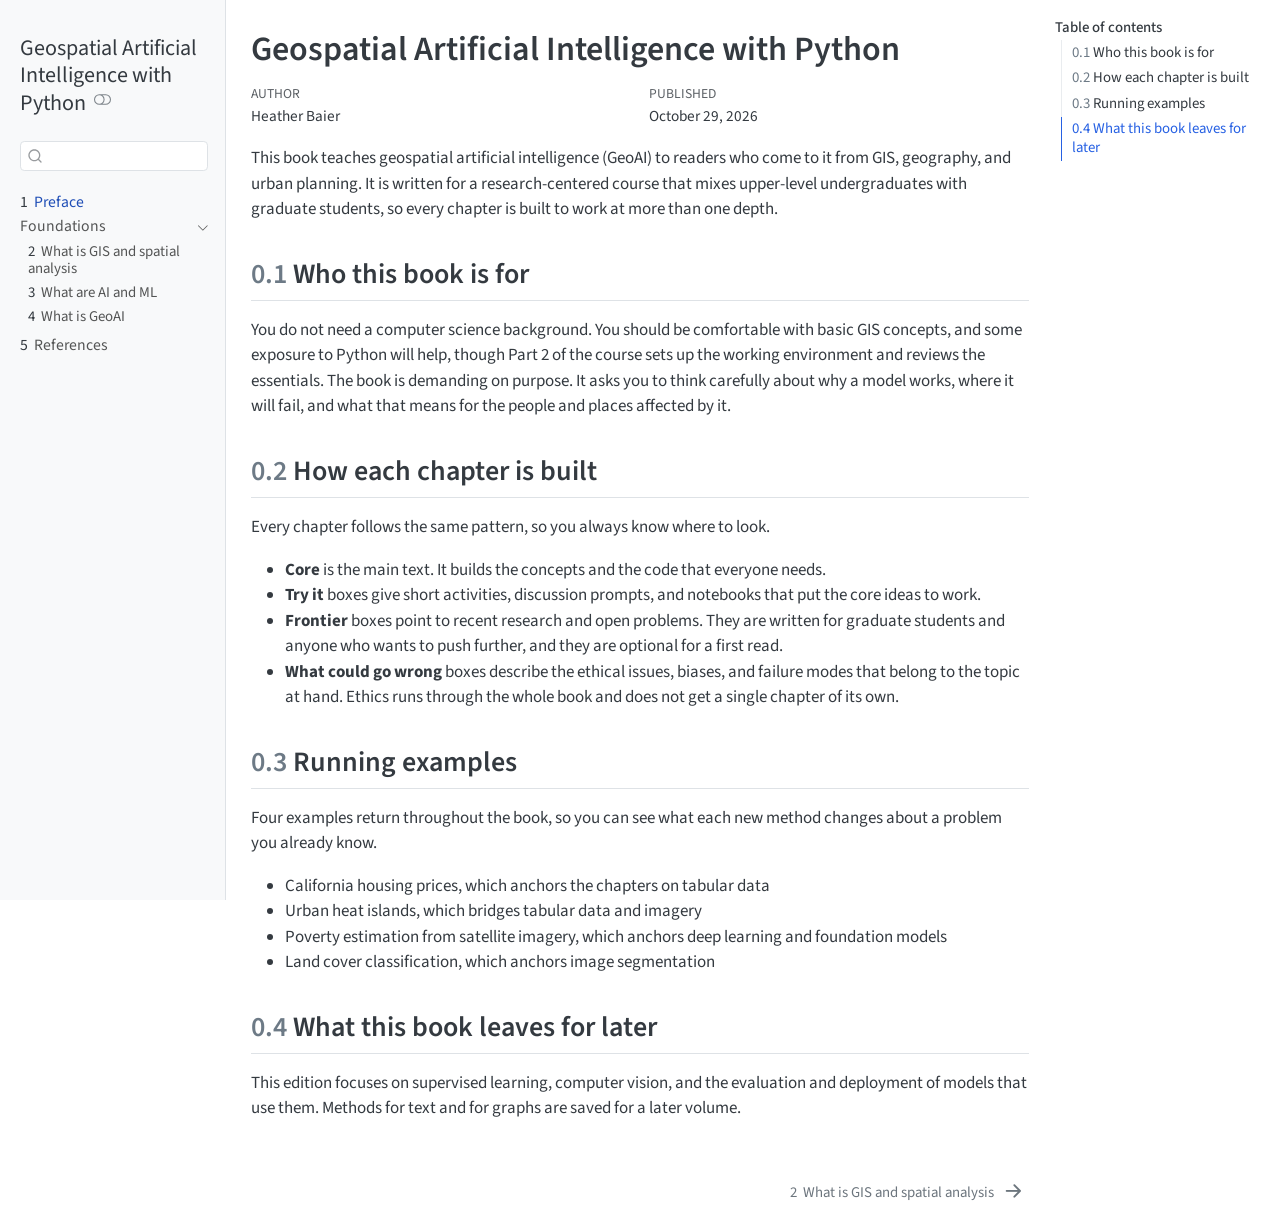
<file: _book/index.html>
<!DOCTYPE html>
<html xmlns="http://www.w3.org/1999/xhtml" lang="en" xml:lang="en"><head>

<meta charset="utf-8">
<meta name="generator" content="quarto-1.10.19">

<meta name="viewport" content="width=device-width, initial-scale=1.0, user-scalable=yes">

<meta name="author" content="Heather Baier">
<meta name="dcterms.date" content="2026-10-29">

<title>Geospatial Artificial Intelligence with Python</title>
<style>
/* Default styles provided by pandoc.
** See https://pandoc.org/MANUAL.html#variables-for-html for config info.
*/
span.smallcaps{font-variant: small-caps;}
div.columns{display: flex; gap: 1.5em;}
div.column{flex: auto;}
@media screen {
div.columns{gap: min(4vw, 1.5em);}
div.column{overflow-x: auto;}
}
div.hanging-indent{margin-left: 1.5em; text-indent: -1.5em;}
ul.task-list{list-style: none;}
ul.task-list li input[type="checkbox"] {
  width: 0.8em;
  margin: 0 0.8em 0.2em -1em; /* quarto-specific, see https://github.com/quarto-dev/quarto-cli/issues/4556 */ 
  vertical-align: middle;
}
</style>


<script src="site_libs/quarto-nav/quarto-nav.js"></script>
<script src="site_libs/quarto-nav/headroom.min.js"></script>
<script src="site_libs/clipboard/clipboard.min.js"></script>
<script src="site_libs/quarto-search/autocomplete.umd.js"></script>
<script src="site_libs/quarto-search/fuse.min.js"></script>
<script src="site_libs/quarto-search/quarto-search.js"></script>
<meta name="quarto:offset" content="./">
<link href="./chapters/01-gis-and-spatial-analysis.html" rel="next">
<script src="site_libs/quarto-html/quarto.js" type="module"></script>
<script src="site_libs/quarto-html/tabsets/tabsets.js" type="module"></script>
<script src="site_libs/quarto-html/popper.min.js"></script>
<script src="site_libs/quarto-html/tippy.umd.min.js"></script>
<script src="site_libs/quarto-html/anchor.min.js"></script>
<link href="site_libs/quarto-html/tippy.css" rel="stylesheet">
<link href="site_libs/quarto-html/quarto-syntax-highlighting-bf27225e3a48a9273f3daa8f8e829971.css" rel="stylesheet" class="quarto-color-scheme" id="quarto-text-highlighting-styles">
<link href="site_libs/quarto-html/quarto-syntax-highlighting-dark-b626d73c4c936ccc3cb08be7d45d1df6.css" rel="stylesheet" class="quarto-color-scheme quarto-color-alternate" id="quarto-text-highlighting-styles">
<link href="site_libs/quarto-html/quarto-syntax-highlighting-bf27225e3a48a9273f3daa8f8e829971.css" rel="stylesheet" class="quarto-color-scheme-extra" id="quarto-text-highlighting-styles">
<script src="site_libs/bootstrap/bootstrap.min.js"></script>
<link href="site_libs/bootstrap/bootstrap-icons.css" rel="stylesheet">
<link href="site_libs/bootstrap/bootstrap-1db9448bce04ad4a05f0a9edc4a645a2.min.css" rel="stylesheet" append-hash="true" class="quarto-color-scheme" id="quarto-bootstrap" data-mode="light">
<link href="site_libs/bootstrap/bootstrap-dark-49f6677da9a0bf211a4a6abd7e17085f.min.css" rel="stylesheet" append-hash="true" class="quarto-color-scheme quarto-color-alternate" id="quarto-bootstrap" data-mode="dark">
<link href="site_libs/bootstrap/bootstrap-1db9448bce04ad4a05f0a9edc4a645a2.min.css" rel="stylesheet" append-hash="true" class="quarto-color-scheme-extra" id="quarto-bootstrap" data-mode="light">
<script id="quarto-search-options" type="application/json">{
  "location": "sidebar",
  "copy-button": false,
  "collapse-after": 3,
  "panel-placement": "start",
  "type": "textbox",
  "limit": 50,
  "keyboard-shortcut": [
    "f",
    "/",
    "s"
  ],
  "show-item-context": false,
  "language": {
    "search-no-results-text": "No results",
    "search-matching-documents-text": "matching documents",
    "search-copy-link-title": "Copy link to search",
    "search-hide-matches-text": "Hide additional matches",
    "search-more-match-text": "more match in this document",
    "search-more-matches-text": "more matches in this document",
    "search-clear-button-title": "Clear",
    "search-text-placeholder": "",
    "search-detached-cancel-button-title": "Cancel",
    "search-submit-button-title": "Submit",
    "search-label": "Search"
  }
}</script>


</head>

<body class="nav-sidebar docked quarto-light"><script id="quarto-html-before-body" type="application/javascript">
    const toggleBodyColorMode = (bsSheetEl) => {
      const mode = bsSheetEl.getAttribute("data-mode");
      const bodyEl = window.document.querySelector("body");
      if (mode === "dark") {
        bodyEl.classList.add("quarto-dark");
        bodyEl.classList.remove("quarto-light");
      } else {
        bodyEl.classList.add("quarto-light");
        bodyEl.classList.remove("quarto-dark");
      }
    }
    const toggleBodyColorPrimary = () => {
      const bsSheetEl = window.document.querySelector("link#quarto-bootstrap:not([rel=disabled-stylesheet])");
      if (bsSheetEl) {
        toggleBodyColorMode(bsSheetEl);
      }
    }
    const setColorSchemeToggle = (alternate) => {
      const toggles = window.document.querySelectorAll('.quarto-color-scheme-toggle');
      for (let i=0; i < toggles.length; i++) {
        const toggle = toggles[i];
        if (toggle) {
          if (alternate) {
            toggle.classList.add("alternate");
          } else {
            toggle.classList.remove("alternate");
          }
        }
      }
    };
    const toggleColorMode = (alternate) => {
      // Switch the stylesheets
      const primaryStylesheets = window.document.querySelectorAll('link.quarto-color-scheme:not(.quarto-color-alternate)');
      const alternateStylesheets = window.document.querySelectorAll('link.quarto-color-scheme.quarto-color-alternate');
      manageTransitions('#quarto-margin-sidebar .nav-link', false);
      if (alternate) {
        // note: dark is layered on light, we don't disable primary!
        enableStylesheet(alternateStylesheets);
        for (const sheetNode of alternateStylesheets) {
          if (sheetNode.id === "quarto-bootstrap") {
            toggleBodyColorMode(sheetNode);
          }
        }
      } else {
        disableStylesheet(alternateStylesheets);
        enableStylesheet(primaryStylesheets)
        toggleBodyColorPrimary();
      }
      manageTransitions('#quarto-margin-sidebar .nav-link', true);
      // Switch the toggles
      setColorSchemeToggle(alternate)
      // Hack to workaround the fact that safari doesn't
      // properly recolor the scrollbar when toggling (#1455)
      if (navigator.userAgent.indexOf('Safari') > 0 && navigator.userAgent.indexOf('Chrome') == -1) {
        manageTransitions("body", false);
        window.scrollTo(0, 1);
        setTimeout(() => {
          window.scrollTo(0, 0);
          manageTransitions("body", true);
        }, 40);
      }
    }
    const disableStylesheet = (stylesheets) => {
      for (let i=0; i < stylesheets.length; i++) {
        const stylesheet = stylesheets[i];
        stylesheet.rel = 'disabled-stylesheet';
      }
    }
    const enableStylesheet = (stylesheets) => {
      for (let i=0; i < stylesheets.length; i++) {
        const stylesheet = stylesheets[i];
        if(stylesheet.rel !== 'stylesheet') { // for Chrome, which will still FOUC without this check
          stylesheet.rel = 'stylesheet';
        }
      }
    }
    const manageTransitions = (selector, allowTransitions) => {
      const els = window.document.querySelectorAll(selector);
      for (let i=0; i < els.length; i++) {
        const el = els[i];
        if (allowTransitions) {
          el.classList.remove('notransition');
        } else {
          el.classList.add('notransition');
        }
      }
    }
    const isFileUrl = () => {
      return window.location.protocol === 'file:';
    }
    const hasAlternateSentinel = () => {
      let styleSentinel = getColorSchemeSentinel();
      if (styleSentinel !== null) {
        return styleSentinel === "alternate";
      } else {
        return false;
      }
    }
    const setStyleSentinel = (alternate) => {
      const value = alternate ? "alternate" : "default";
      if (!isFileUrl()) {
        window.localStorage.setItem("quarto-color-scheme", value);
      } else {
        localAlternateSentinel = value;
      }
    }
    const getColorSchemeSentinel = () => {
      if (!isFileUrl()) {
        const storageValue = window.localStorage.getItem("quarto-color-scheme");
        return storageValue != null ? storageValue : localAlternateSentinel;
      } else {
        return localAlternateSentinel;
      }
    }
    const toggleGiscusIfUsed = (isAlternate, darkModeDefault) => {
      const baseTheme = document.querySelector('#giscus-base-theme')?.value ?? 'light';
      const alternateTheme = document.querySelector('#giscus-alt-theme')?.value ?? 'dark';
      let newTheme = '';
      if(authorPrefersDark) {
        newTheme = isAlternate ? baseTheme : alternateTheme;
      } else {
        newTheme = isAlternate ? alternateTheme : baseTheme;
      }
      const changeGiscusTheme = () => {
        // From: https://github.com/giscus/giscus/issues/336
        const sendMessage = (message) => {
          const iframe = document.querySelector('iframe.giscus-frame');
          if (!iframe) return;
          iframe.contentWindow.postMessage({ giscus: message }, 'https://giscus.app');
        }
        sendMessage({
          setConfig: {
            theme: newTheme
          }
        });
      }
      const isGiscussLoaded = window.document.querySelector('iframe.giscus-frame') !== null;
      if (isGiscussLoaded) {
        changeGiscusTheme();
      }
    };
    const authorPrefersDark = false;
    const darkModeDefault = authorPrefersDark;
      document.querySelector('link#quarto-text-highlighting-styles.quarto-color-scheme-extra').rel = 'disabled-stylesheet';
      document.querySelector('link#quarto-bootstrap.quarto-color-scheme-extra').rel = 'disabled-stylesheet';
    let localAlternateSentinel = darkModeDefault ? 'alternate' : 'default';
    // Dark / light mode switch
    window.quartoToggleColorScheme = () => {
      // Read the current dark / light value
      let toAlternate = !hasAlternateSentinel();
      toggleColorMode(toAlternate);
      setStyleSentinel(toAlternate);
      toggleGiscusIfUsed(toAlternate, darkModeDefault);
      window.dispatchEvent(new Event('resize'));
    };
    // Switch to dark mode if need be
    if (hasAlternateSentinel()) {
      toggleColorMode(true);
    } else {
      toggleColorMode(false);
    }
  </script>

<div id="quarto-search-results"></div>
  <header id="quarto-header" class="headroom fixed-top">
  <nav class="quarto-secondary-nav">
    <div class="container-fluid d-flex">
      <button type="button" class="quarto-btn-toggle btn" data-bs-toggle="collapse" role="button" data-bs-target=".quarto-sidebar-collapse-item" aria-controls="quarto-sidebar" aria-expanded="false" aria-label="Toggle sidebar navigation" onclick="if (window.quartoToggleHeadroom) { window.quartoToggleHeadroom(); }">
        <i class="bi bi-layout-text-sidebar-reverse"></i>
      </button>
        <nav class="quarto-page-breadcrumbs" aria-label="breadcrumb"><ol class="breadcrumb"><li class="breadcrumb-item"><a href="./index.html"><span class="chapter-number">1</span>&nbsp; <span class="chapter-title">Preface</span></a></li></ol></nav>
        <a class="flex-grow-1" role="navigation" data-bs-toggle="collapse" data-bs-target=".quarto-sidebar-collapse-item" aria-controls="quarto-sidebar" aria-expanded="false" aria-label="Toggle sidebar navigation" onclick="if (window.quartoToggleHeadroom) { window.quartoToggleHeadroom(); }">      
        </a>
      <button type="button" class="btn quarto-search-button" aria-label="Search" onclick="window.quartoOpenSearch();">
        <i class="bi bi-search"></i>
      </button>
    </div>
  </nav>
</header>
<!-- content -->
<div id="quarto-content" class="quarto-container page-columns page-rows-contents page-layout-article">
<!-- sidebar -->
  <nav id="quarto-sidebar" class="sidebar collapse collapse-horizontal quarto-sidebar-collapse-item sidebar-navigation docked overflow-auto">
    <div class="pt-lg-2 mt-2 text-left sidebar-header">
    <div class="sidebar-title mb-0 py-0">
      <a href="./">Geospatial Artificial Intelligence with Python</a> 
        <div class="sidebar-tools-main">
  <a href="" class="quarto-color-scheme-toggle quarto-navigation-tool  px-1" onclick="window.quartoToggleColorScheme(); return false;" title="Toggle dark mode"><i class="bi"></i></a>
</div>
    </div>
      </div>
        <div class="mt-2 flex-shrink-0 align-items-center">
        <div class="sidebar-search">
        <div id="quarto-search" class="" title="Search"></div>
        </div>
        </div>
    <div class="sidebar-menu-container"> 
    <ul class="list-unstyled mt-1">
        <li class="sidebar-item">
  <div class="sidebar-item-container"> 
  <a href="./index.html" class="sidebar-item-text sidebar-link active">
 <span class="menu-text"><span class="chapter-number">1</span>&nbsp; <span class="chapter-title">Preface</span></span></a>
  </div>
</li>
        <li class="sidebar-item sidebar-item-section">
      <div class="sidebar-item-container"> 
            <a class="sidebar-item-text sidebar-link text-start" data-bs-toggle="collapse" data-bs-target="#quarto-sidebar-section-1" role="navigation" aria-expanded="true">
 <span class="menu-text">Foundations</span></a>
          <a class="sidebar-item-toggle text-start" data-bs-toggle="collapse" data-bs-target="#quarto-sidebar-section-1" role="navigation" aria-expanded="true" aria-label="Toggle section">
            <i class="bi bi-chevron-right ms-2"></i>
          </a> 
      </div>
      <ul id="quarto-sidebar-section-1" class="collapse list-unstyled sidebar-section depth1 show">  
          <li class="sidebar-item">
  <div class="sidebar-item-container"> 
  <a href="./chapters/01-gis-and-spatial-analysis.html" class="sidebar-item-text sidebar-link">
 <span class="menu-text"><span class="chapter-number">2</span>&nbsp; <span class="chapter-title">What is GIS and spatial analysis</span></span></a>
  </div>
</li>
          <li class="sidebar-item">
  <div class="sidebar-item-container"> 
  <a href="./chapters/02-ai-and-machine-learning.html" class="sidebar-item-text sidebar-link">
 <span class="menu-text"><span class="chapter-number">3</span>&nbsp; <span class="chapter-title">What are AI and ML</span></span></a>
  </div>
</li>
          <li class="sidebar-item">
  <div class="sidebar-item-container"> 
  <a href="./chapters/03-what-is-geoai.html" class="sidebar-item-text sidebar-link">
 <span class="menu-text"><span class="chapter-number">4</span>&nbsp; <span class="chapter-title">What is GeoAI</span></span></a>
  </div>
</li>
      </ul>
  </li>
        <li class="sidebar-item">
  <div class="sidebar-item-container"> 
  <a href="./references.html" class="sidebar-item-text sidebar-link">
 <span class="menu-text"><span class="chapter-number">5</span>&nbsp; <span class="chapter-title">References</span></span></a>
  </div>
</li>
    </ul>
    </div>
</nav>
<div id="quarto-sidebar-glass" class="quarto-sidebar-collapse-item" data-bs-toggle="collapse" data-bs-target=".quarto-sidebar-collapse-item"></div>
<!-- margin-sidebar -->
    <div id="quarto-margin-sidebar" class="sidebar margin-sidebar">
        <nav id="TOC" role="doc-toc" class="toc-active">
    <h2 id="toc-title">Table of contents</h2>
   
  <ul>
  <li><a href="#who-this-book-is-for" id="toc-who-this-book-is-for" class="nav-link active" data-scroll-target="#who-this-book-is-for"><span class="header-section-number">0.1</span> Who this book is for</a></li>
  <li><a href="#how-each-chapter-is-built" id="toc-how-each-chapter-is-built" class="nav-link" data-scroll-target="#how-each-chapter-is-built"><span class="header-section-number">0.2</span> How each chapter is built</a></li>
  <li><a href="#running-examples" id="toc-running-examples" class="nav-link" data-scroll-target="#running-examples"><span class="header-section-number">0.3</span> Running examples</a></li>
  <li><a href="#what-this-book-leaves-for-later" id="toc-what-this-book-leaves-for-later" class="nav-link" data-scroll-target="#what-this-book-leaves-for-later"><span class="header-section-number">0.4</span> What this book leaves for later</a></li>
  </ul>
</nav>
    </div>
<!-- main -->
<main class="content" id="quarto-document-content">


<header id="title-block-header" class="quarto-title-block default">
<div class="quarto-title">
<h1 class="title">Geospatial Artificial Intelligence with Python</h1>
</div>



<div class="quarto-title-meta">

    <div>
    <div class="quarto-title-meta-heading">Author</div>
    <div class="quarto-title-meta-contents">
             <p>Heather Baier </p>
          </div>
  </div>
    
    <div>
    <div class="quarto-title-meta-heading">Published</div>
    <div class="quarto-title-meta-contents">
      <p class="date">October 29, 2026</p>
    </div>
  </div>
  
    
  </div>
  


</header>


<p>This book teaches geospatial artificial intelligence (GeoAI) to readers who come to it from GIS, geography, and urban planning. It is written for a research-centered course that mixes upper-level undergraduates with graduate students, so every chapter is built to work at more than one depth.</p>
<section id="who-this-book-is-for" class="level2" data-number="0.1">
<h2 data-number="0.1" class="anchored" data-anchor-id="who-this-book-is-for"><span class="header-section-number">0.1</span> Who this book is for</h2>
<p>You do not need a computer science background. You should be comfortable with basic GIS concepts, and some exposure to Python will help, though Part 2 of the course sets up the working environment and reviews the essentials. The book is demanding on purpose. It asks you to think carefully about why a model works, where it will fail, and what that means for the people and places affected by it.</p>
</section>
<section id="how-each-chapter-is-built" class="level2" data-number="0.2">
<h2 data-number="0.2" class="anchored" data-anchor-id="how-each-chapter-is-built"><span class="header-section-number">0.2</span> How each chapter is built</h2>
<p>Every chapter follows the same pattern, so you always know where to look.</p>
<ul>
<li><strong>Core</strong> is the main text. It builds the concepts and the code that everyone needs.</li>
<li><strong>Try it</strong> boxes give short activities, discussion prompts, and notebooks that put the core ideas to work.</li>
<li><strong>Frontier</strong> boxes point to recent research and open problems. They are written for graduate students and anyone who wants to push further, and they are optional for a first read.</li>
<li><strong>What could go wrong</strong> boxes describe the ethical issues, biases, and failure modes that belong to the topic at hand. Ethics runs through the whole book and does not get a single chapter of its own.</li>
</ul>
</section>
<section id="running-examples" class="level2" data-number="0.3">
<h2 data-number="0.3" class="anchored" data-anchor-id="running-examples"><span class="header-section-number">0.3</span> Running examples</h2>
<p>Four examples return throughout the book, so you can see what each new method changes about a problem you already know.</p>
<ul>
<li>California housing prices, which anchors the chapters on tabular data</li>
<li>Urban heat islands, which bridges tabular data and imagery</li>
<li>Poverty estimation from satellite imagery, which anchors deep learning and foundation models</li>
<li>Land cover classification, which anchors image segmentation</li>
</ul>
</section>
<section id="what-this-book-leaves-for-later" class="level2" data-number="0.4">
<h2 data-number="0.4" class="anchored" data-anchor-id="what-this-book-leaves-for-later"><span class="header-section-number">0.4</span> What this book leaves for later</h2>
<p>This edition focuses on supervised learning, computer vision, and the evaluation and deployment of models that use them. Methods for text and for graphs are saved for a later volume.</p>


</section>

</main> <!-- /main -->
<script id="quarto-html-after-body" type="application/javascript">
  window.document.addEventListener("DOMContentLoaded", function (event) {
    // Ensure there is a toggle, if there isn't float one in the top right
    if (window.document.querySelector('.quarto-color-scheme-toggle') === null) {
      const a = window.document.createElement('a');
      a.classList.add('top-right');
      a.classList.add('quarto-color-scheme-toggle');
      a.href = "";
      a.onclick = function() { try { window.quartoToggleColorScheme(); } catch {} return false; };
      const i = window.document.createElement("i");
      i.classList.add('bi');
      a.appendChild(i);
      window.document.body.appendChild(a);
    }
    setColorSchemeToggle(hasAlternateSentinel())
    const icon = "";
    const anchorJS = new window.AnchorJS();
    anchorJS.options = {
      placement: 'right',
      icon: icon
    };
    anchorJS.add('.anchored');
    const isCodeAnnotation = (el) => {
      for (const clz of el.classList) {
        if (clz.startsWith('code-annotation-')) {                     
          return true;
        }
      }
      return false;
    }
    const onCopySuccess = function(e) {
      // button target
      const button = e.trigger;
      // don't keep focus
      button.blur();
      // flash "checked"
      button.classList.add('code-copy-button-checked');
      var currentTitle = button.getAttribute("title");
      button.setAttribute("title", "Copied!");
      let tooltip;
      if (window.bootstrap) {
        button.setAttribute("data-bs-toggle", "tooltip");
        button.setAttribute("data-bs-placement", "left");
        button.setAttribute("data-bs-title", "Copied!");
        tooltip = new bootstrap.Tooltip(button, 
          { trigger: "manual", 
            customClass: "code-copy-button-tooltip",
            offset: [0, -8]});
        tooltip.show();    
      }
      setTimeout(function() {
        if (tooltip) {
          tooltip.hide();
          button.removeAttribute("data-bs-title");
          button.removeAttribute("data-bs-toggle");
          button.removeAttribute("data-bs-placement");
        }
        button.setAttribute("title", currentTitle);
        button.classList.remove('code-copy-button-checked');
      }, 1000);
      // clear code selection
      e.clearSelection();
    }
    const getTextToCopy = function(trigger) {
      const outerScaffold = trigger.parentElement.cloneNode(true);
      const codeEl = outerScaffold.querySelector('code');
      for (const childEl of codeEl.children) {
        if (isCodeAnnotation(childEl)) {
          childEl.remove();
        }
      }
      return codeEl.innerText;
    }
    const clipboard = new window.ClipboardJS('.code-copy-button:not([data-in-quarto-modal])', {
      text: getTextToCopy
    });
    clipboard.on('success', onCopySuccess);
    if (window.document.getElementById('quarto-embedded-source-code-modal')) {
      const clipboardModal = new window.ClipboardJS('.code-copy-button[data-in-quarto-modal]', {
        text: getTextToCopy,
        container: window.document.getElementById('quarto-embedded-source-code-modal')
      });
      clipboardModal.on('success', onCopySuccess);
    }
      var localhostRegex = new RegExp(/^(?:http|https):\/\/localhost\:?[0-9]*\//);
      var mailtoRegex = new RegExp(/^mailto:/);
        var filterRegex = new RegExp('/' + window.location.host + '/');
      var isInternal = (href) => {
          return filterRegex.test(href) || localhostRegex.test(href) || mailtoRegex.test(href);
      }
      // Inspect non-navigation links and adorn them if external
     var links = window.document.querySelectorAll('a[href]:not(.nav-link):not(.navbar-brand):not(.toc-action):not(.sidebar-link):not(.sidebar-item-toggle):not(.pagination-link):not(.no-external):not([aria-hidden]):not(.dropdown-item):not(.quarto-navigation-tool):not(.about-link)');
      for (var i=0; i<links.length; i++) {
        const link = links[i];
        if (!isInternal(link.href)) {
          // undo the damage that might have been done by quarto-nav.js in the case of
          // links that we want to consider external
          if (link.dataset.originalHref !== undefined) {
            link.href = link.dataset.originalHref;
          }
        }
      }
    function tippyHover(el, contentFn, onTriggerFn, onUntriggerFn) {
      const config = {
        allowHTML: true,
        maxWidth: 500,
        delay: 100,
        arrow: false,
        appendTo: function(el) {
            return el.parentElement;
        },
        interactive: true,
        interactiveBorder: 10,
        theme: 'quarto',
        placement: 'bottom-start',
      };
      if (contentFn) {
        config.content = contentFn;
      }
      if (onTriggerFn) {
        config.onTrigger = onTriggerFn;
      }
      if (onUntriggerFn) {
        config.onUntrigger = onUntriggerFn;
      }
      window.tippy(el, config); 
    }
    const noterefs = window.document.querySelectorAll('a[role="doc-noteref"]');
    for (var i=0; i<noterefs.length; i++) {
      const ref = noterefs[i];
      tippyHover(ref, function() {
        // use id or data attribute instead here
        let href = ref.getAttribute('data-footnote-href') || ref.getAttribute('href');
        try { href = new URL(href).hash; } catch {}
        const id = href.replace(/^#\/?/, "");
        const note = window.document.getElementById(id);
        if (note) {
          return note.innerHTML;
        } else {
          return "";
        }
      });
    }
    const xrefs = window.document.querySelectorAll('a.quarto-xref');
    const processXRef = (id, note) => {
      // Strip column container classes
      const stripColumnClz = (el) => {
        el.classList.remove("page-full", "page-columns");
        if (el.children) {
          for (const child of el.children) {
            stripColumnClz(child);
          }
        }
      }
      stripColumnClz(note)
      if (id === null || id.startsWith('sec-')) {
        // Special case sections, only their first couple elements
        const container = document.createElement("div");
        if (note.children && note.children.length > 2) {
          container.appendChild(note.children[0].cloneNode(true));
          for (let i = 1; i < note.children.length; i++) {
            const child = note.children[i];
            if (child.tagName === "P" && child.innerText === "") {
              continue;
            } else {
              container.appendChild(child.cloneNode(true));
              break;
            }
          }
          if (window.Quarto?.typesetMath) {
            window.Quarto.typesetMath(container);
          }
          return container.innerHTML
        } else {
          if (window.Quarto?.typesetMath) {
            window.Quarto.typesetMath(note);
          }
          return note.innerHTML;
        }
      } else {
        // Remove any anchor links if they are present
        const anchorLink = note.querySelector('a.anchorjs-link');
        if (anchorLink) {
          anchorLink.remove();
        }
        if (window.Quarto?.typesetMath) {
          window.Quarto.typesetMath(note);
        }
        if (note.classList.contains("callout")) {
          return note.outerHTML;
        } else {
          return note.innerHTML;
        }
      }
    }
    for (var i=0; i<xrefs.length; i++) {
      const xref = xrefs[i];
      tippyHover(xref, undefined, function(instance) {
        instance.disable();
        let url = xref.getAttribute('href');
        let hash = undefined; 
        if (url.startsWith('#')) {
          hash = url;
        } else {
          try { hash = new URL(url).hash; } catch {}
        }
        if (hash) {
          const id = hash.replace(/^#\/?/, "");
          const note = window.document.getElementById(id);
          if (note !== null) {
            try {
              const html = processXRef(id, note.cloneNode(true));
              instance.setContent(html);
            } finally {
              instance.enable();
              instance.show();
            }
          } else {
            // See if we can fetch this
            fetch(url.split('#')[0])
            .then(res => res.text())
            .then(html => {
              const parser = new DOMParser();
              const htmlDoc = parser.parseFromString(html, "text/html");
              const note = htmlDoc.getElementById(id);
              if (note !== null) {
                const html = processXRef(id, note);
                instance.setContent(html);
              } 
            }).finally(() => {
              instance.enable();
              instance.show();
            });
          }
        } else {
          // See if we can fetch a full url (with no hash to target)
          // This is a special case and we should probably do some content thinning / targeting
          fetch(url)
          .then(res => res.text())
          .then(html => {
            const parser = new DOMParser();
            const htmlDoc = parser.parseFromString(html, "text/html");
            const note = htmlDoc.querySelector('main.content');
            if (note !== null) {
              // This should only happen for chapter cross references
              // (since there is no id in the URL)
              // remove the first header
              if (note.children.length > 0 && note.children[0].tagName === "HEADER") {
                note.children[0].remove();
              }
              const html = processXRef(null, note);
              instance.setContent(html);
            } 
          }).finally(() => {
            instance.enable();
            instance.show();
          });
        }
      }, function(instance) {
      });
    }
        let selectedAnnoteEl;
        const selectorForAnnotation = ( cell, annotation) => {
          let cellAttr = 'data-code-cell="' + cell + '"';
          let lineAttr = 'data-code-annotation="' +  annotation + '"';
          const selector = 'span[' + cellAttr + '][' + lineAttr + ']';
          return selector;
        }
        const selectCodeLines = (annoteEl) => {
          const doc = window.document;
          const targetCell = annoteEl.getAttribute("data-target-cell");
          const targetAnnotation = annoteEl.getAttribute("data-target-annotation");
          const annoteSpan = window.document.querySelector(selectorForAnnotation(targetCell, targetAnnotation));
          const lines = annoteSpan.getAttribute("data-code-lines").split(",");
          const lineIds = lines.map((line) => {
            return targetCell + "-" + line;
          })
          let top = null;
          let height = null;
          let parent = null;
          if (lineIds.length > 0) {
              //compute the position of the single el (top and bottom and make a div)
              const el = window.document.getElementById(lineIds[0]);
              top = el.offsetTop;
              height = el.offsetHeight;
              parent = el.parentElement.parentElement;
            if (lineIds.length > 1) {
              const lastEl = window.document.getElementById(lineIds[lineIds.length - 1]);
              const bottom = lastEl.offsetTop + lastEl.offsetHeight;
              height = bottom - top;
            }
            if (top !== null && height !== null && parent !== null) {
              // cook up a div (if necessary) and position it 
              let div = window.document.getElementById("code-annotation-line-highlight");
              if (div === null) {
                div = window.document.createElement("div");
                div.setAttribute("id", "code-annotation-line-highlight");
                div.style.position = 'absolute';
                parent.appendChild(div);
              }
              div.style.top = top - 2 + "px";
              div.style.height = height + 4 + "px";
              div.style.left = 0;
              let gutterDiv = window.document.getElementById("code-annotation-line-highlight-gutter");
              if (gutterDiv === null) {
                gutterDiv = window.document.createElement("div");
                gutterDiv.setAttribute("id", "code-annotation-line-highlight-gutter");
                gutterDiv.style.position = 'absolute';
                const codeCell = window.document.getElementById(targetCell);
                const gutter = codeCell.querySelector('.code-annotation-gutter');
                gutter.appendChild(gutterDiv);
              }
              gutterDiv.style.top = top - 2 + "px";
              gutterDiv.style.height = height + 4 + "px";
            }
            selectedAnnoteEl = annoteEl;
          }
        };
        const unselectCodeLines = () => {
          const elementsIds = ["code-annotation-line-highlight", "code-annotation-line-highlight-gutter"];
          elementsIds.forEach((elId) => {
            const div = window.document.getElementById(elId);
            if (div) {
              div.remove();
            }
          });
          selectedAnnoteEl = undefined;
        };
          // Handle positioning of the toggle
      window.addEventListener(
        "resize",
        throttle(() => {
          elRect = undefined;
          if (selectedAnnoteEl) {
            selectCodeLines(selectedAnnoteEl);
          }
        }, 10)
      );
      function throttle(fn, ms) {
      let throttle = false;
      let timer;
        return (...args) => {
          if(!throttle) { // first call gets through
              fn.apply(this, args);
              throttle = true;
          } else { // all the others get throttled
              if(timer) clearTimeout(timer); // cancel #2
              timer = setTimeout(() => {
                fn.apply(this, args);
                timer = throttle = false;
              }, ms);
          }
        };
      }
        // Attach click handler to the DT
        const annoteDls = window.document.querySelectorAll('dt[data-target-cell]');
        for (const annoteDlNode of annoteDls) {
          annoteDlNode.addEventListener('click', (event) => {
            const clickedEl = event.target;
            if (clickedEl !== selectedAnnoteEl) {
              unselectCodeLines();
              const activeEl = window.document.querySelector('dt[data-target-cell].code-annotation-active');
              if (activeEl) {
                activeEl.classList.remove('code-annotation-active');
              }
              selectCodeLines(clickedEl);
              clickedEl.classList.add('code-annotation-active');
            } else {
              // Unselect the line
              unselectCodeLines();
              clickedEl.classList.remove('code-annotation-active');
            }
          });
        }
    const findCites = (el) => {
      const parentEl = el.parentElement;
      if (parentEl) {
        const cites = parentEl.dataset.cites;
        if (cites) {
          return {
            el,
            cites: cites.split(' ')
          };
        } else {
          return findCites(el.parentElement)
        }
      } else {
        return undefined;
      }
    };
    var bibliorefs = window.document.querySelectorAll('a[role="doc-biblioref"]');
    for (var i=0; i<bibliorefs.length; i++) {
      const ref = bibliorefs[i];
      const citeInfo = findCites(ref);
      if (citeInfo) {
        tippyHover(citeInfo.el, function() {
          var popup = window.document.createElement('div');
          citeInfo.cites.forEach(function(cite) {
            var citeDiv = window.document.createElement('div');
            citeDiv.classList.add('hanging-indent');
            citeDiv.classList.add('csl-entry');
            var biblioDiv = window.document.getElementById('ref-' + cite);
            if (biblioDiv) {
              citeDiv.innerHTML = biblioDiv.innerHTML;
            }
            popup.appendChild(citeDiv);
          });
          return popup.innerHTML;
        });
      }
    }
  });
  </script>
<nav class="page-navigation">
  <div class="nav-page nav-page-previous">
  </div>
  <div class="nav-page nav-page-next">
      <a href="./chapters/01-gis-and-spatial-analysis.html" class="pagination-link" aria-label="What is GIS and spatial analysis">
        <span class="nav-page-text"><span class="chapter-number">2</span>&nbsp; <span class="chapter-title">What is GIS and spatial analysis</span></span> <i class="bi bi-arrow-right-short"></i>
      </a>
  </div>
</nav>
</div> <!-- /content -->




</body></html>
</file>
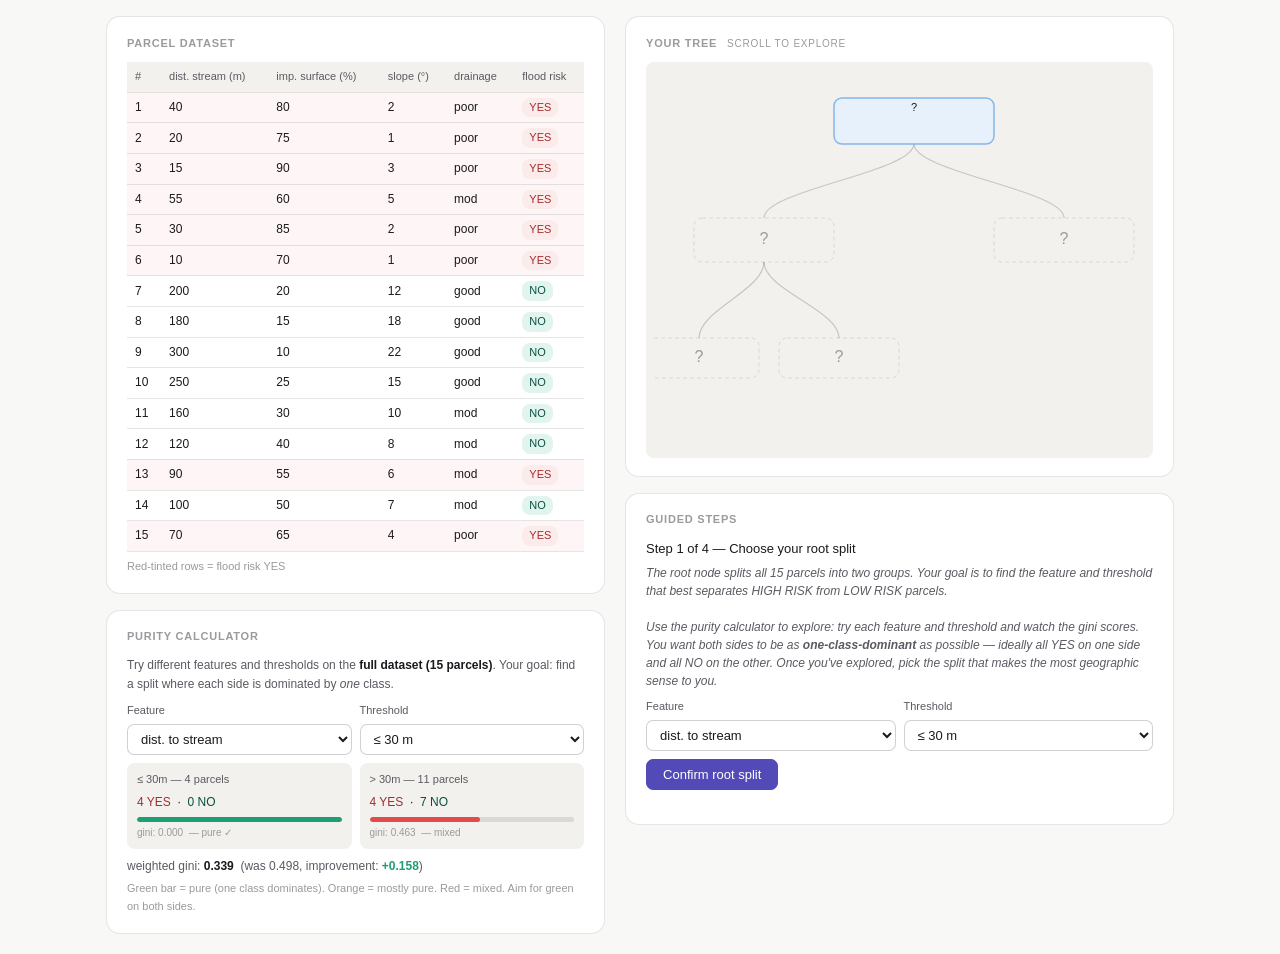
<file: explorers/decision-tree.html>
<!DOCTYPE html>
<html lang="en">
<head>

<meta charset="UTF-8">
<meta name="viewport" content="width=device-width, initial-scale=1.0">
<title>Decision tree explorer</title>
<style>
  *, *::before, *::after { box-sizing: border-box; margin: 0; padding: 0; }

  :root {
    --bg:        #f8f8f6;
    --surface:   #ffffff;
    --surface2:  #f2f1ed;
    --border:    rgba(0,0,0,0.10);
    --border2:   rgba(0,0,0,0.18);
    --text:      #1a1a1e;
    --text2:     #5a5a62;
    --text3:     #9a9a9f;
    --blue-bg:   #e6f1fb;
    --blue-bd:   #85b7eb;
    --blue-txt:  #0c447c;
    --green-bg:  #e1f5ee;
    --green-bd:  #5dcaa5;
    --green-txt: #085041;
    --red-bg:    #fcebeb;
    --red-bd:    #f09595;
    --red-txt:   #a32d2d;
    --amber-bg:  #faeeda;
    --amber-bd:  #ef9f27;
    --amber-txt: #633806;
    --purple:    #534ab7;
    --radius:    10px;
    --radius-lg: 14px;
  }

  :root[data-theme="dark"] {
    --bg:        #16161a;
    --surface:   #1e1e24;
    --surface2:  #26262e;
    --border:    rgba(255,255,255,0.10);
    --border2:   rgba(255,255,255,0.18);
    --text:      #e8e8ec;
    --text2:     #9a9aa4;
    --text3:     #5a5a62;
    --blue-bg:   #0c2a44;
    --blue-bd:   #185fa5;
    --blue-txt:  #b5d4f4;
    --green-bg:  #04251c;
    --green-bd:  #0f6e56;
    --green-txt: #9fe1cb;
    --red-bg:    #2a0a0a;
    --red-bd:    #a32d2d;
    --red-txt:   #f7c1c1;
    --amber-bg:  #2a1a04;
    --amber-bd:  #854f0b;
    --amber-txt: #fac775;
  }

  @media (prefers-color-scheme: dark) {
    :root:not([data-theme="light"]) {
      --bg:        #16161a;
      --surface:   #1e1e24;
      --surface2:  #26262e;
      --border:    rgba(255,255,255,0.10);
      --border2:   rgba(255,255,255,0.18);
      --text:      #e8e8ec;
      --text2:     #9a9aa4;
      --text3:     #5a5a62;
      --blue-bg:   #0c2a44;
      --blue-bd:   #185fa5;
      --blue-txt:  #b5d4f4;
      --green-bg:  #04251c;
      --green-bd:  #0f6e56;
      --green-txt: #9fe1cb;
      --red-bg:    #2a0a0a;
      --red-bd:    #a32d2d;
      --red-txt:   #f7c1c1;
      --amber-bg:  #2a1a04;
      --amber-bd:  #854f0b;
      --amber-txt: #fac775;
    }
  }

  html { overflow: hidden; }
  body { background: var(--bg); color: var(--text); font-family: -apple-system, BlinkMacSystemFont, "Segoe UI", sans-serif; font-size: 15px; line-height: 1.6; }


  /* ── App layout ── */
  .app { display: grid; grid-template-columns: minmax(0, 1fr) minmax(0, 1.1fr); gap: 1.25rem; max-width: 1100px; margin: 0 auto; padding: 1rem 1rem 1.25rem; align-items: start; }
  #tree-scroll:active { cursor: grabbing; }

  /* ── Panel ── */
  .panel { background: var(--surface); border: 1px solid var(--border); border-radius: var(--radius-lg); padding: 1.1rem 1.25rem; }
  .panel-title { font-size: 11px; font-weight: 600; letter-spacing: .07em; text-transform: uppercase; color: var(--text3); margin-bottom: 10px; }

  /* ── Table ── */
  table { width: 100%; border-collapse: collapse; font-size: 12px; }
  th { background: var(--surface2); color: var(--text2); font-weight: 500; padding: 6px 8px; text-align: left; border-bottom: 1px solid var(--border); font-size: 11px; }
  td { padding: 5px 8px; border-bottom: 1px solid var(--border); color: var(--text); }
  tr.row-yes td { background: rgba(228,75,74,0.05); }
  .badge { display: inline-block; padding: 1px 7px; border-radius: 8px; font-size: 11px; font-weight: 500; }
  .badge-yes { background: var(--red-bg); color: var(--red-txt); }
  .badge-no  { background: var(--green-bg); color: var(--green-txt); }

  /* ── Controls ── */
  select, input[type=number] { font-size: 13px; padding: 6px 9px; border-radius: 7px; border: 1px solid var(--border2); background: var(--surface); color: var(--text); width: 100%; }
  select:focus, input:focus { outline: 2px solid var(--purple); outline-offset: 1px; border-color: transparent; }
  .row2 { display: flex; gap: 8px; margin-bottom: 8px; }
  .row2 > * { flex: 1; min-width: 0; }
  .field-label { font-size: 11px; color: var(--text2); margin-bottom: 4px; }
  button.btn { padding: 7px 16px; font-size: 13px; border-radius: 7px; cursor: pointer; border: 1px solid var(--border2); background: var(--surface2); color: var(--text); transition: background .15s; }
  button.btn:hover { background: var(--border); }
  button.btn.primary { background: var(--purple); color: #fff; border-color: var(--purple); }
  button.btn.primary:hover { opacity: .88; }
  .btn-row { display: flex; gap: 8px; flex-wrap: wrap; }

  /* ── Feedback ── */
  .feedback { font-size: 12px; margin-top: 8px; padding: 7px 11px; border-radius: 7px; display: none; line-height: 1.5; }
  .feedback.show-ok   { display: block; background: var(--green-bg); color: var(--green-txt); }
  .feedback.show-hint { display: block; background: var(--amber-bg); color: var(--amber-txt); }

  /* ── Step blocks ── */
  .step-block { margin-bottom: 1rem; }
  .step-q    { font-size: 13px; color: var(--text); margin-bottom: 6px; line-height: 1.5; font-weight: 500; }
  .step-hint { font-size: 12px; color: var(--text2); margin-bottom: 8px; line-height: 1.5; font-style: italic; }

  /* ── Purity boxes ── */
  .purity-grid { display: grid; grid-template-columns: 1fr 1fr; gap: 8px; margin-bottom: 8px; }
  .purity-box { background: var(--surface2); border-radius: 8px; padding: 8px 10px; }
  .purity-box-label { font-size: 11px; color: var(--text2); margin-bottom: 4px; }
  .purity-counts { font-size: 12px; }
  .purity-bar { height: 5px; border-radius: 3px; background: var(--border); margin-top: 5px; overflow: hidden; }
  .purity-fill { height: 100%; border-radius: 3px; transition: width .3s; }
  .purity-gini { font-size: 10px; color: var(--text3); margin-top: 3px; }
  .purity-summary { font-size: 12px; color: var(--text2); }

  /* ── Tree SVG ── */
  .tree-wrap { width: 100%; overflow: visible; }
  .tree-wrap svg { width: 100%; }
  .t-edge { stroke: var(--border2); stroke-width: 1.2; fill: none; }
  .t-elabel { font-size: 10px; fill: var(--text3); font-family: inherit; }
  .t-box { rx: 8; fill: var(--surface2); stroke: var(--border); stroke-width: 1; }
  .t-box-active { fill: var(--blue-bg); stroke: var(--blue-bd); stroke-width: 1.5; }
  .t-box-leaf-yes { fill: var(--red-bg); stroke: var(--red-bd); stroke-width: 1.5; }
  .t-box-leaf-no  { fill: var(--green-bg); stroke: var(--green-bd); stroke-width: 1.5; }
  .t-box-pending  { fill: var(--surface2); stroke: var(--border); stroke-width: 1; stroke-dasharray: 4 3; }
  .t-text  { font-size: 11px; fill: var(--text); font-family: inherit; font-weight: 500; }
  .t-sub   { font-size: 10px; fill: var(--text2); font-family: inherit; }

  /* ── Complete banner ── */
  .complete-banner { background: var(--green-bg); border: 1px solid var(--green-bd); border-radius: 9px; padding: 12px 14px; font-size: 13px; color: var(--green-txt); line-height: 1.6; }
  .complete-banner strong { font-weight: 600; display: block; margin-bottom: 4px; }

  /* ── Info box ── */
  .info-box { background: var(--surface2); border-radius: 8px; padding: 9px 12px; font-size: 12px; color: var(--text2); line-height: 1.6; margin-top: 8px; }
  .info-box strong { color: var(--text); }

  /* ── Step confirmed badge ── */
  .confirmed-badge { display: inline-block; background: var(--surface2); border: 1px solid var(--border); border-radius: 8px; padding: 8px 12px; font-size: 12px; color: var(--text2); margin-bottom: 10px; width: 100%; }
  .confirmed-badge strong { color: var(--text); }

  @media (max-width: 700px) {
    .app { grid-template-columns: 1fr; }
  }
</style>
</head>
<body>



<div class="app">

  <!-- Left col: data + purity calc -->
  <div style="display:flex;flex-direction:column;gap:1rem;">

    <div class="panel">
      <div class="panel-title">parcel dataset</div>
      <div style="overflow-x:auto;">
        <table>
          <thead><tr>
            <th>#</th>
            <th>dist. stream (m)</th>
            <th>imp. surface (%)</th>
            <th>slope (°)</th>
            <th>drainage</th>
            <th>flood risk</th>
          </tr></thead>
          <tbody id="tbody"></tbody>
        </table>
      </div>
      <div style="font-size:11px;color:var(--text3);margin-top:6px;">Red-tinted rows = flood risk YES</div>
    </div>

    <div class="panel">
      <div class="panel-title">purity calculator</div>
      <div style="font-size:12px;color:var(--text2);margin-bottom:8px;">
        Try different features and thresholds on the <strong id="split-ctx-label" style="color:var(--text);">full dataset (15 parcels)</strong>. Your goal: find a split where each side is dominated by <em>one</em> class.
      </div>
      <div class="row2">
        <div>
          <div class="field-label">Feature</div>
          <select id="feat-sel" onchange="syncStepDropdowns('feat'); updateThresholds('feat-sel','thresh-sel'); calcPurity()">
            <option value="dist">dist. to stream</option>
            <option value="imp">imp. surface %</option>
            <option value="slope">slope</option>
            <option value="drain">drainage class</option>
          </select>
        </div>
        <div>
          <div class="field-label">Threshold</div>
          <select id="thresh-sel" onchange="syncStepDropdowns('thresh'); calcPurity()"></select>
        </div>
      </div>
      <div id="purity-out"></div>
    </div>

  </div>

  <!-- Right col: tree + steps -->
  <div style="display:flex;flex-direction:column;gap:1rem;">

    <div class="panel">
      <div class="panel-title">your tree <span style="font-weight:400;font-size:10px;color:var(--text3);margin-left:6px;">scroll to explore</span></div>
      <div style="overflow:auto;cursor:grab;border-radius:8px;background:var(--surface2);padding:8px;" id="tree-scroll">
        <svg id="treesvg" viewBox="0 0 590 380" width="590" height="380" style="display:block;min-width:590px;"></svg>
      </div>
    </div>

    <div class="panel" id="steps-panel"></div>

  </div>
</div>

<script>
/* ═══════════════════════════ DATA ═══════════════════════════ */
const parcels = [
  {id:1,  dist:40,  imp:80, slope:2,  drain:'poor', flood:'YES'},
  {id:2,  dist:20,  imp:75, slope:1,  drain:'poor', flood:'YES'},
  {id:3,  dist:15,  imp:90, slope:3,  drain:'poor', flood:'YES'},
  {id:4,  dist:55,  imp:60, slope:5,  drain:'mod',  flood:'YES'},
  {id:5,  dist:30,  imp:85, slope:2,  drain:'poor', flood:'YES'},
  {id:6,  dist:10,  imp:70, slope:1,  drain:'poor', flood:'YES'},
  {id:7,  dist:200, imp:20, slope:12, drain:'good', flood:'NO'},
  {id:8,  dist:180, imp:15, slope:18, drain:'good', flood:'NO'},
  {id:9,  dist:300, imp:10, slope:22, drain:'good', flood:'NO'},
  {id:10, dist:250, imp:25, slope:15, drain:'good', flood:'NO'},
  {id:11, dist:160, imp:30, slope:10, drain:'mod',  flood:'NO'},
  {id:12, dist:120, imp:40, slope:8,  drain:'mod',  flood:'NO'},
  {id:13, dist:90,  imp:55, slope:6,  drain:'mod',  flood:'YES'},
  {id:14, dist:100, imp:50, slope:7,  drain:'mod',  flood:'NO'},
  {id:15, dist:70,  imp:65, slope:4,  drain:'poor', flood:'YES'},
];

const featMeta = {
  dist:  {label:'dist. to stream', thresholds:[50,75,100,150], unit:'m',  fn:p=>p.dist,  cat:false},
  imp:   {label:'imp. surface %',  thresholds:[30,50,60,70],   unit:'%',  fn:p=>p.imp,   cat:false},
  slope: {label:'slope',           thresholds:[5,8,12,16],     unit:'°',  fn:p=>p.slope, cat:false},
  drain: {label:'drainage class',  thresholds:['poor','mod'],  unit:'',   fn:p=>p.drain, cat:true},
};

/* ═══════════════════════════ STATE ═════════════════════════ */
let step = 0;
let splitCtx = parcels;
let rootSplit = null;
let leftSplit = null;
let rightIsLeaf = false;

let treeNodes = [
  {id:'root',x:260,y:28,  w:160,h:46,state:'active', label:'?',sub1:'',sub2:'',edgeLabel:'',parentId:null},
  {id:'L',   x:110,y:148, w:140,h:44,state:'pending',label:'?',sub1:'',sub2:'',edgeLabel:'',parentId:'root'},
  {id:'R',   x:410,y:148, w:140,h:44,state:'pending',label:'?',sub1:'',sub2:'',edgeLabel:'',parentId:'root'},
  {id:'LL',  x:45,  y:268,w:120,h:40,state:'pending',label:'?',sub1:'',sub2:'',edgeLabel:'',parentId:'L'},
  {id:'LR',  x:185, y:268,w:120,h:40,state:'pending',label:'?',sub1:'',sub2:'',edgeLabel:'',parentId:'L'},
  {id:'RL',  x:330, y:268,w:120,h:40,state:'hidden', label:'?',sub1:'',sub2:'',edgeLabel:'',parentId:'R'},
  {id:'RR',  x:470, y:268,w:120,h:40,state:'hidden', label:'?',sub1:'',sub2:'',edgeLabel:'',parentId:'R'},
];

/* ═══════════════════════════ UTIL ══════════════════════════ */
function gini(sub) {
  if(!sub.length) return 0;
  const y = sub.filter(p=>p.flood==='YES').length/sub.length;
  return 1-y*y-(1-y)*(1-y);
}
function weightedGini(l,r) {
  const n=l.length+r.length;
  return (l.length/n)*gini(l)+(r.length/n)*gini(r);
}
function splitSubset(sub, feat, thresh) {
  const m = featMeta[feat];
  if(m.cat) return {left:sub.filter(p=>m.fn(p)===thresh), right:sub.filter(p=>m.fn(p)!==thresh)};
  return {left:sub.filter(p=>m.fn(p)<=thresh), right:sub.filter(p=>m.fn(p)>thresh)};
}
function majority(sub) {
  const yesCount = sub.filter(p=>p.flood==='YES').length;
  const noCount  = sub.length - yesCount;
  return yesCount >= noCount ? 'HIGH RISK' : 'LOW RISK';
}
function yesNo(sub) { const y=sub.filter(p=>p.flood==='YES').length; return `${y} YES / ${sub.length-y} NO`; }

/* ════════════════════════════ TABLE ════════════════════════ */
function renderTable(highlight) {
  document.getElementById('tbody').innerHTML = parcels.map(p => {
    const show = !highlight || highlight.includes(p.id);
    return `<tr class="${p.flood==='YES'?'row-yes':''}" style="${show?'':'opacity:.35'}">
      <td>${p.id}</td><td>${p.dist}</td><td>${p.imp}</td><td>${p.slope}</td><td>${p.drain}</td>
      <td><span class="badge badge-${p.flood==='YES'?'yes':'no'}">${p.flood}</span></td>
    </tr>`;
  }).join('');
}

/* ═══════════════════════ THRESHOLDS ════════════════════════ */
function updateThresholds(featId, threshId) {
  const feat = document.getElementById(featId).value;
  const m = featMeta[feat];
  const sel = document.getElementById(threshId);
  if(m.cat) {
    const vals = [...new Set(splitCtx.map(m.fn))].sort();
    sel.innerHTML = vals.map(t=>`<option value="${t}">${t}</option>`).join('');
  } else {
    const vals = splitCtx.map(m.fn).sort((a,b)=>a-b);
    const mn = vals[0], mx = vals[vals.length-1];
    const pcts = [0.25, 0.4, 0.6, 0.75];
    const thresholds = pcts.map(p => {
      const idx = Math.floor(p * (vals.length-1));
      return vals[idx];
    }).filter((v,i,a) => a.indexOf(v)===i && v > mn);
    if(thresholds.length < 2) {
      const unique = [...new Set(vals)];
      thresholds.length = 0;
      for(let i=0;i<unique.length-1;i++) thresholds.push(Math.round((unique[i]+unique[i+1])/2));
    }
    sel.innerHTML = thresholds.map(t=>`<option value="${t}">≤ ${t} ${m.unit}</option>`).join('');
  }
}

/* ═══════════════════════ PURITY CALC ══════════════════════ */
function calcPurity() {
  const featElId   = step===2 ? 's2-feat' : step===5 ? 's5-feat' : 's0-feat';
  const threshElId = step===2 ? 's2-thresh' : step===5 ? 's5-thresh' : 's0-thresh';
  const featEl   = document.getElementById(featElId)   || document.getElementById('feat-sel');
  const threshEl = document.getElementById(threshElId) || document.getElementById('thresh-sel');
  if(!featEl || !threshEl) return;

  const feat   = featEl.value;
  const thresh = threshEl.value;
  const m = featMeta[feat];
  if(!m) return;
  const tv = m.cat ? thresh : parseFloat(thresh);

  const {left, right} = splitSubset(splitCtx, feat, tv);
  const wg = weightedGini(left, right);
  const lLabel = m.cat ? `"${thresh}"` : `≤ ${thresh}${m.unit}`;
  const rLabel = m.cat ? `not "${thresh}"` : `> ${thresh}${m.unit}`;
  const lyesN = left.filter(p=>p.flood==='YES').length;
  const ryesN = right.filter(p=>p.flood==='YES').length;
  const lGini = gini(left), rGini = gini(right);
  const parentGini = gini(splitCtx);
  const improvement = parentGini - wg;

  const purityLabel = g => g < 0.05 ? '— pure ✓' : g < 0.3 ? '— mostly pure' : '— mixed';
  const barColor    = g => g < 0.15 ? '#1d9e75' : g < 0.35 ? '#ef9f27' : '#e24b4a';

  document.getElementById('purity-out').innerHTML = `
    <div class="purity-grid">
      <div class="purity-box">
        <div class="purity-box-label">${lLabel} — ${left.length} parcels</div>
        <div class="purity-counts">
          <span style="color:var(--red-txt);font-weight:500;">${lyesN} YES</span>
          &nbsp;·&nbsp;
          <span style="color:var(--green-txt);font-weight:500;">${left.length-lyesN} NO</span>
        </div>
        <div class="purity-bar"><div class="purity-fill" style="width:${((1-lGini)*100).toFixed(0)}%;background:${barColor(lGini)};"></div></div>
        <div class="purity-gini">gini: ${lGini.toFixed(3)} &nbsp;${purityLabel(lGini)}</div>
      </div>
      <div class="purity-box">
        <div class="purity-box-label">${rLabel} — ${right.length} parcels</div>
        <div class="purity-counts">${right.length > 0
          ? `<span style="color:var(--red-txt);font-weight:500;">${ryesN} YES</span>
             &nbsp;·&nbsp;
             <span style="color:var(--green-txt);font-weight:500;">${right.length-ryesN} NO</span>`
          : '<span style="color:var(--text3);">empty — try a different threshold</span>'}
        </div>
        <div class="purity-bar"><div class="purity-fill" style="width:${right.length ? ((1-rGini)*100).toFixed(0) : 0}%;background:${barColor(rGini)};"></div></div>
        <div class="purity-gini">gini: ${rGini.toFixed(3)} &nbsp;${purityLabel(rGini)}</div>
      </div>
    </div>
    <div class="purity-summary" style="margin-bottom:4px;">
      weighted gini: <strong style="color:var(--text);">${wg.toFixed(3)}</strong>
      &nbsp;(was ${parentGini.toFixed(3)}, improvement:
      <strong style="color:${improvement > 0.05 ? '#1d9e75' : 'var(--text)'};">+${improvement.toFixed(3)}</strong>)
    </div>
    <div style="font-size:11px;color:var(--text3);">Green bar = pure (one class dominates). Orange = mostly pure. Red = mixed. Aim for green on both sides.</div>`;
}

/* ════════════════════════════ TREE ═════════════════════════ */
function nodeClass(state) {
  if(state==='active')   return 't-box-active';
  if(state==='leaf-yes') return 't-box-leaf-yes';
  if(state==='leaf-no')  return 't-box-leaf-no';
  if(state==='pending')  return 't-box-pending';
  return 't-box';
}

function drawTree() {
  let html = '';
  const vis = treeNodes.filter(n=>n.state!=='hidden');

  vis.forEach(n => {
    const p = treeNodes.find(t=>t.id===n.parentId);
    if(!p || p.state==='hidden') return;
    const px=p.x, py=p.y+p.h, cx=n.x, cy=n.y;
    html += `<path class="t-edge" d="M${px},${py} C${px},${py+28} ${cx},${cy-28} ${cx},${cy}"/>`;
    if(n.edgeLabel) {
      const mx=(px+cx)/2, my=(py+cy)/2;
      html += `<text class="t-elabel" x="${mx+4}" y="${my}" text-anchor="middle">${n.edgeLabel}</text>`;
    }
  });

  vis.forEach(n => {
    const x=n.x-n.w/2, y=n.y;
    html += `<rect class="${nodeClass(n.state)}" x="${x}" y="${y}" width="${n.w}" height="${n.h}" rx="8"/>`;
    if(n.state==='pending') {
      html += `<text class="t-sub" x="${n.x}" y="${n.y+n.h/2+4}" text-anchor="middle" style="font-size:16px;fill:var(--text3);">?</text>`;
    } else {
      html += `<text class="t-text" x="${n.x}" y="${n.y+13}" text-anchor="middle">${n.label}</text>`;
      if(n.sub1) html += `<text class="t-sub" x="${n.x}" y="${n.y+25}" text-anchor="middle">${n.sub1}</text>`;
      if(n.sub2) html += `<text class="t-sub" x="${n.x}" y="${n.y+36}" text-anchor="middle">${n.sub2}</text>`;
    }
  });

  document.getElementById('treesvg').innerHTML = html;
}

function setNode(id, label, sub1, sub2, state, edgeLabel) {
  const n = treeNodes.find(n=>n.id===id);
  if(!n) return;
  if(label!==undefined) n.label=label;
  if(sub1 !==undefined) n.sub1=sub1;
  if(sub2 !==undefined) n.sub2=sub2;
  if(state!==undefined) n.state=state;
  if(edgeLabel!==undefined) n.edgeLabel=edgeLabel;
  drawTree();
}

/* ══════════════════ SYNC TOP ↔ STEP DROPDOWNS ══════════════ */
function syncStepDropdowns(which) {
  const topFeat   = document.getElementById('feat-sel');
  const topThresh = document.getElementById('thresh-sel');
  if(step===0) {
    const sf = document.getElementById('s0-feat');
    const st = document.getElementById('s0-thresh');
    if(which==='feat' && sf) { sf.value = topFeat.value; updateThresholds('s0-feat','s0-thresh'); }
    if(which==='thresh' && st) { st.value = topThresh.value; }
  }
  if(step===2) {
    const sf = document.getElementById('s2-feat');
    const st = document.getElementById('s2-thresh');
    if(which==='feat' && sf) { sf.value = topFeat.value; updateThresholds('s2-feat','s2-thresh'); }
    if(which==='thresh' && st) { st.value = topThresh.value; }
  }
}

function syncTopDropdowns(which, featId, threshId) {
  const tf = document.getElementById('feat-sel');
  const tt = document.getElementById('thresh-sel');
  const sf = document.getElementById(featId);
  const st = document.getElementById(threshId);
  if(which==='feat' && tf && sf) { tf.value = sf.value; updateThresholds('feat-sel','thresh-sel'); }
  if(which==='thresh' && tt && st) { tt.value = st.value; }
}

/* ════════════════════════════ STEPS ════════════════════════ */
function renderSteps() {
  const p = document.getElementById('steps-panel');

  if(step===0) {
    p.innerHTML = `
      <div class="panel-title">guided steps</div>
      <div class="step-block">
        <div class="step-q">Step 1 of 4 — Choose your root split</div>
        <div class="step-hint">The root node splits <em>all 15 parcels</em> into two groups. Your goal is to find the feature and threshold that best separates HIGH RISK from LOW RISK parcels.<br><br>
        Use the purity calculator to explore: try each feature and threshold and watch the gini scores. You want both sides to be as <strong>one-class-dominant</strong> as possible — ideally all YES on one side and all NO on the other. Once you've explored, pick the split that makes the most geographic sense to you.</div>
        <div class="row2">
          <div><div class="field-label">Feature</div>
            <select id="s0-feat" onchange="updateThresholds('s0-feat','s0-thresh'); syncTopDropdowns('feat','s0-feat','s0-thresh'); calcPurity()">
              <option value="dist">dist. to stream</option>
              <option value="imp">imp. surface %</option>
              <option value="slope">slope</option>
              <option value="drain">drainage class</option>
            </select></div>
          <div><div class="field-label">Threshold</div>
            <select id="s0-thresh" onchange="syncTopDropdowns('thresh','s0-feat','s0-thresh'); calcPurity()"></select></div>
        </div>
        <button class="btn primary" onclick="confirmRoot()">Confirm root split</button>
        <div class="feedback" id="s0-fb"></div>
      </div>`;
    updateThresholds('s0-feat','s0-thresh');

  } else if(step===1) {
    const {left,right} = rootSplit;
    const ryesN = right.filter(p=>p.flood==='YES').length;
    const rnoN  = right.length - ryesN;
    const lyesN = left.filter(p=>p.flood==='YES').length;
    const lnoN  = left.length - lyesN;
    const rPct  = right.length ? Math.round(Math.max(ryesN,rnoN)/right.length*100) : 0;
    const lPct  = left.length  ? Math.round(Math.max(lyesN,lnoN)/left.length*100)  : 0;
    const rightPure = gini(right) < 0.01;
    const leftPure  = gini(left)  < 0.01;

    if(rightPure && leftPure) {
      const rMaj = majority(right);
      const lMaj = majority(left);
      setNode('R', rMaj, `${right.length} parcels`, yesNo(right), rMaj==='HIGH RISK'?'leaf-yes':'leaf-no');
      setNode('L', lMaj, `${left.length} parcels`,  yesNo(left),  lMaj==='HIGH RISK'?'leaf-yes':'leaf-no');
      treeNodes.find(n=>n.id==='LL').state='hidden';
      treeNodes.find(n=>n.id==='LR').state='hidden';
      treeNodes.find(n=>n.id==='RL').state='hidden';
      treeNodes.find(n=>n.id==='RR').state='hidden';
      rightIsLeaf = true;
      drawTree();
      step = 4;
      renderSteps();
      return;
    }

    if(rightPure) {
      const rMaj = majority(right);
      setNode('R', rMaj, `${right.length} parcels`, yesNo(right), rMaj==='HIGH RISK'?'leaf-yes':'leaf-no');
      treeNodes.find(n=>n.id==='RL').state='hidden';
      treeNodes.find(n=>n.id==='RR').state='hidden';
      rightIsLeaf = true;
      drawTree();
      step = 2;
      renderSteps();
      return;
    }

    if(leftPure) {
      const lMaj = majority(left);
      setNode('L', lMaj, `${left.length} parcels`, yesNo(left), lMaj==='HIGH RISK'?'leaf-yes':'leaf-no');
      treeNodes.find(n=>n.id==='LL').state='hidden';
      treeNodes.find(n=>n.id==='LR').state='hidden';
      drawTree();
    }

    p.innerHTML = `
      <div class="panel-title">guided steps</div>
      <div class="confirmed-badge">Root split: <strong>${rootSplit.label}</strong> &nbsp;·&nbsp; weighted gini ${weightedGini(left,right).toFixed(3)}</div>
      <div class="step-block">
        <div class="step-q">Step 2 — Is the right branch pure enough to stop?</div>
        <div class="step-hint">
          The right branch (${rootSplit.rightLabel}) has <strong>${right.length} parcels — ${ryesN} YES, ${rnoN} NO</strong>. The dominant class makes up <strong>${rPct}%</strong> of this branch.<br><br>
          A node becomes a <em>leaf</em> (we stop splitting) when one class clearly dominates — a common rule is ≥ 80%. If it's still mixed, another split will give cleaner predictions.
        </div>
        <div class="info-box">Stopping too early = impure leaves = wrong predictions on new data.<br>Splitting too deep = the tree memorizes noise and fails on new data (overfitting).</div>
        <div class="btn-row" style="margin-top:10px;">
          <button class="btn" onclick="confirmRightLeaf()">Call it a leaf — ${rPct}% dominant, good enough</button>
          <button class="btn" onclick="confirmRightSplit()">Still too mixed — split it further</button>
        </div>
        <div class="feedback" id="s1-fb"></div>
      </div>`;

  } else if(step===2) {
    const {left} = rootSplit;
    const lyesN = left.filter(p=>p.flood==='YES').length;
    const leftPure = gini(left) < 0.01;

    if(leftPure) {
      const lMaj = majority(left);
      setNode('L', lMaj, `${left.length} parcels`, yesNo(left), lMaj==='HIGH RISK'?'leaf-yes':'leaf-no');
      treeNodes.find(n=>n.id==='LL').state='hidden';
      treeNodes.find(n=>n.id==='LR').state='hidden';
      drawTree();
      splitCtx = parcels;
      document.getElementById('split-ctx-label').textContent = 'full dataset (15 parcels)';
      step = 4;
      renderSteps();
      return;
    }

    splitCtx = left;
    document.getElementById('split-ctx-label').textContent = `left branch (${left.length} parcels)`;
    p.innerHTML = `
      <div class="panel-title">guided steps</div>
      <div class="confirmed-badge">Root: <strong>${rootSplit.label}</strong></div>
      <div class="step-block">
        <div class="step-q">Step 3 — Split the left branch</div>
        <div class="step-hint">
          The left branch (${rootSplit.leftLabel}) has <strong>${left.length} parcels — ${lyesN} YES, ${left.length-lyesN} NO</strong>. It's still mixed, so we need another split.<br><br>
          The purity calculator is now scoped to just these ${left.length} parcels. Find the feature and threshold that best separates them — get each side as close to all-YES or all-NO as possible.
        </div>
        <div class="row2">
          <div><div class="field-label">Feature</div>
            <select id="s2-feat" onchange="updateThresholds('s2-feat','s2-thresh'); syncTopDropdowns('feat','s2-feat','s2-thresh'); calcPurity()">
              <option value="dist">dist. to stream</option>
              <option value="imp">imp. surface %</option>
              <option value="slope">slope</option>
              <option value="drain">drainage class</option>
            </select></div>
          <div><div class="field-label">Threshold</div>
            <select id="s2-thresh" onchange="syncTopDropdowns('thresh','s2-feat','s2-thresh'); calcPurity()"></select></div>
        </div>
        <button class="btn primary" onclick="confirmLeftSplit()">Confirm left split</button>
        <div class="feedback" id="s2-fb"></div>
      </div>`;
    updateThresholds('s2-feat','s2-thresh');
    const tf = document.getElementById('feat-sel');
    const sf = document.getElementById('s2-feat');
    if(tf && sf) { tf.value = sf.value; updateThresholds('feat-sel','thresh-sel'); }
    calcPurity();

  } else if(step===5) {
    const {right} = rootSplit;
    const ryesN = right.filter(p=>p.flood==='YES').length;
    const rightPure = gini(right) < 0.01;

    if(rightPure) {
      const rMaj = majority(right);
      setNode('R', rMaj, `${right.length} parcels`, yesNo(right), rMaj==='HIGH RISK'?'leaf-yes':'leaf-no');
      treeNodes.find(n=>n.id==='RL').state='hidden';
      treeNodes.find(n=>n.id==='RR').state='hidden';
      rightIsLeaf = true;
      drawTree();
      splitCtx = parcels;
      document.getElementById('split-ctx-label').textContent = 'full dataset (15 parcels)';
      step = 3;
      renderSteps();
      return;
    }

    splitCtx = right;
    document.getElementById('split-ctx-label').textContent = `right branch (${right.length} parcels)`;
    p.innerHTML = `
      <div class="panel-title">guided steps</div>
      <div class="confirmed-badge">Root: <strong>${rootSplit.label}</strong></div>
      <div class="step-block">
        <div class="step-q">Now split the right branch</div>
        <div class="step-hint">
          The right branch (${rootSplit.rightLabel}) has <strong>${right.length} parcels — ${ryesN} YES, ${right.length-ryesN} NO</strong>. It's still mixed.<br><br>
          The purity calculator is now scoped to just these ${right.length} parcels. Find the best split.
        </div>
        <div class="row2">
          <div><div class="field-label">Feature</div>
            <select id="s5-feat" onchange="updateThresholds('s5-feat','s5-thresh'); syncTopDropdowns('feat','s5-feat','s5-thresh'); calcPurity()">
              <option value="dist">dist. to stream</option>
              <option value="imp">imp. surface %</option>
              <option value="slope">slope</option>
              <option value="drain">drainage class</option>
            </select></div>
          <div><div class="field-label">Threshold</div>
            <select id="s5-thresh" onchange="syncTopDropdowns('thresh','s5-feat','s5-thresh'); calcPurity()"></select></div>
        </div>
        <button class="btn primary" onclick="confirmRightBranchSplit()">Confirm right split</button>
        <div class="feedback" id="s5-fb"></div>
      </div>`;
    updateThresholds('s5-feat','s5-thresh');
    const tf = document.getElementById('feat-sel');
    const sf = document.getElementById('s5-feat');
    if(tf && sf) { tf.value = sf.value; updateThresholds('feat-sel','thresh-sel'); }
    calcPurity();

  } else if(step===3) {
    p.innerHTML = `
      <div class="panel-title">guided steps</div>
      <div class="step-block">
        <div class="step-q">Final step — Label the leaf nodes</div>
        <div class="step-hint">
          Every bottom node (leaf) now needs a prediction label. Look at the YES/NO counts shown in each leaf node on the tree — whichever class has more parcels becomes that leaf's prediction.<br><br>
          This is the <strong>majority vote</strong> rule: if a leaf has 5 YES and 1 NO, the tree predicts HIGH RISK for any new parcel that lands there. The leaf color shows you what the prediction will be.
        </div>
        <div class="info-box">Even if a leaf isn't perfectly pure (e.g. 4 YES, 1 NO), the tree still makes a definitive prediction — it just might be wrong sometimes. That remaining error is called the <strong>impurity at the leaf</strong>.</div>
        <button class="btn primary" style="margin-top:10px;" onclick="finishTree()">Label all leaves and finish</button>
      </div>`;

  } else if(step===4) {
    p.innerHTML = `
      <div class="panel-title">guided steps</div>
      <div class="complete-banner">
        <strong>Tree complete!</strong>
        You just built a decision tree the same way the algorithm does — choosing splits by minimizing impurity, deciding when a branch is pure enough to stop, and labeling leaves by majority vote.
      </div>
      <div style="margin-top:12px;font-size:12px;color:var(--text2);line-height:1.7;">
        <strong style="color:var(--text);display:block;margin-bottom:4px;">Discussion questions</strong>
        Which feature did you split on first — and why does that make geographic sense for flood risk?<br>
        What would happen if you kept splitting until every leaf had exactly 1 parcel?<br>
        If you ran this on 1,000 parcels instead of 15, do you think the same feature would come out on top?
      </div>
      <button class="btn" style="margin-top:12px;" onclick="resetTree()">Start over</button>`;
  }
}

/* ═══════════════════════ CONFIRM HANDLERS ══════════════════ */
function confirmRoot() {
  const feat   = document.getElementById('s0-feat').value;
  const thresh = document.getElementById('s0-thresh').value;
  const m = featMeta[feat];
  const tv = m.cat ? thresh : parseFloat(thresh);
  const {left, right} = splitSubset(parcels, feat, tv);
  const lLabel = m.cat ? `"${thresh}"` : `≤ ${thresh}${m.unit}`;
  const rLabel = m.cat ? `not "${thresh}"` : `> ${thresh}${m.unit}`;

  rootSplit = {feat, thresh:tv, label:`${m.label} ${lLabel}`, leftLabel:lLabel, rightLabel:rLabel, left, right};

  setNode('root', m.label,    lLabel + ' | ' + rLabel, '', 'active', '');
  setNode('L',    lLabel,     `${left.length} parcels`, yesNo(left),  'active', lLabel);
  setNode('R',    rLabel,     `${right.length} parcels`, yesNo(right), 'active', rLabel);

  const fb = document.getElementById('s0-fb');
  fb.className = 'feedback show-ok';
  fb.textContent = `Split confirmed — weighted gini: ${weightedGini(left,right).toFixed(3)}. Now examine your two branches.`;

  renderTable(left.concat(right).map(p=>p.id));
  step = 1;
  setTimeout(renderSteps, 350);
}

function confirmRightLeaf() {
  const {right} = rootSplit;
  const maj = majority(right);
  setNode('R', maj, `${right.length} parcels`, yesNo(right), maj==='HIGH RISK'?'leaf-yes':'leaf-no');
  treeNodes.find(n=>n.id==='RL').state='hidden';
  treeNodes.find(n=>n.id==='RR').state='hidden';
  rightIsLeaf = true;
  drawTree();
  step = 2;
  renderSteps();
}

function confirmRightSplit() {
  const {left} = rootSplit;
  const leftPure = gini(left) < 0.01;
  if(leftPure) {
    const lMaj = majority(left);
    setNode('L', lMaj, `${left.length} parcels`, yesNo(left), lMaj==='HIGH RISK'?'leaf-yes':'leaf-no');
    treeNodes.find(n=>n.id==='LL').state='hidden';
    treeNodes.find(n=>n.id==='LR').state='hidden';
    drawTree();
    step = 5;
  } else {
    const fb = document.getElementById('s1-fb');
    fb.className='feedback show-hint';
    fb.textContent = "Got it — we'll handle the left branch first, then come back to split the right.";
    step = 2;
  }
  setTimeout(renderSteps, 350);
}

function confirmLeftSplit() {
  const feat   = document.getElementById('s2-feat').value;
  const thresh = document.getElementById('s2-thresh').value;
  const m = featMeta[feat];
  const tv = m.cat ? thresh : parseFloat(thresh);
  const {left, right} = splitSubset(rootSplit.left, feat, tv);
  const lLabel = m.cat ? `"${thresh}"` : `≤ ${thresh}${m.unit}`;
  const rLabel = m.cat ? `not "${thresh}"` : `> ${thresh}${m.unit}`;

  leftSplit = {left, right};

  setNode('L',  m.label, lLabel + ' | ' + rLabel, '', 'active');
  setNode('LL', lLabel,  `${left.length} parcels`, yesNo(left),  'active', lLabel);
  setNode('LR', rLabel,  `${right.length} parcels`, yesNo(right), 'active', rLabel);

  splitCtx = parcels;
  document.getElementById('split-ctx-label').textContent = 'full dataset (15 parcels)';
  calcPurity();

  if(!rightIsLeaf) {
    setNode('RL', '', '', '', 'pending', '');
    setNode('RR', '', '', '', 'pending', '');
    step = 5;
  } else {
    step = 3;
  }
  renderSteps();
}

function confirmRightBranchSplit() {
  const feat   = document.getElementById('s5-feat').value;
  const thresh = document.getElementById('s5-thresh').value;
  const m = featMeta[feat];
  const tv = m.cat ? thresh : parseFloat(thresh);
  const {left, right} = splitSubset(rootSplit.right, feat, tv);
  const lLabel = m.cat ? `"${thresh}"` : `≤ ${thresh}${m.unit}`;
  const rLabel = m.cat ? `not "${thresh}"` : `> ${thresh}${m.unit}`;

  setNode('R',  m.label, lLabel + ' | ' + rLabel, '', 'active');
  setNode('RL', lLabel,  `${left.length} parcels`, yesNo(left),  'active', lLabel);
  setNode('RR', rLabel,  `${right.length} parcels`, yesNo(right), 'active', rLabel);

  rootSplit.rightSplit = {left, right};

  splitCtx = parcels;
  document.getElementById('split-ctx-label').textContent = 'full dataset (15 parcels)';
  calcPurity();
  step = 3;
  renderSteps();
}

function finishTree() {
  const labelLeaf = (id, sub) => {
    const n = treeNodes.find(n=>n.id===id);
    if(!n || n.state==='hidden') return;
    const maj = majority(sub);
    setNode(id, maj, `${sub.length} parcels`, yesNo(sub), maj==='HIGH RISK'?'leaf-yes':'leaf-no');
  };
  if(leftSplit) { labelLeaf('LL', leftSplit.left); labelLeaf('LR', leftSplit.right); }
  if(rootSplit.rightSplit) { labelLeaf('RL', rootSplit.rightSplit.left); labelLeaf('RR', rootSplit.rightSplit.right); }
  const rNode = treeNodes.find(n=>n.id==='R');
  if(rNode && rNode.state==='active') labelLeaf('R', rootSplit.right);
  step = 4;
  renderSteps();
}

function resetTree() {
  step=0; rootSplit=null; leftSplit=null; rightIsLeaf=false; splitCtx=parcels;
  treeNodes = [
    {id:'root',x:260,y:28,  w:160,h:46,state:'active', label:'?',sub1:'',sub2:'',edgeLabel:'',parentId:null},
    {id:'L',   x:110,y:148, w:140,h:44,state:'pending',label:'?',sub1:'',sub2:'',edgeLabel:'',parentId:'root'},
    {id:'R',   x:410,y:148, w:140,h:44,state:'pending',label:'?',sub1:'',sub2:'',edgeLabel:'',parentId:'root'},
    {id:'LL',  x:45,  y:268,w:120,h:40,state:'pending',label:'?',sub1:'',sub2:'',edgeLabel:'',parentId:'L'},
    {id:'LR',  x:185, y:268,w:120,h:40,state:'pending',label:'?',sub1:'',sub2:'',edgeLabel:'',parentId:'L'},
    {id:'RL',  x:330, y:268,w:120,h:40,state:'hidden', label:'?',sub1:'',sub2:'',edgeLabel:'',parentId:'R'},
    {id:'RR',  x:470, y:268,w:120,h:40,state:'hidden', label:'?',sub1:'',sub2:'',edgeLabel:'',parentId:'R'},
  ];
  document.getElementById('split-ctx-label').textContent='full dataset (15 parcels)';
  renderTable();
  drawTree();
  renderSteps();
}

/* ══════════════════════════ INIT ═══════════════════════════ */
renderTable();
updateThresholds('feat-sel','thresh-sel');
calcPurity();
drawTree();
renderSteps();

/* ══════════════════ DRAG-TO-SCROLL TREE ════════════════════ */
(function() {
  const el = document.getElementById('tree-scroll');
  let dragging = false, startX, startY, scrollLeft, scrollTop;
  el.addEventListener('mousedown', e => {
    dragging = true;
    startX = e.pageX - el.offsetLeft;
    startY = e.pageY - el.offsetTop;
    scrollLeft = el.scrollLeft;
    scrollTop  = el.scrollTop;
    el.style.cursor = 'grabbing';
    e.preventDefault();
  });
  document.addEventListener('mouseup', () => {
    dragging = false;
    el.style.cursor = 'grab';
  });
  document.addEventListener('mousemove', e => {
    if(!dragging) return;
    const x = e.pageX - el.offsetLeft;
    const y = e.pageY - el.offsetTop;
    el.scrollLeft = scrollLeft - (x - startX);
    el.scrollTop  = scrollTop  - (y - startY);
  });
  el.addEventListener('touchstart', e => {
    startX = e.touches[0].pageX;
    startY = e.touches[0].pageY;
    scrollLeft = el.scrollLeft;
    scrollTop  = el.scrollTop;
  }, {passive:true});
  el.addEventListener('touchmove', e => {
    el.scrollLeft = scrollLeft - (e.touches[0].pageX - startX);
    el.scrollTop  = scrollTop  - (e.touches[0].pageY - startY);
  }, {passive:true});
})();
</script>

<script>
/* Talks to the book page that embeds this widget (see includes/explorer-embed.html). */
(function () {
  function sendHeight() {
    var h = Math.ceil(document.documentElement.getBoundingClientRect().height);
    parent.postMessage({ type: 'explorer-height', height: h }, '*');
  }
  window.addEventListener('message', function (e) {
    if (e.data && e.data.type === 'explorer-theme') {
      document.documentElement.setAttribute('data-theme', e.data.dark ? 'dark' : 'light');
    }
  });
  if (window.ResizeObserver) new ResizeObserver(sendHeight).observe(document.body);
  window.addEventListener('load', function () { sendHeight(); parent.postMessage({ type: 'explorer-ready' }, '*'); });
})();
</script>
</body>
</html>
</file>
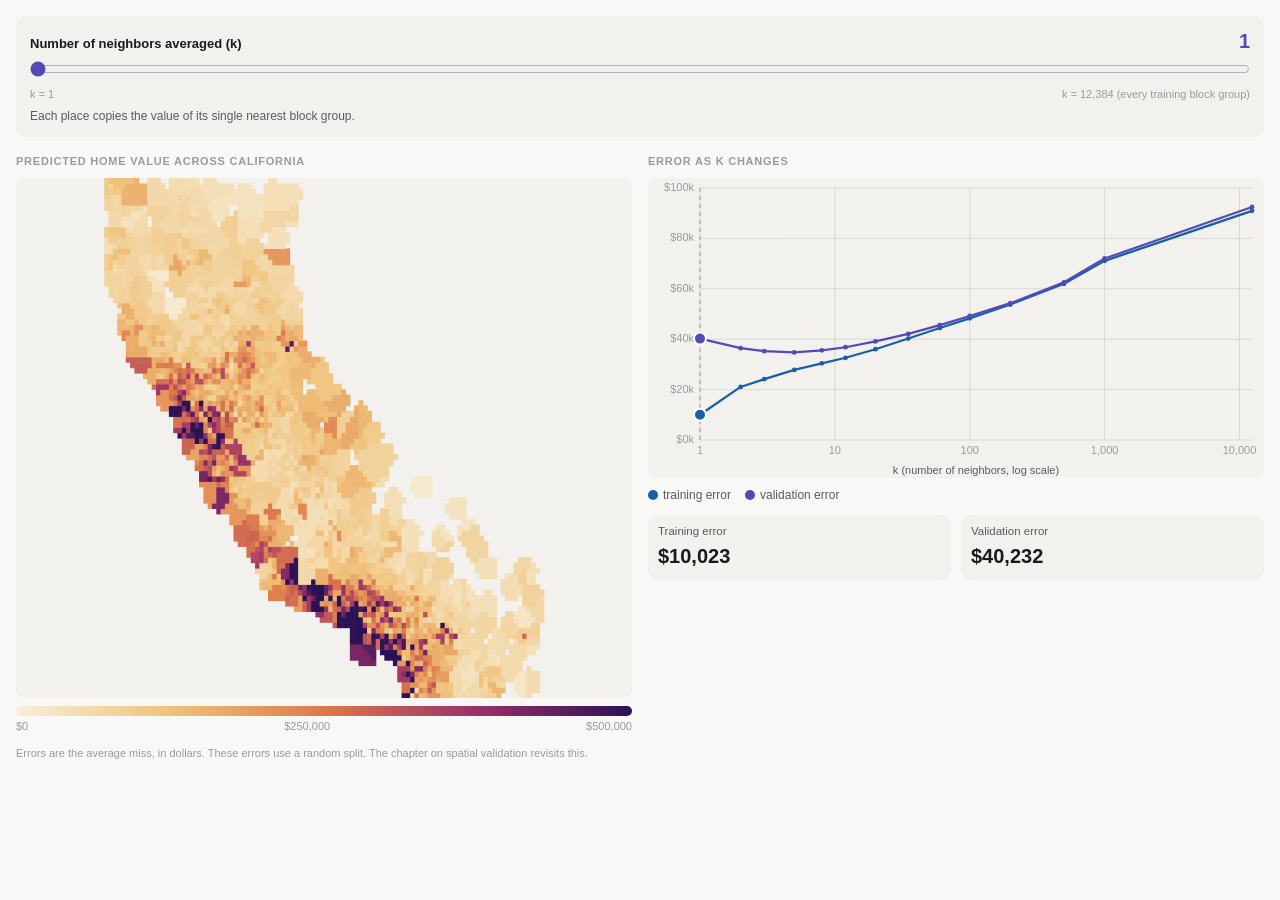
<file: explorers/knn-validation.html>
<!DOCTYPE html>
<html lang="en">
<head>
<meta charset="UTF-8">
<meta name="viewport" content="width=device-width, initial-scale=1.0">
<title>Nearest neighbors explorer</title>
<style>
  *, *::before, *::after { box-sizing: border-box; margin: 0; padding: 0; }
  :root {
    --bg: #f8f8f6; --surface: #ffffff; --surface2: #f2f1ed;
    --border: rgba(0,0,0,0.10); --border2: rgba(0,0,0,0.18);
    --text: #1a1a1e; --text2: #5a5a62; --text3: #9a9a9f;
    --blue: #185fa5; --teal: #0f6e56; --amber: #ba7517; --red: #a32d2d; --purple: #534ab7;
    --purple-bg: #eeedfe; --purple-bd: #afa9ec; --purple-txt: #26215c;
    --radius: 10px; --radius-lg: 14px;
  }
  :root[data-theme="dark"] {
    --bg: #16161a; --surface: #1e1e24; --surface2: #26262e;
    --border: rgba(255,255,255,0.10); --border2: rgba(255,255,255,0.18);
    --text: #e8e8ec; --text2: #9a9aa4; --text3: #6a6a74;
    --blue: #6fb0ee; --teal: #4cc2a0; --amber: #e3a44a; --red: #f08a8a; --purple: #9a93f0;
    --purple-bg: #1a1840; --purple-bd: #534ab7; --purple-txt: #cecbf6;
  }
  @media (prefers-color-scheme: dark) {
    :root:not([data-theme="light"]) {
      --bg: #16161a; --surface: #1e1e24; --surface2: #26262e;
      --border: rgba(255,255,255,0.10); --border2: rgba(255,255,255,0.18);
      --text: #e8e8ec; --text2: #9a9aa4; --text3: #6a6a74;
      --blue: #6fb0ee; --teal: #4cc2a0; --amber: #e3a44a; --red: #f08a8a; --purple: #9a93f0;
      --purple-bg: #1a1840; --purple-bd: #534ab7; --purple-txt: #cecbf6;
    }
  }
  html { overflow: hidden; }
  body { background: var(--bg); color: var(--text); font-family: -apple-system, BlinkMacSystemFont, "Segoe UI", sans-serif; font-size: 14px; line-height: 1.55; }
  .wrap { padding: 1rem; }
  .panel { background: var(--surface); border: 1px solid var(--border); border-radius: var(--radius-lg); padding: 1rem 1.1rem; }
  .panel-title { font-size: 11px; font-weight: 600; letter-spacing: .07em; text-transform: uppercase; color: var(--text3); margin-bottom: 8px; }
  .btn { padding: 7px 14px; font-size: 13px; border-radius: 7px; cursor: pointer; border: 1px solid var(--border2); background: var(--surface2); color: var(--text); font-family: inherit; }
  .btn:hover { background: var(--border); }
  .btn.primary { background: var(--purple); color: #fff; border-color: var(--purple); }
  .btn.primary:hover { opacity: .9; }
  .btn:disabled { opacity: .4; cursor: default; }
  input[type=range] { width: 100%; accent-color: var(--purple); }
  canvas { display: block; width: 100%; border-radius: 8px; background: var(--surface2); }
  .legend { display: flex; flex-wrap: wrap; gap: 4px 14px; font-size: 12px; color: var(--text2); margin-top: 8px; }
  .legend span.sw { display: inline-block; width: 10px; height: 10px; border-radius: 50%; margin-right: 5px; vertical-align: -1px; }
  .note { font-size: 11.5px; color: var(--text3); line-height: 1.5; }

  .grid { display: grid; grid-template-columns: minmax(0, 1fr) minmax(0, 1fr); gap: 1rem; align-items: start; }
  .kbox { background: var(--surface2); border-radius: 10px; padding: 10px 14px 12px; margin-bottom: 1rem; }
  .kbox .top { display: flex; justify-content: space-between; align-items: baseline; font-size: 13px; font-weight: 600; margin-bottom: 4px; }
  .kbox .top span { font-size: 20px; color: var(--purple); font-variant-numeric: tabular-nums; }
  .kbox .sub { font-size: 12px; color: var(--text2); min-height: 18px; margin-top: 4px; }
  .ends { display: flex; justify-content: space-between; font-size: 11px; color: var(--text3); margin-top: 2px; }
  .reads { display: flex; gap: 10px; margin-top: 10px; }
  .reads > div { flex: 1; background: var(--surface2); border-radius: 9px; padding: 8px 10px; }
  .reads .lab { font-size: 11.5px; color: var(--text2); }
  .reads .v { font-size: 20px; font-weight: 700; font-variant-numeric: tabular-nums; }
  .cbar { height: 10px; border-radius: 5px; margin-top: 8px; }
  .cbar-l { display: flex; justify-content: space-between; font-size: 11px; color: var(--text3); margin-top: 2px; }
  .foot { font-size: 11px; color: var(--text3); margin-top: 10px; }
  @media (max-width: 700px) { .grid { grid-template-columns: 1fr; } }
</style>
</head>
<body>
<div class="wrap">
  <div class="kbox">
    <div class="top">Number of neighbors averaged (k) <span id="kv"></span></div>
    <input type="range" id="sl" min="0" step="1">
    <div class="ends"><span>k = 1</span><span id="kEnd"></span></div>
    <div class="sub" id="ksub"></div>
  </div>
  <div class="grid">
    <div>
      <div class="panel-title">Predicted home value across California</div>
      <canvas id="map" height="400"></canvas>
      <div class="cbar" id="cbar"></div>
      <div class="cbar-l"><span>$0</span><span>$250,000</span><span>$500,000</span></div>
    </div>
    <div>
      <div class="panel-title">Error as k changes</div>
      <canvas id="chart" height="260"></canvas>
      <div class="legend" style="margin-top:8px">
        <span><span class="sw" style="background:var(--blue)"></span>training error</span>
        <span><span class="sw" style="background:var(--purple)"></span>validation error</span>
      </div>
      <div class="reads">
        <div><div class="lab">Training error</div><div class="v" id="rTr"></div></div>
        <div><div class="lab">Validation error</div><div class="v" id="rVa"></div></div>
      </div>
    </div>
  </div>
  <div class="foot">Errors are the average miss, in dollars. These errors use a random split. The chapter on spatial validation revisits this.</div>
</div>
<script>
const D = {"ks":[1,2,3,5,8,12,20,35,60,100,200,500,1000,12384],"train":[10023,21046,24167,27820,30417,32627,36037,40259,44422,48269,53754,61981,71066,90933],"val":[40232,36449,35259,34739,35580,36818,39115,42107,45606,49200,54297,62586,72049,92479],"grid":{"lon0":-124.4,"lat0":32.5,"step":0.1,"nx":102,"ny":96,"cells":[69,70,71,72,73,74,75,76,77,78,79,80,81,82,83,84,85,86,87,88,89,90,91,96,97,98,171,172,173,174,175,176,177,178,179,180,181,182,183,184,185,186,187,188,189,190,191,192,193,194,197,198,199,200,201,202,273,274,275,276,277,278,279,280,281,282,283,284,285,286,287,288,289,290,291,292,293,294,295,296,299,300,301,302,303,304,374,375,376,377,378,379,380,381,382,383,384,385,386,387,388,389,390,391,392,393,394,395,396,397,398,399,400,401,402,403,404,405,406,476,477,478,479,480,481,482,483,484,485,486,487,488,489,490,491,492,493,494,495,496,497,498,499,500,501,502,503,504,505,506,507,508,578,579,580,581,582,583,584,585,586,587,588,589,590,591,592,593,594,595,596,597,598,599,600,601,602,603,604,605,606,608,671,672,673,674,679,680,681,682,683,684,685,686,687,688,689,690,691,692,693,694,695,696,697,698,699,700,701,702,703,704,705,706,707,708,771,772,773,774,775,776,779,780,781,782,783,784,785,786,787,788,789,790,791,792,793,794,795,796,797,798,799,800,801,802,803,804,805,806,807,808,809,810,811,873,874,875,876,877,878,880,881,882,883,884,885,886,887,888,889,890,891,892,893,894,895,896,897,898,899,900,901,902,903,904,905,906,907,908,910,911,912,913,914,915,975,976,977,978,979,980,981,982,983,984,985,986,987,988,989,990,991,992,993,994,995,996,997,998,999,1000,1001,1002,1003,1004,1005,1006,1007,1008,1009,1010,1011,1012,1013,1014,1015,1016,1017,1018,1077,1078,1079,1080,1081,1082,1083,1084,1085,1086,1087,1088,1089,1090,1091,1092,1093,1094,1095,1096,1097,1098,1099,1100,1101,1102,1103,1104,1105,1106,1107,1109,1110,1111,1112,1113,1115,1116,1117,1118,1119,1120,1179,1180,1181,1182,1183,1184,1185,1186,1187,1188,1189,1190,1191,1192,1193,1194,1195,1196,1197,1198,1199,1200,1201,1202,1203,1204,1205,1206,1207,1208,1209,1210,1212,1213,1214,1215,1216,1217,1218,1219,1220,1221,1222,1281,1282,1283,1284,1285,1286,1287,1288,1289,1290,1291,1292,1293,1294,1295,1296,1297,1298,1299,1300,1301,1302,1303,1304,1305,1306,1307,1308,1310,1311,1312,1313,1314,1315,1316,1317,1318,1319,1320,1321,1322,1323,1324,1379,1380,1381,1382,1383,1384,1385,1386,1387,1388,1389,1390,1391,1392,1393,1394,1395,1396,1397,1398,1399,1400,1401,1402,1403,1404,1405,1406,1407,1408,1409,1410,1411,1412,1413,1414,1415,1416,1418,1419,1420,1421,1422,1423,1424,1425,1426,1478,1479,1480,1481,1482,1483,1484,1485,1486,1487,1488,1489,1490,1491,1492,1493,1494,1495,1496,1497,1498,1499,1500,1501,1502,1503,1504,1505,1506,1507,1508,1509,1510,1511,1512,1513,1514,1515,1516,1517,1518,1520,1521,1522,1523,1524,1525,1526,1527,1528,1529,1579,1580,1581,1582,1583,1584,1585,1586,1587,1588,1589,1590,1591,1592,1593,1594,1595,1596,1597,1598,1599,1600,1601,1602,1603,1604,1605,1606,1607,1608,1609,1610,1611,1612,1613,1614,1615,1616,1617,1618,1619,1620,1623,1624,1625,1626,1627,1628,1629,1630,1631,1676,1677,1678,1679,1680,1681,1682,1683,1684,1685,1686,1687,1688,1689,1690,1691,1692,1693,1694,1695,1696,1697,1698,1699,1700,1701,1702,1703,1704,1705,1706,1707,1708,1709,1710,1711,1712,1713,1714,1715,1716,1717,1718,1719,1720,1721,1722,1728,1729,1730,1731,1732,1733,1776,1777,1778,1779,1780,1781,1782,1783,1784,1785,1786,1787,1788,1789,1790,1791,1792,1793,1794,1795,1796,1797,1798,1799,1800,1801,1802,1803,1804,1805,1806,1807,1808,1809,1810,1811,1812,1813,1814,1815,1816,1817,1818,1819,1820,1821,1822,1823,1824,1831,1832,1833,1834,1835,1874,1875,1876,1877,1878,1879,1880,1881,1882,1883,1884,1885,1886,1887,1888,1889,1890,1891,1892,1893,1894,1895,1896,1897,1898,1899,1900,1901,1902,1903,1904,1905,1906,1907,1908,1909,1910,1911,1912,1913,1914,1915,1916,1917,1918,1919,1920,1921,1922,1923,1924,1925,1926,1929,1930,1931,1933,1934,1935,1936,1937,1976,1977,1978,1979,1980,1981,1982,1983,1984,1985,1986,1987,1988,1989,1990,1991,1992,1993,1994,1995,1996,1997,1998,1999,2000,2001,2002,2003,2004,2005,2006,2007,2008,2009,2010,2011,2012,2013,2014,2015,2016,2017,2018,2019,2020,2021,2022,2023,2026,2027,2030,2031,2032,2033,2034,2035,2036,2037,2038,2039,2076,2077,2078,2079,2080,2081,2082,2083,2084,2085,2086,2087,2088,2089,2090,2091,2092,2093,2094,2095,2096,2097,2098,2099,2100,2101,2102,2103,2104,2105,2106,2107,2108,2109,2110,2111,2112,2113,2114,2115,2116,2117,2118,2119,2120,2121,2122,2123,2124,2132,2133,2134,2135,2136,2137,2138,2139,2140,2178,2179,2180,2181,2182,2183,2184,2185,2186,2187,2188,2189,2190,2191,2192,2193,2194,2195,2196,2197,2198,2199,2200,2201,2202,2203,2204,2205,2206,2207,2208,2209,2210,2211,2212,2213,2214,2215,2216,2217,2218,2219,2220,2221,2223,2224,2225,2234,2235,2236,2237,2238,2239,2240,2241,2280,2281,2282,2283,2284,2285,2286,2287,2288,2289,2290,2291,2292,2293,2294,2295,2296,2297,2298,2299,2300,2301,2302,2303,2304,2305,2306,2307,2308,2309,2310,2311,2312,2313,2314,2315,2316,2317,2318,2319,2320,2321,2322,2323,2324,2331,2332,2333,2334,2337,2338,2339,2340,2341,2342,2343,2381,2382,2383,2384,2385,2386,2387,2388,2389,2390,2391,2392,2393,2394,2395,2396,2397,2398,2399,2400,2401,2402,2403,2404,2405,2406,2407,2408,2409,2410,2411,2412,2413,2414,2415,2416,2417,2418,2419,2420,2421,2422,2423,2424,2425,2426,2432,2433,2434,2435,2436,2441,2442,2443,2444,2445,2446,2483,2484,2485,2486,2487,2488,2489,2490,2491,2492,2493,2494,2495,2496,2497,2498,2499,2500,2501,2502,2503,2504,2505,2506,2507,2508,2509,2510,2511,2512,2513,2514,2515,2516,2517,2518,2519,2520,2521,2522,2523,2524,2525,2526,2527,2528,2534,2535,2536,2537,2538,2543,2544,2545,2546,2547,2584,2585,2586,2587,2588,2589,2590,2591,2592,2593,2594,2595,2596,2597,2598,2599,2600,2601,2602,2603,2604,2605,2606,2607,2608,2609,2610,2611,2612,2613,2614,2615,2616,2617,2618,2619,2620,2621,2622,2623,2624,2625,2626,2627,2628,2629,2635,2636,2637,2638,2639,2640,2646,2647,2648,2685,2686,2687,2688,2689,2690,2691,2692,2693,2694,2695,2696,2697,2698,2699,2700,2701,2702,2703,2704,2705,2706,2707,2708,2709,2710,2711,2712,2713,2714,2715,2716,2717,2718,2719,2720,2721,2722,2723,2724,2725,2726,2727,2728,2736,2737,2738,2739,2740,2787,2788,2789,2790,2791,2792,2793,2794,2795,2796,2797,2798,2799,2800,2801,2802,2803,2804,2805,2806,2807,2808,2809,2810,2811,2812,2813,2814,2815,2816,2817,2818,2819,2820,2821,2822,2823,2824,2825,2826,2831,2832,2833,2838,2839,2840,2841,2842,2887,2888,2889,2890,2891,2892,2893,2894,2895,2896,2897,2899,2900,2901,2902,2903,2904,2905,2906,2907,2908,2909,2910,2911,2912,2913,2914,2915,2916,2917,2918,2919,2920,2921,2922,2923,2924,2925,2926,2927,2928,2932,2933,2934,2935,2936,2939,2940,2941,2942,2943,2944,2988,2989,2990,2991,2992,2993,2994,2995,2996,2997,2998,2999,3000,3003,3004,3005,3006,3007,3008,3009,3010,3011,3012,3013,3014,3015,3016,3017,3018,3019,3020,3021,3022,3023,3024,3025,3026,3027,3028,3029,3030,3034,3035,3036,3037,3038,3040,3041,3042,3043,3044,3045,3090,3091,3092,3093,3094,3095,3096,3097,3098,3099,3100,3101,3102,3103,3104,3105,3106,3107,3108,3109,3110,3111,3112,3113,3114,3115,3116,3117,3118,3119,3120,3121,3122,3123,3124,3125,3126,3127,3128,3129,3130,3131,3132,3133,3136,3137,3138,3139,3142,3143,3144,3145,3146,3192,3193,3194,3195,3196,3197,3198,3199,3200,3201,3202,3203,3204,3205,3206,3207,3208,3209,3210,3211,3212,3213,3214,3215,3216,3217,3218,3219,3220,3221,3222,3223,3224,3225,3226,3227,3228,3229,3230,3231,3232,3233,3234,3239,3240,3244,3245,3246,3247,3248,3293,3294,3295,3296,3297,3298,3299,3300,3301,3302,3303,3304,3305,3306,3307,3308,3309,3310,3311,3312,3313,3314,3315,3316,3317,3318,3319,3320,3321,3322,3323,3324,3325,3326,3327,3328,3329,3330,3331,3332,3333,3334,3335,3347,3348,3349,3395,3396,3397,3398,3399,3400,3401,3402,3403,3404,3405,3406,3407,3408,3409,3410,3411,3412,3413,3414,3415,3416,3417,3418,3419,3420,3421,3422,3423,3424,3425,3426,3427,3428,3429,3430,3431,3432,3433,3434,3446,3447,3448,3449,3494,3495,3496,3497,3498,3499,3500,3501,3502,3503,3504,3505,3506,3507,3508,3509,3510,3511,3512,3513,3514,3515,3516,3517,3518,3519,3520,3521,3522,3523,3524,3525,3526,3527,3528,3529,3532,3533,3534,3535,3536,3547,3548,3549,3550,3551,3594,3595,3596,3597,3598,3599,3600,3601,3602,3603,3604,3605,3606,3607,3608,3609,3610,3611,3612,3613,3614,3615,3616,3617,3618,3619,3620,3621,3622,3623,3624,3625,3626,3627,3628,3629,3630,3631,3635,3636,3637,3638,3649,3650,3651,3652,3653,3695,3696,3697,3698,3699,3700,3701,3702,3703,3704,3705,3706,3707,3708,3709,3710,3711,3712,3713,3714,3715,3716,3717,3718,3719,3720,3721,3722,3723,3724,3725,3726,3727,3728,3729,3730,3731,3732,3733,3734,3737,3738,3739,3740,3741,3752,3753,3754,3755,3797,3798,3799,3800,3801,3802,3803,3804,3805,3806,3807,3808,3809,3810,3811,3812,3813,3814,3815,3816,3817,3818,3819,3820,3821,3822,3823,3824,3825,3826,3827,3828,3829,3830,3831,3832,3833,3834,3835,3836,3839,3840,3841,3842,3846,3847,3848,3849,3899,3900,3901,3902,3903,3904,3905,3906,3907,3908,3909,3910,3911,3912,3913,3914,3915,3916,3917,3918,3919,3920,3921,3922,3923,3924,3925,3926,3927,3928,3929,3930,3931,3932,3933,3934,3935,3936,3937,3942,3943,3947,3948,3949,3950,3951,4000,4001,4002,4003,4004,4005,4006,4007,4008,4009,4010,4011,4012,4013,4014,4015,4016,4017,4018,4019,4020,4021,4022,4023,4024,4025,4026,4027,4028,4029,4030,4031,4032,4033,4034,4035,4036,4037,4038,4039,4040,4041,4042,4049,4050,4051,4052,4053,4102,4103,4104,4105,4106,4107,4108,4109,4110,4111,4112,4113,4114,4115,4116,4117,4118,4119,4120,4121,4122,4123,4124,4125,4126,4127,4128,4129,4130,4131,4132,4133,4134,4135,4136,4137,4138,4139,4140,4141,4142,4143,4144,4145,4152,4153,4154,4155,4204,4205,4206,4207,4208,4209,4210,4211,4212,4213,4214,4215,4216,4217,4218,4219,4220,4221,4222,4223,4224,4225,4226,4227,4228,4229,4230,4231,4232,4233,4234,4235,4236,4237,4238,4239,4240,4241,4242,4243,4244,4245,4246,4247,4305,4306,4307,4308,4309,4310,4311,4312,4313,4314,4315,4316,4317,4318,4319,4320,4321,4322,4323,4324,4325,4326,4327,4328,4329,4330,4331,4332,4333,4334,4335,4336,4337,4338,4339,4340,4341,4342,4343,4344,4345,4346,4347,4348,4349,4407,4408,4409,4410,4411,4412,4413,4414,4415,4416,4417,4418,4419,4420,4421,4422,4423,4424,4425,4426,4427,4428,4429,4430,4431,4432,4433,4434,4435,4436,4437,4438,4439,4440,4441,4442,4445,4446,4447,4448,4449,4450,4451,4452,4507,4508,4509,4510,4511,4512,4513,4514,4515,4516,4517,4518,4519,4520,4521,4522,4523,4524,4525,4526,4527,4528,4529,4530,4531,4532,4533,4534,4535,4536,4537,4538,4539,4540,4541,4542,4543,4544,4546,4547,4548,4549,4550,4551,4552,4553,4554,4555,4608,4609,4610,4611,4612,4613,4614,4615,4616,4617,4618,4619,4620,4621,4622,4623,4624,4625,4626,4627,4628,4629,4630,4631,4632,4633,4634,4635,4636,4637,4638,4639,4640,4641,4642,4643,4644,4645,4646,4648,4649,4650,4651,4652,4653,4654,4655,4656,4710,4711,4712,4713,4714,4715,4716,4717,4718,4719,4720,4721,4722,4723,4724,4725,4726,4727,4728,4729,4730,4731,4732,4733,4734,4735,4736,4737,4738,4739,4740,4741,4742,4743,4744,4745,4746,4747,4748,4749,4750,4751,4752,4753,4754,4755,4756,4757,4758,4812,4813,4814,4815,4816,4817,4818,4819,4820,4821,4822,4823,4824,4825,4826,4827,4828,4829,4830,4831,4832,4833,4834,4835,4836,4837,4838,4839,4840,4841,4842,4843,4844,4845,4846,4847,4848,4849,4850,4851,4852,4853,4854,4855,4856,4857,4913,4914,4915,4916,4917,4918,4919,4920,4921,4922,4923,4924,4925,4926,4927,4928,4929,4930,4931,4932,4933,4934,4935,4936,4937,4938,4939,4940,4941,4942,4943,4944,4945,4946,4947,4948,4949,4950,4951,4952,4953,4954,4955,4956,4957,4958,4959,4960,5014,5015,5016,5017,5018,5019,5020,5021,5022,5023,5024,5025,5026,5027,5028,5029,5030,5031,5032,5033,5034,5035,5036,5037,5038,5039,5040,5041,5042,5043,5044,5045,5046,5047,5048,5049,5050,5051,5052,5053,5054,5055,5056,5057,5058,5059,5060,5061,5116,5117,5118,5119,5120,5121,5122,5123,5124,5125,5126,5127,5128,5129,5130,5131,5132,5133,5134,5135,5136,5137,5138,5139,5140,5141,5142,5143,5144,5145,5146,5147,5148,5149,5151,5152,5153,5154,5155,5156,5157,5158,5159,5160,5161,5162,5163,5218,5219,5220,5221,5222,5223,5224,5225,5226,5227,5228,5229,5230,5231,5232,5233,5234,5235,5236,5237,5238,5239,5240,5241,5242,5243,5244,5245,5246,5247,5248,5249,5250,5251,5252,5253,5254,5255,5256,5257,5258,5259,5260,5261,5262,5263,5319,5320,5321,5322,5323,5324,5325,5326,5327,5328,5329,5330,5331,5332,5333,5334,5335,5336,5337,5338,5339,5340,5341,5342,5343,5344,5345,5346,5347,5348,5349,5350,5351,5352,5353,5354,5355,5356,5357,5358,5359,5360,5361,5362,5363,5364,5365,5419,5420,5421,5422,5423,5424,5425,5426,5427,5428,5429,5430,5431,5432,5433,5434,5435,5436,5437,5438,5439,5440,5441,5442,5443,5444,5445,5446,5447,5448,5449,5450,5451,5452,5453,5454,5455,5456,5457,5458,5459,5460,5461,5464,5465,5466,5520,5521,5522,5523,5524,5525,5526,5527,5528,5529,5530,5531,5532,5533,5534,5535,5536,5537,5538,5539,5540,5541,5542,5543,5544,5545,5546,5547,5548,5549,5550,5551,5552,5553,5554,5555,5556,5557,5558,5559,5560,5561,5562,5563,5564,5567,5622,5623,5624,5625,5626,5627,5628,5629,5630,5631,5632,5633,5634,5635,5636,5637,5638,5639,5640,5641,5642,5643,5644,5645,5646,5647,5648,5649,5650,5651,5652,5653,5654,5655,5656,5657,5658,5659,5660,5661,5662,5663,5664,5665,5666,5724,5725,5726,5727,5728,5729,5730,5731,5732,5733,5734,5735,5736,5737,5738,5739,5740,5741,5742,5743,5744,5745,5746,5747,5748,5749,5750,5751,5752,5753,5754,5755,5756,5757,5759,5760,5761,5762,5763,5764,5765,5766,5767,5825,5826,5827,5828,5829,5830,5831,5832,5833,5834,5835,5836,5837,5838,5839,5840,5841,5842,5843,5844,5845,5846,5847,5848,5849,5850,5851,5852,5853,5854,5855,5856,5857,5858,5859,5863,5864,5865,5866,5867,5868,5926,5927,5928,5929,5930,5931,5932,5933,5934,5935,5936,5937,5938,5939,5940,5941,5942,5943,5944,5945,5946,5947,5948,5949,5950,5951,5952,5953,5954,5955,5956,5957,5958,5959,5960,5961,5963,5964,5965,5966,5967,5968,6027,6028,6029,6030,6031,6032,6033,6034,6035,6036,6037,6038,6039,6040,6041,6042,6043,6044,6045,6046,6047,6048,6049,6050,6051,6052,6053,6054,6055,6056,6057,6058,6059,6060,6061,6062,6063,6064,6065,6066,6067,6068,6069,6070,6127,6128,6129,6130,6131,6132,6133,6134,6135,6136,6137,6138,6139,6140,6141,6142,6143,6144,6145,6146,6147,6148,6149,6150,6151,6152,6153,6154,6155,6156,6157,6158,6159,6160,6161,6162,6163,6164,6165,6166,6167,6168,6169,6170,6171,6228,6229,6230,6231,6232,6233,6234,6235,6236,6237,6238,6239,6240,6241,6242,6243,6244,6245,6246,6247,6248,6249,6250,6251,6252,6253,6254,6255,6256,6257,6258,6259,6260,6261,6262,6263,6264,6265,6266,6267,6268,6269,6270,6271,6272,6273,6329,6330,6331,6332,6333,6334,6335,6336,6337,6338,6339,6340,6341,6342,6343,6344,6345,6346,6347,6348,6349,6350,6351,6352,6353,6354,6355,6356,6357,6358,6359,6360,6361,6362,6363,6364,6365,6366,6367,6368,6369,6370,6371,6372,6373,6374,6431,6432,6433,6434,6435,6436,6437,6438,6439,6440,6441,6442,6443,6444,6445,6446,6447,6448,6449,6450,6451,6452,6453,6454,6455,6456,6457,6458,6459,6460,6461,6462,6463,6464,6465,6466,6467,6468,6469,6470,6471,6472,6473,6533,6534,6535,6536,6537,6538,6539,6540,6541,6542,6543,6544,6545,6546,6547,6548,6549,6550,6551,6552,6553,6554,6555,6556,6557,6558,6559,6560,6561,6562,6563,6564,6565,6566,6567,6568,6569,6570,6571,6572,6573,6574,6635,6636,6637,6638,6639,6640,6641,6642,6643,6644,6645,6646,6647,6648,6649,6650,6651,6652,6653,6654,6655,6656,6657,6658,6659,6660,6661,6662,6663,6664,6665,6666,6667,6668,6669,6670,6671,6672,6673,6674,6675,6676,6736,6737,6738,6739,6740,6741,6742,6743,6744,6745,6746,6747,6748,6749,6750,6751,6752,6753,6754,6755,6756,6757,6758,6759,6760,6761,6762,6763,6764,6765,6766,6767,6768,6769,6770,6771,6772,6773,6774,6775,6776,6777,6837,6838,6839,6840,6841,6842,6843,6844,6845,6846,6847,6848,6849,6850,6851,6852,6853,6854,6855,6856,6857,6858,6859,6860,6861,6862,6863,6864,6865,6866,6867,6868,6869,6870,6871,6872,6873,6874,6875,6876,6877,6878,6879,6939,6940,6941,6942,6943,6944,6945,6946,6947,6948,6949,6950,6951,6952,6953,6954,6955,6956,6957,6958,6959,6960,6961,6962,6963,6964,6965,6966,6967,6968,6969,6970,6971,6972,6973,6974,6975,6976,6977,6978,6979,6980,6981,7041,7042,7043,7044,7045,7046,7047,7048,7049,7050,7051,7052,7053,7054,7055,7056,7057,7058,7059,7060,7061,7062,7063,7064,7065,7066,7067,7068,7069,7070,7071,7072,7073,7074,7075,7076,7077,7078,7079,7080,7081,7082,7083,7143,7144,7145,7146,7147,7148,7149,7150,7151,7152,7153,7154,7155,7156,7157,7158,7159,7160,7161,7162,7163,7164,7165,7166,7167,7168,7169,7170,7171,7172,7173,7174,7175,7176,7177,7178,7179,7180,7181,7182,7183,7184,7185,7246,7247,7248,7249,7250,7251,7252,7253,7254,7255,7256,7257,7258,7259,7260,7261,7262,7263,7264,7265,7266,7267,7268,7269,7270,7271,7272,7273,7274,7275,7276,7277,7278,7279,7280,7281,7282,7283,7284,7285,7286,7287,7347,7348,7349,7350,7351,7352,7353,7354,7355,7356,7357,7358,7359,7360,7361,7362,7363,7364,7365,7366,7367,7368,7369,7370,7371,7372,7373,7374,7375,7376,7377,7378,7379,7380,7381,7382,7383,7384,7385,7386,7387,7388,7448,7449,7450,7451,7452,7453,7454,7455,7456,7457,7458,7459,7460,7461,7462,7463,7464,7465,7466,7467,7468,7469,7470,7471,7472,7473,7474,7475,7476,7477,7478,7479,7480,7481,7482,7483,7484,7485,7486,7487,7488,7489,7490,7491,7549,7550,7551,7552,7553,7554,7555,7556,7557,7558,7559,7560,7561,7564,7565,7566,7567,7568,7569,7570,7571,7572,7573,7574,7575,7576,7577,7578,7579,7580,7581,7582,7583,7584,7585,7586,7587,7588,7589,7590,7591,7592,7593,7651,7652,7653,7654,7655,7656,7657,7658,7659,7660,7661,7662,7663,7665,7666,7667,7668,7669,7670,7671,7672,7673,7674,7675,7676,7677,7678,7679,7680,7681,7682,7683,7684,7685,7686,7687,7688,7689,7690,7691,7692,7693,7694,7752,7753,7754,7755,7756,7757,7758,7759,7760,7761,7762,7763,7764,7765,7766,7767,7768,7769,7770,7771,7772,7773,7774,7775,7776,7777,7778,7779,7780,7781,7782,7783,7784,7785,7786,7787,7788,7789,7790,7791,7792,7793,7794,7795,7854,7855,7856,7857,7858,7859,7860,7861,7862,7863,7864,7865,7866,7867,7868,7869,7870,7871,7872,7873,7874,7875,7876,7877,7878,7879,7880,7881,7882,7883,7884,7885,7886,7887,7888,7889,7890,7891,7892,7893,7894,7895,7896,7897,7956,7957,7958,7959,7960,7961,7962,7963,7964,7965,7966,7967,7968,7969,7970,7971,7972,7973,7974,7975,7976,7977,7978,7979,7980,7981,7982,7983,7984,7985,7986,7987,7988,7989,7990,7991,7992,7993,7994,7995,7996,7997,7998,7999,8058,8059,8060,8061,8062,8063,8064,8065,8066,8067,8068,8069,8070,8071,8072,8073,8074,8075,8076,8077,8078,8079,8080,8081,8082,8083,8084,8085,8086,8087,8088,8089,8090,8091,8092,8093,8094,8095,8096,8097,8098,8099,8100,8101,8160,8161,8162,8163,8164,8165,8166,8167,8168,8169,8170,8171,8172,8173,8174,8175,8176,8177,8178,8179,8180,8181,8182,8183,8184,8185,8186,8187,8188,8189,8190,8191,8192,8193,8194,8195,8196,8197,8198,8199,8200,8201,8202,8262,8263,8264,8265,8266,8267,8268,8269,8270,8271,8272,8273,8274,8275,8276,8277,8278,8279,8280,8281,8282,8283,8284,8285,8286,8287,8288,8289,8290,8291,8292,8293,8294,8295,8296,8297,8298,8299,8300,8301,8302,8303,8304,8364,8365,8366,8367,8368,8369,8370,8371,8372,8373,8374,8375,8376,8377,8378,8379,8380,8381,8382,8383,8384,8385,8386,8387,8388,8389,8390,8391,8392,8393,8394,8395,8396,8397,8398,8399,8400,8401,8402,8403,8404,8405,8406,8466,8467,8468,8469,8470,8471,8472,8473,8474,8475,8476,8477,8478,8479,8480,8481,8482,8483,8484,8485,8486,8487,8488,8489,8490,8491,8492,8493,8494,8495,8496,8497,8498,8499,8500,8501,8502,8503,8504,8505,8506,8507,8568,8569,8570,8571,8572,8573,8574,8575,8576,8577,8578,8579,8580,8581,8582,8583,8584,8585,8586,8587,8588,8589,8590,8591,8592,8593,8594,8595,8596,8597,8598,8599,8600,8601,8602,8603,8606,8607,8608,8609,8610,8670,8671,8672,8673,8674,8675,8676,8677,8678,8679,8680,8681,8682,8683,8684,8685,8686,8687,8688,8689,8690,8691,8692,8693,8694,8695,8696,8697,8698,8699,8700,8701,8702,8703,8704,8705,8706,8708,8709,8710,8711,8712,8772,8773,8774,8775,8776,8777,8778,8779,8780,8781,8782,8783,8784,8785,8786,8787,8788,8789,8790,8791,8792,8793,8794,8795,8796,8797,8798,8799,8800,8801,8802,8803,8804,8805,8806,8807,8808,8809,8810,8811,8812,8813,8875,8876,8877,8878,8879,8880,8881,8882,8883,8885,8886,8887,8888,8889,8890,8891,8892,8893,8894,8895,8896,8897,8898,8899,8901,8902,8903,8904,8905,8906,8907,8908,8909,8910,8911,8912,8913,8914,8915,8916,8917,8918,8977,8978,8979,8980,8981,8982,8983,8984,8985,8987,8988,8989,8990,8991,8992,8993,8994,8995,8996,8997,8998,8999,9000,9001,9002,9003,9004,9005,9006,9007,9008,9009,9010,9011,9012,9013,9014,9015,9016,9017,9018,9019,9020,9079,9080,9081,9082,9083,9084,9085,9086,9087,9088,9089,9090,9091,9092,9093,9094,9095,9096,9097,9098,9099,9100,9101,9102,9103,9104,9105,9106,9108,9109,9110,9111,9112,9113,9114,9115,9116,9117,9118,9119,9120,9121,9122,9180,9181,9182,9183,9184,9185,9186,9187,9188,9189,9190,9191,9192,9193,9194,9195,9196,9197,9198,9199,9200,9201,9202,9203,9204,9205,9206,9207,9208,9211,9212,9213,9214,9215,9216,9217,9218,9219,9220,9221,9222,9223,9224,9282,9283,9284,9285,9286,9287,9288,9289,9290,9291,9292,9293,9294,9295,9296,9297,9298,9299,9300,9301,9302,9303,9304,9305,9306,9307,9308,9309,9310,9311,9312,9313,9314,9315,9316,9317,9318,9319,9320,9321,9322,9323,9324,9325,9326,9384,9385,9386,9387,9388,9389,9390,9391,9392,9393,9394,9395,9396,9397,9398,9399,9400,9401,9402,9403,9404,9405,9406,9407,9408,9409,9410,9411,9412,9413,9414,9415,9416,9417,9418,9419,9420,9421,9422,9423,9424,9425,9426,9427,9428,9429,9486,9487,9488,9489,9490,9491,9492,9493,9494,9495,9496,9497,9498,9499,9500,9501,9502,9503,9504,9505,9506,9507,9508,9509,9510,9511,9512,9513,9514,9515,9516,9517,9518,9519,9520,9523,9524,9525,9526,9527,9528,9529,9530,9531,9588,9589,9590,9591,9592,9593,9594,9595,9596,9597,9598,9599,9600,9601,9603,9604,9605,9606,9607,9608,9609,9610,9611,9612,9613,9614,9615,9616,9617,9619,9620,9621,9625,9626,9627,9628,9629,9630,9631,9632,9690,9691,9692,9693,9694,9695,9696,9697,9700,9701,9702,9705,9706,9707,9708,9709,9710,9711,9713,9714,9715,9728,9729],"pred":[[496,500,68,258,134,153,206,206,206,127,127,127,62,62,62,57,57,57,73,85,85,91,146,25,25,56,267,267,500,68,235,184,293,206,116,116,127,111,62,62,44,57,57,55,73,73,91,146,146,146,25,25,25,56,56,56,267,267,206,204,143,142,260,309,116,116,127,111,59,62,44,44,57,55,125,61,142,146,69,69,25,25,25,56,56,56,360,360,360,500,178,197,166,198,217,169,190,190,59,59,59,44,32,32,55,125,68,103,81,81,81,57,57,25,25,25,56,56,56,357,394,492,406,242,179,223,119,221,194,190,190,59,59,59,32,32,32,32,107,107,108,108,108,57,57,57,57,25,25,56,56,56,357,357,357,213,404,400,240,164,239,222,148,148,148,59,51,51,32,32,88,61,92,108,108,108,57,57,57,57,57,56,415,415,415,415,500,198,198,500,228,159,148,288,235,156,156,134,134,100,100,51,51,51,48,88,72,53,40,40,40,57,57,57,57,57,415,415,415,415,415,450,500,500,500,500,103,141,205,281,272,235,235,158,156,156,100,100,100,81,51,51,48,48,72,72,40,40,40,57,57,57,59,59,59,415,415,415,415,450,450,500,500,500,500,252,134,134,247,169,244,419,158,158,158,158,176,176,176,81,81,81,48,48,72,72,40,40,54,54,59,59,59,59,45,45,415,415,415,450,450,450,271,500,381,454,239,341,466,137,493,174,348,138,138,173,156,156,176,176,59,59,66,66,69,69,69,72,54,54,54,54,54,59,59,59,59,45,45,45,500,500,500,312,288,478,271,500,500,378,500,378,466,159,183,212,348,392,138,123,156,346,115,231,59,59,66,66,69,69,69,54,54,54,54,54,59,95,95,66,66,66,500,500,500,312,288,500,478,343,500,182,295,500,302,109,156,177,146,174,144,214,346,346,138,318,382,66,85,66,69,69,72,72,54,54,54,71,71,95,95,275,74,86,86,500,500,500,500,88,400,236,231,123,88,186,161,249,129,83,155,145,86,171,150,150,236,403,158,50,112,76,76,72,72,72,72,54,54,71,71,71,71,95,86,86,86,86,306,500,500,500,500,500,500,348,208,217,313,204,158,314,258,195,334,240,136,188,109,139,146,143,71,500,142,78,68,76,76,76,76,72,72,72,72,72,71,71,71,71,28,28,28,86,86,306,306,306,241,500,500,500,500,500,500,138,100,263,160,379,306,427,201,257,100,237,139,223,105,82,55,90,71,68,89,78,78,76,76,76,58,72,72,72,72,72,71,71,71,28,28,28,28,28,67,67,380,380,306,306,241,500,423,500,500,500,181,329,275,306,174,205,403,108,109,116,125,147,161,150,112,317,129,90,50,61,84,116,66,66,66,58,41,41,72,72,42,42,71,71,28,28,28,28,67,67,67,188,188,281,364,500,500,500,380,146,275,292,423,326,500,500,478,500,210,500,279,138,297,241,396,343,116,84,89,164,134,134,129,42,67,67,98,62,66,42,66,58,41,41,42,42,42,42,28,28,67,67,67,67,269,269,269,188,281,364,500,500,188,213,187,280,500,291,215,350,500,162,205,344,239,455,365,451,349,177,153,164,103,162,144,115,154,163,89,67,67,65,65,42,42,67,94,41,41,42,42,42,42,80,80,80,67,67,239,239,239,239,293,269,269,188,500,364,425,500,500,176,500,147,500,243,344,325,278,236,203,276,319,319,365,165,165,167,177,130,152,126,254,115,78,133,133,67,51,51,65,42,42,67,41,41,41,42,42,42,42,50,50,50,80,80,80,80,67,239,239,239,239,260,293,269,331,395,464,500,500,500,435,298,181,173,375,236,330,238,188,225,340,319,240,136,165,165,167,126,131,96,109,87,78,78,78,75,75,51,51,51,42,42,67,41,41,42,42,50,50,50,50,50,80,80,80,80,80,134,142,142,239,239,215,260,293,293,432,382,500,500,500,500,435,375,262,262,375,236,236,167,359,333,262,168,146,133,115,165,83,83,73,91,158,98,91,78,75,75,75,51,51,51,51,42,67,41,50,50,50,50,50,80,80,80,80,134,134,134,135,128,215,500,375,500,62,62,62,500,156,156,156,262,262,262,128,236,167,167,359,136,136,247,97,97,115,107,107,85,85,56,56,98,98,45,75,75,75,51,51,51,51,67,50,50,50,50,87,87,48,48,74,74,136,249,126,400,400,500,500,62,62,62,62,156,156,156,262,124,124,128,128,167,167,130,130,180,118,105,105,107,107,107,85,85,56,56,67,91,45,45,82,82,82,82,51,40,40,40,40,50,50,50,87,87,48,48,74,74,74,74,115,275,400,400,500,500,62,62,62,62,156,156,156,116,116,116,128,128,121,121,130,130,111,84,84,105,107,107,64,40,85,56,67,67,91,45,45,82,82,82,82,82,40,40,40,40,40,69,69,87,48,48,48,358,74,74,83,162,261,261,400,500,500,62,62,62,52,52,52,52,116,116,116,128,121,121,121,130,130,111,111,86,86,72,64,40,40,40,74,74,74,77,88,57,82,82,82,82,82,40,40,40,40,40,69,69,69,69,48,336,336,358,268,106,145,271,271,271,271,500,62,62,88,88,52,52,52,118,118,92,57,137,137,137,86,100,83,57,86,142,72,55,55,40,40,74,74,74,77,88,57,57,82,82,82,75,75,40,40,40,40,69,69,69,266,336,336,358,236,268,315,271,271,271,271,271,38,38,38,38,88,68,118,118,65,92,57,57,163,137,95,100,83,83,68,104,138,138,55,55,40,74,74,74,88,57,57,57,75,75,75,75,75,266,266,318,332,226,346,315,315,271,271,271,271,38,38,38,38,68,68,118,118,65,94,68,54,163,137,137,79,79,88,88,88,138,138,138,138,55,40,40,40,57,82,82,75,75,75,75,75,271,271,279,266,227,350,300,159,159,159,142,142,48,48,48,70,70,70,70,157,121,70,55,87,81,78,78,79,79,79,59,88,51,51,51,51,142,40,40,40,40,57,57,57,82,82,75,75,75,75,75,75,271,271,271,284,284,278,222,226,262,159,142,142,142,48,48,48,70,70,65,65,97,63,216,101,78,78,78,78,59,59,59,59,98,98,142,142,142,40,40,40,40,57,57,57,33,33,75,75,75,75,75,75,271,271,271,271,284,278,209,209,207,207,142,142,142,142,48,48,48,48,48,125,125,38,110,84,216,95,95,78,67,67,97,59,59,68,98,98,142,142,83,40,40,40,40,40,40,57,33,33,33,75,75,75,75,271,271,271,271,249,249,195,158,207,163,142,142,142,142,48,48,48,48,48,72,59,55,55,156,95,95,95,90,101,68,97,92,68,68,92,92,82,72,83,40,40,40,40,33,33,33,33,33,75,75,200,200,200,271,249,249,249,91,91,163,163,163,142,62,62,62,48,48,48,43,43,52,52,156,50,96,95,95,90,90,101,92,92,68,68,92,92,55,55,72,83,40,40,33,33,33,200,200,200,200,249,249,249,91,91,250,250,163,44,56,62,62,62,225,43,43,43,63,48,58,58,96,71,71,90,90,101,92,92,68,68,92,92,55,55,55,33,33,33,33,406,200,200,200,200,200,200,135,88,88,88,250,250,250,250,44,56,62,48,225,225,53,43,43,48,51,66,66,96,71,71,99,99,99,92,92,92,92,46,46,46,33,33,33,33,33,210,406,406,406,200,200,200,135,135,163,88,88,88,88,250,70,60,61,61,100,100,225,225,50,52,52,48,112,42,71,51,66,66,99,99,99,99,99,46,46,46,46,33,33,33,33,33,210,210,210,406,406,406,200,135,135,135,163,100,88,88,88,104,104,60,60,55,55,138,138,61,50,51,66,49,66,41,49,64,66,66,99,99,99,99,99,99,46,46,46,46,46,33,33,33,33,210,210,210,406,406,406,206,206,100,96,100,100,100,88,104,104,104,86,60,55,55,138,56,94,94,62,133,90,69,70,59,59,138,138,138,99,99,99,99,99,46,46,46,46,15,15,15,15,210,210,210,406,406,231,109,77,125,92,100,100,100,100,104,104,104,104,55,55,39,106,84,112,108,62,48,127,59,76,56,140,140,138,138,138,99,99,99,46,46,15,15,15,15,15,210,210,210,210,279,231,231,130,109,103,92,100,100,100,100,104,104,77,77,91,91,39,39,76,75,79,68,106,100,60,71,56,119,140,140,143,143,143,143,143,99,46,46,15,15,15,15,15,417,417,453,357,426,390,270,112,130,114,103,92,100,55,55,55,77,77,77,91,91,69,69,78,94,92,70,87,95,59,85,85,119,119,143,143,143,143,143,81,81,81,46,46,15,15,15,15,417,417,320,162,119,221,202,202,337,337,337,202,55,55,55,55,69,60,77,77,57,60,90,90,90,92,93,108,92,119,85,85,79,79,143,143,143,143,81,81,81,81,81,81,266,266,294,320,190,132,160,202,363,337,202,202,202,55,55,55,55,72,69,60,91,91,72,112,80,55,155,100,107,115,100,94,79,79,79,79,143,143,81,81,81,81,81,81,81,226,266,400,294,420,206,239,194,146,216,374,374,374,166,55,55,55,72,58,84,84,62,90,65,142,144,157,157,124,83,94,94,79,79,79,79,81,81,81,81,81,81,81,81,178,178,178,226,226,264,308,191,188,280,146,294,374,374,97,97,156,156,50,61,58,46,92,95,52,96,102,174,152,152,124,83,83,94,79,79,79,79,81,81,81,81,81,81,81,81,81,81,286,286,178,178,334,312,390,288,280,298,178,341,341,341,97,97,97,82,156,50,61,46,46,50,82,85,96,81,106,106,112,112,179,145,145,145,79,79,79,119,81,81,81,81,81,81,81,81,286,286,286,178,180,240,400,473,500,288,344,341,341,341,98,98,97,86,55,125,125,83,112,59,79,79,94,81,114,96,106,96,125,145,145,145,145,166,166,119,119,119,119,81,81,81,81,81,81,286,286,286,500,360,500,268,262,500,386,131,131,341,112,112,98,98,94,81,125,80,73,58,60,94,88,94,94,114,104,138,96,96,145,145,145,145,166,166,166,119,119,119,98,98,98,500,354,456,456,500,500,382,236,182,500,500,262,262,112,112,112,112,109,94,89,110,68,117,88,104,88,88,105,111,104,120,148,96,96,145,145,221,88,166,166,166,166,140,98,98,98,98,98,356,356,500,354,500,500,500,230,112,368,329,262,262,262,112,112,162,162,109,105,123,138,75,83,104,71,71,105,105,104,96,96,148,148,96,221,221,221,88,88,166,166,166,142,106,106,106,106,262,262,356,345,500,436,500,223,333,393,328,239,294,294,100,100,92,98,155,275,179,154,154,83,83,71,71,113,113,104,96,165,165,165,221,221,221,88,88,166,166,166,142,142,106,106,106,262,262,275,262,315,351,188,158,500,301,328,239,327,215,250,86,188,146,107,170,84,138,88,79,79,70,70,113,113,112,165,165,165,165,165,130,221,221,88,88,88,166,166,142,142,142,496,496,494,271,349,450,253,126,412,250,400,419,125,327,165,63,182,91,156,156,89,188,138,88,115,115,138,70,70,113,113,165,165,165,138,130,130,130,130,170,88,88,88,166,142,142,142,200,200,496,496,494,414,500,207,270,390,186,398,367,152,254,154,274,120,162,161,169,142,173,275,138,115,88,162,138,138,138,70,138,138,138,138,138,138,130,161,161,161,161,166,142,142,200,200,200,200,243,350,500,500,110,272,500,145,196,162,186,263,154,247,190,68,131,159,142,208,208,95,103,103,177,107,116,116,89,138,138,138,138,138,138,161,161,161,161,161,161,142,200,200,200,271,309,430,295,179,174,148,185,136,87,88,168,192,184,124,146,107,156,188,126,126,208,95,95,115,139,136,116,89,132,132,138,138,138,138,115,115,115,161,161,161,161,365,200,200,253,253,335,392,246,151,124,161,162,162,116,116,95,162,124,186,133,123,105,93,126,102,122,116,116,140,88,89,132,132,132,138,138,115,115,115,115,115,115,161,269,365,365,365,244,318,244,198,262,229,158,170,99,81,81,116,137,137,162,82,145,174,200,93,93,102,102,122,112,112,104,104,132,132,132,115,115,115,115,115,115,158,158,269,269,262,305,222,325,307,234,195,304,329,198,150,210,210,137,137,162,148,214,158,158,99,113,129,110,95,101,101,108,108,132,141,141,115,115,115,115,115,115,158,158,158,112,112,162,266,143,294,247,348,175,331,147,281,233,166,128,326,212,104,146,219,203,263,122,96,144,117,99,92,92,112,112,141,141,141,141,141,115,115,115,115,115,295,295,295,158,158,158,137,149,183,224,265,245,276,248,153,147,127,140,286,228,326,116,78,123,165,212,263,217,171,69,117,100,98,112,112,112,141,141,141,141,141,115,115,115,115,295,295,295,295,295,158,246,246,246,245,210,210,88,303,98,98,84,84,188,201,132,225,179,61,108,259,159,199,301,141,134,126,132,98,98,112,112,121,121,141,141,141,162,115,115,115,295,295,295,295,295,295,158,172,172,134,242,91,85,133,133,98,98,123,138,138,188,88,151,258,100,220,230,277,229,196,146,108,118,137,137,96,96,121,121,121,121,162,162,162,162,115,166,166,166,166,166,115,96,96,139,133,100,91,92,109,112,112,123,93,98,92,92,86,110,258,163,163,217,233,220,172,128,119,138,141,137,96,96,118,118,128,162,162,162,159,159,166,166,166,115,96,96,95,106,94,119,63,75,112,112,93,93,68,92,68,68,119,99,67,99,196,212,151,172,127,113,113,113,96,96,96,438,102,188,162,162,159,159,159,101,115,115,160,121,164,81,95,112,53,70,70,108,108,59,68,66,98,100,100,63,100,66,162,164,362,152,101,101,113,113,96,96,200,200,438,115,200,200,225,159,159,159,101,101,131,144,95,93,68,86,108,108,70,70,108,108,108,72,72,98,71,102,89,92,162,145,144,143,165,143,143,119,119,119,244,200,147,170,170,139,140,225,225,159,213,101,101,125,143,134,138,99,99,108,108,69,69,69,63,63,112,112,72,72,64,117,116,112,162,144,173,154,160,160,119,119,119,96,244,153,164,139,139,140,140,140,151,213,213,125,125,147,138,105,99,99,99,69,69,69,69,63,63,112,112,81,86,86,61,96,107,89,129,85,157,155,86,86,119,96,96,181,138,117,139,139,150,150,110,113,151,104,104,77,93,105,105,105,99,72,72,72,72,67,67,77,77,70,82,82,63,49,92,86,92,77,85,80,80,86,86,96,96,96,152,84,84,84,84,110,110,157,157,100,100,104,97,97,97,105,105,15,15,72,72,72,125,125,82,77,70,82,95,65,65,94,86,77,77,77,80,80,86,96,96,96,96,62,73,73,73,73,157,157,157,100,100,100,97,60,60,60,15,15,15,15,72,72,73,73,88,88,139,88,88,101,168,84,62,62,62,83,83,83,126,102,102,100,62,62,73,73,73,73,110,157,157,100,100,100,100,60,60,60,60,15,15,15,15,15,73,73,73,70,59,59,78,125,97,126,88,62,62,62,83,83,126,126,102,102,100,93,62,62,73,73,71,82,82,82,100,100,100,88,60,60,60,60,15,15,15,15,15,80,80,80,92,92,58,118,125,108,93,88,88,75,75,83,71,71,126,126,102,76,93,93,61,61,61,61,76,71,71,82,82,101,101,88,88,88,60,60,60,88,88,88,86,86,86,57,58,58,58,108,95,73,73,75,75,75,71,97,97,88,88,76,76,93,61,61,61,61,61,76,71,71,82,82,101,101,88,88,88,41,41,41,88,88,88,88,59,59,55,55,94,58,58,68,68,68,68,75,75,75,58,58,97,89,89,89,74,74,74,61,61,61,76,76,76,71,71,77,101,101,88,88,88,41,41,41,88,88,88,88,88,84,64,59,82,94,94,80,80,68,68,68,194,194,194,144,58,58,89,89,89,74,74,74,74,61,76,76,76,71,71,77,77,101,88,88,41,41,15,15,15,88,88,88,84,84,84,70,79,79,80,80,80,80,68,68,77,77,145,144,89,89,106,106,68,74,74,74,74,74,76,76,70,70,71,77,77,77,77,55,15,15,15,15,15,88,88,171,84,84,84,81,81,81,80,80,80,80,80,77,77,77,113,113,113,106,106,106,68,68,70,70,70,70,95,111,55,71,71,77,77,77,77,55,55,74,62,62,62,171,171,171,146,98,85,81,81,101,101,80,80,80,80,80,77,77,113,113,113,106,66,64,72,68,70,70,70,70,95,111,75,95,95,77,77,77,55,55,55,74,62,62,94,94,171,171,93,146,98,130,151,101,101,80,80,80,80,80,90,77,113,113,113,66,66,64,72,200,200,200,200,95,111,131,95,95,77,77,77,55,55,55,74,65,65,94,94,171,93,93,58,76,108,141,141,141,66,80,80,80,90,90,90,81,81,81,81,66,64,200,200,200,200,200,51,51,116,134,134,134,75,79,79,79,79,79,85,93,93,91,91,74,74,85,105,105,141,141,66,66,66,80,90,90,90,90,81,81,81,81,81,200,200,200,200,200,200,51,51,57,99,84,84,80,75,75,79,79,79,85,85,91,91,91,74,108,108,79,79,73,73,66,66,66,64,64,90,90,90,81,81,81,81,81,40,40,40,40,40,51,96,96,70,84,80,80,80,75,75,75,85,85,85,91,91,91,74,108,108,79,79,73,73,73,66,64,64,64,90,90,48,48,81,81,81,40,40,40,40,40,96,96,111,111,119,80,80,59,59,75,75,85,85,85,85,91,91,108,66,66,66,66,73,73,73,73,64,64,89,89,89,48,48,48,48,48,48,40,40,40,40,40,96,119,119,119,119,50,50,59,59,59,59,85,85,85,62,62,62,57,57,57,57,56,56,63,63,63,64,89,89,89,89,48,48,48,48,48,69,69,69,40,40,40,63,63,63,37,37,37,59,59,59,80,80,62,62,62,62,76,76,57,57,66,63,63,63,63,89,89,89,89,48,48,48,48,35,69,69,69,69,69,69,40,40,40,63,63,63,37,37,37,37,59,59,80,80,80,62,62,62,76,76,76,82,82,63,63,63,34,34,34,89,89,89,48,48,35,35,35,35,69,69,69,69,69,69,69,69,63,63,63,71,71,37,37,37,59,80,80,80,80,80,62,62,76,76,76,46,53,63,63,63,34,34,34,34,89,35,35,35,35,35,35,69,69,69,69,69,69,69,69,78,78,70,71,71,71,71,71,71,37,80,80,80,80,80,62,62,70,76,76,46,61,61,63,34,34,34,34,34,35,35,35,35,35,35,48,48,48,48,48,48,69,69,78,78,70,70,153,153,153,153,153,153,62,62,62,62,62,62,57,57,70,70,61,61,61,61,44,34,34,34,34,34,34,35,35,35,35,35,35,48,48,48,48,48,48,48,48,86,78,70,70,153,153,153,153,153,153,62,62,62,62,62,62,57,81,56,70,61,61,61,44,44,44,44,34,34,34,34,35,35,35,35,35,35,48,48,48,48,48,48,48,48,48,104,104,109,109,153,153,153,153,153,153,62,62,62,62,62,62,54,54,56,56,61,61,61,44,44,44,44,44,44,34,34,35,35,35,35,48,48,48,48,48,48,48,48,48,104,75,122,122,122,153,153,153,153,153,62,62,62,62,54,54,54,54,54,54,61,44,44,44,44,44,44,44,44,35,35,35,48,48,48,48,48,48,48,48,104,122,122,122,122,122,122,153,62,62,62,54,54,54,54,54,54,44,44,44,44,48,48],[421,284,112,216,137,169,180,250,161,122,122,94,86,53,53,51,51,56,81,79,88,88,119,41,41,41,382,382,498,68,184,203,250,233,161,122,119,119,86,53,53,51,51,56,67,81,88,119,107,107,41,41,41,41,41,41,230,230,207,201,140,164,224,292,143,143,119,85,85,53,51,51,51,90,90,74,116,107,71,71,41,41,41,41,41,41,371,371,371,444,195,203,164,242,202,193,180,150,85,85,51,38,38,45,90,108,79,96,75,75,75,69,41,41,41,41,41,41,41,376,443,443,453,206,173,202,165,207,181,169,169,124,85,51,38,38,60,60,84,89,88,94,94,69,69,41,41,41,41,41,41,41,278,376,363,227,302,339,204,187,230,178,141,141,103,79,55,42,42,60,74,62,94,77,77,74,83,83,41,41,41,41,432,432,432,432,376,349,349,353,221,159,142,269,200,198,189,141,141,138,138,66,66,49,68,68,80,57,43,43,74,83,83,58,58,58,432,432,432,432,432,432,477,500,376,376,114,148,189,290,270,242,196,157,157,145,138,138,138,66,66,66,49,60,60,56,47,43,43,55,55,58,58,58,52,432,432,432,432,432,432,441,477,477,451,249,193,144,197,230,206,332,148,166,157,157,138,138,138,70,74,66,58,58,60,56,56,47,47,55,58,58,52,52,52,55,432,432,432,432,432,432,328,500,441,418,258,350,300,146,315,183,269,265,155,165,165,136,146,138,118,79,83,68,68,58,58,56,47,47,47,47,56,56,77,77,52,55,55,55,500,500,406,300,300,375,328,500,500,376,348,366,384,312,338,356,280,307,141,169,139,230,127,307,77,79,83,68,68,68,58,63,47,62,62,62,77,77,78,55,55,55,500,500,500,406,296,398,453,317,500,172,273,345,235,105,160,194,118,198,157,169,280,230,127,278,375,66,99,76,68,70,70,70,63,62,62,62,62,83,185,185,80,80,80,500,500,500,500,126,404,251,254,141,225,248,174,272,142,82,113,129,88,155,125,193,210,263,146,73,91,94,80,70,70,70,63,63,62,62,62,49,49,185,180,80,80,80,274,500,500,500,500,500,460,341,197,215,375,196,215,362,209,186,315,207,123,168,124,117,110,122,286,308,123,169,82,72,94,94,74,74,57,57,57,63,62,62,49,49,49,57,57,57,80,343,343,226,266,396,439,500,500,425,500,149,99,212,169,322,339,306,213,230,102,190,126,186,100,99,64,86,60,59,85,84,73,72,71,67,67,56,57,57,57,57,62,49,49,49,49,57,57,47,47,76,440,343,343,226,258,396,373,439,500,500,228,310,388,234,158,180,451,111,106,138,119,110,134,216,105,255,161,66,46,65,100,99,73,66,62,62,49,56,57,57,57,57,49,49,49,49,47,47,47,47,74,252,252,323,323,463,500,440,440,170,247,318,411,342,455,500,485,500,219,500,328,179,266,258,378,284,118,79,114,169,317,144,138,66,55,83,91,58,61,55,80,76,49,42,42,57,57,57,54,54,47,74,74,74,243,243,228,252,391,323,463,500,344,217,227,296,359,326,219,314,454,186,217,337,240,407,330,374,281,165,131,193,162,162,199,112,139,128,87,78,83,82,60,54,55,81,68,68,42,42,42,57,57,54,74,74,74,74,191,210,210,250,276,243,243,252,413,323,362,500,363,290,380,152,419,309,339,327,240,215,180,248,280,297,330,308,166,172,158,125,141,123,254,97,106,113,111,78,59,58,58,54,55,81,68,68,42,42,42,42,46,46,65,65,65,74,74,74,74,191,210,210,227,285,342,265,265,361,482,399,390,349,335,363,192,256,276,306,283,229,191,363,326,315,280,134,149,166,153,133,125,99,104,90,86,106,77,104,63,63,58,58,47,55,81,54,68,42,41,46,46,65,65,65,65,74,74,74,74,138,138,131,210,201,221,285,342,277,408,441,500,500,390,349,316,401,319,218,306,202,202,194,273,346,287,141,144,134,124,140,105,105,71,92,139,95,95,77,77,77,63,63,63,58,47,55,81,54,46,68,68,68,68,83,64,64,74,154,154,154,111,146,221,363,324,396,247,222,281,281,328,296,296,319,319,193,126,202,202,263,346,235,144,197,98,115,111,111,95,84,77,63,87,109,95,62,60,78,63,63,63,47,47,81,45,68,68,68,68,79,59,59,105,105,160,217,127,313,450,438,438,281,222,281,109,109,296,209,209,120,126,126,126,202,149,149,155,166,118,165,101,111,111,96,84,77,63,61,62,68,62,63,63,78,78,66,66,57,57,41,45,68,68,68,79,79,59,59,78,78,78,97,222,216,338,450,450,281,281,281,57,57,104,104,104,120,120,122,122,125,129,125,125,121,121,97,94,94,89,86,52,52,70,65,70,62,77,57,51,70,70,70,66,66,57,57,57,57,45,78,78,78,48,48,48,313,171,78,95,130,207,266,335,450,281,281,75,75,70,70,70,104,120,120,122,122,129,129,129,125,121,97,84,72,114,107,60,52,52,52,65,65,65,69,79,73,70,70,70,70,70,57,57,57,57,57,78,78,59,59,48,347,347,313,205,132,175,205,266,266,335,385,281,75,63,63,70,70,85,92,92,74,63,129,129,129,93,90,70,70,78,114,107,63,47,47,47,65,65,65,83,73,73,70,70,70,70,57,57,57,57,57,57,78,59,59,301,327,327,347,146,307,291,293,293,293,293,385,63,63,63,63,63,60,93,114,92,78,63,110,150,126,87,90,70,70,78,96,121,96,47,47,47,57,65,75,83,73,73,70,57,57,57,57,57,273,292,257,286,224,299,237,293,293,293,293,159,63,63,63,63,53,53,138,114,71,93,75,68,150,150,108,80,81,83,78,96,94,94,94,96,47,40,57,57,70,70,70,57,57,57,57,57,277,277,282,273,213,196,171,229,237,237,150,206,95,59,59,54,54,67,67,139,108,122,54,96,84,121,121,108,69,69,69,69,69,94,94,94,113,91,91,57,57,73,70,70,70,78,54,57,57,57,57,57,277,277,277,282,282,232,214,205,244,150,150,150,150,59,59,59,67,67,65,63,104,59,152,159,83,73,73,73,69,69,63,79,74,74,120,123,113,62,62,62,62,49,70,70,45,54,54,54,54,57,57,57,236,277,277,277,282,281,216,187,185,174,152,152,152,102,95,55,59,59,59,95,94,49,86,83,149,156,86,84,73,72,86,78,63,63,83,100,106,123,85,62,62,62,62,62,49,45,45,45,54,54,54,54,54,236,236,260,260,266,222,155,163,183,185,152,152,102,102,55,55,45,45,60,65,60,55,55,103,156,156,92,96,96,72,95,95,80,80,80,97,91,57,63,62,62,62,62,37,45,54,54,54,54,54,236,236,236,260,260,170,170,143,124,160,206,152,152,102,59,55,55,136,45,45,51,54,54,103,103,95,83,92,96,96,85,95,95,80,80,80,73,68,64,57,78,62,62,54,54,54,168,168,168,168,224,168,170,89,170,206,206,206,50,50,59,55,144,136,134,48,53,56,49,54,54,84,84,81,96,96,97,97,80,80,80,80,73,73,64,64,54,54,54,54,303,303,168,168,168,168,168,149,168,89,89,169,206,206,155,50,50,59,55,136,143,139,48,45,49,52,60,65,84,84,68,85,95,96,96,80,80,69,50,50,50,24,24,54,54,54,308,308,318,303,303,168,168,168,149,149,94,94,169,169,177,78,73,52,55,74,74,136,143,48,53,52,80,82,48,67,47,59,102,82,118,96,96,96,69,50,50,50,24,24,24,54,54,339,308,308,318,318,318,168,171,149,149,132,94,94,94,96,87,87,73,73,55,55,119,99,78,48,47,58,58,76,63,81,76,102,102,118,118,118,118,96,96,69,50,50,50,30,24,24,24,54,339,339,308,342,318,318,153,153,153,105,98,98,94,94,96,87,87,78,73,55,55,122,82,82,74,56,101,79,104,75,67,60,102,102,118,118,118,118,118,72,69,50,50,50,30,30,30,24,339,339,245,342,318,318,93,90,109,109,98,98,94,94,96,87,87,95,58,55,73,95,93,106,99,76,140,179,77,62,75,129,139,139,139,118,121,121,121,50,50,30,30,30,30,24,314,339,339,284,284,260,250,121,112,108,109,96,98,98,94,80,90,90,84,74,74,54,57,68,77,77,67,74,112,57,64,64,129,129,142,142,140,121,121,121,121,63,63,30,30,30,30,24,459,459,459,353,408,330,191,121,121,108,108,109,96,78,63,62,73,68,67,74,74,80,72,75,86,72,96,98,77,59,72,102,129,129,142,142,142,112,112,112,112,63,63,63,30,30,30,24,368,368,304,142,186,172,160,157,270,270,270,270,129,106,63,63,64,64,68,67,74,66,84,78,82,79,75,100,86,109,93,102,99,99,111,111,112,112,112,112,112,112,63,63,265,265,307,304,192,144,159,282,272,270,270,270,288,106,106,52,63,65,64,57,84,90,80,116,82,55,136,113,111,108,97,97,86,99,111,111,111,112,112,112,112,112,112,63,63,202,265,347,323,386,209,231,202,163,217,288,288,236,124,106,106,52,65,65,69,87,76,77,115,169,134,134,142,115,89,89,97,86,86,111,111,112,112,100,100,100,100,100,63,232,232,256,260,246,249,338,204,247,292,186,334,334,334,93,93,161,103,55,67,65,65,88,94,59,104,107,130,119,132,118,131,131,89,86,86,86,111,100,100,100,100,100,100,100,100,90,63,232,232,232,256,325,252,365,320,284,356,191,323,317,358,236,93,93,124,106,55,55,79,79,51,80,83,88,92,94,129,109,107,141,162,162,162,112,122,99,100,100,100,100,100,100,90,90,90,371,371,232,179,194,279,340,383,467,258,238,236,236,227,98,98,97,87,88,90,104,78,85,58,65,82,88,97,105,101,101,99,114,135,162,162,112,122,142,142,150,150,150,100,100,90,90,90,90,371,371,371,500,430,500,304,277,381,258,197,197,227,112,114,98,97,88,85,136,81,78,73,77,77,91,91,104,105,121,143,117,110,135,135,135,155,142,142,142,142,150,109,102,102,102,428,427,405,478,500,500,441,237,178,393,381,197,188,188,138,137,104,102,104,85,91,78,108,96,81,96,96,108,108,112,121,143,117,110,120,135,205,138,127,153,153,153,160,102,102,102,102,102,428,428,428,344,500,472,500,259,182,311,328,381,278,278,106,138,139,146,127,125,107,111,102,81,93,87,79,96,108,108,100,100,134,143,122,158,205,205,138,138,127,153,153,141,124,102,102,102,245,309,297,378,500,468,294,223,248,447,286,283,278,255,106,131,110,95,160,234,143,166,119,81,81,71,92,109,113,108,100,130,130,156,205,205,205,138,138,127,154,154,141,124,124,102,102,277,269,252,263,333,312,190,237,466,297,339,211,311,255,156,168,204,148,166,186,91,146,121,83,97,71,71,92,113,108,130,130,130,151,147,176,176,196,129,129,129,127,154,141,124,124,369,369,382,270,331,327,270,110,331,258,388,306,189,226,158,92,170,94,178,123,87,231,162,112,97,139,104,104,92,92,139,151,151,151,151,145,145,145,145,129,129,129,129,154,141,124,124,235,348,369,369,495,414,500,179,306,397,219,449,433,155,204,204,234,150,133,168,185,158,152,242,162,109,101,125,119,104,104,104,151,151,151,151,151,134,145,145,145,145,165,154,141,124,235,235,235,235,369,333,500,387,111,237,363,163,182,144,178,191,209,191,219,66,144,164,175,191,242,99,101,101,148,114,132,102,102,135,151,151,151,126,126,145,145,145,145,145,145,154,235,235,235,235,370,368,294,216,142,173,177,114,113,123,179,188,188,101,195,164,159,173,110,167,167,106,106,122,134,137,139,102,111,111,135,135,126,126,126,138,138,145,145,145,145,317,282,235,262,282,307,351,277,190,123,188,142,177,103,105,129,143,155,158,125,118,109,110,110,114,119,119,114,131,96,126,111,111,111,126,126,126,126,126,138,138,138,145,317,317,317,320,249,314,203,202,280,203,188,245,102,136,166,105,116,150,122,119,115,167,152,96,110,106,112,108,107,116,106,96,111,111,111,126,126,126,138,138,138,135,135,191,317,314,291,257,273,236,247,199,255,361,194,145,196,172,173,174,158,146,179,186,128,110,121,143,122,91,96,105,106,106,137,137,137,128,126,126,126,126,138,226,135,135,116,116,140,258,145,241,258,281,188,346,239,266,247,145,131,276,193,102,192,217,211,233,118,105,133,119,93,96,96,110,126,126,137,137,137,128,128,126,126,126,138,231,226,226,226,135,135,128,208,189,219,289,214,266,201,150,150,133,133,255,232,276,94,81,120,110,134,240,194,120,101,122,100,95,105,105,126,126,131,131,131,131,128,128,126,126,231,231,231,226,226,202,202,192,256,209,225,148,142,195,126,126,91,111,162,186,136,189,130,91,153,214,145,219,232,130,126,129,134,117,105,105,117,131,131,131,131,152,139,139,139,139,231,231,231,231,231,226,127,155,153,134,235,166,94,118,110,116,111,103,111,162,155,120,188,179,96,177,179,257,196,213,144,134,128,139,139,97,104,120,120,125,142,181,181,181,139,139,162,231,231,231,231,140,95,95,155,136,171,105,88,100,111,118,108,108,95,95,90,98,98,184,131,131,164,179,202,184,124,116,128,125,139,116,107,118,108,131,181,181,181,162,162,162,140,140,123,106,95,130,135,84,160,66,73,111,118,108,76,63,80,67,77,102,109,72,82,154,204,155,160,137,116,116,127,116,148,148,270,99,138,181,181,192,130,130,133,123,123,152,140,128,100,92,110,81,62,91,89,84,84,63,67,82,121,100,58,94,76,192,192,278,150,126,107,107,116,107,148,173,319,304,151,194,181,192,192,192,130,130,116,138,149,155,104,70,80,99,81,89,69,89,85,110,71,71,85,106,109,79,100,135,154,144,164,152,154,122,110,116,107,222,222,145,157,155,155,183,183,183,192,186,157,113,134,124,120,127,86,86,104,89,69,69,88,85,88,91,91,77,77,69,89,111,110,154,165,164,166,158,151,102,107,107,109,183,156,144,132,132,145,145,183,182,182,169,98,104,145,121,121,102,86,104,70,70,70,66,58,88,112,92,82,84,86,89,102,110,126,109,120,118,117,123,102,107,107,121,163,125,101,147,147,145,130,130,115,182,114,91,77,95,121,121,121,102,43,70,70,70,96,60,65,74,92,76,82,61,53,91,88,85,85,82,82,83,83,91,107,96,121,167,111,101,101,112,130,130,134,154,129,102,100,100,95,101,121,60,60,43,43,43,98,96,96,76,79,74,85,89,62,59,92,88,70,70,81,82,83,83,91,99,98,79,68,68,78,78,78,134,154,129,129,102,98,78,78,78,83,38,43,43,43,43,72,99,80,85,73,99,78,91,106,126,126,74,70,70,73,77,105,114,99,99,98,78,68,68,68,78,78,134,134,154,129,129,80,80,80,78,78,38,38,38,43,43,43,76,76,71,71,75,101,76,152,84,115,107,75,73,73,77,77,105,107,114,101,78,74,78,68,67,67,77,77,92,92,101,101,94,94,74,74,51,38,38,51,51,51,47,76,76,67,81,75,100,103,116,101,95,101,80,69,79,77,84,84,107,107,89,66,84,77,62,67,67,67,73,73,77,80,92,92,92,94,74,74,74,51,51,51,51,51,83,83,70,59,58,76,88,101,101,70,80,74,74,73,84,84,84,107,107,89,84,84,77,77,62,67,67,73,73,77,80,80,92,92,94,64,64,64,64,28,51,51,51,86,62,73,57,57,88,76,76,70,70,70,70,74,134,134,74,77,77,89,89,81,75,83,67,67,67,67,73,73,73,74,74,80,89,89,94,64,64,64,28,28,64,51,86,86,86,74,61,55,71,88,88,87,74,70,70,70,134,169,169,101,74,74,74,98,81,81,72,67,67,67,85,73,73,71,74,80,89,89,94,64,64,28,28,28,51,51,129,86,86,74,74,67,82,81,81,87,74,74,74,72,135,135,169,129,74,74,98,98,70,70,72,72,72,67,85,73,73,71,71,77,77,77,66,35,28,28,38,38,38,129,129,129,91,91,85,88,88,88,90,90,80,80,80,135,135,135,95,129,129,88,88,88,70,69,69,72,72,72,103,103,63,71,71,74,74,66,66,66,64,68,68,63,63,133,132,132,122,122,94,75,88,98,90,90,80,80,80,79,135,95,95,129,129,86,68,65,70,69,69,135,135,135,103,103,77,85,83,86,74,66,66,67,64,68,68,63,80,133,132,132,120,109,92,140,126,121,121,91,80,80,85,85,84,95,95,97,110,86,65,65,70,135,135,135,135,103,101,111,94,115,86,78,78,67,67,67,76,69,80,94,93,132,132,84,91,114,120,136,121,121,73,73,73,85,85,85,86,86,97,74,74,65,65,136,135,135,135,135,60,60,99,127,109,109,80,77,77,67,79,82,82,92,92,92,83,84,84,73,95,107,125,103,103,73,73,72,85,77,86,86,86,64,64,74,74,136,120,120,120,120,120,60,61,66,87,80,80,77,77,77,77,79,82,82,89,92,92,83,91,91,93,93,92,76,69,69,65,65,65,77,77,86,86,64,64,64,64,60,120,120,120,120,120,73,77,89,91,80,82,65,77,77,77,77,82,82,89,92,92,83,91,91,93,72,72,76,69,69,69,65,77,77,90,90,64,64,64,64,64,120,120,120,120,120,89,89,104,115,115,65,65,55,67,67,67,82,82,89,88,92,92,87,87,62,62,61,70,65,69,69,77,77,77,77,90,68,64,64,64,64,44,55,55,55,55,120,108,108,115,115,78,65,65,55,55,55,67,82,82,73,71,71,71,67,62,62,62,61,61,68,68,68,77,77,77,77,68,68,64,64,64,64,59,55,55,55,55,55,91,91,91,78,43,43,55,55,55,69,71,71,71,71,71,67,67,77,77,61,64,64,49,49,61,61,77,68,68,68,41,41,41,52,52,55,55,55,55,55,55,55,91,91,50,50,54,54,48,48,55,71,71,71,71,71,71,69,61,65,67,89,72,64,49,49,49,61,61,61,68,68,41,41,41,52,52,58,58,58,58,55,55,55,55,71,67,67,67,54,54,54,48,48,69,71,71,71,71,71,71,69,61,61,50,50,72,72,49,49,49,61,61,61,62,41,41,41,41,41,58,58,58,58,58,58,58,58,73,73,74,112,112,112,112,112,54,54,71,71,71,71,71,71,71,64,73,61,50,54,62,62,49,39,39,39,61,62,41,41,41,41,41,41,58,58,58,58,58,58,58,82,73,74,111,112,112,112,112,112,112,71,71,71,71,71,71,64,64,63,63,66,54,53,53,39,39,39,39,39,39,34,34,41,41,41,41,41,48,48,48,48,48,48,48,48,95,73,88,88,111,112,112,112,112,112,71,71,71,71,71,60,69,76,63,63,66,66,53,53,39,39,39,39,39,39,34,34,41,41,41,41,41,48,48,48,48,48,48,48,48,48,95,95,92,92,138,138,112,112,112,107,71,71,71,71,58,58,67,67,55,63,66,53,53,53,53,39,39,39,39,39,34,34,41,41,41,48,48,48,48,48,48,48,48,48,95,99,99,99,99,138,138,138,112,107,107,71,58,58,58,67,67,55,55,57,53,53,53,53,39,39,39,39,39,34,41,41,48,48,48,48,48,48,48,48,89,99,99,99,99,99,138,138,107,58,58,58,67,67,55,55,57,53,53,53,39,48,48],[370,355,128,196,138,160,218,253,150,150,118,100,100,72,54,54,52,62,82,82,88,88,107,46,46,46,370,370,447,212,198,224,253,253,210,118,118,100,77,72,54,54,52,79,63,82,88,107,96,96,46,46,46,46,46,46,320,222,224,201,136,162,251,257,198,138,118,99,77,55,54,45,52,79,97,75,126,96,75,75,46,46,46,46,46,46,414,414,414,463,185,212,159,227,238,232,158,157,120,77,55,45,45,48,71,90,82,91,75,75,75,69,46,46,46,46,46,46,46,415,415,373,469,218,171,198,173,178,170,169,158,120,120,45,43,43,58,60,77,83,79,86,86,69,69,46,46,46,46,46,46,42,352,374,374,250,264,300,302,182,223,183,168,158,132,70,70,55,57,57,70,72,86,72,65,76,82,82,47,46,46,47,392,384,379,455,385,294,322,330,227,157,145,237,213,206,171,168,128,142,109,78,60,60,62,69,74,54,47,65,65,68,68,47,47,47,455,455,392,384,384,379,445,500,385,296,138,142,192,292,279,301,214,183,179,171,137,137,119,78,60,60,62,69,58,55,47,47,47,50,57,57,54,54,57,455,455,392,384,384,379,445,445,485,365,269,211,179,183,252,227,310,177,162,162,163,131,112,112,80,66,66,66,63,63,55,55,49,47,50,57,71,66,57,57,57,455,455,455,384,384,379,333,500,445,445,268,315,314,142,259,220,250,292,234,151,151,206,131,112,112,75,83,72,61,61,63,60,55,55,49,55,61,69,143,66,57,58,58,58,500,437,437,366,301,348,378,461,500,381,292,339,309,245,392,309,250,253,224,164,164,206,200,311,179,85,84,78,78,61,63,55,55,55,61,61,143,143,144,58,62,62,500,500,437,420,308,432,393,324,432,168,260,281,201,112,145,201,116,180,168,163,228,200,164,263,281,82,88,73,73,69,69,65,65,65,61,61,73,147,144,144,82,75,75,473,500,500,500,134,395,242,248,152,317,219,229,238,178,85,132,121,91,131,131,190,181,220,138,72,112,91,91,72,69,65,65,65,65,65,51,65,65,132,141,82,82,82,231,474,459,500,500,473,452,344,201,304,360,192,226,408,190,237,274,201,115,159,131,104,100,108,238,247,128,151,71,80,86,91,68,63,52,56,56,65,65,51,65,65,62,62,62,62,62,379,379,215,226,344,434,500,500,450,500,154,98,222,170,304,314,289,217,244,106,167,130,176,111,103,70,105,63,60,77,83,76,70,66,66,58,57,52,52,56,62,65,51,65,62,62,62,62,60,60,60,395,379,379,215,269,344,415,459,500,500,265,272,354,221,151,174,444,112,120,217,117,112,144,187,128,235,137,87,61,60,97,87,67,63,73,73,55,57,52,52,52,62,47,50,62,62,60,58,58,58,58,258,181,382,357,408,396,460,443,188,271,291,352,334,419,442,429,500,208,394,364,179,255,259,370,250,125,80,119,170,247,137,136,72,66,83,99,57,55,58,76,73,64,47,52,52,52,62,60,58,58,58,58,58,224,224,258,181,382,382,408,396,361,214,225,311,334,319,209,277,469,170,206,290,252,401,293,328,283,230,207,165,153,185,218,122,137,129,112,66,77,82,61,54,68,76,67,64,59,47,52,52,52,58,58,58,58,58,176,197,197,270,288,266,224,181,387,382,325,449,306,258,325,156,404,275,309,349,268,196,175,229,354,278,265,305,170,161,145,127,135,132,247,113,122,130,102,69,72,71,53,58,68,68,67,67,59,59,52,52,44,55,53,53,66,66,58,58,65,176,197,197,238,271,317,271,263,338,488,359,375,313,289,367,240,229,242,312,268,230,184,353,305,290,234,169,144,170,144,128,127,107,124,91,86,122,96,96,65,65,61,53,53,68,68,67,67,41,41,44,60,72,72,72,72,65,65,65,65,150,132,134,197,194,314,271,318,315,383,426,461,500,359,377,353,367,312,270,262,259,214,192,293,344,305,131,142,140,138,129,116,98,67,92,140,94,94,81,96,68,86,65,64,53,53,54,68,67,44,69,69,69,69,79,66,66,65,148,148,145,110,139,314,323,346,389,262,315,354,354,312,263,284,265,254,171,163,177,214,254,286,207,156,178,112,127,118,118,92,79,76,66,111,91,94,65,66,67,69,69,69,53,54,68,59,69,69,69,69,68,56,56,98,131,190,186,168,281,425,425,382,312,315,354,239,239,263,265,181,168,123,123,140,175,139,144,149,150,117,145,106,118,95,102,79,76,70,65,60,68,65,65,67,71,69,69,69,52,52,44,44,69,69,69,69,68,56,56,88,88,88,103,204,209,278,425,425,312,312,315,68,90,90,99,157,132,123,123,123,122,142,129,121,108,108,100,100,92,98,70,70,63,60,65,66,66,73,62,61,61,61,71,63,69,52,52,52,55,55,68,68,68,56,56,56,321,149,88,88,126,187,228,311,390,321,321,63,68,59,59,70,99,123,123,123,123,129,140,114,112,114,108,84,76,100,93,64,53,53,53,66,66,64,67,71,76,76,76,76,63,63,52,52,55,55,55,68,68,68,55,56,337,321,287,189,156,159,180,228,228,390,278,200,63,59,59,59,70,80,92,92,71,60,105,140,125,93,88,84,75,80,104,106,64,53,53,53,66,66,69,76,74,76,76,76,76,76,52,52,52,55,55,55,68,68,55,307,307,337,310,167,303,242,244,244,282,282,278,63,65,65,65,65,70,80,98,92,84,60,91,146,130,87,92,73,70,80,92,128,88,77,53,53,57,69,69,76,74,76,76,66,66,52,55,55,257,260,269,278,225,273,273,248,248,243,243,153,58,65,65,65,65,65,128,133,75,83,68,64,118,138,111,86,87,78,87,87,98,81,81,77,45,45,57,64,76,76,76,49,49,49,49,55,278,278,281,257,207,243,191,237,242,205,205,243,153,52,52,52,58,68,97,124,99,117,62,88,91,108,126,98,73,73,75,66,92,95,95,110,121,89,89,66,68,76,76,76,76,71,49,49,49,49,49,49,278,278,278,278,281,230,201,224,224,187,205,205,190,86,61,61,86,86,64,55,101,67,149,135,89,78,74,74,78,78,69,75,72,97,97,105,104,89,89,70,70,62,76,57,57,63,63,49,49,49,49,49,252,278,278,278,271,270,209,182,176,171,154,154,122,84,84,60,61,61,61,84,87,55,70,77,131,137,130,79,71,80,77,83,73,75,86,94,105,111,104,70,70,70,70,60,62,44,57,57,63,49,49,49,49,240,240,268,268,268,186,150,147,176,171,171,171,122,87,53,53,51,54,61,65,64,59,89,87,120,137,88,86,86,80,88,83,73,86,86,92,97,77,71,55,55,55,55,44,44,63,49,49,49,49,202,202,240,240,268,178,178,133,121,137,207,185,120,87,55,53,53,112,105,54,58,56,59,92,88,80,87,85,87,87,89,97,86,84,84,71,76,79,81,77,66,55,55,49,49,49,202,202,202,195,240,142,142,97,166,168,168,152,50,54,55,55,112,107,105,49,52,55,50,88,58,78,87,86,88,87,95,97,86,84,84,71,76,76,81,81,41,41,41,49,272,279,247,166,166,166,166,166,145,142,143,143,168,161,132,54,50,56,70,112,111,108,49,51,54,51,59,61,78,73,78,87,97,98,98,86,71,64,64,58,58,29,41,41,41,41,298,298,282,279,247,180,166,166,131,131,117,117,143,147,141,87,72,55,51,70,70,124,112,50,52,49,70,70,66,66,53,53,92,101,101,110,98,86,64,64,64,58,29,41,41,41,41,377,298,298,282,305,279,180,147,131,131,120,117,117,97,87,87,87,72,72,57,70,98,85,127,53,50,56,55,75,80,75,68,85,101,101,101,101,110,110,79,64,64,64,58,38,41,41,41,41,377,345,298,305,308,308,128,144,144,124,103,103,94,97,87,87,87,87,72,57,72,109,100,74,73,55,87,79,109,66,60,65,114,114,101,101,127,127,127,79,64,64,64,38,34,34,31,29,377,377,282,324,308,250,105,96,106,106,103,103,94,97,87,87,87,87,67,50,67,76,91,88,90,74,135,151,75,62,69,105,132,114,140,127,127,127,127,64,38,38,34,34,31,31,365,377,377,315,331,303,204,117,100,98,107,106,103,103,81,79,80,90,75,75,62,72,58,65,76,84,68,83,89,56,62,62,105,134,134,140,140,127,127,108,108,75,75,38,34,34,31,31,381,381,462,361,398,302,165,171,117,109,98,107,106,82,65,61,68,64,75,75,72,66,72,78,88,66,86,87,71,57,88,92,115,134,134,134,140,120,108,108,108,90,90,90,38,31,31,31,341,341,315,138,182,171,150,148,277,277,277,304,138,87,59,65,61,61,64,75,69,73,79,77,71,73,68,91,75,90,101,94,94,114,114,121,101,121,108,108,108,90,90,90,252,275,301,315,187,141,157,248,251,277,277,304,304,126,126,55,62,66,61,61,76,89,73,120,78,56,142,94,94,98,104,104,91,94,114,114,101,101,101,114,114,114,114,82,82,223,252,320,349,307,237,238,215,184,241,289,304,225,112,126,87,55,62,66,69,79,81,87,112,189,154,137,147,105,101,93,93,91,91,114,114,114,114,114,99,99,99,82,82,266,266,276,217,252,242,342,213,302,298,225,271,336,290,89,117,154,115,55,61,59,63,74,87,55,85,112,127,134,129,106,129,119,119,106,106,105,114,114,127,127,99,99,99,99,99,99,47,307,307,266,276,288,275,367,310,327,313,184,269,336,336,271,89,89,109,117,89,79,78,78,59,78,80,87,98,91,115,123,113,136,150,150,134,134,130,121,127,127,127,99,99,99,99,95,95,366,307,307,231,220,314,359,395,440,272,241,272,259,276,97,97,97,98,100,76,88,71,84,66,75,82,87,96,97,105,99,108,124,150,150,150,134,121,142,142,146,138,133,99,99,95,95,95,95,366,366,414,500,453,500,326,288,338,271,246,246,239,114,109,97,97,91,98,113,73,76,82,70,80,87,98,106,111,113,127,112,122,150,150,150,133,124,142,142,142,146,111,107,107,107,391,396,437,485,500,500,433,237,162,378,352,230,169,179,146,130,93,92,98,81,89,82,118,83,83,84,96,101,106,115,130,130,127,122,122,164,166,166,147,142,142,149,145,107,107,107,107,107,373,391,391,367,500,429,468,262,204,374,370,363,352,223,125,146,123,146,131,104,96,99,95,93,91,78,88,102,107,109,101,106,130,130,127,169,166,166,149,149,147,149,149,129,115,107,107,107,282,282,285,361,500,460,248,242,244,448,308,305,257,253,169,116,102,106,134,209,128,140,104,106,78,75,85,96,110,104,122,121,136,136,180,193,166,149,149,147,149,149,129,115,115,107,107,277,277,255,293,306,313,187,211,416,316,314,257,281,244,176,133,165,153,142,172,99,136,107,94,93,74,85,85,110,110,122,122,133,133,152,171,174,193,149,149,149,141,149,129,115,115,411,411,352,267,328,315,260,105,334,262,363,265,206,242,162,96,179,108,264,113,84,193,147,113,94,122,123,107,107,98,130,135,133,133,144,143,171,171,171,149,149,149,149,149,129,115,115,322,313,313,363,411,417,500,167,316,369,279,450,399,165,224,178,206,154,141,183,170,152,171,199,200,102,101,117,133,105,108,107,138,135,133,133,144,143,171,171,154,154,154,132,129,129,278,241,238,238,363,324,500,364,112,231,341,165,182,144,187,169,200,191,177,65,149,172,173,174,205,135,99,108,148,125,124,122,112,120,145,145,139,139,138,135,171,154,154,154,154,149,278,241,241,241,337,334,313,290,149,165,183,128,109,115,168,197,167,136,179,160,168,168,136,142,145,111,105,128,126,124,138,122,112,120,120,128,139,138,138,135,135,135,154,154,154,278,278,241,241,272,288,310,315,176,130,167,124,151,122,126,124,141,152,186,114,134,140,108,107,107,111,111,119,116,118,113,128,128,128,128,128,138,138,138,135,135,135,135,249,249,299,303,258,304,186,196,244,188,217,273,104,145,171,140,131,141,127,128,129,146,154,131,111,113,106,110,118,130,123,100,108,121,121,128,138,138,135,135,135,180,180,249,249,299,275,225,267,285,215,194,264,351,205,144,195,147,186,139,157,149,172,177,152,111,114,132,120,105,102,122,123,115,127,121,121,129,131,131,138,138,135,188,188,130,130,117,132,253,168,234,300,249,227,280,253,243,248,129,147,253,197,100,170,197,212,196,111,113,131,118,95,93,101,108,120,120,128,132,132,129,131,131,131,138,138,206,206,206,188,136,136,123,177,187,210,274,208,239,195,133,210,172,172,273,214,239,92,77,127,104,157,231,230,112,100,114,105,96,101,101,125,125,125,130,142,142,126,139,131,131,206,206,206,206,206,233,180,217,224,193,218,164,155,216,185,133,112,116,136,176,114,177,125,83,161,233,136,217,217,144,130,133,136,125,115,102,125,127,120,130,142,141,139,159,159,159,207,207,192,192,192,206,142,148,146,146,238,181,133,108,110,118,105,102,106,141,133,103,212,151,94,158,148,303,202,215,158,130,132,129,129,110,110,112,112,116,137,161,179,179,159,159,207,207,207,192,192,192,102,121,148,135,149,103,83,92,118,115,105,92,94,109,82,88,152,162,118,124,159,192,189,166,125,130,132,115,129,124,111,111,111,142,179,179,179,183,142,142,127,137,137,124,117,118,117,82,138,64,68,99,110,92,92,73,75,75,88,105,98,77,92,135,189,158,210,131,111,111,121,124,144,244,219,101,149,183,183,199,142,142,127,137,135,144,125,117,100,83,140,78,77,86,97,87,87,66,68,77,113,98,72,88,87,193,192,246,204,133,111,111,111,138,180,197,261,241,130,158,183,175,199,199,158,130,116,143,137,145,101,71,77,87,90,82,64,82,77,93,72,72,81,103,114,76,91,112,178,154,159,156,149,135,127,109,153,197,197,164,170,144,144,172,172,175,199,158,158,99,117,133,152,120,80,82,98,82,82,70,80,94,94,86,86,89,75,77,89,113,112,178,168,147,172,153,130,122,100,112,121,174,170,152,139,139,134,172,172,197,197,146,91,93,125,130,126,114,82,93,83,83,70,66,61,84,96,88,83,77,82,76,106,103,115,135,123,131,132,134,122,100,120,121,160,123,119,139,139,134,134,131,120,159,102,84,82,89,130,130,114,92,62,52,52,89,82,82,66,67,87,78,74,63,49,93,91,86,86,98,107,107,108,100,100,112,141,160,113,113,114,126,134,139,139,146,136,100,93,93,89,98,130,86,73,52,52,52,88,88,88,69,82,96,88,81,63,68,92,89,75,77,82,82,108,87,95,99,97,85,96,73,91,91,91,139,139,136,136,100,100,87,83,83,60,60,64,52,52,53,90,88,95,81,76,117,99,121,105,121,115,80,75,74,74,78,93,106,108,99,84,70,76,73,73,73,72,139,139,136,136,136,88,86,86,87,83,57,60,49,58,53,53,75,74,74,78,73,118,91,136,92,112,106,106,77,72,72,84,93,106,110,86,77,83,70,65,65,65,76,77,87,87,95,95,96,83,83,63,63,39,54,54,58,58,56,80,80,63,72,70,106,102,115,100,95,99,78,75,74,84,84,98,104,106,93,77,75,72,72,65,65,65,76,76,77,87,87,87,90,96,63,63,63,63,63,62,63,63,74,74,65,59,59,90,88,107,99,78,76,78,78,81,81,75,85,104,106,78,75,75,76,72,65,65,65,72,76,77,77,87,87,87,90,77,63,48,48,39,48,62,62,77,59,66,58,69,78,78,90,83,79,78,72,72,138,138,97,81,81,91,101,80,81,81,76,76,76,69,72,72,72,77,77,87,87,87,89,77,48,48,48,48,48,48,114,114,78,69,63,59,73,78,78,77,73,73,73,72,115,138,161,97,97,79,79,88,77,77,70,68,68,68,80,72,72,71,77,77,87,87,89,48,48,48,39,39,48,91,114,114,90,67,73,73,84,85,85,85,80,73,73,113,139,139,151,134,97,84,88,88,66,71,70,70,68,68,94,67,67,66,71,75,85,85,78,52,37,39,39,39,55,91,117,114,109,89,77,86,86,85,87,87,76,76,76,113,139,139,112,134,115,88,81,78,66,70,70,70,114,114,94,87,66,66,66,73,75,70,70,69,48,50,50,67,74,109,117,137,138,110,82,82,92,92,107,87,87,75,79,117,139,112,112,134,121,81,81,67,66,70,112,112,114,114,95,95,76,81,80,81,81,70,70,69,63,67,67,67,74,119,120,137,137,98,88,136,127,131,103,87,75,75,84,83,83,94,112,90,95,81,67,67,68,112,112,112,112,99,111,117,106,101,102,84,70,70,71,69,73,67,74,93,93,120,113,75,82,95,122,127,124,103,96,70,70,78,78,84,83,95,95,84,70,67,67,113,112,112,112,103,70,70,93,117,113,98,79,70,70,70,71,79,76,90,93,93,86,92,92,85,84,118,127,103,103,96,70,70,78,78,79,73,73,73,65,70,70,112,104,103,103,103,103,63,62,68,98,98,98,80,78,71,78,78,81,86,90,90,93,86,92,89,90,97,98,87,93,93,68,70,70,78,81,79,73,73,73,73,65,56,107,104,103,103,103,68,78,102,103,77,80,63,68,71,71,78,81,86,90,90,90,86,91,83,84,84,73,73,73,68,68,68,81,81,81,76,73,73,73,73,56,103,103,103,103,103,78,96,96,100,100,71,63,63,61,71,71,80,86,90,90,90,86,83,77,77,67,67,65,64,67,68,73,81,81,81,76,73,73,73,55,66,56,103,103,103,103,103,99,109,109,104,89,56,63,63,63,61,73,74,75,75,75,78,72,66,60,60,60,60,61,64,64,67,62,62,81,81,76,73,73,73,55,55,52,48,52,52,52,103,98,98,73,73,56,49,49,63,61,67,75,75,75,72,72,62,62,79,73,73,61,61,54,57,62,62,67,67,73,57,55,55,51,51,51,52,52,52,52,52,52,52,84,84,73,57,57,53,49,49,49,67,68,68,68,68,72,61,58,58,77,81,80,70,54,54,62,62,62,57,57,57,57,57,51,51,51,51,51,52,52,52,52,52,52,69,71,57,57,87,87,56,56,49,67,68,68,68,68,68,72,69,58,58,60,60,80,80,60,47,62,62,62,57,57,57,44,44,51,51,51,51,55,55,55,55,55,52,77,72,70,96,96,87,87,87,87,56,68,68,68,68,68,68,66,66,68,58,54,54,57,53,47,47,47,56,56,57,57,44,51,51,51,51,55,55,55,55,55,55,55,77,71,85,109,98,98,87,87,87,87,68,68,68,68,68,68,64,64,66,62,59,54,51,47,47,47,47,47,56,56,52,52,44,44,43,43,43,43,55,55,55,55,55,55,55,89,71,95,95,98,98,98,87,87,95,68,68,68,68,68,67,70,72,69,69,62,58,51,47,47,47,47,47,56,38,38,52,39,43,43,43,43,43,43,55,55,55,55,55,55,55,86,86,97,102,117,117,115,115,115,95,98,68,68,68,58,66,69,63,64,60,62,58,58,47,47,47,47,47,56,38,38,38,43,43,43,43,43,55,55,55,55,55,55,55,88,100,102,102,102,117,117,115,115,95,98,68,65,66,66,69,63,64,60,57,53,58,47,47,47,47,47,47,38,38,43,43,43,43,43,55,55,55,55,55,100,100,102,102,102,117,117,117,98,65,66,66,69,63,64,64,57,53,53,47,47,43,43],[402,361,167,189,135,171,219,206,201,146,95,95,80,80,67,50,78,80,80,80,80,97,96,56,56,56,375,402,397,278,220,217,245,268,207,146,95,95,80,67,67,50,63,82,85,80,80,96,92,92,56,56,56,54,49,49,340,226,274,188,137,175,252,243,200,143,121,110,80,67,51,50,63,82,91,77,104,92,92,92,56,56,53,49,49,49,385,385,421,439,180,210,165,205,244,215,177,131,110,93,62,51,63,63,78,91,82,83,92,96,86,86,59,59,56,49,49,49,49,389,361,424,466,206,175,294,195,188,184,167,140,128,114,59,49,55,60,60,79,75,74,87,96,78,78,58,56,49,49,49,49,49,364,379,348,238,340,281,288,191,211,171,178,178,126,110,65,54,60,56,67,80,76,69,65,74,78,78,61,49,49,49,393,393,362,404,342,250,267,284,218,152,150,239,233,201,180,171,152,150,94,94,63,60,56,66,75,55,55,62,62,61,64,61,49,49,435,393,393,393,347,404,467,471,342,288,222,156,189,262,300,283,270,202,182,164,143,128,94,94,69,63,67,66,64,55,55,55,51,61,64,62,64,64,65,435,435,393,393,347,400,454,467,461,331,342,172,171,175,277,274,261,225,172,153,164,141,110,103,103,72,63,63,66,56,55,55,51,51,51,62,64,65,65,65,61,473,435,393,393,359,400,395,500,443,467,317,282,309,208,249,331,219,308,203,150,165,183,175,167,106,81,78,75,73,67,56,56,53,53,51,56,67,111,107,107,65,64,67,67,500,462,409,347,340,409,323,477,487,398,270,320,234,204,309,260,273,249,214,161,202,176,231,257,227,81,75,76,74,74,65,61,58,62,64,111,111,111,112,67,67,66,500,500,462,370,326,459,405,290,459,195,247,291,167,116,152,160,133,172,154,152,198,248,243,234,234,97,97,86,86,78,62,63,62,59,70,111,111,112,116,116,74,75,75,484,484,500,500,154,358,269,222,153,293,206,197,200,166,95,134,110,87,129,141,167,151,171,180,80,93,99,99,74,74,61,62,62,56,64,104,104,106,109,117,117,74,75,297,391,460,500,470,454,471,334,198,263,340,188,211,369,176,203,224,179,193,156,139,107,96,109,196,205,118,179,72,72,79,97,71,63,60,56,62,62,53,104,106,111,111,105,67,67,68,364,303,256,210,360,425,475,500,470,500,152,100,234,166,268,295,332,203,203,103,160,134,188,119,99,78,89,68,70,72,89,70,74,72,67,62,62,56,61,56,56,53,64,111,111,104,105,67,68,68,68,427,373,364,203,234,323,396,439,487,500,313,290,320,242,154,174,419,110,111,197,113,94,174,172,123,207,113,88,64,71,90,80,64,60,72,65,65,61,61,61,57,56,49,66,111,108,66,67,67,67,67,205,205,357,381,395,350,393,373,159,255,285,313,376,401,414,375,432,201,280,391,182,285,260,365,259,130,77,111,163,206,171,107,105,76,86,85,71,60,67,65,65,65,60,61,61,61,55,59,66,67,67,67,67,260,260,205,217,357,381,362,367,284,217,225,282,357,297,204,286,397,176,215,272,293,376,307,309,270,260,256,163,138,158,202,129,144,124,112,89,73,85,67,57,67,65,65,65,61,61,61,61,55,59,62,62,62,62,176,176,191,253,304,261,260,217,368,359,345,379,266,313,282,171,313,279,271,314,317,208,246,229,360,287,283,272,199,149,142,130,126,125,209,140,116,120,112,73,74,69,62,57,67,65,65,65,61,61,61,49,49,54,63,63,62,55,59,59,59,176,176,180,305,299,301,270,266,356,441,315,335,280,359,343,252,249,268,303,278,242,202,294,292,276,196,163,140,153,155,120,126,104,131,96,89,116,108,94,83,70,71,62,56,67,62,65,65,55,49,58,66,67,67,67,67,70,63,63,63,142,142,136,176,173,302,321,324,290,348,425,469,415,315,305,334,360,291,265,260,257,219,207,258,314,269,130,138,134,140,121,136,101,75,94,129,110,104,87,108,86,81,73,71,66,56,64,62,61,58,65,61,61,67,67,67,67,63,144,144,143,119,128,317,314,366,366,301,375,366,412,347,305,331,304,201,201,173,206,219,234,253,194,173,146,120,130,117,121,103,74,74,70,95,102,89,71,70,66,66,67,68,60,64,59,58,65,65,61,61,65,65,67,130,140,182,165,187,317,400,388,366,300,375,366,344,254,268,331,157,157,201,173,154,155,203,153,153,151,136,141,136,111,101,91,84,68,68,69,69,69,67,69,69,62,62,62,66,59,50,50,55,65,65,65,65,65,65,65,178,130,100,144,193,190,237,400,368,322,322,375,79,79,79,80,142,157,157,150,150,125,134,128,109,131,112,107,126,121,83,68,70,70,63,68,69,70,74,64,68,68,69,62,62,62,53,59,50,50,55,65,65,65,65,65,65,254,178,135,99,123,169,196,317,364,322,322,148,62,62,80,80,97,108,110,103,109,125,135,111,106,101,93,84,96,98,84,75,68,63,64,69,70,70,65,69,68,68,68,68,71,71,53,50,50,55,64,65,65,65,65,65,295,251,215,177,153,148,191,195,195,317,322,218,62,62,62,63,73,73,87,89,75,64,106,135,119,95,95,86,76,88,97,98,74,74,74,58,58,67,67,69,68,70,70,68,68,68,61,53,50,50,55,64,65,65,65,260,260,300,316,170,249,246,213,200,228,228,254,105,63,63,63,63,73,87,98,89,76,64,85,135,114,95,88,80,76,86,97,108,74,74,74,74,58,67,66,69,68,72,70,56,54,46,50,55,267,238,266,258,221,261,268,272,206,206,230,163,62,62,63,63,63,84,125,121,82,74,64,85,110,119,101,88,80,75,97,79,104,84,69,69,67,55,62,67,70,70,70,57,57,54,48,64,276,276,267,267,200,243,285,239,274,247,247,187,114,62,62,62,66,66,84,107,125,101,60,89,79,93,115,101,83,83,80,74,96,96,100,101,111,91,91,79,68,72,70,70,67,67,57,57,57,56,53,53,276,268,268,268,269,234,207,208,199,195,217,210,210,72,69,74,74,79,71,86,111,73,127,124,118,99,77,77,76,76,80,73,75,93,93,97,100,91,79,79,79,69,65,63,67,67,57,57,57,57,57,53,263,272,272,272,274,238,188,195,185,166,166,166,116,71,71,74,74,74,74,77,76,67,74,78,113,132,115,76,78,82,74,78,78,74,82,85,98,100,92,79,63,63,63,62,60,60,60,67,57,57,57,57,57,257,257,272,272,256,173,155,157,162,168,184,126,93,71,71,88,89,71,73,76,76,58,77,82,120,116,116,81,81,82,80,78,82,82,88,86,92,78,80,65,65,65,65,60,60,57,57,57,57,57,204,204,228,257,257,184,158,140,134,174,184,184,91,71,52,88,88,85,89,57,59,62,62,83,86,94,80,91,81,81,87,87,80,82,90,79,88,88,76,75,75,71,65,57,57,57,173,173,173,204,188,147,147,147,155,155,174,112,74,54,52,88,97,85,84,49,51,51,55,76,85,68,76,84,86,81,90,87,85,85,82,79,88,82,90,76,44,52,52,49,265,250,210,142,142,142,142,142,147,155,158,150,136,126,102,54,54,52,98,99,86,86,49,51,53,50,55,61,67,63,65,86,91,90,92,91,68,75,69,76,77,44,44,44,52,49,344,283,283,281,236,153,142,142,142,122,112,112,126,120,114,114,76,54,53,62,115,114,87,53,51,51,65,68,62,66,58,55,85,85,93,104,96,91,68,69,69,77,44,44,44,44,44,399,344,283,283,319,229,153,153,122,122,122,112,112,122,120,114,114,76,67,53,64,79,117,109,55,56,55,58,88,83,73,64,72,84,85,103,97,99,100,79,68,69,69,77,61,44,44,44,41,399,391,308,283,319,233,119,120,132,118,122,112,112,100,82,82,114,75,65,66,91,94,96,85,66,57,75,87,96,67,60,58,92,99,117,117,117,108,104,88,68,69,69,56,46,46,41,41,399,391,326,283,319,233,106,122,125,124,113,113,112,100,82,82,80,82,65,69,68,78,84,79,85,75,126,125,90,72,71,89,103,121,117,117,117,117,101,69,56,46,46,38,38,38,410,419,399,330,352,319,230,108,106,106,125,125,113,112,88,73,76,78,83,67,73,76,61,71,81,86,86,81,75,54,66,78,89,119,121,128,128,117,120,120,101,101,92,46,46,38,38,38,412,412,450,344,352,261,149,165,108,106,99,102,104,91,71,62,66,63,68,75,71,66,77,77,85,63,79,83,68,66,79,78,94,113,124,124,128,120,120,120,101,101,92,92,46,38,38,38,350,350,299,149,197,164,140,180,214,253,209,226,183,79,59,63,63,64,63,75,77,80,85,72,74,74,63,90,78,76,83,100,99,113,113,124,112,116,120,116,97,97,97,81,261,290,310,307,170,165,159,203,220,251,284,284,284,120,113,79,59,63,63,64,73,80,84,109,75,53,134,83,79,96,83,83,95,95,113,113,112,112,112,120,124,124,111,97,97,246,261,290,327,305,219,240,246,178,235,275,284,186,111,120,93,79,63,63,65,77,82,77,138,189,134,118,148,119,103,116,95,88,95,104,112,120,124,124,119,104,104,90,90,264,264,235,247,261,248,325,199,296,245,223,262,288,262,104,102,125,93,79,59,64,79,76,86,56,72,121,138,141,140,115,120,125,125,116,100,112,117,120,119,119,119,119,104,104,104,104,69,355,287,264,243,259,271,345,319,280,286,209,231,292,274,201,90,104,100,128,89,71,71,75,63,82,72,75,102,110,110,119,129,133,127,127,124,124,120,137,137,119,119,119,104,104,104,104,104,355,355,287,237,247,295,351,424,362,261,250,249,260,208,104,101,95,91,104,87,82,77,76,60,67,83,94,97,98,112,108,123,129,129,129,127,139,130,137,144,144,131,119,104,104,104,104,116,116,419,419,448,472,427,500,360,249,304,264,255,273,192,169,104,104,91,97,87,97,69,77,82,80,76,92,96,99,111,122,122,122,129,129,129,155,162,140,149,149,144,131,124,124,124,124,373,393,429,491,500,500,415,247,165,370,295,264,229,160,133,120,111,97,98,76,89,85,115,100,80,80,102,102,105,111,120,126,122,121,129,153,162,167,167,149,149,149,135,128,128,128,128,128,333,375,375,393,458,413,434,248,195,315,344,345,291,186,166,130,125,131,135,96,89,95,91,103,103,82,96,98,109,106,107,118,126,122,122,153,160,160,160,167,150,149,149,137,128,128,128,128,272,272,272,353,500,425,251,227,279,400,316,273,264,219,184,118,119,92,131,184,124,121,96,96,85,88,89,94,109,107,116,118,126,134,160,160,160,160,167,167,149,147,120,120,128,128,128,266,266,264,285,289,314,185,188,359,292,266,231,237,211,157,136,159,164,127,146,112,116,108,104,87,104,99,94,101,118,116,116,124,133,163,174,174,160,160,160,167,151,134,120,120,120,356,371,317,283,376,277,248,114,300,286,320,228,193,223,159,119,164,110,227,149,91,155,161,115,106,109,117,111,101,107,113,123,123,121,138,163,174,174,174,166,166,166,167,134,134,120,120,304,312,312,380,397,385,500,167,317,381,297,417,359,149,183,227,189,137,133,163,218,154,135,183,166,101,113,125,125,113,116,105,119,126,123,126,142,163,164,174,174,147,147,151,134,120,271,292,304,304,341,306,487,374,100,250,367,168,224,148,169,177,201,151,141,63,115,161,167,148,175,124,103,117,128,127,129,131,127,127,128,129,142,142,142,153,159,174,147,147,147,134,271,271,293,293,319,321,334,336,146,174,184,144,104,105,177,176,175,128,149,170,158,156,155,134,129,108,109,120,142,125,131,127,127,127,127,128,142,142,153,153,153,159,133,147,147,273,271,273,270,305,272,278,293,148,122,158,119,144,108,124,150,140,150,172,113,145,143,128,128,108,106,112,123,118,126,118,127,127,127,123,128,142,153,153,153,159,133,133,205,206,267,283,272,293,218,199,244,166,191,281,102,141,172,143,144,136,133,125,141,152,147,126,113,125,113,112,116,128,120,104,119,126,128,135,135,153,143,143,133,205,205,197,206,294,276,225,220,269,201,216,253,301,210,140,170,147,173,149,151,147,179,191,156,138,124,132,128,106,97,112,120,122,115,115,115,123,123,137,137,153,143,164,161,129,129,130,132,237,173,218,283,226,247,286,264,216,221,130,132,230,187,110,154,201,222,192,163,106,130,127,107,95,103,103,124,119,123,119,127,129,129,129,137,137,143,169,169,174,164,129,129,127,157,195,225,240,229,220,210,196,168,176,206,240,184,200,86,75,126,104,186,219,223,118,108,120,108,95,100,110,117,118,118,121,130,133,148,148,151,143,179,179,166,166,195,202,169,191,215,198,214,183,203,211,216,154,124,135,150,163,135,165,116,76,139,209,147,214,211,142,125,131,126,116,107,113,118,118,121,130,137,150,148,158,158,158,167,167,167,173,166,166,140,165,165,165,210,171,115,104,147,110,110,107,120,120,124,107,167,129,93,138,156,289,204,201,145,131,137,120,116,117,109,117,117,120,129,158,167,162,168,168,189,167,167,162,161,161,128,127,135,137,132,129,83,98,106,115,97,102,98,117,107,101,128,135,144,144,152,203,170,157,141,143,120,120,115,115,106,113,111,127,156,162,162,173,189,167,162,162,134,119,127,125,112,88,134,63,73,92,99,99,88,82,77,78,97,96,85,79,101,168,169,157,182,125,122,123,119,115,165,194,174,142,137,162,162,170,173,151,134,131,136,126,111,118,107,87,115,95,75,77,88,90,80,67,79,80,96,112,67,85,98,162,193,226,180,136,125,119,117,154,166,166,220,197,139,151,162,165,178,170,170,154,129,130,124,130,128,74,79,93,83,82,82,74,82,85,81,72,76,102,101,68,86,114,179,158,151,156,152,144,127,118,156,162,179,169,163,153,142,144,165,178,178,170,150,91,130,136,149,117,80,80,88,78,74,85,84,85,85,89,81,87,77,96,80,103,128,182,184,144,166,155,132,132,111,133,158,170,155,152,150,150,144,144,152,164,164,123,86,86,108,133,133,96,80,84,84,74,68,75,76,74,87,82,87,74,73,74,87,104,129,137,139,131,128,120,123,108,116,139,160,128,127,133,133,125,125,127,121,150,118,91,85,84,125,133,96,73,65,73,70,81,78,80,70,71,85,80,75,58,49,87,94,91,95,106,126,128,128,108,108,116,139,160,120,105,114,114,142,140,129,134,131,91,91,90,90,116,109,101,86,72,73,70,81,80,80,80,74,91,95,79,61,67,87,85,81,81,83,112,112,109,102,88,82,110,123,95,95,113,114,140,129,130,131,107,88,88,86,86,83,83,78,72,71,71,82,84,88,77,87,123,96,116,111,115,113,83,82,80,77,84,90,97,96,86,86,81,77,79,79,79,79,140,129,130,130,131,104,90,90,91,86,74,83,68,61,65,65,62,73,80,80,90,123,92,122,91,100,120,110,79,74,78,93,93,94,95,85,85,77,72,69,75,79,81,98,98,104,104,90,86,77,77,77,60,60,58,55,63,65,65,69,69,69,71,68,93,105,110,103,98,96,83,76,78,78,93,93,97,99,85,85,77,70,69,69,75,75,75,81,82,82,86,90,90,90,78,61,61,44,44,64,71,65,67,67,62,57,66,101,96,105,93,83,84,79,98,104,77,79,88,94,96,84,85,80,72,73,72,72,72,75,75,82,82,81,84,84,78,75,61,61,58,58,44,80,62,72,66,63,62,70,70,70,88,80,87,83,79,99,127,123,93,92,81,84,101,77,80,72,72,73,72,72,73,69,69,75,81,81,82,85,78,64,61,53,53,59,59,66,75,101,70,65,59,56,79,74,75,75,74,82,82,97,112,127,127,110,100,95,88,83,79,74,76,73,73,72,82,69,69,69,74,82,82,85,85,60,52,56,56,56,54,75,117,117,100,70,67,72,81,86,79,79,79,76,98,111,121,135,135,137,110,97,78,78,75,68,68,69,94,94,82,66,69,68,68,76,82,79,80,55,54,51,51,51,65,86,116,117,117,95,73,77,84,88,85,88,85,76,100,113,135,135,135,135,110,79,73,73,67,68,96,97,97,94,87,78,65,65,65,74,81,79,77,60,54,54,62,62,62,96,119,116,116,98,77,78,98,114,100,94,94,79,79,115,122,135,135,135,119,73,73,66,66,67,97,97,97,97,98,98,86,75,74,75,74,72,73,73,67,67,62,78,81,103,116,109,118,92,84,118,130,130,108,94,94,76,76,78,117,124,122,112,87,73,73,66,66,94,94,97,97,83,108,101,104,105,92,92,73,73,72,70,67,75,78,81,103,105,109,85,80,89,132,132,126,104,94,78,76,76,76,79,101,101,101,87,68,66,66,94,95,90,90,90,68,79,90,104,103,103,90,73,73,72,72,72,79,86,86,88,89,101,84,79,75,109,123,102,102,91,88,78,78,81,81,74,82,82,66,68,68,94,89,90,90,90,90,64,65,68,90,103,95,73,69,70,70,75,78,83,88,86,88,92,90,84,81,88,91,101,93,89,85,75,78,78,81,74,74,74,84,70,66,60,91,89,90,90,90,68,76,86,94,84,85,70,69,69,69,75,82,88,88,88,88,92,84,82,82,89,86,76,85,85,85,74,78,78,74,74,74,74,74,70,61,92,90,89,89,89,79,83,96,102,92,82,70,69,69,69,75,75,85,88,85,85,86,77,77,73,65,65,68,65,64,71,76,76,71,74,74,74,74,68,68,55,55,88,85,85,85,85,93,94,94,89,79,69,69,60,60,69,70,75,80,82,82,82,73,72,64,68,68,68,62,63,71,60,65,69,65,65,74,74,68,68,64,55,55,48,78,78,78,81,94,94,82,76,70,69,60,60,60,72,73,76,76,74,64,59,66,71,72,72,73,73,58,65,68,65,65,65,68,68,64,64,56,48,48,48,48,48,81,81,81,81,89,80,89,89,68,59,59,59,60,69,69,69,67,67,64,63,63,71,67,71,73,73,68,61,65,65,60,65,54,57,68,64,56,56,48,48,48,48,48,48,48,81,81,77,70,79,89,89,76,74,74,74,62,62,66,66,66,66,69,62,65,71,71,68,68,67,67,57,59,59,59,54,57,57,58,49,49,49,48,48,48,48,48,48,48,81,74,78,77,92,79,79,79,74,74,80,60,64,66,66,66,66,67,69,66,61,64,68,61,57,57,57,58,58,59,51,51,58,49,49,49,48,48,48,48,48,48,48,48,81,78,78,95,102,87,87,79,74,80,85,66,66,66,66,66,66,69,64,64,61,61,54,50,57,57,58,58,53,50,50,51,51,49,49,49,49,48,48,48,48,48,48,48,48,81,81,84,101,102,102,102,87,87,80,85,68,68,68,68,67,66,66,68,68,68,55,55,50,50,50,58,58,53,50,50,50,42,49,49,49,49,48,48,48,48,48,48,48,48,48,81,87,96,96,106,106,106,98,92,80,85,63,63,63,65,65,65,65,65,66,64,57,55,50,50,50,50,58,53,53,50,50,42,49,49,49,48,48,48,48,48,48,48,48,91,99,96,96,113,113,106,106,106,98,85,63,63,65,66,65,65,65,66,64,57,57,53,55,50,50,58,47,53,42,42,47,49,48,48,48,48,48,48,48,99,99,96,96,113,113,113,106,82,67,65,66,65,65,65,65,64,57,53,53,55,48,48],[378,352,160,169,134,157,218,224,222,188,130,110,96,76,68,68,77,82,78,85,94,94,88,75,75,71,360,378,423,299,212,202,228,232,201,181,130,110,96,76,68,68,74,84,84,85,94,88,88,88,75,75,71,71,56,58,382,265,272,204,143,172,244,235,214,178,143,110,96,85,68,68,72,87,89,72,95,97,97,97,77,71,71,56,58,58,399,413,439,371,183,217,159,191,239,222,191,139,123,107,68,59,65,72,77,82,77,87,101,101,91,81,77,77,71,58,58,58,58,350,344,452,453,212,183,247,195,211,194,187,153,142,96,65,63,56,66,76,81,76,80,79,92,91,83,77,66,58,58,58,58,57,300,388,325,230,354,256,291,192,197,191,182,164,143,121,82,63,58,63,70,80,72,70,64,67,78,78,66,63,58,58,383,383,387,403,312,227,277,296,190,170,148,215,214,201,184,180,165,148,118,76,80,62,62,67,67,61,64,63,62,63,65,56,58,58,426,402,397,383,366,372,429,389,312,267,201,138,168,240,269,266,249,185,183,167,156,135,96,85,85,67,67,68,59,61,67,62,62,62,60,89,90,90,94,453,426,397,383,373,372,464,454,401,312,337,209,161,189,239,266,264,251,195,158,146,168,139,91,91,72,70,72,66,60,63,60,66,62,60,89,90,94,94,94,91,460,453,402,383,352,364,375,485,445,428,362,302,294,231,216,291,279,265,188,187,178,183,199,162,189,91,78,70,70,72,57,55,55,66,57,55,92,92,94,94,94,69,96,94,476,476,443,363,308,393,312,485,492,391,276,328,277,179,255,272,278,219,197,180,179,217,242,256,174,92,81,80,77,74,59,58,59,59,90,95,97,94,96,96,94,94,490,500,470,393,298,431,396,316,457,194,266,283,198,127,147,144,127,139,145,155,190,207,227,224,185,89,91,90,80,78,68,59,60,59,89,95,95,98,101,101,101,94,94,482,482,500,476,192,381,283,225,157,301,232,246,179,147,104,125,100,98,133,141,225,135,168,199,94,86,87,88,81,63,58,58,59,58,89,91,92,94,96,96,101,101,94,241,390,453,485,481,463,482,318,195,245,292,189,232,337,176,180,204,190,171,195,133,107,95,107,167,177,110,151,88,73,88,86,72,70,61,60,60,52,87,92,94,97,97,96,96,92,92,304,293,254,214,329,419,476,492,481,500,156,99,256,159,305,279,288,217,203,111,157,131,195,117,110,96,87,131,123,90,96,80,71,74,73,73,64,64,63,63,54,87,87,97,97,97,96,92,92,92,92,369,306,293,202,232,308,422,462,484,500,328,272,245,210,160,165,350,105,114,173,129,97,153,179,130,176,130,97,67,74,83,77,70,66,64,64,64,64,64,64,62,60,62,94,97,95,93,95,95,95,95,236,260,328,381,363,350,379,307,171,253,271,329,395,379,342,390,391,213,235,362,213,271,266,337,239,129,84,108,150,179,166,114,110,98,78,77,75,68,63,61,64,61,64,64,64,64,60,91,91,95,95,95,95,263,267,236,236,350,346,332,302,309,225,226,267,316,291,220,290,379,184,202,268,251,393,289,294,271,282,249,175,136,159,177,145,133,129,111,102,79,75,70,62,63,61,61,60,60,60,64,61,59,67,64,64,64,64,161,161,171,286,319,259,267,236,336,357,332,334,273,292,249,181,293,243,265,293,303,202,230,220,356,326,281,286,232,144,140,130,116,119,174,154,128,119,115,94,77,75,62,62,64,61,61,60,60,60,60,58,59,60,60,60,60,60,60,62,62,157,161,163,286,313,295,264,264,352,399,333,309,316,320,296,233,248,260,304,256,258,197,295,307,240,177,158,158,138,136,131,121,101,129,114,101,116,110,106,94,83,64,62,58,64,61,61,60,60,58,60,62,60,60,65,65,65,65,65,62,140,140,135,161,162,286,304,304,296,312,432,466,416,334,311,339,301,281,260,272,253,239,235,238,277,257,145,138,146,132,129,124,94,94,85,137,115,106,101,100,96,84,83,64,64,58,63,61,60,57,62,62,65,65,65,65,65,65,142,142,143,132,137,306,303,330,328,317,384,412,420,304,337,324,298,239,237,198,195,233,233,226,227,185,156,124,124,132,115,111,87,81,74,91,117,94,75,71,66,74,74,67,64,63,61,57,62,62,65,65,65,65,65,135,158,163,170,184,264,342,371,323,339,394,401,388,273,292,262,236,236,224,191,191,169,205,203,150,149,126,131,131,125,84,77,72,76,77,76,69,69,68,70,71,67,67,66,67,58,58,62,59,62,62,62,65,65,65,65,200,132,136,144,185,189,219,345,369,317,323,392,222,183,183,145,163,167,168,132,148,136,145,119,107,135,123,123,122,118,85,85,78,72,63,67,69,72,72,67,68,68,68,67,67,67,60,58,58,57,60,62,62,65,65,65,65,202,178,143,120,120,167,177,278,325,320,266,182,183,129,82,87,95,106,125,88,101,113,117,109,108,93,100,91,89,88,81,90,88,77,62,64,70,70,68,71,66,66,66,68,65,65,58,58,60,60,60,62,62,65,65,65,278,244,214,171,169,140,172,172,172,253,287,185,160,129,82,82,98,89,88,94,76,78,102,117,109,109,103,91,83,89,88,94,87,87,88,71,64,70,68,69,69,70,66,66,66,66,62,57,58,57,60,61,62,62,65,263,252,276,278,167,219,239,186,193,193,193,242,144,61,61,75,82,88,100,101,90,71,74,93,110,114,104,97,87,89,89,98,98,83,83,83,67,57,70,68,67,69,70,70,56,60,59,52,60,254,252,252,273,220,240,252,233,214,182,196,129,87,61,69,71,75,82,118,130,84,76,75,84,102,114,107,97,80,78,85,95,93,89,83,81,77,76,62,66,70,66,66,56,56,54,55,59,259,259,253,253,213,252,266,230,260,251,237,168,141,99,69,71,71,72,81,106,136,99,58,83,79,87,104,96,94,87,78,87,97,97,95,95,95,82,81,75,64,70,70,70,66,63,59,59,56,53,56,59,259,259,259,259,253,245,206,206,198,194,207,218,171,80,71,67,70,70,70,86,110,72,115,120,113,94,93,78,78,76,79,79,92,90,90,86,84,81,81,81,78,66,66,65,66,66,61,59,59,58,56,61,258,258,257,257,257,247,185,186,186,175,175,175,110,76,84,98,70,70,70,69,68,66,77,72,111,117,110,84,84,80,80,79,81,80,79,97,94,84,90,85,85,81,81,72,62,63,63,63,63,63,62,59,62,247,258,258,257,244,165,165,160,164,157,170,122,78,64,84,84,86,68,67,68,68,60,72,81,108,111,98,84,84,84,81,79,81,81,85,85,86,80,80,75,75,75,75,62,63,63,63,63,62,62,189,189,210,247,231,189,165,165,154,161,162,149,103,78,70,79,79,72,77,67,59,62,61,72,78,81,93,83,83,84,84,81,79,82,81,85,85,90,79,77,75,75,75,54,54,57,161,179,166,166,161,164,150,150,160,161,136,103,103,59,81,81,81,73,73,53,52,55,59,70,80,75,66,77,84,86,86,86,82,82,87,85,84,90,79,80,56,54,54,54,295,244,196,142,142,139,143,143,129,156,161,145,114,109,85,61,59,59,81,92,75,76,53,51,58,58,53,61,64,66,68,89,91,86,86,84,78,78,82,83,75,56,56,54,54,54,366,322,295,267,187,140,142,142,125,123,129,129,130,114,114,105,91,60,58,58,92,100,78,54,54,54,63,62,66,68,60,63,73,78,91,94,95,86,78,83,83,75,55,56,54,54,54,389,380,322,323,304,183,168,140,129,116,116,114,129,120,106,114,91,67,67,60,70,98,107,105,55,53,64,57,85,74,77,65,75,77,84,100,100,103,94,81,78,83,83,78,63,55,54,54,54,389,374,322,323,312,204,116,116,129,129,116,114,114,103,107,97,93,67,68,72,80,92,89,77,71,57,67,82,93,69,72,67,82,84,93,103,105,109,94,97,78,83,83,75,59,52,48,56,407,389,352,323,334,263,135,116,116,125,125,125,110,103,104,79,75,75,72,70,76,77,90,73,82,73,112,112,77,65,68,84,93,102,102,102,105,110,100,83,72,60,60,52,52,48,409,410,407,371,345,317,263,143,122,116,116,117,125,110,99,72,73,75,76,71,71,72,71,76,81,92,79,81,69,66,62,77,87,101,99,105,105,108,108,104,100,95,84,60,60,52,52,52,411,411,433,280,295,227,187,140,156,108,116,116,117,102,65,62,63,67,70,72,69,69,73,77,80,67,72,75,71,62,70,78,83,94,104,105,108,108,108,99,104,107,96,75,60,52,52,52,330,329,281,162,192,171,127,189,214,212,181,201,191,98,73,60,63,67,70,73,78,80,94,65,70,83,63,88,84,73,77,86,88,94,94,105,110,115,115,122,108,110,110,90,249,278,289,288,194,178,180,169,198,220,250,267,254,107,99,95,60,60,71,71,69,76,89,101,71,53,114,86,73,84,88,81,88,110,104,97,113,113,125,119,123,123,111,111,111,231,249,268,297,289,192,248,227,167,202,261,261,147,112,107,99,83,60,63,67,76,83,69,117,155,124,104,141,110,114,100,95,111,103,110,107,119,123,123,123,123,123,111,95,242,236,245,249,249,257,313,195,284,247,206,238,260,254,137,107,115,95,94,71,62,74,70,82,61,68,139,150,134,130,129,121,121,113,113,111,118,118,119,123,123,123,123,123,123,123,123,95,312,271,242,232,244,260,350,313,259,264,211,232,248,246,189,101,107,102,111,109,81,67,66,65,83,66,72,111,110,126,109,129,121,121,117,113,113,124,128,126,123,123,123,123,123,123,123,123,366,409,330,250,235,281,377,413,323,271,245,240,251,191,129,97,90,102,107,93,76,76,67,65,65,73,83,100,107,118,113,125,121,121,117,113,122,144,130,133,133,123,123,123,123,123,123,123,123,389,429,468,456,398,500,336,248,280,307,266,246,204,144,106,97,97,94,91,96,68,81,95,75,74,86,98,105,118,118,116,122,131,122,133,143,160,159,133,133,133,133,133,123,123,123,373,387,405,476,500,500,411,242,167,347,291,277,212,142,126,125,106,99,99,77,93,89,116,102,86,83,94,104,106,114,116,116,119,130,144,152,152,154,154,133,133,133,133,133,133,123,123,123,325,348,373,373,468,404,459,258,219,291,350,362,276,202,145,125,137,128,116,94,90,98,89,102,109,84,84,97,103,108,115,125,125,123,127,145,153,153,159,158,162,133,133,133,133,133,133,133,269,295,306,329,500,430,227,213,282,374,274,242,223,189,160,140,122,105,134,181,131,113,103,98,89,83,90,97,97,114,117,120,125,125,152,150,159,158,158,162,129,133,133,133,133,133,133,320,259,260,277,266,284,170,184,333,278,232,215,229,178,157,153,152,140,150,122,141,118,107,113,95,104,106,100,98,114,116,123,124,125,158,158,158,159,158,158,158,162,133,133,133,133,332,335,337,293,367,251,249,125,269,324,310,218,219,194,152,133,136,121,201,156,105,128,142,121,108,120,121,110,103,110,113,118,119,123,145,158,158,158,151,155,158,158,159,129,133,133,133,327,333,333,351,403,396,500,160,341,390,342,393,366,193,170,220,175,112,135,154,186,147,125,145,155,112,117,130,135,120,127,122,116,116,119,126,149,161,151,151,151,155,155,139,129,133,301,321,319,325,322,296,445,393,103,260,339,177,229,152,168,165,193,153,118,68,118,155,167,125,144,146,110,114,142,119,131,129,129,133,123,119,130,149,161,151,151,151,151,155,155,129,251,276,321,286,301,331,320,309,153,171,183,136,114,114,154,177,184,126,147,145,162,142,147,145,129,122,114,117,135,124,124,129,129,132,136,132,128,154,161,151,151,151,151,155,155,240,268,268,292,297,278,257,260,141,117,144,124,123,102,131,161,149,173,158,104,149,154,137,131,112,110,112,118,121,126,121,126,126,125,132,134,150,161,151,151,151,151,151,196,211,233,284,280,284,213,199,230,158,198,239,102,150,171,148,152,129,144,150,156,147,142,127,116,122,115,110,119,119,116,119,117,117,127,134,150,151,151,151,151,200,180,196,213,276,249,232,216,252,203,207,220,270,192,141,172,152,177,159,147,159,173,184,164,147,121,124,121,104,107,113,117,123,116,117,121,126,128,128,145,151,151,197,197,180,180,144,162,238,168,210,299,243,261,258,274,220,194,162,179,214,194,102,164,184,186,187,161,125,118,125,105,101,109,113,116,120,113,116,123,129,142,142,138,138,151,155,153,169,182,169,150,142,154,194,218,234,222,226,220,227,184,190,222,233,204,176,105,106,115,113,184,225,211,156,122,110,110,104,100,114,112,116,121,128,138,137,147,148,145,146,169,153,147,170,173,174,154,172,206,204,208,189,187,211,201,179,126,146,150,155,138,163,107,72,144,212,182,199,206,136,127,130,122,119,110,114,116,121,128,128,137,146,145,151,147,147,176,169,153,153,152,154,172,147,195,182,178,158,114,115,129,140,116,106,118,130,139,119,140,133,96,130,150,276,212,188,153,133,129,126,121,115,111,107,112,122,141,152,145,145,146,146,178,176,176,153,151,150,131,147,130,140,113,111,79,98,98,104,97,95,94,102,106,106,138,129,141,168,136,212,170,159,144,134,127,126,121,116,104,105,105,113,148,145,145,181,178,176,159,155,128,124,113,123,103,108,116,62,70,82,97,95,88,84,77,84,99,93,105,90,108,167,162,145,173,132,135,117,124,118,189,164,145,167,135,145,145,163,163,158,149,137,122,123,113,110,101,93,113,89,70,73,94,92,82,74,77,85,95,109,70,84,95,150,208,206,204,140,133,129,114,140,151,203,212,189,135,145,145,155,156,157,161,145,131,123,120,117,125,81,78,108,97,78,87,86,79,79,80,80,78,101,91,67,88,111,174,159,143,157,145,142,130,133,157,161,171,177,159,151,147,138,143,156,152,147,121,92,115,141,137,126,88,79,83,84,83,82,83,78,86,86,84,82,76,99,81,98,142,167,166,139,158,162,142,135,126,157,162,164,151,156,158,158,135,135,138,148,149,114,88,88,103,142,123,97,86,81,81,83,74,78,85,85,82,84,81,75,72,76,87,108,148,135,149,140,139,132,124,126,139,145,148,135,136,137,137,126,126,126,128,141,105,88,84,90,117,120,105,82,72,72,75,75,75,78,78,74,88,77,72,58,50,75,91,107,126,119,141,132,117,119,118,139,143,150,138,119,124,128,131,131,128,128,127,101,86,84,84,100,115,96,80,72,78,69,76,79,79,79,79,92,91,77,60,63,80,82,85,88,96,110,117,120,96,91,94,132,129,126,107,110,124,128,128,122,122,112,85,85,81,86,91,94,79,79,71,71,70,78,78,78,85,114,102,101,104,106,104,94,85,83,81,85,92,95,91,89,85,82,89,98,100,100,104,128,128,122,122,122,111,87,87,87,86,78,77,84,70,76,72,63,70,71,72,102,112,98,107,92,100,112,107,91,80,85,86,93,93,92,92,89,82,78,76,86,92,103,110,106,114,114,111,89,84,82,82,64,64,64,67,66,65,65,66,66,67,66,64,102,103,108,101,102,97,90,83,76,83,86,89,95,92,91,88,78,78,74,76,78,86,76,76,88,97,103,103,92,81,71,76,76,63,64,66,66,62,64,63,63,63,66,94,101,108,94,92,92,88,98,108,101,86,88,90,92,91,85,78,78,74,74,74,72,72,76,76,76,80,83,80,71,71,71,68,55,55,67,67,60,69,62,61,60,68,66,66,95,86,94,92,88,102,111,112,109,89,95,91,89,85,85,81,74,74,71,71,71,71,72,76,76,76,80,76,69,68,62,57,61,61,74,68,82,85,66,64,60,60,69,74,74,72,84,88,88,102,111,109,112,112,101,93,82,77,75,77,75,71,70,70,76,71,69,69,75,76,80,78,67,67,63,57,61,66,76,77,98,105,99,73,66,71,75,80,81,76,77,84,99,103,111,112,112,112,117,92,75,74,75,68,68,83,87,89,77,76,69,68,69,76,76,78,67,64,60,60,62,76,76,83,106,105,103,91,80,80,81,87,87,92,89,92,104,104,112,112,112,116,116,82,74,74,72,68,85,85,83,83,78,77,69,71,72,71,81,77,71,60,59,61,61,67,83,95,103,101,104,93,85,86,99,108,101,99,89,88,100,106,114,114,113,116,100,80,74,72,72,84,84,84,84,83,93,89,79,79,71,72,69,76,71,71,64,66,67,72,83,93,103,105,105,93,82,116,118,121,110,104,97,87,90,106,116,116,117,119,88,77,72,72,84,84,84,84,81,87,102,98,95,106,93,84,83,73,71,72,74,80,80,92,93,103,103,92,80,94,128,129,119,113,92,87,89,81,78,106,104,112,112,88,73,73,88,84,84,80,80,81,76,76,89,96,96,97,91,70,69,74,72,74,80,80,80,96,98,97,84,79,93,101,120,112,106,96,87,89,86,74,74,80,89,91,73,71,73,80,80,80,80,80,80,65,65,72,93,93,93,80,70,69,70,71,76,80,80,80,96,101,83,78,79,80,85,104,101,95,93,88,88,74,74,74,80,80,77,73,63,79,82,80,80,80,80,67,81,89,90,91,85,80,80,70,70,70,79,83,80,82,88,90,86,81,80,77,76,83,82,76,85,83,82,74,74,74,74,75,73,65,66,83,81,80,80,80,86,94,97,97,88,81,72,67,64,70,70,77,83,81,81,86,84,76,75,76,76,72,70,66,67,64,70,70,69,69,69,69,70,65,62,62,73,74,75,79,79,79,91,91,93,93,76,77,77,73,68,68,68,71,78,82,82,82,79,72,76,69,69,71,70,70,71,64,67,70,68,69,65,65,64,66,62,62,76,71,71,71,73,72,93,88,81,75,74,74,69,71,68,71,76,78,76,74,67,69,68,67,65,67,67,70,66,68,66,66,67,63,64,64,66,62,57,57,71,71,71,70,70,72,72,72,77,81,88,85,79,79,79,73,66,69,74,70,69,69,63,66,67,67,67,65,65,63,66,70,61,63,63,63,63,64,64,66,57,57,57,71,71,71,71,70,70,72,72,76,70,87,87,78,79,79,73,74,63,64,67,67,67,69,68,66,69,68,67,68,65,63,63,63,63,62,58,61,61,62,56,57,57,57,71,71,71,71,70,70,70,72,86,81,79,84,80,86,76,73,74,72,72,67,67,67,67,67,68,67,65,62,68,68,68,60,60,62,67,67,55,61,56,56,57,57,57,57,71,71,71,71,70,70,70,86,86,92,90,90,84,84,83,76,72,72,67,67,67,67,67,65,67,65,67,62,69,65,60,60,60,65,67,55,55,53,52,56,56,56,57,57,57,71,71,71,71,70,70,70,86,86,82,91,90,97,93,93,91,74,73,67,67,67,67,66,64,64,64,64,63,60,59,60,60,60,64,65,55,55,51,52,52,52,56,57,57,57,57,71,71,71,71,70,70,70,87,87,87,87,96,97,97,97,93,83,77,66,66,66,66,64,64,64,64,64,64,63,58,53,57,60,60,57,57,53,51,52,52,52,52,57,57,71,71,71,71,71,70,70,89,92,90,90,96,96,97,97,96,92,77,66,66,66,64,64,64,64,64,64,63,63,56,53,57,60,53,57,53,52,52,52,57,57,57,71,71,71,71,70,92,92,92,90,96,96,97,97,77,66,66,64,64,64,64,64,64,63,59,54,53,57,57],[341,364,152,157,134,150,210,224,210,189,169,139,124,96,79,74,75,81,79,88,90,88,89,78,78,77,338,341,428,264,194,209,207,233,217,196,169,147,109,96,78,74,77,83,81,88,88,89,89,89,81,81,78,73,70,80,367,296,264,195,142,176,223,228,208,194,157,139,104,90,75,74,78,84,86,81,87,90,92,94,85,78,73,70,80,80,405,394,394,384,178,200,151,178,215,210,178,163,131,104,92,75,71,77,80,84,74,86,90,93,94,89,87,80,76,70,80,80,80,329,368,445,418,203,215,227,191,212,205,199,154,136,102,89,66,65,72,79,76,79,82,78,83,82,77,76,76,66,80,80,80,80,289,375,351,262,313,249,280,228,187,189,191,158,143,112,92,72,62,70,72,75,68,67,67,66,76,76,68,66,80,80,378,359,362,431,290,228,259,271,185,178,151,212,210,189,188,176,162,140,119,84,77,69,64,64,66,66,70,67,66,64,64,64,78,80,435,418,378,378,358,405,407,348,295,270,189,130,156,226,242,230,234,204,183,173,166,128,121,109,80,69,65,62,66,66,69,68,66,65,66,84,80,83,83,451,418,378,378,352,387,472,417,367,295,314,213,172,230,216,267,267,227,219,191,167,155,170,125,111,83,76,70,61,66,66,63,68,66,63,84,85,85,85,85,83,469,451,418,378,334,358,403,490,446,400,346,298,296,228,245,247,269,243,228,227,192,188,215,194,151,116,84,75,75,68,63,62,61,64,65,83,81,84,86,87,84,84,84,83,478,480,408,362,286,403,330,489,494,386,290,321,230,169,223,248,241,198,186,199,178,217,221,226,151,110,84,86,84,73,63,61,65,64,82,84,86,84,84,84,84,84,493,493,480,369,286,443,368,301,417,207,275,284,183,135,139,136,134,122,151,145,167,187,212,219,150,90,85,85,85,81,73,62,57,81,81,85,85,84,84,84,84,84,84,488,487,492,450,202,356,234,210,162,309,237,223,177,145,112,120,103,93,123,139,190,152,174,207,93,87,87,82,83,69,61,56,56,78,85,85,85,84,84,84,84,84,84,240,361,438,484,488,475,480,310,186,231,291,183,225,350,169,161,183,184,160,173,117,103,101,109,152,154,125,149,97,84,84,80,81,71,70,66,62,56,82,85,85,84,84,84,85,84,85,264,262,223,253,335,412,469,494,478,497,157,98,238,161,267,265,306,233,190,109,141,131,181,125,110,102,99,118,123,87,96,73,69,74,81,80,78,71,65,65,60,82,84,85,84,85,85,85,85,85,85,351,293,262,186,239,293,384,423,489,500,354,260,230,225,160,172,302,107,107,165,124,91,140,177,158,153,117,91,71,112,75,78,72,70,64,64,62,68,69,63,63,59,83,85,86,88,88,88,85,85,85,238,263,316,336,341,298,326,269,175,248,269,337,393,374,331,363,352,234,250,353,211,260,239,312,212,118,101,109,140,163,183,119,108,95,74,75,75,71,69,64,64,61,61,61,62,61,57,86,86,86,88,85,85,246,238,238,258,311,332,353,318,273,219,198,280,304,279,233,309,341,182,196,272,281,356,250,257,283,301,231,162,125,162,169,162,122,114,113,102,73,70,70,71,69,63,64,61,61,60,60,61,57,82,66,66,66,84,144,149,160,301,291,246,238,233,306,318,353,344,277,277,241,238,276,249,246,273,300,190,212,209,388,322,287,259,245,207,174,138,111,129,152,147,123,110,102,100,74,70,70,71,63,63,61,62,60,60,60,60,57,59,62,62,65,65,66,66,66,146,149,160,301,304,284,258,277,360,383,353,366,316,309,260,219,250,273,275,271,243,217,262,261,201,161,161,146,131,131,115,109,102,149,116,114,114,116,103,96,95,70,70,71,64,63,61,58,60,60,59,59,58,62,62,65,65,65,66,66,142,138,131,149,148,290,315,323,306,304,401,403,399,319,327,294,297,243,244,244,248,246,231,226,271,222,156,144,142,141,132,124,105,94,87,140,121,114,104,110,100,100,90,69,70,71,60,60,58,56,58,58,58,58,65,65,65,66,143,143,138,130,142,301,332,323,344,334,394,419,397,330,321,294,276,232,232,210,210,242,236,224,233,172,143,124,128,131,124,109,98,77,74,93,121,98,72,70,74,76,77,73,68,60,58,60,58,58,58,58,62,62,65,135,149,159,152,181,261,332,332,325,360,409,410,412,311,307,271,271,251,220,216,197,180,225,186,140,138,123,122,128,121,96,79,79,77,75,87,69,66,70,68,68,67,67,67,63,59,60,62,61,59,58,58,58,58,62,62,178,164,141,153,189,179,213,314,332,325,319,408,259,279,240,175,163,213,165,123,136,142,133,126,120,136,125,120,117,117,92,91,80,71,65,73,69,69,67,70,68,68,69,67,67,65,58,58,61,61,61,59,58,58,58,62,62,178,162,146,120,124,165,192,233,326,320,288,264,233,211,140,110,111,114,105,88,100,109,112,116,104,100,100,99,90,90,87,87,91,74,64,67,69,69,71,67,68,68,68,69,67,67,58,58,62,61,61,59,59,59,58,62,267,219,201,164,171,134,160,162,162,212,260,216,196,118,87,96,100,95,93,95,88,98,102,101,108,110,101,91,95,93,88,83,83,86,85,72,65,69,69,72,71,68,68,68,68,69,60,59,61,61,61,62,59,59,59,250,256,270,247,208,204,224,167,175,178,197,209,187,121,75,81,89,112,110,97,84,73,84,97,100,102,110,102,90,91,88,86,83,83,83,89,72,63,69,71,69,71,70,68,58,57,56,59,61,252,250,247,273,217,225,239,227,200,183,178,168,127,68,68,74,79,89,124,116,83,75,78,84,96,104,104,99,87,86,87,89,88,84,91,82,80,75,67,66,68,68,68,62,57,56,59,56,240,240,244,244,237,266,255,250,244,244,232,170,132,92,67,68,67,76,82,119,127,92,57,77,83,94,101,95,89,90,81,88,97,99,91,86,88,87,83,78,65,70,68,68,65,65,61,59,60,59,57,57,246,244,240,240,233,233,196,223,196,205,215,224,199,75,66,66,64,75,79,90,107,75,102,109,106,99,94,89,88,81,76,86,88,95,89,89,86,83,83,83,83,68,68,66,65,65,63,61,61,58,58,57,246,246,244,245,245,227,180,181,181,180,185,196,130,111,89,85,62,64,64,65,69,69,78,78,101,110,111,99,89,92,84,81,79,79,89,93,92,86,86,83,83,83,83,82,64,65,65,65,63,63,61,61,59,240,240,246,245,211,184,174,171,164,167,172,127,107,88,88,79,78,77,62,62,64,62,70,80,101,106,96,96,93,81,81,81,83,83,86,86,85,83,83,87,87,87,87,60,60,57,58,58,57,62,185,198,215,218,214,193,174,174,169,169,167,125,108,91,88,79,71,68,75,63,64,59,67,67,72,89,88,92,86,83,83,81,82,81,83,86,86,82,80,82,79,81,81,57,56,58,180,154,154,172,151,164,170,169,169,144,134,104,91,75,86,79,78,67,66,53,55,55,67,67,73,71,66,73,85,83,81,82,84,81,85,86,81,82,80,80,60,58,58,57,292,222,162,151,140,154,139,142,140,151,161,136,130,99,88,79,62,79,79,78,68,67,66,53,58,59,62,68,64,64,74,78,88,86,85,87,83,81,79,79,77,60,60,58,58,58,358,357,325,246,158,151,127,126,127,139,129,141,123,123,102,90,88,67,62,83,79,92,72,72,54,54,61,62,71,66,63,63,71,77,80,85,86,86,81,79,79,79,58,60,58,58,58,393,375,357,342,275,175,153,127,126,126,127,127,122,113,115,93,82,83,66,68,71,94,99,91,57,63,61,58,83,72,72,65,69,73,78,90,96,92,86,85,81,79,79,77,72,57,56,58,58,388,390,363,342,290,194,151,120,120,119,117,117,116,113,108,87,82,82,71,73,78,90,88,71,69,64,67,77,96,70,68,75,76,84,92,91,98,98,98,89,81,79,79,73,69,62,62,62,383,405,375,338,290,209,151,118,120,117,119,117,119,96,89,89,70,68,72,75,78,83,84,79,78,71,109,122,74,65,66,75,82,88,90,92,91,99,98,79,74,69,69,62,62,62,377,377,388,383,307,291,224,165,139,115,117,117,117,115,87,75,72,73,73,70,70,72,75,75,83,83,76,81,89,65,63,77,80,91,96,96,92,92,92,98,99,92,89,69,69,62,62,62,367,377,385,258,259,218,176,142,166,142,142,131,112,111,76,67,73,73,72,73,77,75,71,77,80,69,71,81,69,69,64,78,87,93,94,94,94,94,97,108,108,98,97,82,69,64,62,62,305,305,278,165,181,165,133,176,200,178,200,188,157,96,85,78,66,69,72,74,81,82,86,63,68,81,64,83,82,75,72,79,94,94,95,94,94,100,115,118,112,117,117,96,261,253,303,273,189,188,171,163,210,200,232,228,224,125,95,91,85,74,66,72,73,82,91,99,70,53,116,83,79,90,83,79,83,94,94,97,98,120,121,123,120,112,120,120,107,238,246,253,305,263,191,238,237,189,197,228,228,172,98,95,94,90,70,65,73,77,78,70,112,140,127,104,132,98,108,103,97,95,105,96,95,126,126,126,122,118,120,113,113,246,233,257,254,246,265,281,186,278,235,191,217,223,234,128,98,98,95,91,74,70,69,73,73,59,68,144,134,123,132,131,123,115,110,107,114,120,123,124,126,126,126,126,118,118,113,113,113,359,281,244,232,234,270,321,306,264,257,240,243,221,217,157,105,105,98,101,98,76,65,71,71,74,64,67,129,121,128,124,123,123,122,113,113,117,129,126,124,124,126,126,126,118,118,113,113,392,399,353,251,262,268,388,394,299,288,238,239,250,159,146,93,100,105,102,97,74,73,66,68,69,67,79,108,109,114,118,123,122,121,115,122,137,131,122,121,121,121,121,121,121,121,118,113,113,394,445,440,444,425,500,346,244,271,288,287,255,198,131,114,108,99,91,95,96,71,85,98,69,69,82,96,104,111,113,115,124,123,123,137,137,140,146,145,133,125,125,125,121,121,121,350,372,394,484,500,497,404,246,167,303,299,281,260,151,128,124,113,109,94,87,96,92,113,107,94,81,95,103,106,113,113,117,116,123,138,145,148,153,145,145,145,133,133,133,133,133,133,131,316,316,333,408,456,377,458,261,227,276,304,338,291,183,158,124,127,124,119,98,95,93,89,104,104,93,89,91,99,106,119,118,117,118,122,143,145,148,155,152,145,145,145,133,133,133,133,133,285,288,304,345,481,428,247,222,269,362,245,223,202,166,158,131,123,102,143,171,141,115,101,103,100,90,94,100,103,116,117,119,118,119,148,151,148,155,151,151,145,145,145,133,133,133,133,295,259,258,262,267,277,178,193,305,279,223,221,201,167,145,143,141,126,151,143,151,148,108,103,104,101,103,106,106,105,120,122,122,127,147,145,148,149,151,151,151,148,145,145,145,133,334,326,324,288,401,248,247,144,259,315,277,223,221,185,156,141,124,123,186,183,120,127,125,118,116,115,112,123,114,112,111,115,120,122,134,145,143,143,148,153,151,151,151,145,145,145,145,326,331,331,358,407,390,500,152,302,387,366,367,346,191,165,204,158,93,133,138,170,147,133,134,136,116,119,126,131,121,119,121,120,112,118,126,140,144,145,143,148,153,151,148,145,145,310,313,311,311,335,318,395,356,111,264,339,176,250,147,166,162,176,163,130,69,113,141,159,121,139,137,110,110,131,129,131,126,123,128,123,118,121,142,144,145,149,148,152,153,151,148,236,286,312,308,307,316,289,316,148,177,176,141,121,122,146,171,167,140,144,135,160,150,152,132,136,120,114,112,128,127,120,122,122,124,132,131,129,141,142,146,149,148,152,147,145,225,251,279,288,292,266,278,263,144,120,154,117,120,118,135,156,150,158,150,105,134,149,138,136,122,115,115,119,120,121,122,122,119,124,131,136,145,145,145,145,148,152,147,199,212,233,274,267,256,209,193,223,177,203,198,103,143,159,152,145,135,149,159,151,149,139,130,125,122,117,111,114,113,116,121,123,122,125,145,145,145,145,151,152,186,174,186,207,252,243,208,216,253,217,212,201,258,170,142,156,162,192,149,143,159,157,166,169,142,118,119,118,112,113,111,111,117,122,121,122,126,135,138,154,147,151,189,185,172,174,173,183,235,161,199,276,242,238,237,272,193,171,188,180,198,172,102,155,166,181,185,162,122,120,120,114,105,108,116,118,116,118,121,122,133,138,138,145,157,154,142,167,173,184,179,164,163,157,194,220,220,235,237,233,230,200,175,206,205,211,184,113,101,142,111,175,218,191,157,121,116,114,111,109,114,115,117,121,126,134,135,138,142,142,144,161,147,157,158,159,155,157,167,187,207,206,194,195,208,204,214,148,159,158,157,142,151,101,72,150,203,173,207,201,152,126,125,124,117,112,114,109,113,117,126,135,140,141,139,139,136,167,164,155,146,148,159,157,170,171,194,175,170,126,141,147,153,144,117,121,137,141,132,140,124,100,126,160,273,218,191,150,138,128,125,124,118,109,106,109,114,131,135,135,133,132,132,162,167,164,146,139,137,131,140,142,127,124,96,76,85,87,96,106,105,109,100,117,119,126,115,126,154,148,221,171,167,152,134,126,124,123,124,133,105,125,120,133,131,131,160,163,166,147,136,122,115,119,119,103,106,107,68,72,77,92,97,89,89,94,89,97,106,93,95,120,148,166,147,171,157,133,125,125,131,162,141,147,153,126,130,130,145,145,161,140,128,121,121,109,110,94,88,104,85,68,69,87,85,82,82,76,87,100,96,71,79,103,147,200,208,198,153,137,131,119,135,180,189,193,161,155,130,130,146,142,147,144,134,125,120,117,114,111,94,85,95,102,77,80,79,78,81,82,79,87,98,89,66,81,121,153,158,147,155,152,136,134,135,155,160,163,168,156,180,146,146,146,146,145,145,114,102,117,131,134,116,93,84,87,86,88,77,79,75,79,81,81,80,80,100,81,92,148,152,156,141,159,152,140,126,142,155,156,156,159,153,153,153,146,146,146,146,146,111,99,100,105,129,124,97,89,81,81,84,80,81,81,82,77,82,78,74,74,69,85,126,141,147,139,147,142,139,132,139,145,147,148,140,135,145,148,146,146,146,146,146,105,105,102,100,103,126,99,84,78,74,74,76,79,79,82,83,81,80,75,60,51,68,88,115,135,127,139,141,131,121,130,127,132,135,133,134,128,131,146,146,146,136,136,105,92,92,93,94,102,96,88,81,74,75,71,76,78,75,88,100,104,89,61,60,72,80,94,102,112,120,126,111,104,96,107,120,123,128,129,121,128,137,137,136,127,106,93,92,93,94,86,98,88,81,73,72,72,77,78,78,92,116,104,99,100,101,99,89,85,86,92,92,102,88,88,92,107,103,110,118,121,118,112,119,121,121,121,123,106,87,87,87,79,85,86,84,84,71,69,70,75,71,69,100,108,107,102,89,95,105,102,97,83,85,84,86,89,89,88,86,95,95,101,101,114,110,110,109,109,110,107,99,83,80,75,70,77,74,75,64,64,64,63,69,69,67,75,104,110,97,99,101,98,94,91,93,97,90,86,87,90,88,85,84,86,83,90,90,92,75,83,96,100,107,108,98,83,78,78,77,71,72,64,63,61,61,62,66,67,67,92,102,106,97,96,96,94,98,101,107,105,94,86,86,86,85,83,81,79,81,86,87,78,74,74,76,78,76,78,72,72,71,73,67,72,70,64,62,69,66,64,62,64,67,67,95,93,97,97,95,105,100,102,103,104,101,93,90,90,84,78,77,77,75,76,76,76,74,74,74,75,75,71,70,69,66,67,63,69,71,78,80,79,70,68,66,66,70,70,70,76,89,95,91,102,105,100,100,103,105,95,84,75,75,76,73,73,84,84,76,76,74,74,76,76,76,67,68,66,66,68,68,75,81,86,93,100,88,72,68,68,69,72,74,78,81,91,97,102,100,100,103,105,104,92,82,74,76,84,83,81,81,79,80,80,78,77,73,75,75,74,68,68,68,68,70,78,86,86,96,97,99,87,84,78,75,80,89,88,84,100,103,102,100,101,105,102,99,90,83,74,86,84,83,83,83,83,82,82,82,78,77,77,74,79,72,68,68,69,70,77,81,89,98,98,95,93,87,95,96,104,101,97,86,98,96,100,103,101,103,101,99,83,83,86,86,81,81,79,79,79,88,88,87,83,83,84,78,81,69,66,67,69,69,77,83,89,99,99,99,91,86,109,112,110,108,108,101,99,102,100,101,99,103,101,91,83,89,86,81,81,81,81,79,92,94,93,95,94,90,85,80,70,67,71,72,72,80,83,92,99,97,97,82,96,114,121,114,106,104,101,95,101,94,99,101,103,100,87,82,84,82,81,81,81,81,79,74,74,88,92,92,92,87,81,72,70,76,72,72,80,86,89,100,96,79,84,97,99,114,107,108,101,98,92,83,94,99,99,103,89,88,82,79,79,80,80,80,80,80,71,69,76,91,94,92,84,79,73,70,76,76,72,77,91,91,90,92,82,81,92,91,97,107,102,96,98,87,83,84,94,99,99,77,75,80,79,79,80,80,80,80,69,78,86,87,88,89,83,76,74,71,74,76,76,77,82,91,92,78,77,74,74,77,87,84,84,84,84,78,78,77,80,90,90,69,68,75,76,80,78,78,75,87,89,89,91,92,81,81,81,73,68,74,75,78,78,81,83,80,79,76,78,77,78,80,79,76,73,75,74,78,72,67,71,71,64,64,75,71,72,72,72,72,73,86,88,88,86,81,80,75,75,75,73,69,74,78,77,81,78,75,70,72,71,71,70,70,67,67,68,72,68,68,72,66,65,62,62,75,75,73,70,70,70,70,70,88,84,85,79,75,75,82,79,73,75,76,76,76,69,68,71,71,71,68,68,68,64,63,68,69,67,64,64,64,62,61,70,73,73,72,70,70,70,70,70,70,70,81,88,83,80,81,81,81,79,76,70,72,73,71,65,65,68,66,66,66,66,66,63,63,66,66,65,63,64,64,61,61,61,70,70,73,74,70,70,70,70,70,68,70,91,86,86,83,79,83,83,77,72,74,65,69,68,65,65,65,65,68,65,65,66,63,61,61,62,65,65,61,61,59,57,57,70,70,70,74,72,70,70,70,70,70,68,85,87,87,84,82,83,78,82,74,72,71,62,66,65,65,65,65,65,68,68,67,65,61,61,61,62,63,65,64,59,57,57,57,70,70,71,74,72,70,70,70,70,70,92,92,87,89,85,85,85,81,78,74,71,72,66,65,65,65,65,65,63,64,68,65,62,62,61,62,62,63,64,62,59,59,59,57,57,57,70,70,71,72,72,70,70,70,70,92,92,92,92,92,87,85,85,83,82,71,73,74,65,65,65,65,66,63,64,64,63,64,62,62,62,62,60,61,63,58,59,59,57,57,57,69,70,71,69,72,72,70,70,70,70,92,92,92,92,92,92,88,88,85,84,71,73,74,65,65,66,66,66,63,63,61,61,58,62,61,62,63,60,60,59,58,57,59,57,57,69,69,71,72,72,72,70,70,70,92,92,92,92,92,92,92,88,85,85,78,73,74,66,66,66,66,63,62,61,61,58,58,60,62,63,62,60,59,57,57,57,69,69,69,69,72,72,70,70,92,92,92,92,92,92,92,92,78,73,74,66,66,66,62,62,61,61,58,58,58,69,69],[331,341,178,150,135,155,182,215,217,193,182,173,146,91,80,77,78,79,83,80,84,85,82,82,80,80,327,331,371,201,182,202,196,219,218,187,187,165,146,95,80,78,76,78,81,80,85,82,82,85,82,80,80,81,85,85,337,348,280,197,149,193,205,228,213,191,178,163,138,103,79,76,76,78,79,80,82,82,85,84,80,80,81,85,85,85,401,398,384,373,182,199,151,183,199,197,186,179,164,135,100,83,72,76,77,81,80,83,81,83,83,81,81,81,81,86,86,83,80,353,379,392,388,199,227,210,180,209,204,186,176,150,122,102,80,72,73,76,78,79,77,78,81,81,77,75,76,84,83,81,80,80,267,318,317,296,269,258,291,253,198,199,180,176,148,114,95,77,71,72,68,72,74,74,73,77,77,71,69,79,81,77,377,353,380,441,268,224,230,253,176,179,160,189,232,211,192,179,169,142,112,106,75,71,68,66,71,72,74,73,73,71,72,74,76,77,418,388,377,350,356,435,381,320,315,256,199,135,152,212,205,210,218,207,176,181,165,144,132,112,99,75,68,67,70,70,69,71,70,68,67,75,75,75,75,427,398,377,350,334,397,462,416,365,316,287,201,161,204,233,255,242,226,223,203,189,187,176,128,125,117,83,66,70,67,68,69,69,69,68,73,72,72,74,75,75,458,427,377,350,332,349,427,494,434,380,310,286,281,243,245,244,260,243,217,213,204,190,218,182,130,129,118,111,81,69,67,66,68,67,67,76,75,75,72,72,73,75,75,75,482,449,405,357,323,406,340,477,494,351,293,290,229,197,198,213,220,156,166,173,171,191,207,185,126,124,115,113,82,77,69,68,67,67,73,73,73,73,75,75,75,72,491,482,460,363,286,422,330,294,412,196,259,272,210,167,139,161,133,116,128,157,184,159,200,207,130,116,100,85,84,82,73,70,65,71,73,73,73,74,73,72,72,72,72,485,487,487,431,190,349,265,189,174,303,245,206,194,144,124,125,102,101,114,124,154,166,161,198,128,100,85,87,80,73,65,66,69,74,72,72,74,74,74,73,73,72,72,236,328,401,480,483,485,487,315,172,226,276,175,222,345,180,157,162,184,144,154,110,93,106,126,129,130,121,150,130,90,86,82,80,75,75,74,65,61,72,74,74,74,74,76,76,76,76,235,234,226,239,322,366,452,494,447,443,173,97,224,162,246,249,275,220,180,117,143,140,184,129,126,120,99,125,123,113,105,95,76,81,77,76,75,73,73,69,73,73,73,74,76,76,76,76,76,76,76,286,260,235,209,229,316,354,415,473,497,364,265,219,213,162,173,272,113,117,160,122,94,123,152,169,135,120,100,105,105,83,80,73,72,69,73,73,72,73,72,69,75,75,77,77,75,76,76,76,76,76,261,269,278,340,356,306,274,232,168,269,303,339,380,356,314,365,330,241,296,365,184,230,213,275,202,126,98,113,128,166,160,138,120,94,72,69,71,73,72,72,70,70,69,72,65,63,73,76,76,76,76,76,76,270,253,253,258,294,320,385,298,265,250,207,246,297,292,239,303,322,175,196,283,265,358,261,222,278,275,221,146,117,143,160,179,153,126,120,99,81,69,72,72,71,71,69,70,70,68,64,62,61,76,76,76,76,76,142,139,164,247,282,261,253,250,298,316,368,321,262,255,239,244,259,259,236,265,321,181,199,238,337,306,277,237,256,251,189,130,120,136,138,139,137,123,105,99,88,72,72,70,71,68,68,67,67,66,64,60,60,74,76,77,76,76,76,76,76,143,139,146,238,295,280,258,269,351,366,384,357,314,306,275,264,248,270,259,263,258,235,241,237,180,145,146,152,170,142,111,102,107,135,137,127,114,103,105,99,87,83,71,70,70,68,67,67,65,62,62,74,76,75,75,76,76,76,76,76,138,138,138,139,143,243,301,300,294,305,390,388,384,336,307,301,254,262,250,238,274,250,235,242,240,194,163,136,135,134,136,115,108,93,103,129,131,135,115,103,95,93,88,82,73,71,71,66,67,61,73,75,76,75,75,76,76,76,136,136,136,138,142,241,263,309,321,312,376,370,363,363,316,277,247,232,233,226,230,243,237,215,198,159,146,135,129,134,127,111,94,87,97,120,121,99,77,76,78,79,88,75,71,68,67,61,73,74,76,75,75,75,75,134,142,141,141,165,242,274,307,315,325,382,386,359,341,282,252,244,233,216,221,216,208,211,169,134,127,120,120,121,124,105,97,85,84,85,85,81,75,72,71,69,72,73,73,72,65,61,62,61,63,74,74,76,75,75,75,180,166,138,148,178,186,194,280,278,318,347,349,338,329,284,221,201,196,162,144,133,123,141,158,126,124,128,114,118,114,104,99,93,79,72,74,72,76,72,70,71,69,69,69,72,68,65,62,60,61,61,74,76,76,76,75,75,193,182,155,123,131,151,179,206,265,283,280,325,319,302,170,108,106,108,99,98,93,100,113,103,117,111,108,110,105,98,97,89,82,82,72,67,69,76,72,70,70,69,69,69,69,68,65,60,60,61,61,74,75,76,76,76,243,227,198,179,169,136,150,163,180,201,235,249,238,173,92,105,106,99,90,88,83,92,100,101,95,101,101,98,94,107,94,94,87,86,79,72,67,65,65,72,70,70,68,69,69,69,59,59,60,60,60,61,74,76,76,259,259,265,225,215,207,197,167,160,160,188,178,181,134,79,84,100,102,103,105,84,72,79,90,94,96,95,98,96,93,87,83,87,87,88,84,74,69,65,65,65,68,67,67,60,60,60,60,60,264,263,258,264,243,253,217,200,181,163,163,171,141,104,77,79,88,98,110,113,82,69,71,80,94,93,91,96,96,92,88,84,87,87,84,81,78,76,65,65,67,68,67,61,60,60,59,59,264,264,264,252,252,252,243,232,246,232,226,170,137,91,74,75,78,79,85,113,117,86,63,79,83,86,92,94,93,85,89,88,89,92,90,85,85,82,80,76,72,66,66,66,66,67,66,64,60,61,60,59,244,244,252,243,237,232,223,233,225,217,218,217,206,86,72,70,70,74,83,96,92,79,94,96,95,99,91,95,94,87,83,92,89,88,88,88,85,85,85,81,77,66,66,66,66,65,65,65,65,61,61,61,240,234,234,230,235,211,193,199,176,176,198,190,152,132,95,76,70,62,65,69,72,80,80,86,90,99,96,99,100,92,92,87,80,86,83,84,84,83,83,83,83,85,82,80,63,63,66,66,64,64,64,63,61,217,229,219,213,208,201,194,185,174,187,174,139,117,107,78,75,68,70,62,63,66,71,70,82,88,99,98,100,98,98,89,80,81,86,84,84,84,83,83,83,83,83,83,63,63,62,61,61,61,57,189,194,196,194,199,198,191,187,187,181,174,124,106,102,99,73,68,69,68,62,62,66,67,68,70,76,85,90,91,95,92,86,83,83,83,86,84,84,84,83,83,83,83,61,61,60,165,166,162,166,179,172,182,187,169,153,120,106,101,94,94,73,69,70,61,61,58,64,64,64,67,70,66,70,79,79,79,87,83,83,81,82,84,84,84,83,62,62,62,62,307,193,168,159,157,148,146,154,153,156,148,151,128,115,97,98,97,81,81,69,73,65,65,56,61,60,64,65,67,67,72,75,79,79,81,82,82,84,84,84,83,63,62,62,62,62,378,360,345,200,174,159,159,150,134,137,144,138,138,134,111,102,94,93,89,81,82,80,77,69,59,56,63,67,70,68,65,67,72,74,77,82,87,85,84,84,84,83,65,61,61,62,62,360,373,359,347,226,182,168,159,149,148,133,136,127,128,126,105,83,86,81,79,80,82,87,79,61,62,61,67,76,73,71,67,68,75,75,82,83,86,88,87,82,84,84,79,79,66,61,61,61,343,377,359,347,242,202,173,159,149,149,144,132,114,123,97,84,81,82,72,72,75,80,82,74,67,72,80,76,94,74,72,75,71,76,81,81,84,86,88,91,82,84,80,79,79,76,76,76,338,349,341,336,254,197,175,168,161,142,145,128,112,105,91,78,76,68,73,78,80,81,77,81,73,73,111,107,76,71,68,78,79,80,79,78,83,86,88,80,80,79,79,76,76,76,332,322,334,324,259,244,203,173,165,155,155,146,137,103,93,79,72,69,70,72,73,75,79,78,82,76,78,86,82,71,64,73,71,81,81,81,83,83,83,90,92,96,86,79,73,73,76,76,338,338,324,243,229,215,166,139,168,166,156,160,154,100,92,77,75,73,73,75,77,78,73,74,75,74,75,79,70,75,77,73,79,84,82,83,83,87,89,104,108,106,98,85,73,73,73,76,299,292,271,201,175,156,153,175,192,186,185,185,135,93,86,84,78,69,73,78,80,87,80,61,71,82,74,80,80,77,78,76,79,85,87,89,86,106,110,109,111,111,106,100,246,272,281,269,199,183,170,168,211,220,220,210,182,158,106,88,83,81,71,74,78,78,91,91,69,56,105,102,84,85,78,77,76,81,81,87,103,110,110,110,109,109,111,107,105,254,244,273,283,250,200,221,233,213,220,227,221,173,137,108,86,85,86,68,71,74,72,66,118,119,107,100,116,102,96,99,92,93,92,92,104,111,110,109,109,107,107,107,105,261,246,243,244,235,269,267,184,247,243,202,224,227,208,171,109,95,92,86,86,67,70,73,67,65,76,143,124,113,117,123,113,108,100,99,102,106,122,116,114,111,110,110,117,108,107,108,104,363,318,258,252,248,272,306,302,245,261,254,238,211,218,163,128,98,97,97,91,73,71,73,75,69,64,67,115,125,122,126,126,120,114,108,100,108,120,119,131,131,131,131,129,129,119,119,108,420,417,349,325,298,316,382,348,295,264,252,250,243,169,130,106,104,103,96,89,83,81,78,75,73,69,70,100,117,117,121,121,122,121,125,122,133,131,133,133,135,136,133,135,129,129,123,124,124,395,427,457,437,441,483,317,246,261,279,280,246,185,136,116,112,102,88,89,92,81,86,94,84,77,77,91,106,106,111,117,118,122,127,126,132,136,137,136,139,139,139,137,137,137,132,317,355,431,464,493,494,405,250,183,277,301,306,258,167,115,116,117,103,91,93,90,86,101,100,97,81,82,101,111,111,112,120,122,125,132,136,133,138,138,137,139,139,139,139,139,137,137,132,307,307,310,404,431,400,402,261,229,272,290,311,287,163,150,136,118,118,123,113,110,91,97,101,102,100,96,92,104,108,111,111,115,120,135,135,139,142,138,138,136,137,139,139,139,139,139,137,290,298,303,346,442,385,255,228,264,317,231,218,184,165,151,141,129,102,129,154,142,115,100,104,103,100,99,99,111,108,111,114,115,127,137,140,143,142,138,136,136,136,139,139,139,139,139,285,264,267,269,295,265,189,194,284,271,212,209,176,170,157,130,142,120,138,148,146,136,126,103,110,115,108,113,112,113,111,112,125,131,133,137,140,143,144,141,138,137,137,137,136,136,336,333,315,299,407,245,272,152,264,311,289,224,217,168,169,148,123,130,158,170,137,131,133,126,117,120,124,119,119,118,114,115,116,125,131,131,134,137,140,140,140,141,140,137,137,137,136,322,331,343,365,418,424,486,153,309,377,330,382,339,193,190,178,171,100,127,131,168,154,143,140,126,116,125,128,128,134,126,121,120,120,117,130,132,131,134,137,140,140,140,140,135,135,285,312,328,324,349,363,411,371,112,273,301,183,249,154,159,174,174,139,125,69,108,129,139,143,137,129,123,125,127,129,132,119,120,123,120,123,129,133,133,133,136,141,139,140,140,140,241,295,300,302,318,311,295,313,141,170,166,143,124,117,141,164,159,142,141,130,149,143,151,130,124,119,120,124,126,131,129,127,123,120,122,120,131,135,132,133,135,141,139,139,140,232,238,270,278,279,259,273,256,138,120,154,125,118,120,134,156,163,155,148,118,128,150,142,134,124,117,113,117,123,122,121,122,123,123,124,124,137,135,132,137,144,139,139,204,208,228,255,251,242,209,198,226,178,183,168,117,131,149,148,156,142,151,146,142,145,147,145,125,115,116,115,112,117,120,121,123,123,123,137,143,141,142,141,141,207,204,207,206,239,239,204,220,243,221,190,194,229,150,132,152,177,172,147,125,148,159,165,162,145,132,113,111,114,113,111,118,119,121,124,123,126,133,137,143,143,143,189,201,202,200,207,197,224,162,200,246,245,235,222,238,170,155,183,195,186,153,98,137,147,157,184,173,144,118,114,111,112,110,110,116,117,119,118,123,129,128,128,131,146,145,168,174,173,174,181,181,176,185,198,207,222,232,231,235,231,207,164,185,182,196,160,139,113,161,113,168,188,188,158,125,121,118,113,114,112,114,126,125,123,124,124,127,128,128,130,146,145,147,161,160,159,154,163,178,207,212,198,204,198,193,206,190,164,163,176,165,144,106,73,137,189,179,203,186,161,132,123,121,117,113,110,121,125,127,122,125,126,127,127,128,130,149,147,143,136,142,144,154,157,166,170,172,158,126,121,157,170,154,161,126,139,144,152,138,117,104,118,163,239,229,180,162,138,131,124,118,117,138,119,122,127,124,123,136,136,137,137,152,149,146,132,130,135,139,128,129,130,128,99,83,81,82,101,119,114,110,116,125,137,125,114,114,143,169,208,174,174,143,129,131,127,125,135,141,135,119,130,134,134,134,149,151,145,134,127,126,119,120,113,108,107,94,85,76,79,83,94,95,94,90,101,97,100,90,93,130,149,167,178,181,153,134,129,126,148,150,150,140,136,133,133,135,146,146,152,141,122,125,121,119,112,91,97,97,87,79,79,79,85,89,87,88,89,96,93,76,78,105,159,183,187,183,168,154,132,134,137,169,172,162,141,149,133,133,138,136,136,135,125,119,123,125,122,108,92,98,96,89,78,75,75,83,83,82,85,90,96,95,67,78,118,145,156,149,152,156,144,138,137,150,151,159,170,168,162,140,133,133,133,131,127,121,116,111,123,123,113,104,101,97,93,88,81,80,80,80,77,80,78,88,88,79,85,126,140,146,146,149,144,144,138,141,148,152,157,156,152,164,163,133,133,128,128,127,121,119,114,114,116,116,111,97,90,93,88,82,81,79,80,82,77,77,78,69,68,74,114,131,140,139,140,145,141,135,141,141,147,150,152,149,149,143,128,128,128,128,128,112,114,114,114,115,107,106,91,83,82,77,78,80,80,80,83,78,80,71,61,56,67,75,122,134,132,136,141,140,125,119,124,134,137,137,140,144,143,127,130,129,128,124,114,114,113,113,112,106,93,91,88,78,75,70,74,77,92,94,104,105,80,63,59,65,71,89,128,123,127,125,114,105,115,114,114,120,134,136,137,140,127,128,125,124,110,112,106,109,106,106,90,92,82,76,70,70,72,72,83,94,103,107,105,96,92,86,81,81,95,111,111,105,108,99,107,113,111,112,112,128,132,133,124,126,124,124,116,101,98,103,94,94,93,90,87,77,71,71,69,72,71,78,97,109,105,105,94,99,101,97,95,93,90,93,92,97,90,90,104,106,111,112,117,120,112,112,121,123,115,109,97,95,89,88,87,87,84,79,63,63,63,63,69,69,81,86,109,108,105,96,97,96,94,97,98,96,98,91,89,89,84,96,105,106,110,110,115,115,93,94,100,101,102,104,104,93,87,87,76,81,80,60,63,62,64,64,66,67,75,95,107,100,95,96,95,96,97,98,96,98,98,86,83,82,82,82,90,96,105,108,111,85,85,86,85,90,88,87,87,79,75,72,73,79,72,74,72,64,66,65,65,66,66,78,102,98,95,96,100,105,97,97,96,96,96,85,81,81,80,79,79,83,88,104,85,85,85,85,84,83,77,71,69,73,75,72,76,81,80,79,74,79,76,72,69,68,68,67,67,79,96,94,97,104,102,100,97,94,94,94,89,80,81,85,85,82,82,82,86,86,85,85,85,84,77,72,70,72,74,79,75,80,80,84,85,88,82,77,71,70,70,73,72,73,86,96,101,103,101,98,92,91,94,94,93,85,86,83,85,85,82,82,86,86,86,85,85,87,81,70,70,72,74,78,79,83,83,84,93,95,91,90,84,78,76,75,82,79,80,95,101,100,98,94,91,91,91,91,91,93,88,83,83,81,81,80,86,86,86,86,86,89,84,72,70,74,75,80,78,82,82,88,93,95,94,90,88,96,101,100,95,98,96,98,98,94,92,92,92,91,91,97,97,97,89,82,80,82,81,80,84,86,87,88,90,88,85,79,76,74,74,79,82,81,84,87,92,93,93,88,89,101,105,106,98,96,96,102,98,94,90,90,89,90,90,96,94,94,90,84,82,80,81,86,86,91,93,90,89,88,80,76,74,72,76,78,83,86,92,93,92,90,87,91,106,108,108,106,103,102,101,100,95,92,90,89,90,95,93,93,87,86,83,83,78,79,80,79,82,92,91,91,85,82,80,76,73,76,76,84,86,90,91,91,84,89,97,100,106,106,106,102,101,98,102,95,95,89,89,89,94,93,87,86,86,86,82,76,78,77,74,77,88,90,89,87,83,79,73,73,74,77,79,86,89,90,88,86,88,93,100,100,101,104,97,97,93,97,94,94,89,89,88,94,88,86,82,80,76,76,73,75,79,82,90,92,90,88,84,82,77,70,69,77,78,82,82,85,86,86,87,88,93,91,91,92,93,89,86,84,92,89,85,85,85,85,80,78,75,75,73,73,80,82,85,91,89,87,85,84,83,80,73,69,80,81,82,83,78,76,73,76,76,77,85,85,85,82,80,77,79,85,89,82,72,81,80,80,79,75,75,75,75,73,81,82,83,82,82,82,81,83,82,76,72,72,72,74,74,75,77,75,72,72,72,74,77,79,79,76,73,74,73,73,74,81,72,75,73,75,75,75,75,74,74,75,80,84,82,82,85,84,84,84,79,70,73,74,71,73,70,70,69,69,72,70,73,74,71,70,71,70,70,70,69,66,72,73,71,75,75,75,75,74,74,74,73,73,87,87,85,85,85,85,84,80,77,76,70,72,71,71,69,69,66,67,69,67,66,68,68,70,66,66,64,64,65,64,64,68,72,71,71,71,75,75,74,74,74,73,73,91,91,86,83,84,81,81,81,80,76,73,69,69,70,66,66,66,66,66,67,64,64,65,65,67,66,64,64,65,62,61,68,70,71,71,71,71,73,75,74,74,74,73,91,91,87,85,85,85,85,85,80,79,72,71,69,70,67,66,66,66,66,66,64,63,64,64,64,65,65,63,64,64,62,69,68,70,71,71,71,71,71,74,74,74,74,91,91,87,85,85,85,85,83,81,80,71,70,68,71,67,66,66,66,66,66,64,63,63,63,64,64,63,63,64,62,63,63,64,68,69,68,68,71,71,71,71,71,71,74,74,91,91,87,85,85,85,85,83,80,78,75,73,67,71,67,66,66,66,65,65,64,62,63,63,64,64,65,63,63,62,62,63,63,71,68,68,68,68,68,71,71,71,71,71,74,74,91,87,86,85,85,85,83,83,80,76,75,74,69,71,70,65,65,65,65,65,64,62,62,63,64,64,64,61,63,62,62,62,63,63,71,68,68,68,70,71,71,71,71,74,91,87,86,85,85,85,83,82,79,79,77,77,70,70,65,65,65,65,65,63,62,62,62,64,64,64,63,60,61,62,61,62,68,68,68,70,70,70,71,71,87,87,86,85,85,83,83,82,77,77,73,65,65,65,65,65,64,62,62,62,64,68,68],[304,311,233,140,133,156,174,197,199,193,191,183,171,88,80,79,81,81,82,83,84,84,84,80,80,78,305,294,316,167,173,185,193,195,198,194,192,180,166,97,80,78,79,81,83,84,84,84,84,82,80,78,76,82,82,82,338,314,300,195,147,183,187,199,201,193,189,172,153,92,79,76,77,79,81,84,83,82,82,81,77,76,82,82,80,80,387,390,342,339,182,208,150,181,194,200,193,181,167,152,98,81,75,75,76,79,80,82,81,81,80,77,76,76,80,80,80,80,80,370,380,368,344,202,238,204,178,193,185,181,178,162,139,100,84,73,74,77,77,79,77,79,77,77,74,74,79,79,79,78,78,78,264,286,310,325,236,244,254,239,205,197,187,177,158,140,100,82,72,72,73,73,76,74,76,76,76,74,74,80,80,77,342,338,394,440,279,215,222,226,170,186,181,193,212,222,217,196,170,153,127,117,83,73,70,73,73,75,73,75,77,75,74,78,78,76,390,375,342,334,346,420,348,339,328,251,193,177,158,185,192,197,198,200,203,194,181,160,134,112,102,85,77,74,73,73,74,74,74,76,77,78,76,75,75,397,382,350,339,334,401,478,393,339,322,310,224,157,188,232,240,215,207,215,204,194,184,156,140,129,109,105,77,75,74,71,73,72,73,79,74,76,76,75,75,75,423,397,368,339,328,366,407,461,420,354,299,319,291,206,220,246,247,225,180,177,189,187,185,167,141,130,125,109,94,74,74,73,72,73,76,76,75,74,74,73,74,74,75,74,477,423,383,337,308,376,346,424,477,327,286,298,254,189,189,197,175,146,139,147,180,178,189,156,143,134,128,116,105,93,75,72,77,74,74,74,72,72,71,71,71,73,469,477,422,328,295,407,311,276,355,234,260,271,218,156,143,152,139,130,128,142,156,176,181,167,140,136,126,124,114,101,74,71,73,72,73,73,72,71,71,71,70,70,70,487,474,473,383,199,316,250,194,182,280,247,201,186,143,142,140,115,114,117,139,149,170,172,161,148,133,133,117,96,76,73,72,73,71,70,71,72,71,70,69,69,70,70,252,337,366,465,465,476,465,310,164,213,256,184,223,351,228,171,140,160,149,144,112,100,107,129,138,142,147,150,142,145,118,106,101,99,86,75,72,74,71,71,71,68,68,69,69,69,70,225,221,215,243,329,354,441,478,451,397,181,98,207,168,258,251,262,195,166,120,138,167,174,164,122,116,121,114,135,133,107,113,94,93,89,86,89,86,76,73,75,71,69,70,68,68,68,68,67,67,70,261,238,221,214,239,313,342,399,437,475,387,283,193,200,170,169,252,119,137,158,115,98,122,151,167,140,120,112,115,106,109,110,95,84,81,77,77,76,76,76,74,74,69,68,70,68,68,68,68,67,67,301,275,290,315,324,282,253,225,211,246,308,332,348,345,286,355,300,250,262,352,179,205,204,239,183,124,98,104,115,156,145,135,113,105,98,96,102,88,84,82,78,76,76,75,71,70,75,68,66,68,68,68,68,279,299,304,291,287,318,342,287,261,245,221,249,296,300,254,278,289,176,203,290,307,321,237,206,255,255,223,128,118,129,137,159,155,139,114,100,101,96,90,84,84,73,77,77,74,73,71,70,72,69,67,67,67,67,172,172,179,204,279,297,301,305,303,325,347,321,282,250,233,249,264,272,245,279,296,193,183,268,326,290,276,220,266,244,206,132,133,139,139,138,145,142,135,101,91,82,83,77,77,76,74,75,73,73,72,70,72,69,69,70,69,69,68,67,66,167,172,175,194,289,285,303,305,342,347,358,345,298,276,261,272,268,253,243,260,267,246,224,219,180,163,184,184,223,189,110,107,117,121,124,143,131,122,114,96,87,84,79,77,75,71,71,71,72,68,70,70,69,69,69,70,69,68,68,68,148,150,158,162,172,200,243,290,297,306,355,359,361,360,316,281,256,260,248,246,263,263,259,249,220,172,167,151,148,141,126,107,103,110,115,117,117,116,124,100,90,88,85,83,81,79,71,69,69,69,70,70,70,69,69,69,70,68,148,151,158,158,175,200,215,290,303,324,350,355,351,356,343,270,252,261,244,241,256,245,252,231,171,150,139,125,131,132,123,101,110,112,113,112,113,101,98,89,88,85,82,81,78,74,70,69,69,69,70,70,69,69,69,144,145,149,156,161,220,230,273,307,322,357,374,341,337,309,253,247,254,236,230,227,224,222,168,149,138,137,130,125,125,114,102,103,105,109,103,95,98,99,90,89,87,82,80,76,69,69,66,67,69,69,69,70,70,69,69,182,164,149,153,161,163,172,239,236,309,332,334,346,326,316,277,176,162,154,151,134,151,164,160,137,127,134,129,124,116,107,109,99,90,98,81,84,94,89,89,90,89,85,83,78,75,68,68,67,66,66,69,69,70,70,69,69,216,178,158,139,151,155,159,180,228,230,302,322,333,316,198,107,106,103,91,91,93,98,108,126,121,119,115,115,112,104,104,103,92,83,75,76,74,83,88,89,88,90,85,83,78,72,66,67,66,65,65,69,69,69,70,70,228,214,212,193,157,153,155,158,167,179,215,222,295,260,93,97,100,99,93,88,79,83,88,89,95,109,115,110,104,104,103,102,102,85,80,76,72,73,73,85,87,88,88,87,83,79,66,66,66,67,65,65,69,69,69,257,261,240,223,220,212,167,165,158,158,173,172,181,164,105,94,98,98,98,96,89,72,69,81,83,87,91,97,106,104,98,98,90,88,85,83,76,72,74,73,81,84,87,87,66,66,65,66,66,256,255,254,251,240,226,219,187,168,163,156,158,142,115,93,94,95,100,102,100,89,67,70,81,87,85,90,91,95,94,90,85,84,84,83,83,82,76,75,74,85,84,73,66,65,64,65,66,252,247,248,249,250,240,238,239,242,226,217,158,140,128,85,88,94,94,96,102,103,85,63,76,83,91,90,90,91,94,90,90,83,83,82,82,82,81,77,77,76,79,82,84,80,71,64,64,65,62,64,65,234,231,232,232,236,240,236,226,221,219,223,220,209,91,76,77,81,89,94,95,93,75,83,83,83,88,95,95,90,92,91,86,85,83,82,82,81,82,78,78,74,72,72,72,76,71,64,63,63,63,63,62,214,222,220,224,218,219,225,213,208,209,205,197,177,164,99,67,72,70,75,75,83,82,79,83,81,85,85,91,94,95,93,88,85,87,86,84,82,82,81,81,78,77,79,77,73,73,71,70,64,62,61,61,63,194,199,207,209,213,219,214,218,211,210,183,150,144,132,80,69,64,64,71,71,73,77,72,81,87,87,89,90,93,96,94,88,85,87,86,84,83,82,82,81,77,75,76,72,73,64,62,62,62,61,186,180,190,196,191,209,206,211,214,193,165,135,134,128,90,81,72,66,63,63,64,65,67,68,72,72,86,86,87,89,97,94,85,84,85,84,85,83,82,82,80,80,75,63,62,62,199,176,179,177,185,194,191,181,177,157,133,136,131,100,85,74,70,68,69,65,63,64,66,66,65,71,72,74,78,79,80,83,84,84,85,84,83,85,82,80,71,71,71,67,260,250,235,202,194,177,167,170,178,165,176,149,135,136,133,104,88,87,72,72,69,68,65,57,59,67,69,67,68,69,73,75,75,77,81,85,83,84,81,81,81,72,71,71,69,70,320,313,290,248,216,192,196,189,178,162,149,149,143,139,130,123,104,89,87,79,78,71,74,68,66,66,69,71,68,67,68,68,73,76,76,79,79,85,83,82,82,81,72,71,71,71,69,319,320,311,285,250,191,188,172,185,182,156,143,144,124,120,105,98,89,86,84,78,77,80,74,70,62,69,82,75,73,68,67,71,74,76,79,79,79,82,88,83,83,81,82,81,71,71,71,69,308,315,311,288,242,191,175,180,173,181,165,144,121,118,103,93,80,81,79,79,78,80,79,77,73,68,85,83,89,81,69,73,75,76,77,77,78,79,79,85,83,83,83,83,76,76,75,74,310,310,308,283,211,190,172,169,168,170,172,155,119,103,90,84,79,78,73,76,77,77,80,77,76,80,102,95,89,72,77,74,76,75,75,75,76,78,78,83,83,79,77,76,75,74,313,311,308,287,275,202,185,171,167,164,181,168,154,109,101,97,77,75,72,77,78,80,80,79,81,75,73,85,87,85,67,72,77,76,78,77,75,76,77,79,88,89,88,84,81,77,77,76,313,312,309,275,231,191,184,166,164,179,178,172,144,108,93,85,79,73,77,78,80,80,74,66,72,77,74,78,78,72,71,74,74,76,79,78,77,76,86,91,94,99,95,96,87,85,80,76,305,305,284,229,174,173,180,172,181,183,178,162,143,121,102,85,83,77,71,75,81,81,75,60,65,85,77,78,78,79,76,79,76,76,76,80,87,90,90,91,93,98,97,96,262,268,275,282,222,190,169,175,186,187,188,180,171,151,135,100,81,80,74,72,72,72,88,89,69,59,99,97,86,80,80,77,80,84,87,81,92,93,94,93,91,91,94,97,96,264,263,253,276,224,200,204,216,227,228,224,186,160,156,128,87,81,79,75,71,67,75,82,108,108,97,96,100,102,93,90,87,87,88,93,100,99,96,96,94,93,95,96,98,248,249,247,262,259,270,250,217,224,232,232,234,227,175,160,141,101,87,83,79,75,70,68,69,82,93,126,113,110,105,112,103,98,93,88,96,102,101,112,112,114,112,112,108,105,102,96,98,367,334,280,255,254,272,291,289,233,245,250,226,229,202,162,151,105,94,90,83,87,77,79,68,67,70,88,114,113,114,117,118,115,105,100,106,113,117,114,113,116,119,117,117,116,114,105,106,414,403,403,361,350,367,374,302,290,274,274,257,226,170,138,125,99,98,94,88,91,85,82,78,68,69,78,86,121,121,117,119,117,114,117,117,121,119,120,120,116,119,119,118,117,116,116,114,112,407,432,434,451,456,449,321,257,261,284,276,272,191,158,119,111,100,96,97,85,90,90,87,84,78,74,82,94,118,124,123,121,129,127,127,128,124,123,121,120,120,120,120,120,118,116,331,374,446,437,462,468,402,251,192,259,278,292,273,167,134,115,120,110,103,101,88,90,89,89,86,91,82,90,98,111,119,121,127,125,127,128,128,127,128,125,124,121,120,122,120,119,117,116,296,308,330,426,424,380,385,285,232,273,268,281,272,175,149,130,111,115,126,127,106,104,93,91,89,92,91,90,92,96,110,115,123,124,123,125,128,129,129,128,129,128,129,126,124,124,119,117,288,292,289,341,405,359,277,227,256,292,256,258,192,169,155,138,121,109,114,134,128,119,100,97,94,98,101,105,100,102,104,118,122,124,126,130,129,129,128,128,130,130,130,130,128,124,123,291,285,276,263,320,272,183,189,268,274,247,241,192,161,156,130,130,117,129,143,140,140,122,112,116,113,114,114,119,116,115,120,121,123,125,127,130,130,128,128,128,130,130,130,130,130,339,327,326,321,387,246,251,154,249,302,286,243,221,192,169,154,135,135,150,157,146,134,133,124,122,120,119,122,121,123,119,117,120,121,123,123,125,130,130,129,128,128,128,129,129,130,130,362,370,382,389,383,416,480,156,255,367,327,365,307,180,191,170,148,98,129,131,156,155,154,139,130,130,123,124,124,123,122,123,124,118,122,124,124,124,125,130,130,130,128,129,129,129,278,313,340,352,369,381,386,338,107,272,292,200,241,142,152,160,167,129,116,68,101,122,157,156,131,122,124,123,126,125,124,124,125,126,125,121,127,126,126,128,131,131,131,130,128,129,251,268,293,293,306,319,322,311,149,163,169,151,142,126,144,151,154,148,136,128,124,133,143,136,129,130,122,121,124,125,126,127,126,127,126,120,127,127,126,128,131,132,132,131,129,223,229,264,262,245,241,257,268,137,133,148,137,122,122,140,149,153,146,135,132,133,131,140,136,125,119,121,122,125,125,125,126,127,126,122,127,126,127,130,134,132,132,132,217,217,220,229,246,222,216,205,208,174,192,166,138,135,138,146,159,141,148,133,130,133,139,145,134,121,114,115,117,121,123,124,124,125,125,132,134,133,136,136,136,216,217,216,213,217,223,196,199,231,223,191,190,199,147,155,144,173,151,133,123,137,159,155,154,156,138,126,115,115,115,115,118,121,124,123,121,122,123,130,136,136,136,196,201,203,210,209,214,209,177,198,228,242,216,202,208,157,158,176,188,171,147,98,122,138,147,178,170,148,129,119,117,118,117,117,116,118,123,126,125,125,125,127,130,134,136,156,169,180,186,196,196,199,199,204,195,209,227,240,225,219,197,160,168,174,170,161,144,120,167,145,169,187,169,155,138,123,118,118,120,115,119,125,135,135,134,134,134,136,137,140,140,142,141,150,167,182,188,191,190,202,201,206,213,209,211,205,194,168,171,169,169,142,103,82,133,165,190,207,176,161,144,129,123,117,117,119,132,132,133,135,136,137,138,138,139,139,135,135,141,138,135,136,145,157,149,154,162,137,137,140,152,155,177,160,151,151,156,170,124,101,92,114,154,201,220,175,158,145,134,121,122,132,131,138,138,141,141,139,138,140,139,138,137,137,137,137,136,135,133,132,135,136,128,100,98,110,112,111,117,122,117,129,142,132,116,109,112,136,191,192,198,166,163,147,135,129,138,137,137,141,142,142,142,141,141,130,133,134,131,132,131,129,120,111,110,102,90,89,90,91,92,86,102,105,107,105,96,90,87,97,141,162,182,181,170,167,146,141,136,142,141,145,145,142,143,142,142,129,130,130,130,127,119,124,116,108,109,94,89,88,90,91,84,83,89,93,94,89,89,84,77,80,112,163,173,172,170,166,165,141,136,151,148,148,146,146,143,143,142,128,128,128,127,125,121,116,114,117,113,104,96,88,85,88,87,80,80,86,86,90,90,86,86,79,79,99,161,168,164,166,162,148,143,138,150,155,154,156,153,147,147,131,131,125,125,125,126,120,115,115,112,114,107,104,88,84,86,85,77,82,81,82,85,87,87,82,81,81,103,136,150,153,148,143,142,135,143,143,146,154,156,152,155,150,124,125,125,125,126,125,119,115,114,113,107,109,101,93,83,82,85,79,82,80,80,80,85,78,67,67,72,100,130,142,145,144,142,141,139,135,139,144,147,154,149,155,155,119,120,124,125,123,123,122,114,113,110,108,103,105,97,88,84,83,76,82,88,89,90,87,65,64,66,71,76,108,134,139,137,135,131,132,130,133,132,135,144,147,150,154,116,116,117,118,121,122,123,117,111,107,103,101,98,95,87,76,76,81,86,92,95,101,102,82,71,73,73,73,86,126,132,131,123,122,125,120,128,128,131,133,142,142,150,111,114,116,117,119,123,117,106,104,104,100,96,88,77,70,71,82,89,90,96,102,103,103,93,86,82,80,81,109,127,120,118,117,123,109,115,126,129,133,133,133,142,106,107,110,111,113,115,114,113,105,101,97,93,91,79,70,69,68,70,83,91,93,100,105,106,103,96,97,95,94,93,109,111,110,106,108,107,110,120,126,128,129,129,108,108,105,106,107,107,107,110,105,103,99,96,92,79,69,69,70,69,68,74,84,92,97,104,104,102,98,96,95,93,100,100,100,96,97,90,93,100,101,119,120,126,129,129,103,106,106,105,103,99,101,103,99,92,93,94,94,71,75,72,70,70,75,79,81,92,105,100,97,98,97,99,97,97,101,89,91,88,87,92,93,95,99,102,114,118,122,90,97,98,98,96,92,91,90,89,87,88,88,87,75,71,74,71,72,71,70,74,77,80,97,94,97,97,100,99,97,98,95,89,88,91,91,91,95,97,97,103,104,106,84,84,85,85,87,93,89,85,83,80,82,83,83,82,80,76,76,79,79,75,73,72,71,70,77,84,96,96,99,100,99,97,95,93,88,91,91,90,91,91,95,98,98,103,83,84,85,85,88,87,84,80,80,78,77,82,82,82,82,83,85,85,84,80,81,80,78,75,77,76,87,95,98,98,98,97,93,92,91,91,90,89,90,90,92,94,97,97,82,83,84,86,88,87,84,80,80,78,79,79,81,84,85,86,86,90,89,86,85,83,84,87,84,83,83,94,97,96,96,94,92,90,90,89,89,89,90,90,90,90,96,97,82,83,84,87,88,88,86,80,79,77,77,81,83,84,84,86,90,92,91,86,89,93,96,94,91,88,85,98,97,97,91,90,89,90,89,89,89,89,88,88,89,89,91,89,82,82,83,87,87,87,86,82,78,76,79,83,84,84,84,86,89,89,89,90,93,97,99,99,99,97,94,97,98,97,90,88,90,88,89,89,89,89,89,88,88,88,88,83,83,83,86,87,87,85,83,77,77,79,85,82,83,83,85,89,89,89,89,91,97,98,99,96,96,96,98,100,96,88,88,88,88,87,87,88,88,88,87,86,87,87,84,84,84,85,88,89,86,86,81,81,81,82,81,82,84,87,90,91,93,89,92,98,96,98,97,97,97,100,99,95,91,86,87,85,84,86,87,87,87,87,87,86,82,83,81,82,85,86,84,85,84,83,82,79,79,80,81,82,87,90,93,92,89,91,96,96,96,95,93,92,92,97,95,89,85,85,83,84,85,85,85,85,85,86,86,81,81,82,87,86,85,85,84,82,82,80,82,77,80,83,85,90,91,88,88,90,94,93,94,94,92,91,91,95,94,86,85,85,83,82,82,85,85,85,86,86,82,81,84,86,84,84,84,83,82,82,80,82,74,74,77,80,81,85,84,85,86,90,90,89,88,88,89,88,88,92,84,83,84,81,82,82,82,84,83,84,85,85,81,81,81,83,83,83,84,85,84,83,82,78,72,75,76,75,78,76,81,83,86,87,87,87,86,84,84,84,82,85,82,82,83,82,81,82,82,82,82,84,84,84,80,80,84,84,85,86,86,84,83,75,72,72,73,75,73,73,74,77,79,79,81,84,84,81,81,81,81,78,79,81,82,80,80,81,82,82,83,82,84,84,85,84,83,85,87,86,86,86,86,84,83,74,73,70,71,72,73,73,74,71,71,71,76,76,77,79,78,80,81,77,78,74,82,79,80,80,81,81,81,82,83,82,84,84,85,84,84,86,87,86,86,86,83,81,76,72,71,70,71,72,73,71,69,71,71,69,69,75,76,76,74,74,78,75,71,77,79,80,80,81,81,81,81,83,83,82,82,84,84,84,84,86,87,86,86,84,84,80,79,74,71,73,70,71,72,70,70,71,71,69,69,71,74,72,73,72,69,73,72,75,79,80,80,80,81,80,81,81,82,82,82,84,84,84,86,87,86,85,84,82,79,79,76,71,72,72,71,70,70,70,71,71,68,69,71,72,70,73,71,68,68,67,72,70,70,79,80,80,80,80,81,80,81,81,81,82,83,84,84,86,87,84,84,84,80,79,76,75,75,72,71,71,70,70,70,69,70,68,69,71,70,70,70,68,68,66,66,66,70,70,70,75,80,80,80,80,80,80,81,81,81,82,83,84,84,86,85,84,84,81,79,79,76,76,73,72,71,70,72,70,70,69,68,68,69,71,70,70,66,66,68,66,66,66,68,69,70,80,80,80,80,80,80,81,81,81,83,84,84,86,84,84,82,80,79,78,76,75,73,72,70,70,72,70,70,68,68,69,67,70,69,65,64,66,66,66,68,67,76,80,80,80,79,79,81,81,83,84,84,85,84,84,81,80,76,75,75,71,69,72,70,70,68,68,68,70,66,76,80],[298,268,209,136,141,164,171,188,187,179,176,172,157,110,92,80,79,77,77,76,75,75,75,79,80,80,304,304,285,144,163,175,189,183,181,178,176,174,159,105,87,80,77,77,76,76,75,75,74,75,76,80,80,80,80,80,313,309,282,193,148,178,182,177,178,180,178,173,163,106,83,79,77,76,76,76,75,74,75,75,79,80,80,80,78,78,353,345,326,297,184,190,161,175,179,184,182,179,173,162,106,86,80,76,76,76,76,76,74,75,75,75,76,79,79,79,79,78,78,342,351,353,318,233,227,207,188,181,185,182,178,170,152,100,84,77,76,76,76,76,76,75,75,75,76,79,79,79,79,78,78,78,247,264,311,322,227,219,216,221,209,198,189,178,162,146,105,82,77,75,76,76,76,76,75,75,75,76,79,78,79,78,352,346,381,407,271,218,217,212,180,190,206,224,220,219,209,196,181,160,139,123,95,77,77,77,76,76,76,76,76,76,79,78,77,77,376,365,350,333,350,384,350,327,321,237,185,184,166,186,198,206,215,204,209,212,167,154,145,135,114,92,83,75,77,76,76,76,77,80,78,77,77,77,77,380,367,356,336,338,385,438,354,329,324,308,217,175,172,202,215,210,197,198,200,190,159,151,147,139,129,111,95,84,77,76,76,76,80,79,77,78,77,77,76,76,412,377,363,332,330,366,373,423,428,342,327,299,283,195,188,205,209,194,178,166,182,172,154,146,142,140,134,128,110,98,87,76,76,79,78,78,76,76,77,77,77,76,76,76,428,407,367,337,304,351,343,377,446,298,274,293,267,206,182,171,160,163,161,155,166,166,153,148,142,141,136,134,122,103,95,73,76,76,77,76,75,75,75,76,74,74,448,427,394,340,279,322,309,293,359,248,253,272,232,188,173,146,142,142,134,133,154,161,155,147,145,138,136,134,130,112,95,90,76,76,75,74,74,75,75,74,74,74,74,467,462,429,365,209,279,258,199,185,277,264,217,170,159,146,133,128,122,121,123,147,159,151,150,141,137,135,131,114,104,96,84,76,75,75,73,73,72,73,73,73,74,74,261,309,367,454,465,456,441,317,161,222,244,192,234,318,239,162,146,146,149,143,125,119,120,120,142,148,152,148,137,135,130,128,121,118,106,95,91,76,75,73,73,73,72,72,73,73,73,219,221,231,255,311,351,423,451,433,376,197,99,204,170,261,248,238,176,159,123,130,154,157,155,128,115,120,129,137,136,132,121,124,124,120,121,118,111,101,97,81,73,74,71,72,72,72,72,72,73,73,238,223,220,223,246,314,342,382,426,456,403,277,178,190,181,169,227,139,139,148,118,98,107,148,153,146,131,120,115,121,132,124,109,110,122,119,116,120,113,96,93,79,72,73,71,72,72,72,72,72,72,300,296,304,331,310,261,234,221,216,238,306,312,329,324,277,342,303,251,268,329,184,204,185,205,184,122,94,96,123,148,144,138,125,112,112,118,118,109,103,110,115,112,116,106,103,99,75,70,71,72,72,72,72,301,305,304,300,309,331,331,296,252,236,219,241,296,290,289,279,276,177,205,332,292,295,240,207,237,217,200,130,110,119,119,142,148,137,118,110,113,109,105,105,99,100,108,109,108,101,101,91,76,70,70,72,72,72,189,200,210,219,270,301,306,304,307,338,339,306,277,256,237,251,274,280,276,283,282,194,179,301,305,286,257,207,243,223,194,126,126,131,134,145,144,141,125,117,105,109,106,103,98,96,100,107,104,100,99,88,76,71,72,72,70,70,70,70,72,184,192,202,219,245,316,309,313,325,344,340,320,285,255,245,263,271,259,252,263,265,223,205,216,198,178,221,193,228,201,146,120,118,122,123,127,126,140,130,109,102,100,104,102,98,90,94,98,87,88,74,73,71,71,72,70,68,70,70,70,151,153,166,188,199,206,226,314,320,318,323,346,338,338,310,255,246,256,259,247,249,270,261,235,206,169,167,152,149,141,149,138,118,116,116,119,119,119,113,111,112,99,93,93,92,101,97,89,89,74,74,73,71,71,69,70,69,70,151,151,152,167,189,201,208,304,316,320,325,344,330,341,315,258,243,257,257,243,242,253,243,210,174,163,151,151,148,139,121,113,115,114,109,106,101,101,103,102,105,99,90,82,81,85,94,74,74,73,72,71,71,69,70,152,149,150,154,163,196,201,253,316,323,330,337,326,326,305,251,249,235,232,234,237,229,206,185,158,153,146,139,137,129,118,114,111,106,104,100,99,98,99,103,102,100,93,84,79,79,76,75,76,74,74,72,72,71,71,70,173,164,154,153,152,159,188,197,195,298,331,319,326,324,317,287,174,142,143,130,126,178,194,157,156,146,137,135,128,124,119,113,104,109,100,97,97,98,98,99,101,102,100,99,89,83,74,74,75,72,75,73,72,72,72,70,70,213,175,164,160,164,167,177,196,197,207,315,317,324,317,207,130,92,90,88,88,83,86,102,133,141,132,126,123,124,123,117,112,99,97,99,96,96,96,98,98,98,101,101,97,89,85,70,72,73,72,75,73,72,72,71,71,227,226,213,185,170,167,168,172,190,197,195,222,310,287,119,90,88,89,87,83,81,73,79,81,91,119,123,122,119,116,120,117,108,95,82,93,95,95,95,95,96,96,98,101,98,88,73,72,70,68,71,76,73,72,72,236,233,233,225,219,203,174,165,170,177,183,174,181,214,102,91,92,88,86,86,80,71,70,76,79,81,95,111,115,114,113,107,100,95,90,80,78,81,88,95,95,94,94,97,76,73,72,71,69,234,233,235,233,229,223,210,187,170,173,178,168,148,121,89,90,90,91,90,87,79,65,70,75,81,83,88,100,104,101,95,96,95,94,85,79,78,78,81,83,96,97,93,74,73,73,71,69,235,234,234,234,234,237,229,227,222,214,194,168,148,127,104,87,87,89,89,90,88,80,64,73,74,80,85,87,91,92,93,94,92,92,92,83,78,78,78,79,80,89,93,95,93,85,77,76,73,73,72,69,232,233,233,235,231,233,234,231,224,216,214,214,191,85,83,89,87,86,88,87,87,73,72,73,74,80,84,86,90,90,89,93,91,90,89,81,79,77,77,78,80,83,82,89,89,84,81,77,73,73,72,72,219,222,232,231,233,232,231,228,228,221,210,206,195,171,109,79,76,79,85,83,82,85,84,78,75,74,77,79,84,85,91,92,89,89,89,90,88,81,78,77,76,77,77,77,80,81,82,84,80,77,74,73,72,205,212,217,219,226,225,226,223,228,206,199,183,178,128,88,69,71,71,75,74,80,77,80,79,80,75,78,78,82,86,89,92,91,88,89,89,86,82,78,77,77,76,76,79,80,75,72,74,72,72,205,204,208,212,212,214,220,222,214,196,187,185,175,124,95,78,70,66,66,65,66,70,73,69,70,74,79,80,81,81,87,90,92,92,87,87,88,86,83,77,77,76,76,71,69,71,211,206,198,202,202,205,205,203,195,187,179,173,138,101,80,78,74,68,67,68,66,62,67,67,68,71,74,79,82,83,83,83,88,89,87,87,85,85,82,78,80,78,77,70,246,237,214,206,189,199,197,185,191,189,185,181,174,165,124,110,84,78,71,73,73,68,67,70,67,68,68,69,69,71,77,78,80,80,81,82,86,86,84,84,78,79,80,79,74,71,280,281,251,238,208,192,184,190,190,186,185,168,165,157,139,116,110,92,81,76,73,74,74,72,70,77,75,70,69,69,71,73,75,76,75,75,77,79,85,85,85,80,78,79,80,74,71,279,279,280,267,240,202,180,184,182,177,180,178,149,135,119,115,102,92,84,81,77,74,74,76,74,70,87,89,79,72,72,74,73,74,75,75,75,77,80,80,83,83,85,82,79,78,79,76,71,278,279,280,273,231,180,180,188,181,179,172,160,133,121,106,97,89,82,82,81,77,77,77,76,76,73,89,92,87,79,74,73,74,74,74,75,75,75,78,80,84,83,87,86,77,77,76,76,278,278,279,273,220,186,183,182,177,180,173,154,131,110,100,88,80,79,80,76,76,77,77,76,75,87,90,94,93,86,80,74,74,73,73,74,75,76,77,88,89,79,78,77,76,76,274,274,278,279,266,210,181,192,175,180,178,168,144,131,114,90,85,80,82,79,79,77,75,77,75,75,75,86,90,89,85,83,78,74,74,72,73,74,76,79,83,86,86,86,81,79,79,78,274,270,274,275,247,195,189,183,180,170,170,154,149,129,121,90,80,73,73,79,75,72,70,65,68,82,79,75,83,84,82,77,78,75,73,73,75,77,84,84,84,87,87,86,85,83,83,82,274,273,266,266,196,191,191,184,177,179,166,155,146,131,113,83,78,72,74,76,80,74,69,63,63,78,86,79,79,74,76,77,77,76,76,74,82,83,84,83,84,86,88,87,271,269,276,257,234,178,184,190,196,190,188,168,156,144,134,96,81,77,75,74,76,81,82,85,68,64,88,93,91,85,83,82,82,81,80,82,88,84,82,82,83,84,83,88,88,261,264,272,274,232,219,204,208,210,204,199,178,163,139,123,85,83,83,73,72,78,79,88,95,103,95,98,96,97,92,90,85,87,84,88,89,90,89,89,91,89,91,93,91,281,267,263,262,268,277,250,240,225,224,233,228,212,183,159,133,97,86,86,86,80,70,77,79,90,96,110,107,102,101,99,99,92,89,88,90,95,98,96,94,93,93,93,92,93,97,96,95,378,332,302,273,267,273,278,282,257,239,232,243,230,200,175,139,113,91,88,90,87,84,78,75,80,87,100,105,113,106,111,106,100,102,95,97,102,99,101,101,100,99,98,96,94,96,100,103,402,401,422,406,389,386,353,294,283,272,268,249,220,186,151,118,105,97,89,92,89,86,85,77,80,85,92,106,119,110,113,110,107,107,109,108,108,107,105,102,101,101,100,99,99,96,95,100,103,414,419,419,465,451,414,321,260,258,272,269,274,213,172,121,115,110,103,93,93,90,87,87,83,80,81,85,100,109,114,115,114,116,116,114,114,113,112,109,108,106,104,102,100,100,98,344,392,432,420,430,416,387,255,199,243,257,269,251,175,125,110,115,123,119,116,95,93,90,85,86,86,83,84,87,100,115,114,123,122,120,119,119,117,116,113,112,112,110,108,105,103,99,99,291,305,342,404,406,379,387,288,246,262,260,251,258,216,149,122,114,113,124,124,118,102,94,91,89,87,88,94,86,85,97,112,121,123,122,121,123,121,121,117,117,114,113,112,112,109,108,105,299,283,291,349,384,365,293,220,245,277,263,274,221,163,150,130,120,117,122,130,128,114,98,95,94,95,92,98,104,92,96,118,122,121,122,125,124,121,121,119,117,114,113,112,112,110,107,305,289,281,263,319,261,183,192,261,267,261,233,208,151,148,139,124,121,127,138,139,128,123,107,109,115,115,114,115,114,115,121,121,125,123,123,124,124,122,120,119,119,115,114,113,112,336,343,329,331,384,246,202,164,257,322,269,252,209,190,144,143,127,143,146,148,141,143,139,129,122,117,115,116,115,117,118,119,124,125,121,125,125,123,123,125,122,119,120,119,116,115,114,358,359,364,371,376,386,465,154,236,326,318,327,275,173,189,165,133,108,109,117,146,151,152,148,130,127,123,123,119,118,118,120,120,120,124,125,126,122,123,124,123,123,124,120,118,116,272,308,341,356,365,367,370,315,125,267,280,209,213,159,150,155,156,124,110,80,96,123,151,152,143,127,123,125,120,118,117,120,120,120,122,126,125,125,123,124,123,122,123,123,123,119,239,255,270,278,302,335,338,278,148,164,171,170,160,139,143,147,155,133,128,115,115,117,127,148,130,124,125,120,118,118,118,119,120,121,121,125,127,126,127,123,125,125,124,125,125,226,225,237,239,241,253,252,268,152,160,146,145,131,132,141,143,150,136,133,134,138,134,134,134,123,119,121,121,120,119,119,119,121,121,123,128,129,126,128,129,128,128,126,211,213,213,217,228,221,229,229,200,192,176,162,151,143,141,139,152,136,133,143,142,143,139,141,143,130,121,118,120,119,120,120,120,120,123,128,128,128,129,130,131,211,211,208,203,205,202,194,210,219,212,205,201,174,149,147,156,164,151,129,116,122,140,145,147,157,150,139,123,118,119,121,119,120,120,120,126,130,131,134,133,134,134,200,203,206,205,208,204,198,188,198,220,227,207,206,190,155,158,171,173,156,131,103,117,150,153,164,162,153,140,131,120,120,118,120,121,121,128,128,128,129,131,135,135,135,136,169,173,180,199,202,205,205,208,194,193,198,217,222,210,205,186,169,163,163,163,159,136,117,161,158,165,187,171,150,145,138,129,123,116,118,126,126,130,132,132,134,136,138,141,141,144,156,163,164,166,184,198,197,196,185,198,202,211,215,206,197,183,159,165,160,154,143,104,100,131,157,188,200,189,160,148,139,133,125,125,129,129,133,138,138,138,138,138,140,139,144,130,130,134,144,149,149,146,144,170,167,159,150,157,160,162,170,174,177,157,157,155,142,126,96,95,119,161,185,197,183,165,154,146,139,129,130,134,137,138,139,138,139,139,139,140,141,130,131,131,130,136,132,134,133,128,121,121,117,129,136,136,139,134,140,139,138,140,133,112,98,107,129,172,186,200,179,163,155,147,143,133,136,140,141,143,142,142,142,142,128,128,130,130,125,120,122,125,119,110,109,107,108,113,122,113,110,107,111,103,104,94,91,90,100,141,178,192,184,171,164,160,154,147,140,141,142,142,142,142,141,141,128,128,128,128,127,121,116,115,115,111,101,102,101,98,94,93,93,90,99,89,84,84,87,90,95,120,159,166,165,162,160,154,154,144,140,141,142,142,141,141,140,140,125,127,127,128,125,123,120,110,109,113,110,96,98,97,93,87,87,87,86,87,84,83,82,83,86,92,101,149,161,164,159,154,155,150,145,143,139,141,140,140,140,140,121,121,124,123,122,122,122,117,111,108,108,108,101,94,93,88,87,87,84,85,86,84,83,82,81,81,89,95,142,157,158,158,158,155,154,141,141,137,139,139,139,139,139,121,121,121,123,122,122,118,118,111,105,107,105,102,96,89,86,83,83,83,87,90,85,81,76,73,73,77,89,116,148,155,154,153,150,147,137,141,134,136,138,138,139,138,120,121,121,121,121,119,119,118,113,106,105,103,102,96,88,85,79,82,87,91,92,91,85,80,80,78,84,91,104,125,144,148,148,138,133,135,138,134,134,135,137,137,137,114,116,116,117,117,117,117,114,111,105,104,103,103,96,84,82,83,87,89,91,91,92,89,85,80,79,81,86,99,111,127,139,130,130,127,131,135,134,133,134,136,136,136,112,114,116,115,115,113,114,111,106,101,104,101,92,82,77,83,84,87,90,92,93,99,100,86,84,82,82,84,105,120,125,125,125,118,128,128,131,133,134,134,136,136,107,109,109,109,113,113,113,112,109,106,101,100,91,78,75,79,82,82,85,87,92,93,102,102,101,87,82,83,84,88,117,122,123,119,113,117,116,116,122,128,133,135,99,98,100,104,107,109,109,109,108,107,103,99,93,80,80,76,80,81,83,87,87,87,94,100,102,103,99,87,86,90,95,100,107,108,108,109,112,115,118,123,123,124,128,134,96,96,98,99,99,101,102,101,104,107,106,100,94,77,76,78,79,80,85,87,89,89,98,101,102,101,99,92,94,95,96,95,103,105,108,111,114,118,118,123,123,124,128,91,92,94,96,97,97,97,97,97,102,102,97,84,77,77,77,80,80,78,82,85,86,88,95,101,102,103,101,98,94,95,94,92,97,102,106,110,112,114,115,115,120,121,84,86,85,87,88,88,90,91,94,94,95,91,87,82,80,81,80,81,81,81,80,81,80,88,87,88,98,102,102,99,99,95,94,93,94,93,95,101,103,109,113,114,117,121,84,84,84,84,83,81,81,81,85,88,86,83,84,83,82,81,81,87,85,85,84,83,83,83,86,87,88,99,99,98,99,95,94,93,94,91,92,98,100,104,109,113,114,117,84,84,84,84,83,83,81,81,83,83,83,81,84,83,84,87,88,89,88,89,88,86,88,89,86,84,90,92,97,98,95,92,92,92,92,91,90,94,98,100,105,109,111,113,84,84,84,84,84,83,83,81,82,81,83,82,84,86,86,87,88,92,93,94,92,93,91,90,89,88,89,91,95,96,93,91,92,91,91,90,89,87,92,95,100,104,107,110,85,84,84,84,84,83,83,82,82,82,83,82,83,86,87,87,90,92,94,94,93,94,94,92,92,91,88,92,95,95,91,92,91,91,90,88,88,87,92,94,95,101,101,85,85,85,84,84,84,82,82,82,82,84,82,84,86,87,90,90,93,94,94,93,94,92,92,91,91,91,95,95,96,94,92,91,90,88,88,87,86,86,92,94,98,101,85,85,85,84,84,83,83,82,83,81,84,83,83,85,87,89,92,94,94,94,93,93,92,92,92,91,91,93,93,91,92,91,90,88,87,86,86,85,85,90,94,94,99,85,85,84,84,84,83,83,84,83,82,83,84,83,84,87,89,90,94,95,94,93,92,91,91,91,90,88,90,92,90,91,90,90,88,87,86,86,85,85,90,91,94,84,84,84,83,84,83,83,83,83,82,82,83,81,84,85,87,87,91,91,92,92,91,91,91,90,90,89,89,92,90,90,88,88,87,88,86,85,86,90,93,95,84,84,84,83,84,83,83,82,82,81,81,81,76,79,82,85,86,87,88,89,89,90,89,88,89,89,87,86,89,88,88,88,86,87,86,84,84,83,84,90,91,93,84,84,85,84,84,84,84,84,82,81,81,80,79,78,82,83,84,84,83,83,87,87,88,87,87,87,86,85,88,89,87,86,84,85,85,83,83,83,83,83,85,90,85,85,84,84,84,84,82,81,82,80,77,78,80,82,83,83,82,83,83,83,84,86,86,86,85,85,86,87,86,86,85,85,83,82,82,82,82,83,86,90,93,94,84,84,84,84,83,84,83,83,82,79,77,78,78,79,82,84,81,81,81,82,83,84,85,84,83,84,84,87,88,86,86,83,84,83,81,81,81,82,81,85,88,90,92,84,84,84,84,83,83,84,84,82,80,79,79,78,79,79,81,80,81,81,81,82,82,83,82,83,83,82,82,87,84,85,85,84,84,80,80,80,80,82,81,89,89,91,84,84,84,84,84,83,83,84,82,82,81,78,77,77,78,79,80,80,82,82,81,82,82,83,82,81,83,82,82,83,83,83,83,84,81,80,80,80,80,81,82,88,89,84,84,84,84,84,83,83,83,82,82,80,78,77,76,78,77,79,80,81,82,82,82,82,82,82,81,81,81,82,81,83,82,83,83,83,82,83,80,80,80,80,80,81,82,88,84,84,84,84,84,83,83,82,81,81,80,78,76,76,73,78,78,80,81,82,82,82,83,82,82,81,79,79,80,80,81,82,83,82,81,79,81,81,80,80,80,80,80,81,82,88,84,84,84,84,83,83,82,82,81,81,80,79,77,75,74,77,77,81,81,82,82,83,83,81,82,80,80,79,80,80,80,81,82,83,80,79,79,80,80,80,80,80,81,82,84,84,84,83,83,82,82,82,81,81,80,78,77,76,75,77,79,80,81,82,83,81,81,82,80,80,79,79,80,79,82,83,79,77,79,80,80,79,80,80,84,84,84,83,83,81,81,81,79,79,77,74,79,80,80,81,82,81,81,80,80,77,78],[289,246,191,145,151,155,165,177,180,179,177,175,147,131,125,123,119,115,108,106,95,91,87,84,81,80,310,301,246,142,143,169,183,184,182,178,175,169,147,131,124,121,116,109,106,99,92,88,86,86,83,80,80,79,79,79,297,299,288,179,153,172,180,180,181,178,176,172,146,130,121,114,111,107,98,95,90,90,88,88,83,82,79,79,79,77,326,319,306,268,191,183,179,181,183,181,179,178,170,145,123,115,110,104,99,95,91,89,88,87,87,85,82,82,81,81,78,78,76,309,326,324,294,247,220,195,195,192,187,184,179,168,151,118,107,103,95,95,91,89,87,86,86,85,85,84,82,78,78,78,76,75,252,257,272,272,231,221,210,200,203,198,190,178,172,149,119,102,99,98,95,96,90,87,85,85,85,85,82,78,78,76,330,343,358,385,270,230,213,206,204,191,219,217,213,208,203,199,191,159,150,126,106,101,100,96,96,93,87,85,84,84,81,77,77,76,363,352,338,314,358,368,350,318,305,248,204,189,177,177,198,215,214,215,211,200,167,150,147,130,117,109,99,98,98,94,87,85,85,83,83,79,77,77,76,371,360,336,302,344,362,399,361,317,320,295,226,192,181,188,195,204,215,201,193,169,160,144,140,136,123,114,108,99,98,93,88,84,83,83,77,76,75,75,75,75,375,365,346,314,306,355,349,372,397,309,318,311,262,193,176,184,184,179,178,175,169,154,148,145,138,132,126,123,110,108,98,91,87,84,83,76,76,76,76,75,75,75,75,75,397,374,357,311,278,324,335,358,377,289,285,283,265,224,177,168,165,163,163,157,155,144,145,137,134,130,123,121,117,111,101,87,84,84,77,77,76,76,76,76,75,75,432,400,368,322,241,267,299,301,337,254,241,250,234,183,167,152,147,150,146,140,146,140,137,133,129,128,126,121,120,110,110,101,86,81,77,77,76,76,76,75,75,75,75,454,429,410,348,221,247,269,204,191,277,256,216,162,152,148,142,134,136,138,137,138,136,134,130,128,126,126,122,113,110,108,97,89,85,77,76,76,75,75,75,75,75,75,273,298,383,440,443,439,410,336,161,217,235,201,235,288,259,157,151,138,143,144,134,139,141,130,134,134,130,128,127,127,126,123,121,118,110,109,106,97,82,76,76,76,75,75,75,75,75,240,237,238,268,291,350,411,434,424,380,200,104,191,177,251,249,217,163,160,132,127,146,150,146,136,135,119,131,133,129,126,126,125,123,123,121,120,118,108,106,102,88,82,75,76,76,76,75,75,75,75,244,240,239,234,259,283,317,356,394,433,420,290,168,183,195,184,205,158,152,151,121,99,99,134,139,137,130,123,124,130,127,126,125,124,123,123,122,120,116,109,109,98,88,83,78,76,76,76,75,75,75,323,326,325,326,316,256,243,238,240,248,277,303,309,299,275,335,308,265,273,305,206,209,185,179,170,124,97,92,130,142,141,140,130,125,129,125,127,126,123,123,122,121,120,116,115,109,101,77,75,76,76,75,75,289,324,320,325,323,324,324,274,242,236,235,237,277,290,298,278,256,182,205,311,291,283,247,207,208,191,175,121,104,105,114,133,137,135,133,125,124,122,125,127,125,123,122,120,117,116,116,107,103,77,75,76,76,76,184,188,222,257,267,322,323,325,324,322,326,305,256,242,235,245,275,281,280,278,259,201,186,291,279,282,260,209,212,194,171,123,120,123,120,129,136,132,126,122,123,124,122,124,122,121,119,119,117,117,114,108,103,96,92,87,84,82,75,75,75,181,184,190,235,267,317,322,324,327,323,326,316,267,250,243,250,270,271,279,271,254,216,203,222,221,223,225,198,211,185,168,129,122,121,123,127,130,128,124,112,112,113,119,122,122,121,120,119,114,109,103,99,92,90,87,87,84,82,78,75,169,171,177,181,187,201,249,295,322,323,325,322,322,324,284,251,247,245,261,265,267,262,246,220,188,181,203,218,209,179,181,172,157,130,120,118,116,116,112,121,117,115,113,106,108,110,118,120,121,102,102,97,90,90,87,84,84,82,172,169,174,178,184,188,211,272,324,325,325,325,325,326,295,260,252,245,260,254,260,252,236,196,184,178,179,192,175,161,125,122,143,116,115,115,114,114,111,118,114,112,110,108,107,106,111,104,101,101,97,89,89,87,84,169,170,170,175,180,184,191,223,317,325,321,318,317,318,292,260,242,233,241,234,232,233,197,181,177,166,163,162,163,133,122,119,111,116,113,113,113,113,110,111,114,109,106,103,105,111,112,108,103,100,100,99,94,89,88,87,170,168,168,170,170,179,180,186,195,283,313,314,313,318,314,268,168,126,122,114,119,161,184,178,173,163,159,151,147,141,128,121,115,107,108,113,111,112,109,109,110,107,105,104,102,101,98,105,100,104,101,99,99,92,88,88,86,193,195,186,169,169,173,180,180,190,236,297,310,315,305,221,109,94,84,78,80,80,81,101,151,154,155,150,147,144,133,129,118,113,105,103,107,109,109,108,107,107,107,105,102,98,97,97,92,95,99,100,96,99,98,89,88,203,200,198,196,194,192,186,181,180,181,213,240,299,269,129,80,80,80,77,76,76,75,74,76,89,121,134,132,135,131,124,116,113,101,98,97,97,98,103,107,108,106,106,104,100,96,92,87,91,91,92,95,95,98,94,203,201,200,200,199,196,195,195,197,198,191,183,208,219,97,79,79,78,77,76,74,74,72,73,75,77,95,113,123,120,116,116,113,108,96,98,95,96,96,97,98,101,104,105,93,89,91,86,89,202,202,203,200,201,199,196,193,192,197,188,179,163,111,79,78,78,79,77,77,75,69,70,74,74,76,79,98,109,108,110,111,110,105,97,94,93,94,95,95,97,96,95,89,92,90,85,87,202,202,203,202,203,203,203,203,196,192,192,181,158,138,95,78,78,79,79,79,77,75,69,70,70,74,75,78,81,99,105,109,109,108,102,95,89,93,93,94,94,93,95,94,92,92,89,88,90,86,85,84,206,204,204,204,204,204,206,206,206,205,197,187,182,115,82,80,79,79,79,79,78,76,71,69,70,73,75,76,81,86,100,104,109,108,99,91,88,94,92,91,92,92,93,93,91,91,90,88,88,88,89,83,204,206,203,204,204,206,205,206,207,202,198,185,177,168,127,87,82,80,79,79,79,79,80,76,72,72,70,72,75,76,81,86,86,99,104,107,96,89,87,89,91,92,91,91,92,91,92,92,90,89,87,87,88,212,209,206,202,203,203,201,200,199,197,197,189,166,145,92,78,70,77,77,79,79,79,79,75,73,73,72,72,74,76,81,85,86,90,101,100,95,88,87,89,90,90,90,91,91,89,88,88,87,85,225,215,211,204,202,202,200,200,197,198,199,196,179,143,103,76,73,71,70,73,74,69,75,74,74,74,72,73,74,74,77,82,84,86,86,91,96,92,90,88,85,88,89,87,87,86,210,210,213,208,202,199,196,197,196,196,196,180,141,103,93,76,70,71,71,70,75,68,68,70,72,75,75,75,75,76,79,83,86,86,86,86,91,91,90,88,90,88,87,85,228,227,220,215,200,201,203,206,196,191,190,189,184,173,142,98,94,82,75,72,71,72,73,79,73,70,72,73,74,76,77,78,79,80,84,84,85,85,85,88,87,91,90,88,87,84,229,228,227,226,221,219,213,190,191,195,195,182,174,168,162,135,98,90,83,77,76,72,75,78,82,79,81,75,74,73,74,75,76,78,78,80,81,82,84,84,84,85,90,90,88,86,84,236,231,229,228,226,220,219,208,192,188,184,172,173,161,144,117,102,92,83,78,77,74,72,74,79,84,81,81,81,76,74,76,78,77,78,77,78,80,80,80,82,83,81,83,84,89,88,86,84,239,236,230,229,228,221,214,202,192,185,178,164,152,135,112,103,93,85,80,78,73,73,74,76,79,82,83,82,83,81,81,81,81,80,78,78,78,78,78,79,82,84,83,83,85,88,88,89,242,237,234,230,229,217,203,191,191,185,170,156,144,128,104,94,83,79,78,76,75,72,73,75,78,81,85,84,82,83,81,81,80,79,80,77,76,77,78,83,83,85,86,86,86,88,266,243,240,237,235,230,219,191,193,190,186,171,159,142,121,92,83,79,76,74,73,73,72,70,71,75,82,84,86,85,85,86,82,80,80,79,77,77,79,81,81,80,81,84,84,86,86,87,266,260,241,238,237,233,202,198,193,197,187,174,156,135,113,91,81,80,75,74,75,72,69,66,68,77,82,83,85,86,87,86,87,81,80,80,79,80,79,80,81,81,79,80,83,83,85,86,266,264,259,238,235,219,197,200,203,199,185,166,151,120,108,85,78,80,77,78,77,78,72,64,66,75,84,87,85,85,86,86,85,85,81,82,81,80,80,79,79,81,80,80,278,281,270,263,238,200,197,198,200,200,195,177,163,143,119,101,84,81,81,81,80,82,82,81,74,65,82,86,88,88,90,87,87,87,87,88,84,81,82,82,81,80,81,81,82,280,281,275,252,240,215,206,199,206,204,194,174,162,131,114,97,86,81,81,82,83,85,87,88,93,92,93,93,93,90,90,89,87,85,90,87,85,85,84,84,84,85,85,86,329,325,316,309,277,261,259,250,225,214,207,207,191,178,150,125,107,92,87,84,81,81,84,85,90,94,96,100,97,98,100,93,92,91,91,92,91,88,89,88,88,87,86,87,88,88,88,88,368,363,347,332,326,316,302,283,267,253,241,237,215,196,167,140,126,102,95,89,86,82,80,82,90,92,96,97,101,104,101,102,100,93,96,98,101,97,92,90,91,89,88,88,87,87,89,88,402,399,423,416,387,366,340,285,268,264,263,256,232,185,153,130,120,104,98,92,90,85,81,81,87,94,97,102,104,109,104,101,102,101,99,102,102,101,99,95,94,93,90,90,88,88,88,88,89,401,404,406,433,431,391,324,262,254,251,256,257,226,161,120,118,117,114,101,100,95,91,82,82,84,90,99,101,104,110,106,104,107,107,104,103,104,104,102,100,98,95,94,92,90,89,340,376,411,394,415,409,367,256,213,230,242,249,244,190,127,117,117,113,116,109,108,102,95,87,84,84,88,100,101,106,108,106,110,110,109,110,106,105,104,104,103,101,100,97,96,96,92,90,294,314,339,375,390,386,366,311,247,240,244,243,238,223,135,125,121,116,118,120,122,110,106,97,97,90,86,87,89,103,101,102,110,110,111,111,110,108,108,107,104,104,103,101,100,98,96,96,295,290,299,336,374,352,295,212,244,271,274,263,234,166,142,129,124,122,123,127,127,116,109,108,99,100,101,102,98,99,104,104,109,109,114,113,110,109,107,106,105,105,103,101,100,97,97,307,297,288,264,305,251,188,196,255,275,278,250,207,156,132,137,127,130,125,135,133,126,115,108,107,105,103,105,107,105,107,114,113,114,111,114,114,111,109,109,108,106,105,105,103,101,341,342,340,347,360,258,179,160,248,299,299,264,221,181,131,123,118,137,138,136,140,141,135,128,119,111,108,108,111,111,110,115,117,120,121,119,117,116,113,111,110,108,108,106,105,105,103,337,345,354,357,364,393,431,183,239,291,301,292,241,206,183,153,121,110,98,111,143,142,140,142,138,132,125,120,115,112,113,114,115,117,117,119,122,125,124,120,118,116,112,108,106,104,268,297,322,335,359,367,366,277,161,247,254,227,193,179,173,171,146,110,105,92,102,117,141,144,139,136,126,123,123,120,118,115,115,115,117,117,118,120,124,125,124,123,119,116,113,108,234,240,256,282,301,321,348,263,148,166,175,188,172,166,164,150,140,124,125,114,108,110,121,143,140,128,125,124,122,121,119,119,117,117,119,121,122,123,124,125,124,124,122,124,125,214,216,223,238,250,272,281,237,166,171,156,152,140,141,152,146,142,131,133,130,125,122,123,132,133,126,123,121,120,120,121,120,119,120,125,124,124,126,127,126,125,123,126,205,205,203,204,213,212,222,239,211,187,173,160,160,147,138,142,147,134,131,136,138,140,135,140,141,138,131,126,125,123,119,120,121,124,124,128,128,130,131,129,130,199,200,200,200,202,204,208,203,214,212,201,184,171,166,165,158,158,136,122,120,119,130,136,147,148,148,143,135,130,124,121,121,123,126,124,125,127,129,129,130,131,131,186,198,197,200,198,199,201,203,205,209,214,217,202,173,169,161,157,157,137,114,117,130,152,164,163,166,160,149,138,133,127,120,121,126,126,127,128,130,132,134,134,133,134,134,174,179,178,181,191,195,197,197,196,199,203,205,215,210,197,178,164,156,158,153,141,123,121,146,163,163,176,176,168,158,149,139,128,125,126,128,130,132,132,132,133,133,135,135,135,156,159,165,171,172,174,181,188,192,189,188,195,191,198,200,194,182,169,154,156,149,146,118,114,142,151,169,183,180,168,164,152,141,134,130,131,131,132,133,133,134,134,135,138,137,137,144,143,145,145,152,158,161,162,164,156,158,161,169,177,183,176,172,172,161,151,141,132,124,103,108,132,169,176,180,179,176,170,158,147,137,134,134,132,133,133,133,132,132,132,133,135,138,137,137,137,137,141,143,145,129,131,140,148,156,160,161,155,152,152,147,129,119,117,102,94,110,132,166,175,183,183,178,169,157,150,138,135,133,133,132,132,132,132,132,131,131,132,131,129,129,127,121,121,123,126,140,147,146,135,143,133,123,118,113,111,103,103,98,106,140,169,174,180,177,166,162,155,156,140,136,134,132,132,131,131,131,128,129,128,127,127,127,123,117,115,119,121,125,129,130,124,115,114,96,92,96,95,96,92,101,112,127,161,172,171,171,160,157,152,154,141,136,135,133,131,130,129,128,122,124,124,127,127,125,124,120,117,114,111,111,117,112,115,111,105,92,86,89,87,84,81,81,87,94,118,137,155,160,161,157,156,150,152,141,137,134,132,132,131,129,116,119,121,122,122,122,121,117,116,111,110,107,109,105,103,101,97,88,89,88,86,79,77,78,79,82,86,98,128,141,149,153,154,153,151,147,137,136,134,134,132,131,129,111,112,114,117,118,118,117,115,114,108,107,106,102,101,98,93,88,87,87,90,90,86,80,79,81,82,85,89,112,131,138,145,148,149,145,147,135,135,135,133,133,131,131,111,111,110,112,114,115,115,115,112,108,104,102,100,98,94,91,87,88,85,86,84,85,86,86,81,81,87,93,108,123,128,140,143,144,143,144,134,134,133,133,132,132,132,106,109,108,108,110,112,111,111,108,108,102,98,95,94,92,85,84,85,83,85,85,85,87,89,89,87,91,95,102,110,123,125,138,138,139,141,134,132,132,130,130,128,128,106,106,107,106,108,110,108,108,107,103,94,93,90,85,84,86,84,85,86,90,89,88,88,88,89,87,91,99,102,107,120,131,135,138,128,128,127,126,126,125,125,125,102,103,104,106,105,104,104,106,106,106,102,93,92,89,87,85,85,85,87,88,90,89,87,88,88,88,89,89,98,99,105,111,118,125,126,126,128,127,127,126,126,126,96,97,101,101,103,103,103,103,103,105,104,96,91,88,84,82,85,87,87,87,89,90,90,88,87,88,88,91,90,90,98,101,109,112,119,126,125,128,127,127,127,126,125,125,94,93,93,93,94,98,101,103,103,102,102,99,90,82,83,85,87,88,87,89,90,90,89,87,89,91,91,91,90,90,92,101,109,116,124,124,128,124,125,126,126,125,125,91,92,91,92,92,93,94,98,103,102,100,94,85,82,83,83,84,87,88,88,89,90,91,90,89,89,91,92,91,90,87,88,93,104,108,116,121,120,124,125,125,125,124,91,91,90,90,90,90,89,90,92,93,99,94,85,85,82,83,84,83,85,86,88,89,91,91,91,92,93,93,92,93,93,91,87,88,92,99,105,107,117,119,121,125,123,122,90,90,90,89,90,90,89,87,87,88,89,87,85,85,84,84,84,85,85,85,87,88,89,88,90,92,94,95,94,95,95,92,88,89,89,94,102,105,114,116,121,121,124,122,89,89,89,89,89,89,86,86,86,85,83,84,84,85,84,84,84,85,85,86,86,87,87,86,86,89,92,96,97,95,96,96,93,89,88,92,98,101,107,114,115,119,122,120,89,89,90,90,89,89,87,87,85,84,83,85,86,84,86,85,85,85,85,86,86,86,85,86,86,86,89,94,94,98,96,97,95,93,90,89,95,97,100,108,111,116,118,119,87,86,86,86,87,88,88,87,85,83,83,85,86,84,85,85,86,85,85,86,86,86,85,85,86,87,89,90,91,93,96,96,94,92,92,91,92,96,97,103,110,112,117,86,86,85,85,85,86,85,85,83,83,83,84,87,85,85,86,86,86,86,87,86,86,85,86,86,86,87,88,89,92,93,94,94,93,91,90,90,95,97,99,105,109,115,85,85,84,84,83,84,83,82,83,83,83,84,87,86,85,85,85,86,86,86,86,86,86,85,85,84,87,88,87,89,91,92,93,92,91,91,90,94,95,96,104,107,109,85,85,83,83,83,83,82,82,82,83,82,84,86,85,85,85,86,86,86,86,86,86,86,86,85,84,87,88,88,88,89,90,91,92,91,91,91,92,94,95,101,104,84,83,83,83,83,83,83,83,82,83,83,83,85,84,85,85,86,85,86,86,86,86,86,86,85,84,87,87,88,86,87,87,89,90,90,90,92,94,98,104,106,83,83,83,83,83,83,83,83,83,82,81,81,83,84,83,85,86,86,86,86,86,86,86,85,85,85,87,88,88,85,86,86,87,88,90,89,90,92,93,95,101,105,83,83,82,81,81,81,81,81,81,82,80,80,83,84,84,85,85,85,85,85,85,86,86,86,85,85,86,88,87,85,86,86,86,87,87,89,88,89,88,93,94,97,81,81,81,81,81,81,81,81,82,80,83,84,85,84,85,85,85,85,86,86,86,85,85,85,87,86,85,86,86,86,86,87,87,88,87,88,89,92,96,100,105,104,81,81,81,82,81,81,81,81,80,80,83,84,85,84,85,85,85,85,86,86,86,85,85,85,83,86,85,85,86,86,85,86,85,87,87,88,87,87,90,92,97,102,105,82,82,81,81,81,81,80,80,81,81,80,83,84,84,85,84,85,85,85,86,86,86,85,85,85,84,83,86,86,85,85,86,86,86,86,87,88,88,91,91,95,100,102,81,81,82,82,81,81,81,80,81,81,81,80,82,83,85,85,85,84,85,85,86,85,86,85,85,84,83,83,84,85,85,85,84,85,86,86,87,88,88,92,92,96,101,82,82,81,81,81,81,81,81,81,81,80,80,82,83,83,85,85,84,85,85,86,86,85,85,85,83,84,83,83,84,86,85,85,85,85,85,85,85,85,86,87,91,92,95,98,82,81,81,81,81,81,81,81,81,81,80,80,82,83,83,85,85,85,85,85,85,85,85,85,85,84,83,83,83,83,85,85,85,85,85,85,85,85,84,84,85,87,92,94,96,99,81,81,81,81,81,81,81,81,81,81,80,80,81,83,83,83,85,85,85,85,85,85,85,85,84,83,83,83,83,85,85,85,85,85,85,84,84,84,84,85,89,92,95,98,81,81,81,81,81,81,81,81,81,80,80,79,80,83,83,84,85,85,85,85,85,85,85,84,83,83,83,83,83,85,85,85,84,84,84,84,84,85,90,92,81,81,81,81,81,81,81,81,80,78,80,83,84,86,86,85,85,85,84,83,83,84,84],[239,214,181,151,137,145,159,166,168,168,168,168,157,149,147,147,144,140,137,131,130,132,131,126,124,120,254,247,208,153,132,154,168,170,170,173,171,170,156,148,147,144,140,137,135,133,131,130,128,127,124,124,120,118,117,116,277,259,257,172,151,169,175,176,176,175,175,174,152,146,145,141,138,138,135,131,129,128,127,126,121,117,116,116,114,114,290,285,276,261,201,170,178,183,183,182,182,179,177,153,145,143,141,138,134,132,129,127,127,125,122,119,118,116,115,114,113,113,113,278,277,276,268,244,201,200,200,196,192,191,187,181,154,144,141,136,136,136,130,127,124,121,120,118,118,116,113,113,112,112,112,112,261,255,247,231,235,229,201,199,198,194,192,189,181,153,141,140,138,136,129,123,120,119,118,116,116,116,113,112,112,112,303,318,346,348,264,251,245,227,228,220,216,205,201,200,197,195,182,175,150,142,136,133,127,123,119,118,118,116,116,116,113,112,112,112,337,307,297,307,328,343,332,316,268,256,240,231,217,210,209,210,207,203,201,187,179,169,153,140,130,126,124,121,117,117,116,115,115,112,112,112,112,112,111,344,320,293,299,317,338,341,332,329,292,264,247,224,206,206,205,198,196,196,190,175,166,159,144,131,127,125,122,118,116,115,115,114,111,110,109,109,109,109,109,109,355,338,301,288,276,324,329,336,328,321,301,269,257,220,194,177,169,177,182,184,167,161,152,148,135,126,120,120,119,115,114,113,112,111,109,109,109,109,109,109,109,109,109,109,363,352,316,281,263,283,321,317,320,310,287,276,262,228,179,166,162,162,166,163,157,149,144,139,134,126,116,115,115,111,110,109,107,107,107,107,106,106,106,106,106,106,380,360,339,289,244,257,280,293,285,282,283,252,217,180,159,157,163,163,157,156,145,142,137,135,133,125,116,113,111,110,109,108,106,106,106,105,105,105,105,105,105,105,105,414,380,361,308,222,249,259,205,219,254,257,213,168,147,146,147,149,151,148,149,140,139,136,134,132,124,121,113,109,107,106,105,105,105,106,106,106,106,106,105,105,105,105,278,309,381,419,422,407,362,316,172,206,225,208,235,252,236,174,145,137,136,138,138,137,141,144,140,136,134,131,131,125,119,118,111,109,108,106,104,104,104,104,104,105,105,105,105,105,105,274,273,270,272,290,336,383,408,404,373,199,113,179,191,219,248,213,169,144,137,123,122,127,128,130,133,141,138,134,132,131,130,128,123,118,115,109,107,104,104,104,104,104,104,104,104,104,105,105,105,105,279,274,275,267,267,279,310,319,362,420,401,303,169,180,208,196,192,182,173,156,120,105,110,116,125,129,131,134,134,132,131,131,131,130,124,120,115,112,107,105,105,103,103,103,103,104,104,104,104,104,105,276,284,284,281,281,279,278,276,267,263,271,297,300,299,296,302,296,264,272,272,220,191,179,172,161,114,100,110,115,119,121,125,127,135,131,131,131,129,128,128,120,115,113,110,106,105,103,103,103,103,103,104,104,254,260,277,286,284,282,280,279,278,275,265,262,268,292,297,277,255,206,213,267,302,290,242,207,180,169,155,116,104,105,115,120,120,121,125,128,133,132,131,130,129,127,121,119,112,111,108,105,105,102,103,103,103,103,243,246,246,249,254,257,273,281,286,283,278,279,280,274,266,263,260,288,290,267,231,217,204,253,294,289,243,225,186,171,149,123,108,106,110,118,122,122,124,129,129,129,128,126,123,121,119,117,116,112,111,107,105,103,103,103,102,102,102,102,102,235,244,246,247,249,255,259,279,287,285,279,278,280,275,262,259,259,288,281,254,231,221,210,223,252,250,225,218,187,168,148,125,109,107,109,113,117,118,116,119,124,132,128,125,123,122,119,116,109,109,103,103,103,102,102,102,102,102,102,102,223,225,231,233,244,246,247,251,258,269,285,286,281,278,280,271,262,255,259,281,272,248,231,217,194,209,227,242,232,208,178,168,148,127,109,106,105,108,113,116,114,118,119,124,128,127,124,123,121,103,102,102,103,103,102,102,102,102,216,221,223,230,235,245,246,249,250,255,279,284,281,275,278,271,263,253,255,274,262,244,223,203,193,202,216,232,226,193,175,163,145,124,109,106,106,107,112,115,113,113,116,120,125,124,125,103,102,102,102,102,102,102,102,213,216,219,223,233,234,246,247,249,253,270,280,280,276,274,263,224,223,235,254,245,222,205,192,186,186,203,217,222,187,169,157,144,125,111,106,107,106,110,113,114,112,114,117,119,115,112,109,108,102,101,101,101,101,101,102,212,212,213,215,216,224,233,237,242,245,249,256,273,269,255,232,170,133,122,118,134,152,187,195,185,179,181,192,206,206,177,163,153,141,119,110,109,107,107,109,111,113,111,113,115,119,120,117,114,112,108,101,101,101,101,101,101,210,211,212,213,213,215,225,234,236,241,245,249,231,221,201,138,122,116,113,111,114,111,114,125,153,169,171,179,190,173,153,137,135,132,119,110,107,107,106,108,110,111,111,110,112,115,119,118,114,113,109,101,101,101,100,100,195,200,206,208,212,212,213,213,219,226,233,239,236,216,177,129,124,110,102,101,101,101,100,95,96,112,128,145,157,165,154,127,132,130,127,118,112,108,108,107,109,109,111,110,109,111,117,117,117,116,115,113,101,101,101,189,191,192,193,197,198,205,203,204,207,216,216,230,212,160,120,113,102,93,90,91,88,85,88,90,87,92,101,116,124,142,138,123,123,120,121,117,115,110,107,108,107,108,108,117,117,116,117,116,186,183,185,187,190,193,192,192,192,193,190,194,186,120,112,102,99,89,85,81,80,80,81,82,86,87,87,89,100,104,115,120,119,119,117,117,116,115,111,109,108,107,107,117,116,116,115,114,189,189,185,186,184,184,184,185,186,182,181,175,161,141,88,82,79,77,76,77,78,78,78,79,79,80,84,86,85,88,98,102,108,118,115,118,116,115,112,113,109,108,107,107,107,107,111,116,116,116,113,113,195,186,184,184,184,183,183,184,183,183,181,179,175,128,82,76,75,75,74,75,75,76,77,78,79,79,81,82,82,84,89,95,101,108,113,113,116,114,113,112,110,107,107,107,106,106,107,107,109,111,114,112,197,191,183,182,183,182,182,182,182,180,172,165,157,149,139,100,76,73,74,75,74,75,74,75,76,77,78,78,79,81,81,80,84,91,96,102,111,113,113,114,112,111,109,109,105,108,106,106,106,107,107,106,110,214,197,188,180,181,174,169,169,169,162,158,154,152,134,121,91,79,75,75,74,73,75,75,75,75,75,76,78,78,79,79,78,79,84,92,96,103,111,111,114,111,110,109,107,106,107,107,106,105,104,223,219,216,193,185,179,173,165,163,157,156,154,149,143,119,103,84,80,82,81,78,75,74,74,75,75,75,76,76,78,77,77,77,76,78,85,93,96,106,108,109,112,110,108,106,105,223,220,217,209,187,179,174,163,158,156,149,145,142,128,104,86,79,79,77,78,78,77,78,76,72,72,74,75,74,74,76,75,76,76,76,79,85,91,98,106,105,104,104,106,227,223,219,221,221,221,212,200,183,176,163,149,144,141,137,125,101,84,80,80,78,78,77,77,76,76,79,79,79,75,75,73,73,74,75,76,76,80,86,92,102,107,104,105,104,104,231,227,228,229,224,218,218,220,218,203,183,175,163,147,140,130,115,83,81,75,77,78,77,77,78,77,77,77,76,77,79,80,80,78,75,75,75,76,77,81,86,92,106,105,104,104,104,236,231,227,229,228,228,225,220,216,214,195,182,172,160,137,124,101,84,76,73,72,71,77,79,79,79,77,76,76,77,77,79,79,80,80,80,80,80,78,78,79,80,82,87,94,104,104,104,104,239,235,230,230,229,228,228,224,216,209,197,181,168,149,120,91,85,78,73,71,71,70,71,78,79,79,78,76,77,77,78,78,78,80,81,81,81,82,82,85,80,80,80,84,100,102,106,106,244,239,234,230,229,229,228,227,217,209,196,176,154,126,101,85,81,76,76,72,71,70,70,73,81,80,78,78,78,77,78,78,79,79,80,81,81,83,83,83,81,92,94,98,101,105,246,244,243,238,233,230,229,229,227,217,210,196,169,137,112,98,82,79,76,74,74,73,70,71,72,75,82,80,80,80,79,79,79,80,81,81,83,82,82,84,83,83,86,90,92,93,95,100,246,246,245,243,235,233,230,228,227,217,205,186,157,135,107,97,82,79,76,76,75,77,77,73,71,73,76,85,84,84,81,82,82,82,81,83,84,84,84,84,84,84,85,85,89,91,92,94,250,247,247,246,238,236,233,229,227,213,198,177,150,126,106,99,84,80,76,75,74,75,78,79,75,75,76,81,86,87,87,84,83,83,84,84,84,84,85,84,85,85,86,87,284,261,252,246,246,241,240,235,234,223,206,190,167,140,121,106,102,85,83,79,77,77,78,79,80,80,79,80,81,84,88,89,87,84,85,85,85,86,86,86,87,87,86,86,86,307,288,279,256,246,236,237,234,232,218,200,178,155,135,122,109,106,89,85,83,79,79,79,79,81,83,84,84,84,85,86,89,89,90,89,88,86,86,87,88,88,88,87,88,384,374,355,325,308,289,268,254,244,240,237,218,201,169,148,129,118,112,105,96,88,87,84,80,81,81,82,86,87,88,87,86,86,89,93,94,94,91,89,88,87,86,87,88,88,88,88,88,381,382,383,369,341,329,302,278,265,257,246,235,219,197,156,137,122,114,109,101,99,96,89,88,86,83,83,85,87,91,91,90,89,88,90,94,95,95,95,92,91,90,89,88,88,89,88,88,375,400,398,388,365,336,323,282,263,249,245,244,227,179,144,127,116,114,107,106,101,99,94,90,90,90,88,88,89,91,92,93,92,92,92,95,95,96,96,96,94,93,91,91,89,89,89,88,88,364,390,399,399,388,359,314,255,250,246,247,239,224,151,133,126,119,113,111,109,105,101,99,95,92,92,91,90,91,92,93,94,96,94,96,96,96,96,97,96,96,95,94,93,92,91,329,352,368,394,390,382,353,269,239,234,239,241,225,184,135,130,127,122,117,113,112,110,103,102,101,95,95,93,92,92,93,95,97,97,96,97,97,96,97,96,96,97,97,95,94,93,92,91,314,316,322,350,378,383,375,328,256,239,239,237,230,214,148,136,130,129,128,124,117,115,112,113,105,104,103,101,101,95,93,95,96,97,98,101,98,98,97,96,98,97,96,97,97,95,94,93,305,303,305,308,343,364,286,236,235,246,249,245,236,183,128,137,132,131,130,129,123,119,118,114,113,106,104,104,103,103,104,100,98,97,100,99,98,98,98,97,97,97,97,96,97,95,94,324,318,295,284,294,237,184,211,240,255,263,256,206,135,120,129,133,133,132,132,129,124,121,118,115,112,105,104,105,106,107,106,104,102,102,102,101,100,98,98,98,97,98,97,96,96,350,348,346,346,343,288,173,176,222,258,265,248,232,154,125,119,120,120,132,133,132,130,128,124,120,117,113,111,104,103,107,107,108,106,107,108,106,104,102,99,99,99,98,98,97,97,95,328,346,355,368,385,399,388,208,221,244,269,250,234,232,210,141,120,119,117,118,124,131,134,131,131,130,122,117,115,113,111,103,105,106,106,109,107,110,111,108,105,103,101,98,99,98,267,286,307,326,335,373,370,288,201,221,269,247,219,216,212,174,126,122,114,115,115,117,129,132,133,134,133,130,121,117,116,113,110,110,109,108,112,111,113,115,115,112,110,106,103,100,245,254,267,282,304,294,265,253,193,190,215,212,197,195,199,157,124,117,116,116,117,117,120,129,133,134,133,132,130,120,116,114,116,115,115,112,112,115,115,116,116,116,115,114,111,229,232,237,245,259,275,270,216,176,167,173,164,160,161,162,149,130,119,117,117,116,116,118,124,133,136,134,135,134,126,122,120,119,118,120,121,123,122,121,121,121,120,117,220,221,224,225,222,227,237,226,220,191,173,167,157,155,161,153,140,127,128,124,124,123,123,125,128,137,138,142,139,136,132,132,130,126,125,126,127,126,124,124,123,209,211,214,216,214,217,218,222,213,211,195,178,167,161,158,151,138,132,126,130,133,134,147,154,152,152,146,144,143,138,136,137,134,133,131,129,128,127,126,126,126,126,189,190,198,202,206,209,209,212,214,208,207,197,177,173,165,162,145,138,129,122,130,133,146,158,164,162,158,157,154,153,148,141,138,137,135,134,133,132,131,127,127,126,125,125,170,174,180,181,187,191,197,201,202,206,210,206,201,198,180,176,171,162,141,136,125,118,119,133,152,166,164,160,157,158,159,152,148,144,141,140,138,137,133,132,131,130,128,127,127,166,167,167,170,172,175,173,173,182,184,188,189,191,188,189,179,176,168,155,138,129,125,120,123,137,156,162,163,161,162,162,163,156,148,142,142,139,139,137,135,134,132,130,129,128,127,164,162,161,160,161,160,160,164,164,165,175,178,179,183,179,184,174,163,161,141,135,128,127,120,128,140,153,157,166,164,164,164,163,159,154,144,142,141,139,138,135,132,132,131,130,128,155,154,154,154,153,154,158,159,161,162,165,172,173,173,172,172,167,159,143,125,121,117,112,111,126,144,153,161,166,165,165,163,162,156,152,147,144,142,140,136,135,135,134,151,152,153,153,153,152,154,155,155,157,160,162,163,165,164,160,153,133,123,114,109,104,104,106,118,142,156,164,167,166,165,164,162,158,153,149,144,141,140,138,136,136,149,149,150,151,151,151,152,151,152,152,153,154,153,151,156,151,127,123,109,105,101,99,95,105,124,135,144,159,163,162,162,163,161,158,151,147,145,143,140,139,138,135,143,144,147,147,147,148,150,149,149,149,150,147,146,146,145,143,126,107,98,96,103,102,100,100,107,116,127,135,143,155,159,159,160,158,153,152,148,145,143,142,140,139,134,138,139,143,145,146,147,147,148,146,146,146,143,141,139,135,119,104,91,89,90,92,94,94,95,105,114,120,127,130,140,150,156,156,153,151,148,146,144,143,141,140,138,119,121,135,135,139,142,145,144,143,139,138,138,132,134,128,113,109,90,85,85,86,88,91,92,93,98,105,109,114,122,129,135,145,155,151,149,147,144,143,142,141,140,137,109,111,117,124,133,135,136,137,135,134,131,123,120,112,106,102,95,86,84,83,85,86,87,89,91,96,102,105,109,111,114,123,134,141,145,145,144,140,139,139,137,137,135,105,104,105,108,114,127,127,125,121,118,115,112,108,103,98,94,91,86,85,83,83,84,86,89,90,94,99,101,106,109,111,115,123,129,133,138,139,140,138,138,137,137,135,103,103,104,105,107,109,106,106,106,104,101,99,95,94,91,89,84,84,83,83,84,84,88,89,93,98,100,104,107,111,114,119,122,127,135,137,138,138,138,138,137,136,103,103,103,103,103,103,101,101,98,97,95,95,95,91,91,90,88,86,85,85,84,84,84,85,89,91,96,98,102,108,108,113,117,120,124,131,135,137,137,137,138,137,102,101,101,100,99,99,98,96,96,94,94,93,92,91,92,91,90,90,88,87,86,86,85,85,85,88,90,93,98,100,105,108,110,116,120,122,124,130,133,136,136,136,136,136,101,100,100,99,99,99,97,98,95,94,94,94,94,93,92,91,89,87,87,87,86,87,87,86,86,89,92,96,99,103,107,110,113,119,120,122,125,129,133,134,135,136,136,100,100,99,98,98,98,96,94,93,93,94,94,94,93,92,92,90,89,88,87,87,87,87,88,88,88,90,91,94,98,101,105,107,111,115,117,119,121,125,128,130,132,133,99,98,97,97,97,96,95,94,94,93,92,93,94,93,94,91,91,90,89,89,88,87,87,87,88,88,88,88,88,91,93,94,99,104,105,109,112,114,118,119,122,125,127,129,97,96,96,95,95,94,94,94,93,93,93,91,92,92,91,90,90,89,89,88,88,87,88,88,89,89,88,88,88,87,90,93,96,100,102,105,107,113,116,117,120,121,124,126,95,95,95,94,94,94,94,94,93,92,91,89,88,87,89,88,88,87,88,88,88,88,88,88,88,89,89,88,87,88,88,90,94,97,101,104,106,108,111,115,116,120,122,123,95,95,94,94,94,94,94,94,92,91,89,88,86,84,84,86,86,87,87,88,88,89,89,89,89,89,88,88,88,88,88,88,90,95,99,102,105,106,108,114,112,115,120,122,94,94,94,94,94,93,93,92,89,89,88,85,84,83,82,84,85,85,86,87,88,88,89,89,89,89,89,89,89,89,89,87,87,91,95,101,103,105,107,109,112,114,115,94,94,95,93,93,92,91,90,88,86,85,83,82,82,82,83,84,85,85,86,86,88,89,89,89,89,89,89,89,90,89,89,88,87,90,98,101,104,106,106,109,112,114,93,92,92,91,90,90,89,89,87,85,84,83,82,82,81,81,84,85,85,85,86,87,88,89,89,89,89,89,89,89,89,90,89,88,87,91,98,102,104,106,108,111,113,91,91,90,89,88,88,88,87,85,85,83,83,82,82,82,81,82,85,85,85,86,87,87,89,89,89,89,89,89,90,89,89,89,89,88,88,93,97,102,104,107,109,89,89,88,89,88,88,88,86,85,84,83,83,83,82,81,81,81,84,85,85,86,87,87,88,89,89,89,88,89,89,89,89,89,89,89,89,99,103,105,107,110,89,88,89,88,88,88,86,86,84,84,83,83,83,82,81,81,81,83,85,86,86,87,87,88,89,88,88,88,89,89,89,89,89,89,89,89,89,94,100,103,106,110,88,88,88,88,88,86,87,85,84,83,83,83,83,83,82,81,82,82,84,86,86,86,87,87,87,88,87,88,88,88,89,89,89,89,89,89,89,92,93,97,100,103,88,88,88,88,87,86,84,83,83,83,83,83,83,82,82,82,83,86,86,86,87,87,87,86,87,88,87,88,89,88,88,88,89,89,89,93,95,98,101,105,110,111,88,88,88,87,86,85,83,83,83,83,83,83,83,83,82,82,81,85,86,86,86,87,85,86,87,87,87,88,88,88,88,88,88,88,88,88,90,93,98,100,102,105,109,88,88,88,86,86,85,83,83,83,83,83,83,83,83,83,82,82,81,84,86,86,86,85,85,86,86,87,87,88,87,87,88,88,88,87,87,89,92,96,99,102,103,109,88,88,88,87,87,85,84,83,83,83,83,83,83,83,83,83,82,82,82,83,84,86,85,84,85,86,86,86,87,87,86,88,88,88,87,87,88,90,93,97,99,101,104,88,88,88,87,85,84,84,83,83,83,83,83,83,83,83,83,83,82,82,82,84,85,85,85,86,85,86,86,86,87,87,87,86,87,87,87,87,87,86,89,91,95,96,99,103,88,88,87,86,85,84,83,83,83,83,83,83,83,83,83,83,83,82,82,82,83,84,85,85,85,85,86,86,86,86,87,86,86,86,87,88,87,86,86,89,89,93,95,97,98,102,88,88,87,85,84,84,83,83,83,83,83,83,83,83,83,83,82,82,82,81,82,83,84,84,84,85,85,86,86,86,87,86,86,86,86,87,86,88,89,90,94,96,97,100,88,87,86,85,84,83,83,83,83,83,83,83,83,83,83,82,82,82,81,82,83,83,84,84,85,84,85,86,86,86,86,86,87,87,87,88,89,92,96,97,87,87,85,84,83,83,83,83,83,83,83,82,82,82,82,81,82,82,84,84,85,87,87],[190,186,181,173,168,162,160,159,156,155,155,154,149,149,149,149,149,148,149,148,149,148,148,147,146,146,196,190,186,175,164,159,159,156,156,156,156,157,151,150,151,151,153,152,152,151,151,151,150,150,148,148,148,148,149,149,208,201,196,188,165,158,158,159,159,161,161,161,155,155,156,156,157,156,155,154,153,152,152,152,151,151,151,152,151,151,219,219,216,213,204,173,169,167,167,167,165,164,162,160,160,160,159,159,158,155,154,154,154,153,154,154,154,154,153,153,153,153,153,230,227,229,229,219,195,179,175,173,172,171,170,169,164,163,163,162,160,158,157,157,157,156,156,156,154,154,154,153,153,153,152,152,248,234,231,229,223,208,197,185,179,178,175,174,173,168,166,165,163,161,159,158,158,158,157,156,154,153,153,152,152,152,296,293,291,292,287,253,249,238,230,224,216,209,202,189,185,181,177,172,168,165,163,161,160,157,157,156,156,155,153,153,153,152,152,151,287,287,295,289,287,288,276,276,278,275,253,250,232,223,215,209,206,198,187,181,178,172,164,161,160,159,157,155,154,153,152,152,152,152,151,151,151,151,151,285,284,287,288,285,277,278,277,277,269,272,257,240,236,222,206,201,200,194,181,179,176,171,164,161,160,159,155,154,153,152,152,151,150,150,151,150,150,150,150,150,292,282,282,283,282,270,277,274,276,277,273,263,250,227,229,216,204,195,190,180,174,171,170,166,161,159,158,157,154,153,152,151,149,149,149,150,150,149,149,149,149,148,148,148,312,281,277,277,271,266,264,264,273,276,276,268,235,205,196,182,179,178,178,172,168,165,165,164,158,156,157,156,155,154,153,151,150,150,150,150,149,149,149,149,149,149,330,299,268,273,259,246,255,253,260,274,274,250,227,193,169,145,144,146,151,154,156,158,159,157,156,152,151,150,149,149,148,149,149,149,150,149,149,149,149,149,149,149,148,354,325,279,258,241,227,241,216,234,246,247,229,194,152,135,132,133,134,136,136,137,139,142,147,148,147,147,146,146,145,146,146,146,145,146,146,147,147,147,148,148,148,148,322,330,358,379,372,356,312,248,176,202,215,214,221,222,208,185,150,133,129,128,126,128,130,129,129,130,133,134,134,134,134,136,139,138,140,141,142,142,143,144,144,145,145,145,145,146,145,304,306,315,315,315,337,358,373,365,339,209,130,165,201,206,219,213,197,164,135,130,127,124,125,125,128,126,126,127,128,128,128,127,126,126,127,129,131,132,133,133,136,137,138,139,139,140,141,141,142,141,295,298,301,305,310,311,319,342,349,362,369,276,180,199,219,216,208,205,184,147,135,132,130,123,122,122,123,125,124,125,125,126,126,124,123,121,121,121,122,123,124,126,130,131,133,135,135,136,137,138,139,261,264,266,275,285,292,291,292,299,300,297,301,314,319,320,311,305,254,244,234,231,208,200,173,140,135,134,128,123,120,119,121,123,124,123,122,121,120,122,121,121,118,119,119,120,121,122,129,129,131,133,133,134,252,255,260,262,266,268,280,287,289,288,289,285,282,278,282,282,266,261,266,256,264,248,239,211,199,167,139,131,130,127,123,119,119,118,121,119,120,120,120,119,119,118,118,117,117,118,118,118,119,126,126,128,129,129,236,237,240,243,244,247,251,256,259,266,276,284,284,285,287,276,268,265,267,264,255,250,260,249,263,250,243,212,199,163,139,131,130,129,123,120,116,116,117,119,118,119,119,119,119,118,117,116,115,115,116,116,117,119,120,121,122,123,123,124,125,231,233,234,236,237,239,240,240,244,250,264,279,282,281,282,270,262,256,259,258,250,245,248,233,249,255,243,214,192,161,138,132,131,128,124,121,117,116,116,117,118,118,118,118,118,118,117,115,115,114,116,117,118,118,119,120,121,121,122,122,220,221,222,225,226,228,230,232,231,231,226,227,235,250,264,272,277,271,259,252,255,251,244,226,234,229,243,253,247,225,189,159,137,130,129,128,126,122,118,117,116,117,118,118,118,118,118,118,116,115,115,116,116,117,118,118,119,120,213,214,215,215,216,217,218,220,220,219,214,214,216,221,224,233,251,259,253,248,249,237,225,220,229,228,237,246,244,224,185,154,134,130,129,127,127,124,118,118,115,116,118,117,118,118,118,114,114,115,115,115,116,116,117,207,207,207,207,206,207,208,208,208,205,198,197,203,215,216,217,220,216,214,222,234,226,219,215,222,226,228,240,242,224,187,152,135,129,129,127,127,124,120,118,116,115,116,117,117,114,114,113,113,114,114,114,115,115,115,116,204,202,202,202,202,202,202,203,202,201,197,192,193,197,210,212,212,213,213,207,200,189,182,197,210,218,222,224,234,234,218,188,153,135,128,126,126,126,125,121,118,116,115,115,116,117,114,114,114,114,112,114,114,114,115,115,115,201,199,198,198,197,197,197,196,195,192,190,187,188,189,202,204,206,205,206,198,190,182,172,169,169,195,215,220,222,221,211,191,155,134,128,126,124,124,123,119,115,115,114,115,115,116,115,114,113,114,113,112,112,112,114,114,204,194,190,187,185,186,186,185,184,182,186,184,185,183,186,192,201,199,197,194,185,180,172,168,167,163,166,173,195,212,208,207,192,158,135,129,126,125,124,123,120,116,114,113,112,115,115,115,114,114,113,113,111,112,112,204,203,194,184,178,177,177,176,175,174,176,178,179,179,177,177,177,179,182,185,180,170,166,164,162,158,158,160,165,163,175,194,202,192,160,136,129,125,125,124,122,119,116,113,114,115,115,114,113,205,203,195,181,172,169,169,168,168,167,168,169,168,164,162,164,162,163,163,165,159,150,156,151,147,143,145,154,159,159,156,157,185,191,163,138,129,125,124,124,113,112,112,113,113,113,112,112,211,209,203,198,197,180,170,167,166,165,164,162,161,158,155,149,142,139,140,141,142,135,127,123,131,133,137,136,138,141,148,150,148,158,175,166,139,131,125,124,124,114,112,112,112,113,113,112,113,113,112,112,210,205,195,190,194,195,176,166,166,166,164,161,159,133,122,125,128,129,126,123,121,113,112,114,114,113,115,123,129,132,135,133,138,147,155,157,140,131,126,123,123,113,112,112,113,112,113,113,113,112,112,112,212,203,195,184,180,174,160,154,153,154,154,143,133,120,118,112,107,99,93,101,102,98,95,92,94,97,101,107,109,109,111,115,122,120,125,135,145,142,132,130,126,123,124,122,112,112,112,113,113,113,113,112,112,215,206,198,183,172,160,141,126,120,117,118,118,119,118,110,103,96,88,81,81,80,81,84,85,85,86,89,92,99,103,105,105,104,108,114,121,131,133,121,124,125,123,124,112,112,113,113,113,112,112,219,216,206,199,185,173,161,137,127,119,117,116,112,109,108,105,93,81,78,77,77,78,79,79,80,80,81,83,86,89,93,99,100,100,99,99,105,116,121,116,112,118,121,113,113,112,225,220,211,200,187,168,157,132,123,115,110,109,108,106,101,91,81,76,76,77,77,77,78,79,79,80,80,81,82,83,87,89,94,94,95,97,96,98,107,110,111,111,112,113,260,253,245,235,224,218,207,188,168,155,129,119,112,109,107,105,100,91,82,79,77,77,76,77,77,78,78,79,80,80,80,80,81,82,85,88,92,93,93,96,101,110,110,111,112,112,272,267,263,257,249,239,234,224,212,189,169,157,127,117,110,106,104,100,90,84,82,80,78,77,77,76,77,78,78,79,79,80,80,81,81,81,82,84,91,92,93,94,110,110,110,110,112,276,273,269,266,260,251,243,236,229,217,188,165,153,124,115,110,105,99,91,85,82,80,81,80,78,78,78,77,77,78,79,79,80,81,81,82,82,81,82,84,88,91,92,93,94,109,109,110,111,276,273,270,266,263,256,246,241,232,215,190,167,155,122,110,104,99,92,85,83,82,81,80,80,80,80,79,79,79,79,78,79,80,80,82,82,82,82,82,82,86,88,90,91,98,99,105,110,276,273,270,266,263,257,250,242,233,215,190,168,153,119,103,95,89,86,84,82,81,81,81,80,81,80,81,81,80,80,80,79,78,80,81,81,82,82,82,87,88,93,96,98,100,105,282,277,274,269,265,262,256,250,244,234,213,188,168,146,113,97,93,88,85,84,82,81,81,81,81,81,81,81,81,81,81,81,80,81,79,79,80,82,83,82,82,82,83,91,93,95,97,100,287,279,275,269,265,261,257,249,246,234,212,191,164,143,113,97,92,88,83,83,82,81,81,81,81,82,82,82,82,82,81,81,81,81,81,81,80,80,81,82,83,82,83,83,91,93,96,98,290,281,275,269,265,260,256,248,241,233,211,188,162,135,113,98,92,87,83,83,83,83,82,82,82,83,82,82,82,82,82,82,81,82,82,82,82,82,81,81,82,82,82,82,310,295,286,276,270,265,259,256,248,242,229,203,178,153,138,117,98,95,89,85,84,83,83,83,83,82,82,82,82,82,82,82,83,83,83,83,83,83,82,83,82,82,82,82,82,319,306,285,279,269,263,259,255,248,240,224,193,169,147,139,123,103,96,91,87,84,83,83,84,84,83,83,83,82,83,83,83,84,84,84,84,83,82,83,83,83,83,82,82,352,342,330,313,295,280,269,259,254,251,245,237,209,179,165,148,137,126,110,99,94,90,87,85,84,84,84,84,83,83,84,84,84,85,85,85,85,84,84,83,83,83,83,83,83,84,83,82,359,359,346,340,322,303,285,274,268,254,254,247,236,193,176,156,147,136,128,112,105,95,93,90,88,85,84,84,84,84,84,84,84,85,85,85,85,85,85,85,84,84,84,84,83,83,84,84,352,358,356,340,332,307,291,278,272,266,258,246,221,185,166,157,145,131,127,119,108,101,95,93,91,88,85,85,85,84,85,85,85,85,85,85,85,85,85,85,85,85,85,84,84,84,84,84,84,340,352,358,351,334,313,292,285,279,270,261,245,203,181,165,146,133,126,122,119,113,108,100,96,94,92,89,87,86,85,85,86,86,85,86,85,85,85,85,85,85,85,85,85,85,84,334,336,341,349,351,339,317,292,283,277,267,255,233,194,169,147,134,127,122,117,115,116,111,109,98,97,94,90,89,88,88,87,87,87,86,85,86,86,85,85,85,85,85,85,85,85,85,85,336,335,330,333,330,325,319,306,283,261,259,254,248,218,170,148,140,126,123,120,117,114,113,115,111,107,98,95,94,92,89,89,89,89,89,88,87,86,86,86,85,85,85,85,85,85,85,85,338,336,334,330,323,280,280,280,255,244,247,245,233,181,155,140,129,123,122,120,117,115,113,114,115,111,106,98,95,93,91,90,90,90,90,89,88,87,86,86,85,85,85,85,85,85,85,336,339,337,332,318,230,220,227,228,241,232,231,193,167,143,133,129,125,122,120,118,116,116,115,115,114,111,104,98,96,93,91,90,90,90,90,91,90,89,88,87,86,86,85,85,85,336,335,333,336,319,280,211,209,226,227,227,227,210,184,155,138,133,129,126,124,121,118,117,117,116,115,117,113,110,104,98,96,93,92,91,91,91,91,91,90,90,89,88,87,86,86,86,328,333,334,335,333,325,309,267,205,222,228,222,225,226,188,177,152,137,133,129,127,125,123,120,118,117,117,116,117,118,116,111,104,99,96,94,93,93,92,92,92,92,92,92,89,88,310,315,321,331,328,322,317,303,261,207,221,229,227,222,215,181,170,153,134,132,130,129,127,124,123,119,118,119,119,119,121,121,118,112,104,99,98,96,94,94,93,94,93,93,93,93,308,311,310,310,305,309,297,275,247,210,216,227,227,219,201,171,150,135,130,126,127,128,127,126,125,123,121,122,122,124,122,124,123,119,112,105,101,100,98,97,96,96,95,95,95,305,302,296,287,274,256,246,246,230,209,203,213,218,213,188,142,130,128,131,132,130,130,129,128,128,126,126,124,126,126,127,126,124,124,112,106,103,101,99,98,97,97,96,274,278,272,266,255,243,230,229,226,219,201,197,202,205,183,157,137,130,126,125,130,132,133,138,136,131,131,131,133,131,130,130,130,127,125,106,103,101,100,99,99,247,243,236,231,230,223,221,223,222,211,200,191,192,192,180,156,144,135,135,133,132,134,137,138,139,140,141,141,140,141,143,140,137,136,133,131,126,120,113,107,104,103,234,230,228,223,216,212,213,215,215,209,201,195,184,181,179,156,141,135,136,136,137,138,138,139,140,141,143,145,147,149,150,149,148,146,143,140,138,136,132,129,121,113,108,105,230,228,225,221,218,212,211,212,212,211,209,200,197,188,181,177,158,140,139,135,136,139,141,141,141,140,140,141,143,144,147,149,149,149,149,148,147,145,143,141,138,134,131,123,116,225,224,222,218,214,210,211,211,211,210,207,199,195,188,182,179,168,143,137,134,133,135,138,140,140,140,141,142,141,142,144,148,149,150,149,149,148,147,147,145,143,142,140,136,131,126,222,222,219,216,214,210,211,211,210,209,206,199,190,185,179,177,171,156,138,133,127,128,129,134,137,140,142,141,141,143,144,145,147,148,149,149,149,148,148,147,147,145,142,141,139,137,217,216,213,210,210,211,210,208,204,202,198,190,180,175,172,169,160,148,133,130,126,126,128,131,132,136,140,142,142,142,143,145,146,148,148,148,148,148,148,146,145,146,145,208,208,209,209,209,206,204,203,199,196,190,179,174,171,167,162,158,145,129,122,123,125,128,133,134,136,138,140,141,142,143,145,145,146,147,147,147,148,147,146,145,144,197,203,201,202,203,202,200,196,191,188,178,172,168,165,161,156,144,136,123,117,120,123,128,130,132,135,138,140,140,140,142,143,144,145,145,146,147,147,147,145,144,144,183,182,186,193,194,195,194,192,189,184,177,170,166,161,157,153,146,139,130,118,113,117,119,125,131,131,134,135,136,136,137,137,141,142,143,144,146,146,145,144,144,144,174,172,171,168,169,176,179,179,179,171,168,165,162,156,153,147,141,135,133,122,115,112,115,120,122,124,127,130,132,132,133,135,137,138,139,140,141,142,143,143,143,144,143,163,162,161,158,158,158,161,161,160,160,159,158,153,152,145,136,135,132,130,117,112,110,113,118,119,123,125,127,128,130,131,132,133,133,135,135,137,138,138,139,140,141,142,151,149,149,148,147,147,146,150,148,148,149,148,146,136,132,128,126,125,124,112,108,108,110,116,118,121,123,124,127,127,129,130,131,131,131,131,132,133,134,136,137,138,138,144,143,142,141,141,140,140,139,144,144,144,141,132,127,121,119,118,119,117,108,106,106,110,115,116,118,121,123,125,127,128,129,129,130,130,130,131,132,132,133,134,135,136,140,139,139,138,137,135,133,132,138,135,131,127,120,117,116,114,116,113,107,105,104,107,113,115,118,119,122,123,126,127,129,129,129,130,130,130,131,131,132,132,133,134,137,137,137,136,134,133,132,130,129,128,128,125,121,116,113,112,112,113,108,106,105,106,106,110,111,115,116,120,121,124,126,128,129,129,129,129,130,130,131,131,131,132,136,135,134,132,131,131,130,128,128,126,123,120,119,116,113,111,109,109,109,105,105,105,104,106,108,110,111,113,118,120,120,123,126,128,128,128,129,129,129,130,130,131,131,131,134,133,131,130,128,128,127,127,126,124,120,117,113,109,109,106,106,104,104,102,102,103,105,107,110,110,111,112,115,119,121,122,125,128,127,128,129,129,129,129,129,129,131,130,128,127,125,124,124,123,123,122,119,115,111,108,100,103,104,104,103,101,101,100,99,101,103,106,109,109,110,111,113,115,118,121,122,125,126,127,127,128,129,129,128,128,128,127,126,123,122,122,122,121,119,115,112,111,105,103,99,96,94,96,98,98,99,98,99,99,100,102,105,108,108,109,109,112,114,115,118,120,122,124,126,127,127,128,128,128,125,123,122,122,122,121,120,117,115,111,109,104,103,100,96,94,93,92,94,96,96,95,97,97,100,101,103,107,107,108,109,112,113,114,115,115,119,121,122,125,126,127,128,128,123,122,122,121,121,119,116,114,112,109,105,101,100,97,95,93,91,90,89,92,94,94,96,96,98,99,101,105,107,108,108,110,112,113,114,113,115,118,120,122,123,125,126,127,122,122,121,121,118,116,113,111,109,105,102,100,98,95,93,92,90,90,89,90,91,93,95,96,97,98,100,104,106,107,109,110,111,112,113,112,113,115,117,119,121,122,124,126,121,120,120,117,116,113,111,109,106,102,100,99,96,94,92,91,90,89,89,88,89,92,94,95,97,98,100,103,105,106,107,109,110,112,112,111,111,113,114,116,117,119,121,120,119,117,115,112,111,110,106,103,101,99,97,95,93,92,90,90,90,89,88,88,90,93,94,96,97,100,102,105,106,107,108,109,110,112,111,111,112,113,114,115,116,117,118,116,115,113,111,110,106,103,101,100,98,95,94,92,91,90,90,89,88,88,88,88,91,94,95,96,98,101,105,106,107,108,108,109,110,110,110,111,112,112,114,114,115,116,114,112,111,109,107,104,101,100,99,97,94,93,92,90,90,90,89,88,88,88,88,89,92,95,96,98,100,104,105,107,107,108,109,109,108,109,110,111,112,113,113,114,112,111,110,107,104,101,100,99,98,95,94,92,91,90,90,89,89,88,87,87,88,88,90,93,96,97,100,103,105,106,107,108,108,108,107,109,111,111,113,113,112,111,110,107,104,102,100,100,98,95,94,93,92,91,90,90,89,88,88,87,87,87,88,89,92,95,97,99,103,104,105,107,108,108,108,107,107,109,109,110,111,112,111,110,107,105,102,101,100,98,97,95,94,93,91,90,90,89,88,88,88,87,87,87,88,89,90,94,97,99,101,104,105,106,107,107,107,106,107,107,107,108,110,110,107,105,102,101,100,99,97,95,94,92,91,90,89,89,88,88,88,87,88,88,89,89,89,92,97,101,103,104,105,107,107,107,106,106,107,107,107,109,109,110,110,111,105,103,101,100,99,98,96,94,94,91,91,89,89,88,88,88,88,88,88,88,89,89,89,91,93,97,100,103,104,105,106,107,106,106,105,106,107,107,107,108,109,110,110,103,101,100,100,98,96,95,94,93,92,91,90,89,89,89,88,88,88,88,88,88,89,89,89,91,92,95,98,103,104,106,106,105,105,105,105,106,107,107,108,109,109,110,103,102,100,100,98,97,96,94,93,93,91,91,89,89,89,88,88,88,88,88,88,89,89,88,89,90,92,94,97,104,105,106,105,105,105,105,106,106,107,107,108,108,109,102,101,100,98,97,96,95,94,93,92,91,90,89,89,89,88,88,88,88,88,89,88,89,88,89,90,92,93,95,98,100,104,105,105,104,104,104,105,105,106,106,107,108,108,108,101,100,100,97,96,95,94,93,93,91,91,90,89,89,88,88,88,88,88,89,89,89,89,89,89,90,92,92,94,97,99,101,104,105,104,104,104,105,105,105,106,107,107,108,108,108,100,99,97,96,95,94,93,93,92,91,90,90,89,89,88,88,88,88,88,89,89,89,89,89,89,90,91,92,93,95,98,100,101,104,104,104,105,105,105,106,107,108,108,108,99,98,96,96,95,94,93,92,91,90,90,89,89,89,88,88,88,88,89,89,89,89,89,89,90,91,92,93,94,99,100,102,104,104,105,105,106,106,107,108,98,96,96,95,94,93,92,92,90,90,89,88,88,88,88,89,89,89,89,89,90,104,104],[203,202,202,201,199,199,198,196,195,192,190,189,188,187,187,185,184,183,181,180,179,177,176,171,170,169,203,202,202,201,199,199,197,196,196,193,191,188,187,187,185,185,183,181,179,177,176,175,174,173,169,168,167,167,166,165,203,203,202,201,199,198,196,196,196,195,191,188,186,185,185,184,182,176,175,174,174,172,170,169,165,165,164,164,164,163,205,204,203,202,201,199,198,196,196,197,196,191,187,185,185,183,182,178,173,171,170,168,167,167,165,165,164,164,163,163,162,162,162,209,205,203,203,200,199,197,196,196,197,194,192,185,182,180,177,172,169,167,167,166,166,165,163,162,162,162,162,162,161,161,161,161,220,211,204,202,200,199,196,196,196,196,193,188,177,175,173,169,168,165,164,164,163,163,162,162,161,161,161,161,160,160,261,271,265,262,254,243,220,213,206,199,196,196,196,196,191,186,182,175,170,167,166,164,162,162,162,162,161,161,160,160,160,160,159,159,261,257,258,264,264,261,256,256,256,256,244,220,214,203,199,196,196,192,186,182,178,171,167,165,164,162,160,160,159,158,157,157,157,157,157,158,157,157,157,263,251,254,259,262,258,254,257,250,252,249,246,237,216,214,202,193,190,188,184,180,177,170,167,165,162,161,159,158,158,157,156,156,156,156,156,156,156,156,156,156,267,253,243,251,256,255,253,253,259,252,246,241,236,231,217,203,201,192,185,182,180,177,175,170,168,167,163,160,158,157,157,156,155,155,154,154,154,154,154,154,154,154,153,154,273,259,240,237,252,246,245,252,259,254,246,236,227,213,196,186,181,175,169,167,167,168,168,166,166,164,162,159,158,157,156,155,155,155,154,154,154,153,153,153,153,153,277,264,242,228,236,233,236,249,256,253,243,230,214,191,184,181,176,172,167,162,161,162,160,159,157,155,154,153,153,153,153,153,153,153,153,153,153,153,153,153,153,153,153,292,273,245,223,221,216,223,247,249,248,233,214,194,186,180,172,166,164,162,160,157,155,153,152,150,150,149,148,147,148,149,149,149,149,149,150,150,150,150,150,151,151,151,327,327,327,325,314,292,269,216,200,188,213,222,228,219,209,193,183,179,176,167,159,153,152,152,153,153,151,148,144,142,142,143,144,144,145,145,146,147,147,148,148,148,148,148,148,148,149,322,325,327,325,326,326,330,328,314,290,242,166,168,199,212,205,205,199,182,178,172,167,164,158,151,147,147,146,146,146,145,143,140,139,139,139,140,141,142,142,143,144,145,145,146,146,146,146,147,147,147,314,314,315,318,317,316,316,319,319,318,301,264,196,197,207,216,213,205,187,176,172,167,167,163,158,153,146,143,143,144,145,144,142,139,138,137,137,137,138,139,140,141,142,142,143,144,144,145,145,145,146,275,284,290,293,299,307,309,308,308,309,308,308,312,313,312,305,276,245,227,220,217,217,209,184,171,166,162,163,160,156,152,149,146,142,142,144,143,142,139,138,137,137,137,137,137,137,138,142,142,142,143,144,144,246,247,249,260,272,284,291,302,304,304,304,305,305,305,307,311,309,301,276,259,239,226,219,220,209,179,169,163,159,156,156,153,151,150,149,146,142,142,142,141,141,138,137,137,137,136,136,136,136,140,140,141,141,142,230,232,235,238,238,241,242,243,244,252,269,287,300,301,301,304,302,302,304,309,307,300,279,262,238,226,220,219,209,176,170,164,156,154,153,152,150,148,148,147,145,142,141,141,141,137,137,136,137,136,137,137,136,137,137,138,139,139,139,140,140,221,227,230,230,233,234,236,237,238,241,244,253,272,287,296,301,301,300,300,306,303,286,266,260,242,229,222,218,205,173,167,162,156,151,151,150,148,147,147,145,146,144,141,139,138,137,136,136,136,136,136,136,136,136,136,137,138,138,139,139,204,208,210,213,220,224,226,227,230,230,233,235,239,241,256,256,260,281,295,296,293,295,292,277,264,258,247,231,221,216,201,176,163,157,154,151,148,147,147,145,145,144,145,145,143,140,137,137,135,136,137,136,136,136,136,136,137,137,192,196,200,204,209,211,216,222,223,224,226,227,231,235,249,250,250,250,250,263,277,286,280,268,262,257,249,232,221,213,200,178,164,156,152,149,145,144,145,144,144,144,144,143,141,139,136,136,136,136,136,136,136,136,136,179,181,186,191,196,200,204,208,213,219,220,223,224,228,235,244,243,240,237,235,231,256,271,264,257,256,249,233,221,211,199,181,165,159,152,148,143,141,141,140,140,140,140,141,141,134,134,134,135,136,136,136,136,136,136,136,174,173,166,172,179,185,189,193,197,202,205,210,214,218,223,224,235,232,229,230,228,226,237,235,242,255,257,249,236,221,209,197,180,167,158,153,148,144,141,139,139,138,139,139,139,139,132,132,132,132,133,136,136,135,136,135,136,166,167,160,161,162,169,178,185,188,191,193,198,204,207,208,213,223,225,223,223,219,221,230,231,226,225,244,245,231,220,209,198,182,168,158,155,150,145,142,139,138,137,138,138,138,138,131,132,132,132,131,135,135,135,135,135,165,160,160,151,151,153,158,161,166,176,183,186,189,191,194,200,203,207,214,214,214,216,215,222,224,223,219,217,222,226,218,210,198,182,172,160,155,152,146,141,139,137,136,135,136,137,132,132,131,130,131,131,134,134,135,170,162,158,157,148,144,144,146,151,155,160,163,174,179,184,187,191,191,196,199,202,207,206,205,210,213,214,216,212,213,208,209,211,198,183,172,163,155,153,147,142,139,137,135,133,132,132,130,130,166,157,152,150,144,140,140,140,142,143,146,151,157,163,171,176,180,184,187,190,192,192,190,194,202,207,207,205,207,209,203,200,200,196,182,175,165,156,152,148,135,134,134,133,132,131,131,130,199,178,166,159,151,144,136,133,132,134,135,138,141,143,146,153,162,169,174,178,182,183,183,181,179,181,194,200,199,196,198,197,199,195,185,177,174,167,158,153,149,136,135,134,134,133,133,133,132,131,131,130,230,207,181,168,161,151,144,137,130,127,127,128,131,134,135,139,142,147,156,166,174,175,172,168,169,177,179,180,182,188,189,189,193,192,184,166,168,167,160,154,149,135,135,134,133,133,132,132,132,132,131,130,228,207,183,168,160,153,149,140,130,125,125,125,126,126,127,130,131,131,131,132,134,139,147,157,165,160,159,162,167,174,173,174,173,184,187,188,182,163,155,159,161,153,150,147,136,135,133,133,132,131,131,131,131,233,207,181,164,156,149,147,142,129,124,123,123,123,124,126,125,126,126,128,130,131,132,133,132,133,138,149,154,155,161,164,164,167,170,175,184,178,161,150,147,152,153,149,135,134,132,131,131,130,131,247,237,214,184,164,150,141,138,136,128,122,121,120,121,121,121,123,123,124,124,125,125,126,126,128,124,123,121,127,143,151,154,156,161,164,170,171,169,157,148,143,140,144,131,131,130,250,239,219,190,166,154,140,133,129,124,112,109,111,113,116,118,118,119,120,122,122,123,122,120,122,118,118,117,117,117,126,142,148,149,155,162,165,164,149,146,133,132,131,131,277,267,260,255,242,222,195,168,158,144,133,129,125,113,107,104,104,105,106,107,114,116,119,120,119,116,114,117,115,112,111,113,114,114,115,125,151,159,158,147,139,133,132,132,132,131,286,282,278,274,267,257,247,226,205,173,159,147,134,128,125,117,110,105,103,102,102,102,102,107,110,113,113,111,110,112,110,109,108,108,109,111,110,109,149,151,145,138,133,133,132,132,131,289,287,284,280,276,270,263,249,232,214,181,161,151,136,130,126,117,112,104,101,101,101,101,101,101,102,102,103,103,101,105,108,107,106,106,106,105,106,106,106,133,144,139,136,131,132,132,132,131,289,288,285,282,277,273,264,252,237,219,188,161,150,138,130,126,116,113,109,102,99,99,99,99,99,99,99,98,98,98,99,99,100,104,104,104,103,103,101,102,110,122,134,132,118,117,121,121,290,288,287,284,279,274,265,253,237,219,195,164,150,141,130,124,115,111,110,105,100,98,98,97,97,97,98,96,95,96,96,96,97,99,101,102,100,100,99,106,113,117,117,116,115,118,292,290,288,287,283,280,276,265,251,235,218,200,167,153,141,132,121,116,112,109,107,102,99,98,97,96,95,94,94,93,94,92,93,94,96,98,98,99,99,97,98,97,97,114,114,115,115,114,293,289,288,287,285,281,277,265,251,234,218,204,171,151,142,134,120,116,112,108,106,105,100,96,94,94,93,93,92,90,89,89,89,90,91,95,96,95,96,96,95,96,96,97,112,113,114,113,293,290,289,287,286,280,277,265,252,231,220,206,179,153,142,132,118,114,111,104,103,103,101,95,91,91,90,90,90,90,89,89,88,88,88,90,92,93,93,93,95,94,95,96,299,294,291,289,288,287,280,277,263,248,229,218,201,187,154,141,129,119,112,110,105,103,101,100,99,95,90,90,90,89,89,88,88,88,87,88,88,89,90,91,92,92,93,94,95,299,296,292,290,288,286,281,275,261,244,227,212,201,193,158,142,128,120,112,109,105,102,101,100,100,98,94,90,90,89,89,88,88,88,88,87,89,89,89,90,91,92,94,94,304,304,304,297,294,289,288,285,280,274,260,240,222,210,202,189,155,136,123,116,112,108,105,103,101,100,99,99,97,94,90,90,89,89,88,88,88,87,87,88,88,88,88,89,90,92,93,94,321,306,303,305,301,295,289,288,284,281,271,258,235,219,206,192,178,158,132,122,113,111,106,105,103,101,100,99,99,98,96,95,91,90,89,89,88,88,88,87,87,88,87,87,88,88,89,91,330,314,300,302,300,295,293,286,281,278,271,250,231,214,194,182,172,160,134,121,114,109,107,103,101,101,101,100,98,98,98,96,95,91,90,89,89,88,88,87,87,87,87,87,87,87,88,88,89,332,318,300,298,300,295,292,287,283,277,269,244,226,201,187,179,167,159,138,122,114,111,108,105,101,101,101,99,99,98,98,97,97,96,92,90,89,88,88,88,87,88,87,87,87,87,314,315,323,304,292,295,293,289,286,282,276,266,237,208,197,183,177,167,158,145,124,116,112,108,106,103,100,100,100,99,98,98,98,98,97,96,94,91,89,89,88,88,88,88,87,87,87,87,301,303,300,298,301,279,284,286,287,285,281,275,252,218,199,190,182,175,168,160,152,126,119,113,109,107,104,102,100,101,100,99,99,98,98,98,97,97,95,91,89,89,88,88,88,88,88,87,296,296,295,288,286,267,273,275,274,275,274,264,228,204,193,186,178,172,165,158,152,132,118,114,111,108,106,103,103,102,102,101,100,99,98,98,98,97,96,92,90,89,89,89,88,88,88,293,292,289,282,277,264,260,263,256,244,239,227,208,195,187,183,175,166,158,148,142,135,118,115,112,110,107,106,104,103,103,102,101,101,100,99,99,98,98,98,96,93,91,90,89,89,288,287,286,285,278,268,257,235,231,225,226,220,206,194,188,183,177,162,151,142,136,131,130,128,118,113,112,111,108,107,105,105,105,103,101,101,100,100,99,99,98,98,97,94,92,90,90,277,278,280,282,281,281,274,265,249,221,210,214,216,207,196,192,182,169,161,147,136,134,133,131,129,129,129,121,114,112,111,108,107,106,106,105,104,102,101,101,100,100,99,97,95,92,274,275,274,274,274,273,271,268,262,248,219,204,208,211,197,190,179,163,152,143,135,133,132,132,132,130,130,130,130,124,115,112,111,109,108,107,107,105,104,103,101,101,100,99,99,98,268,267,266,265,264,265,268,267,260,240,212,200,203,207,190,179,166,154,143,136,135,133,132,132,131,131,130,131,131,131,127,118,114,112,110,109,108,107,105,105,103,102,101,101,100,265,265,264,263,264,264,265,264,252,231,214,202,202,203,177,164,156,147,140,137,135,134,133,133,132,131,131,131,132,132,132,129,120,115,113,112,110,108,106,105,103,102,101,258,259,260,261,262,263,262,262,255,240,225,211,203,195,192,165,156,148,145,139,136,136,135,133,132,132,132,132,132,133,133,133,133,131,123,115,114,111,106,105,104,255,255,256,257,258,258,257,255,251,244,234,217,212,199,188,177,157,150,145,142,139,137,136,136,134,133,134,133,133,134,133,134,134,134,133,131,121,119,117,116,115,112,254,253,255,255,256,256,253,250,247,242,234,222,214,211,189,178,166,153,144,140,137,136,137,137,136,134,134,133,134,134,134,134,133,133,133,133,132,131,126,122,120,118,117,116,253,253,253,253,253,255,253,250,247,244,241,232,225,212,210,191,171,162,156,148,142,138,136,134,135,135,134,134,135,135,135,135,134,134,134,133,133,133,133,132,132,128,122,120,119,251,252,252,252,252,252,250,248,245,242,238,233,224,214,206,193,168,157,152,152,146,142,135,134,133,134,133,133,133,133,134,134,135,134,134,134,134,133,133,132,132,132,133,129,123,121,250,251,251,251,251,251,248,245,241,238,235,230,224,217,199,191,167,155,147,148,145,142,139,135,132,131,131,131,131,131,132,132,132,132,133,133,134,134,134,133,132,132,132,132,133,129,247,248,248,248,247,245,242,241,238,232,228,224,214,194,189,171,156,148,144,141,140,139,138,136,132,130,130,130,130,130,130,130,130,130,131,131,133,133,134,134,133,133,132,241,244,244,244,242,240,237,234,229,224,217,206,192,183,170,155,147,144,141,139,138,136,136,134,132,131,130,129,129,130,130,131,130,129,129,130,130,131,132,132,133,133,235,235,238,236,234,232,230,224,215,207,198,186,179,170,156,147,143,140,138,138,138,136,135,134,132,131,131,131,130,130,130,130,130,129,129,129,129,129,130,131,132,132,229,229,226,223,222,222,217,213,206,199,190,178,174,169,159,150,142,140,138,138,138,137,136,134,133,131,131,131,131,131,130,130,130,130,129,129,129,129,129,129,130,131,219,217,215,209,202,197,194,193,187,178,170,168,168,165,159,152,143,140,139,136,137,136,135,134,133,131,130,130,131,130,130,130,130,130,130,130,129,129,129,129,129,129,129,210,206,202,197,190,184,176,167,163,164,164,164,163,158,152,143,138,137,137,135,135,135,134,132,132,130,129,129,129,130,129,129,129,130,130,130,130,130,129,129,129,129,129,201,198,193,187,179,168,162,160,159,159,162,161,159,154,147,139,137,136,133,133,132,131,130,130,130,129,128,129,129,128,128,129,129,129,129,130,130,130,130,129,129,129,129,192,187,179,168,162,159,159,159,158,158,156,157,155,149,141,138,136,135,133,132,129,129,128,127,126,126,126,127,128,128,128,128,128,128,128,129,129,129,129,129,129,129,129,167,161,158,158,158,157,156,156,156,154,152,148,143,139,137,136,134,132,131,127,127,127,126,125,125,125,126,126,127,127,127,127,127,127,128,128,129,129,129,129,129,129,163,158,156,156,155,156,156,156,155,153,151,147,141,137,137,136,136,133,130,130,125,125,125,124,124,124,124,125,125,125,125,126,126,127,127,127,127,127,128,128,128,129,160,156,155,155,155,155,155,154,153,152,151,147,143,137,134,135,135,135,132,130,128,124,123,124,123,123,123,124,124,125,125,125,125,125,126,126,126,127,127,127,127,127,128,128,158,156,155,155,155,155,154,154,152,151,150,146,144,132,131,135,133,131,129,127,123,121,122,122,122,122,123,124,124,124,124,125,125,125,125,125,126,126,126,126,127,127,127,155,155,155,155,155,154,153,152,151,150,147,144,139,133,131,131,130,131,129,128,126,122,121,121,121,121,122,122,123,124,124,124,124,124,124,124,124,125,125,126,126,126,126,155,154,154,154,155,154,153,152,151,150,148,145,140,135,133,132,131,130,128,126,128,126,125,121,120,120,120,120,121,122,123,123,124,124,124,124,124,124,124,124,124,124,125,125,154,154,154,154,154,153,152,151,150,148,145,143,137,135,133,131,130,129,127,125,124,125,124,121,120,119,119,119,120,121,122,123,123,123,123,123,123,123,123,123,123,123,123,124,154,154,154,154,153,152,151,150,148,146,143,139,136,133,132,131,129,129,126,124,123,123,123,120,119,119,119,119,120,120,121,122,123,123,123,123,123,123,123,123,123,123,122,123,155,154,154,153,152,151,150,149,147,144,141,137,134,133,132,130,129,127,125,124,122,121,121,121,119,119,118,119,119,120,120,122,122,123,123,123,123,123,123,123,122,122,122,122,154,153,152,152,152,151,149,148,145,142,138,135,134,133,130,129,129,126,124,122,122,120,119,119,119,118,118,119,119,120,120,121,122,122,122,122,122,122,122,123,122,122,122,153,153,152,151,151,149,148,145,143,138,136,135,133,132,130,129,128,125,123,122,121,120,118,118,118,118,118,119,119,120,120,121,122,122,121,122,122,122,122,122,122,122,122,153,152,151,151,149,148,146,143,140,137,135,134,133,131,129,129,127,124,123,121,120,119,118,118,117,118,118,119,119,120,120,121,121,122,121,121,121,122,122,121,122,122,122,152,151,150,149,149,147,144,140,138,136,134,134,132,130,129,128,126,124,123,121,120,118,117,117,116,116,118,118,119,120,120,120,121,121,121,121,121,121,121,121,121,122,151,150,150,149,146,145,142,138,136,135,134,133,131,130,129,128,125,124,123,121,120,118,117,116,116,116,117,119,118,119,120,120,121,121,121,121,121,121,121,121,121,151,150,149,147,145,143,139,137,136,134,133,132,130,129,129,127,125,124,122,121,119,118,117,117,116,116,116,118,119,119,119,119,120,121,121,121,121,120,121,121,121,121,150,149,147,145,143,140,137,136,135,134,133,131,130,129,129,126,124,123,122,120,119,118,117,116,116,116,116,116,118,119,119,119,119,121,121,121,121,121,121,120,121,121,147,145,144,141,138,136,136,134,133,130,130,129,128,125,124,123,122,120,119,118,117,117,116,116,116,116,118,119,119,119,120,121,121,121,120,120,120,120,121,121,121,121,145,144,142,139,137,136,135,134,133,130,129,129,127,125,124,122,121,119,119,118,117,117,116,116,116,115,116,116,118,119,119,119,120,121,120,120,120,120,121,120,121,120,121,144,143,140,137,136,136,134,133,132,131,130,129,129,126,125,124,122,121,120,118,117,117,117,116,116,115,115,116,116,118,119,119,120,120,120,120,120,120,120,120,120,120,120,144,143,141,138,137,136,135,134,133,131,130,130,129,128,126,125,124,122,120,119,118,117,117,116,116,116,116,116,116,117,118,119,119,120,120,120,120,120,120,120,120,120,120,143,142,140,138,136,136,134,133,132,131,130,129,129,127,125,124,123,122,120,119,118,117,117,116,116,116,116,116,116,116,116,116,117,118,118,120,120,120,120,120,120,120,120,120,120,143,140,138,137,136,135,134,133,131,130,129,129,129,127,125,124,123,122,120,119,118,117,117,117,116,116,116,116,116,115,116,116,117,118,118,119,120,120,120,120,120,120,120,120,120,120,140,139,137,136,135,134,133,133,131,130,130,129,128,126,125,124,123,121,120,119,118,117,117,116,116,116,115,116,116,115,116,116,116,117,118,120,120,120,120,120,120,120,120,120,140,138,136,136,135,134,133,131,130,130,129,129,127,126,124,122,121,119,119,118,117,117,116,116,116,116,115,115,115,116,116,116,119,120,120,120,120,120,120,120,138,137,136,135,134,134,133,131,129,128,127,124,122,121,119,119,118,117,116,116,116,119,120],[207,207,207,207,207,207,207,207,207,207,207,207,207,207,207,207,207,207,207,207,207,207,207,207,207,207,207,207,207,207,207,207,207,207,207,207,207,207,207,207,207,207,207,207,207,207,207,207,207,207,207,207,207,207,207,207,207,207,207,207,207,207,207,207,207,207,207,207,207,207,207,207,207,207,207,207,207,207,207,207,207,207,207,207,207,207,207,207,207,207,207,207,207,207,207,207,207,207,207,207,207,207,207,207,207,207,207,207,207,207,207,207,207,207,207,207,207,207,207,207,207,207,207,207,207,207,207,207,207,207,207,207,207,207,207,207,207,207,207,207,207,207,207,207,207,207,207,207,207,207,207,207,207,207,207,207,207,207,207,207,207,207,207,207,207,207,207,207,207,207,207,207,207,207,207,207,207,207,207,207,207,207,207,207,207,207,207,207,207,207,207,207,207,207,207,207,207,207,207,207,207,207,207,207,207,207,207,207,207,207,207,207,207,207,207,207,207,207,207,207,207,207,207,207,207,207,207,207,207,207,207,207,207,207,207,207,207,207,207,207,207,207,207,207,207,207,207,207,207,207,207,207,207,207,207,207,207,207,207,207,207,207,207,207,207,207,207,207,207,207,207,207,207,207,207,207,207,207,207,207,207,207,207,207,207,207,207,207,207,207,207,207,207,207,207,207,207,207,207,207,207,207,207,207,207,207,207,207,207,207,207,207,207,207,207,207,207,207,207,207,207,207,207,207,207,207,207,207,207,207,207,207,207,207,207,207,207,207,207,207,207,207,207,207,207,207,207,207,207,207,207,207,207,207,207,207,207,207,207,207,207,207,207,207,207,207,207,207,207,207,207,207,207,207,207,207,207,207,207,207,207,207,207,207,207,207,207,207,207,207,207,207,207,207,207,207,207,207,207,207,207,207,207,207,207,207,207,207,207,207,207,207,207,207,207,207,207,207,207,207,207,207,207,207,207,207,207,207,207,207,207,207,207,207,207,207,207,207,207,207,207,207,207,207,207,207,207,207,207,207,207,207,207,207,207,207,207,207,207,207,207,207,207,207,207,207,207,207,207,207,207,207,207,207,207,207,207,207,207,207,207,207,207,207,207,207,207,207,207,207,207,207,207,207,207,207,207,207,207,207,207,207,207,207,207,207,207,207,207,207,207,207,207,207,207,207,207,207,207,207,207,207,207,207,207,207,207,207,207,207,207,207,207,207,207,207,207,207,207,207,207,207,207,207,207,207,207,207,207,207,207,207,207,207,207,207,207,207,207,207,207,207,207,207,207,207,207,207,207,207,207,207,207,207,207,207,207,207,207,207,207,207,207,207,207,207,207,207,207,207,207,207,207,207,207,207,207,207,207,207,207,207,207,207,207,207,207,207,207,207,207,207,207,207,207,207,207,207,207,207,207,207,207,207,207,207,207,207,207,207,207,207,207,207,207,207,207,207,207,207,207,207,207,207,207,207,207,207,207,207,207,207,207,207,207,207,207,207,207,207,207,207,207,207,207,207,207,207,207,207,207,207,207,207,207,207,207,207,207,207,207,207,207,207,207,207,207,207,207,207,207,207,207,207,207,207,207,207,207,207,207,207,207,207,207,207,207,207,207,207,207,207,207,207,207,207,207,207,207,207,207,207,207,207,207,207,207,207,207,207,207,207,207,207,207,207,207,207,207,207,207,207,207,207,207,207,207,207,207,207,207,207,207,207,207,207,207,207,207,207,207,207,207,207,207,207,207,207,207,207,207,207,207,207,207,207,207,207,207,207,207,207,207,207,207,207,207,207,207,207,207,207,207,207,207,207,207,207,207,207,207,207,207,207,207,207,207,207,207,207,207,207,207,207,207,207,207,207,207,207,207,207,207,207,207,207,207,207,207,207,207,207,207,207,207,207,207,207,207,207,207,207,207,207,207,207,207,207,207,207,207,207,207,207,207,207,207,207,207,207,207,207,207,207,207,207,207,207,207,207,207,207,207,207,207,207,207,207,207,207,207,207,207,207,207,207,207,207,207,207,207,207,207,207,207,207,207,207,207,207,207,207,207,207,207,207,207,207,207,207,207,207,207,207,207,207,207,207,207,207,207,207,207,207,207,207,207,207,207,207,207,207,207,207,207,207,207,207,207,207,207,207,207,207,207,207,207,207,207,207,207,207,207,207,207,207,207,207,207,207,207,207,207,207,207,207,207,207,207,207,207,207,207,207,207,207,207,207,207,207,207,207,207,207,207,207,207,207,207,207,207,207,207,207,207,207,207,207,207,207,207,207,207,207,207,207,207,207,207,207,207,207,207,207,207,207,207,207,207,207,207,207,207,207,207,207,207,207,207,207,207,207,207,207,207,207,207,207,207,207,207,207,207,207,207,207,207,207,207,207,207,207,207,207,207,207,207,207,207,207,207,207,207,207,207,207,207,207,207,207,207,207,207,207,207,207,207,207,207,207,207,207,207,207,207,207,207,207,207,207,207,207,207,207,207,207,207,207,207,207,207,207,207,207,207,207,207,207,207,207,207,207,207,207,207,207,207,207,207,207,207,207,207,207,207,207,207,207,207,207,207,207,207,207,207,207,207,207,207,207,207,207,207,207,207,207,207,207,207,207,207,207,207,207,207,207,207,207,207,207,207,207,207,207,207,207,207,207,207,207,207,207,207,207,207,207,207,207,207,207,207,207,207,207,207,207,207,207,207,207,207,207,207,207,207,207,207,207,207,207,207,207,207,207,207,207,207,207,207,207,207,207,207,207,207,207,207,207,207,207,207,207,207,207,207,207,207,207,207,207,207,207,207,207,207,207,207,207,207,207,207,207,207,207,207,207,207,207,207,207,207,207,207,207,207,207,207,207,207,207,207,207,207,207,207,207,207,207,207,207,207,207,207,207,207,207,207,207,207,207,207,207,207,207,207,207,207,207,207,207,207,207,207,207,207,207,207,207,207,207,207,207,207,207,207,207,207,207,207,207,207,207,207,207,207,207,207,207,207,207,207,207,207,207,207,207,207,207,207,207,207,207,207,207,207,207,207,207,207,207,207,207,207,207,207,207,207,207,207,207,207,207,207,207,207,207,207,207,207,207,207,207,207,207,207,207,207,207,207,207,207,207,207,207,207,207,207,207,207,207,207,207,207,207,207,207,207,207,207,207,207,207,207,207,207,207,207,207,207,207,207,207,207,207,207,207,207,207,207,207,207,207,207,207,207,207,207,207,207,207,207,207,207,207,207,207,207,207,207,207,207,207,207,207,207,207,207,207,207,207,207,207,207,207,207,207,207,207,207,207,207,207,207,207,207,207,207,207,207,207,207,207,207,207,207,207,207,207,207,207,207,207,207,207,207,207,207,207,207,207,207,207,207,207,207,207,207,207,207,207,207,207,207,207,207,207,207,207,207,207,207,207,207,207,207,207,207,207,207,207,207,207,207,207,207,207,207,207,207,207,207,207,207,207,207,207,207,207,207,207,207,207,207,207,207,207,207,207,207,207,207,207,207,207,207,207,207,207,207,207,207,207,207,207,207,207,207,207,207,207,207,207,207,207,207,207,207,207,207,207,207,207,207,207,207,207,207,207,207,207,207,207,207,207,207,207,207,207,207,207,207,207,207,207,207,207,207,207,207,207,207,207,207,207,207,207,207,207,207,207,207,207,207,207,207,207,207,207,207,207,207,207,207,207,207,207,207,207,207,207,207,207,207,207,207,207,207,207,207,207,207,207,207,207,207,207,207,207,207,207,207,207,207,207,207,207,207,207,207,207,207,207,207,207,207,207,207,207,207,207,207,207,207,207,207,207,207,207,207,207,207,207,207,207,207,207,207,207,207,207,207,207,207,207,207,207,207,207,207,207,207,207,207,207,207,207,207,207,207,207,207,207,207,207,207,207,207,207,207,207,207,207,207,207,207,207,207,207,207,207,207,207,207,207,207,207,207,207,207,207,207,207,207,207,207,207,207,207,207,207,207,207,207,207,207,207,207,207,207,207,207,207,207,207,207,207,207,207,207,207,207,207,207,207,207,207,207,207,207,207,207,207,207,207,207,207,207,207,207,207,207,207,207,207,207,207,207,207,207,207,207,207,207,207,207,207,207,207,207,207,207,207,207,207,207,207,207,207,207,207,207,207,207,207,207,207,207,207,207,207,207,207,207,207,207,207,207,207,207,207,207,207,207,207,207,207,207,207,207,207,207,207,207,207,207,207,207,207,207,207,207,207,207,207,207,207,207,207,207,207,207,207,207,207,207,207,207,207,207,207,207,207,207,207,207,207,207,207,207,207,207,207,207,207,207,207,207,207,207,207,207,207,207,207,207,207,207,207,207,207,207,207,207,207,207,207,207,207,207,207,207,207,207,207,207,207,207,207,207,207,207,207,207,207,207,207,207,207,207,207,207,207,207,207,207,207,207,207,207,207,207,207,207,207,207,207,207,207,207,207,207,207,207,207,207,207,207,207,207,207,207,207,207,207,207,207,207,207,207,207,207,207,207,207,207,207,207,207,207,207,207,207,207,207,207,207,207,207,207,207,207,207,207,207,207,207,207,207,207,207,207,207,207,207,207,207,207,207,207,207,207,207,207,207,207,207,207,207,207,207,207,207,207,207,207,207,207,207,207,207,207,207,207,207,207,207,207,207,207,207,207,207,207,207,207,207,207,207,207,207,207,207,207,207,207,207,207,207,207,207,207,207,207,207,207,207,207,207,207,207,207,207,207,207,207,207,207,207,207,207,207,207,207,207,207,207,207,207,207,207,207,207,207,207,207,207,207,207,207,207,207,207,207,207,207,207,207,207,207,207,207,207,207,207,207,207,207,207,207,207,207,207,207,207,207,207,207,207,207,207,207,207,207,207,207,207,207,207,207,207,207,207,207,207,207,207,207,207,207,207,207,207,207,207,207,207,207,207,207,207,207,207,207,207,207,207,207,207,207,207,207,207,207,207,207,207,207,207,207,207,207,207,207,207,207,207,207,207,207,207,207,207,207,207,207,207,207,207,207,207,207,207,207,207,207,207,207,207,207,207,207,207,207,207,207,207,207,207,207,207,207,207,207,207,207,207,207,207,207,207,207,207,207,207,207,207,207,207,207,207,207,207,207,207,207,207,207,207,207,207,207,207,207,207,207,207,207,207,207,207,207,207,207,207,207,207,207,207,207,207,207,207,207,207,207,207,207,207,207,207,207,207,207,207,207,207,207,207,207,207,207,207,207,207,207,207,207,207,207,207,207,207,207,207,207,207,207,207,207,207,207,207,207,207,207,207,207,207,207,207,207,207,207,207,207,207,207,207,207,207,207,207,207,207,207,207,207,207,207,207,207,207,207,207,207,207,207,207,207,207,207,207,207,207,207,207,207,207,207,207,207,207,207,207,207,207,207,207,207,207,207,207,207,207,207,207,207,207,207,207,207,207,207,207,207,207,207,207,207,207,207,207,207,207,207,207,207,207,207,207,207,207,207,207,207,207,207,207,207,207,207,207,207,207,207,207,207,207,207,207,207,207,207,207,207,207,207,207,207,207,207,207,207,207,207,207,207,207,207,207,207,207,207,207,207,207,207,207,207,207,207,207,207,207,207,207,207,207,207,207,207,207,207,207,207,207,207,207,207,207,207,207,207,207,207,207,207,207,207,207,207,207,207,207,207,207,207,207,207,207,207,207,207,207,207,207,207,207,207,207,207,207,207,207,207,207,207,207,207,207,207,207,207,207,207,207,207,207,207,207,207,207,207,207,207,207,207,207,207,207,207,207,207,207,207,207,207,207,207,207,207,207,207,207,207,207,207,207,207,207,207,207,207,207,207,207,207,207,207,207,207,207,207,207,207,207,207,207,207,207,207,207,207,207,207,207,207,207,207,207,207,207,207,207,207,207,207,207,207,207,207,207,207,207,207,207,207,207,207,207,207,207,207,207,207,207,207,207,207,207,207,207,207,207,207,207,207,207,207,207,207,207,207,207,207,207,207,207,207,207,207,207,207,207,207,207,207,207,207,207,207,207,207,207,207,207,207,207,207,207,207,207,207,207,207,207,207,207,207,207,207,207,207,207,207,207,207,207,207,207,207,207,207,207,207,207,207,207,207,207,207,207,207,207,207,207,207,207,207,207,207,207,207,207,207,207,207,207,207,207,207,207,207,207,207,207,207,207,207,207,207,207,207,207,207,207,207,207,207,207,207,207,207,207,207,207,207,207,207,207,207,207,207,207,207,207,207,207,207,207,207,207,207,207,207,207,207,207,207,207,207,207,207,207,207,207,207,207,207,207,207,207,207,207,207,207,207,207,207,207,207,207,207,207,207,207,207,207,207,207,207,207,207,207,207,207,207,207,207,207,207,207,207,207,207,207,207,207,207,207,207,207,207,207,207,207,207,207,207,207,207,207,207,207,207,207,207,207,207,207,207,207,207,207,207,207,207,207,207,207,207,207,207,207,207,207,207,207,207,207,207,207,207,207,207,207,207,207,207,207,207,207,207,207,207,207,207,207,207,207,207,207,207,207,207,207,207,207,207,207,207,207,207,207,207,207,207,207,207,207,207,207,207,207,207,207,207,207,207,207,207,207,207,207,207,207,207,207,207,207,207,207,207,207,207,207,207,207,207,207,207,207,207,207,207,207,207,207,207,207,207,207,207,207,207,207,207,207,207,207,207,207,207,207,207,207,207,207,207,207,207,207,207,207,207,207,207,207,207,207,207,207,207,207,207,207,207,207,207,207,207,207,207,207,207,207,207,207,207,207,207,207,207,207,207,207,207,207,207,207,207,207,207,207,207,207,207,207,207,207,207,207,207,207,207,207,207,207,207,207,207,207,207,207,207,207,207,207,207,207,207,207,207,207,207,207,207,207,207,207,207,207,207,207,207,207,207,207,207,207,207,207,207,207,207,207,207,207,207,207,207,207,207,207,207,207,207,207,207,207,207,207,207,207,207,207,207,207,207,207,207,207,207,207,207,207,207,207,207,207,207,207,207,207,207,207,207,207,207,207,207,207,207,207,207,207,207,207,207,207,207,207,207,207,207,207,207,207,207,207,207,207,207,207,207,207,207,207,207,207,207,207,207,207,207,207,207,207,207,207,207,207,207,207,207,207,207,207,207,207,207,207,207,207,207,207,207,207,207,207,207,207,207,207,207,207,207,207,207,207,207,207,207,207,207,207,207,207,207,207,207,207,207,207,207,207,207,207,207,207,207,207,207,207,207,207,207,207,207,207,207,207,207,207,207,207,207,207,207,207,207,207,207,207,207,207,207,207,207,207,207,207,207,207,207,207,207,207,207,207,207,207,207,207,207,207,207,207,207,207,207,207,207,207,207,207,207,207,207,207,207,207,207,207,207,207,207,207,207,207,207,207,207,207,207,207,207,207,207,207,207,207,207,207,207,207,207,207,207,207,207,207,207,207,207,207,207,207,207,207,207,207,207,207,207,207,207,207,207,207,207,207,207,207,207,207,207,207,207,207,207,207,207,207,207,207,207,207,207,207,207,207,207,207,207,207,207,207,207,207,207,207,207,207,207,207,207,207,207,207,207,207,207,207,207,207,207,207,207,207,207,207,207,207,207,207,207,207,207,207,207,207,207,207,207,207,207,207,207,207,207,207,207,207,207,207,207,207,207,207,207,207,207,207,207,207,207,207,207,207,207,207,207,207,207,207,207,207,207,207,207,207,207,207,207,207,207,207,207,207,207,207,207,207,207,207,207,207,207,207,207,207,207,207,207,207,207,207,207,207,207,207,207,207,207,207,207,207,207,207,207,207,207,207,207,207,207,207,207,207,207,207,207,207,207,207,207,207,207,207,207,207,207,207,207,207,207,207,207,207,207,207,207,207,207,207,207,207,207,207,207,207,207,207,207,207,207,207,207,207,207,207,207,207,207,207,207,207,207,207,207,207,207,207,207,207,207,207,207,207,207,207,207,207,207,207,207,207,207,207,207,207,207,207,207,207,207,207,207,207,207,207,207,207,207,207,207,207,207,207,207,207,207,207,207,207,207,207,207,207,207,207,207,207,207,207,207,207,207,207,207,207,207,207,207,207,207,207,207,207,207,207,207,207,207,207,207,207,207,207,207,207,207,207,207,207,207,207,207,207,207,207,207,207,207,207,207,207,207,207,207,207,207,207,207,207,207,207,207,207,207,207,207,207,207,207,207,207,207,207,207,207,207,207,207,207,207,207,207,207,207,207,207,207,207,207,207,207,207,207,207,207,207,207,207,207,207,207,207,207,207,207,207,207,207,207,207,207,207,207,207,207,207,207,207,207,207,207,207,207,207,207,207,207,207,207,207,207,207,207,207,207,207,207,207,207,207,207,207,207,207,207,207,207,207,207,207,207,207,207,207,207,207,207,207,207,207,207,207,207,207,207,207,207,207,207,207,207,207,207,207,207,207,207,207,207,207,207,207,207,207,207,207,207,207,207,207,207,207,207,207,207,207,207,207,207,207,207,207,207,207,207,207,207,207,207,207,207,207,207,207,207,207,207,207,207,207,207,207,207,207,207,207,207,207,207,207,207,207,207,207,207,207,207,207,207,207,207,207,207,207,207,207,207,207,207,207,207,207,207,207,207,207,207,207,207,207,207,207,207,207,207,207,207,207,207,207,207,207,207,207,207,207,207,207,207,207,207,207,207,207,207,207,207,207,207,207,207,207,207,207,207,207,207,207,207,207,207,207,207,207,207,207,207,207,207,207,207,207,207,207,207,207,207,207,207,207,207,207,207,207,207,207,207,207,207,207,207,207,207,207,207,207,207,207,207,207,207,207,207,207,207,207,207,207,207,207,207,207,207,207,207,207,207,207,207,207,207,207,207,207,207,207,207,207,207,207,207,207,207,207,207,207,207,207,207,207,207,207,207,207,207,207,207,207,207,207,207,207,207,207,207,207,207,207,207,207,207,207,207,207,207,207,207,207,207,207,207,207,207,207,207,207,207,207,207,207,207,207,207,207,207,207,207,207,207,207,207,207,207,207,207,207,207,207,207,207,207,207,207,207,207,207,207,207,207,207,207,207,207,207,207,207,207,207,207,207,207,207,207,207,207,207,207,207,207,207,207,207,207,207,207,207,207,207,207,207,207,207,207,207,207,207,207,207,207,207,207,207,207,207,207,207,207,207,207,207,207,207,207,207,207,207,207,207,207,207,207,207,207,207,207,207,207,207,207,207,207,207,207,207,207,207,207,207,207,207,207,207,207,207,207,207,207,207,207,207,207,207,207,207,207,207,207,207,207,207,207,207,207,207,207,207,207,207,207,207,207,207,207,207,207,207,207,207,207,207,207,207,207,207,207,207,207,207,207,207,207,207,207,207,207,207,207,207,207,207,207,207,207,207,207,207,207,207,207,207,207,207,207,207,207,207,207,207,207,207,207,207,207,207,207,207,207,207,207,207,207,207,207,207,207,207,207,207,207,207,207,207,207,207,207,207,207,207,207,207,207,207,207,207,207,207,207,207,207,207,207,207,207,207,207,207,207,207,207,207,207,207,207,207,207,207,207,207,207,207,207,207,207,207,207,207,207,207,207,207,207,207,207,207,207,207,207,207,207,207,207,207,207,207,207,207,207,207,207,207,207,207,207,207,207,207,207,207,207,207,207,207,207,207,207,207,207,207,207,207,207,207,207,207,207,207,207,207,207,207,207,207,207,207,207,207,207,207,207,207,207,207,207,207,207,207,207,207,207,207,207,207,207,207,207,207,207,207,207,207,207,207,207,207,207,207,207,207,207,207,207]]}};   // ks, train, val (dollars), grid {lon0, lat0, step, nx, ny, cells (flat index), pred[k][cell] in thousands of dollars}
const css = n => getComputedStyle(document.documentElement).getPropertyValue(n).trim();
const money = v => '$' + Math.round(v).toLocaleString('en-US');
const KS = D.ks, NK = KS.length;
const sl = document.getElementById('sl'); sl.max = NK - 1; sl.value = 0;
document.getElementById('kEnd').textContent = 'k = ' + KS[NK - 1].toLocaleString('en-US') + ' (every training block group)';
let idx = 0;

// colour ramp for predicted values, $0 to $500,000
const STOPS = [[0, '#f6efd9'], [0.25, '#f0c27a'], [0.5, '#dd7a4a'], [0.75, '#9b2f6a'], [1, '#2a1255']];
function hex(c) { return [1, 3, 5].map(i => parseInt(c.slice(i, i + 2), 16)); }
function ramp(t) {
  t = Math.max(0, Math.min(1, t));
  for (let i = 1; i < STOPS.length; i++) if (t <= STOPS[i][0]) {
    const a = STOPS[i - 1], b = STOPS[i], f = (t - a[0]) / (b[0] - a[0]), ca = hex(a[1]), cb = hex(b[1]);
    return 'rgb(' + ca.map((v, j) => Math.round(v + (cb[j] - v) * f)).join(',') + ')';
  }
}
document.getElementById('cbar').style.background = 'linear-gradient(to right,' + STOPS.map(s => s[1] + ' ' + (s[0] * 100) + '%').join(',') + ')';

const map = document.getElementById('map'), mctx = map.getContext('2d');
const G = D.grid, K = Math.cos(37.3 * Math.PI / 180);
let MW = 0, MH = 0, MS = 1;
function layoutMap() {
  const dpr = window.devicePixelRatio || 1;
  MW = map.clientWidth;
  const spanX = G.nx * G.step * K, spanY = G.ny * G.step;
  MH = Math.round(Math.min(520, MW * spanY / spanX)); MS = Math.min(MW / spanX, MH / spanY);
  map.style.height = MH + 'px'; map.width = MW * dpr; map.height = MH * dpr; mctx.setTransform(dpr, 0, 0, dpr, 0, 0);
}
function drawMap() {
  mctx.clearRect(0, 0, MW, MH);
  const cw = G.step * K * MS, ch = G.step * MS, ox = (MW - G.nx * cw) / 2, oy = (MH - G.ny * ch) / 2;
  const preds = G.pred[idx];
  for (let c = 0; c < G.cells.length; c++) {
    const ix = G.cells[c] % G.nx, iy = Math.floor(G.cells[c] / G.nx);
    mctx.fillStyle = ramp(preds[c] / 500);
    mctx.fillRect(ox + ix * cw, MH - oy - (iy + 1) * ch, cw + 0.6, ch + 0.6);
  }
}

const chart = document.getElementById('chart'), cctx = chart.getContext('2d');
let CW = 0, CH = 0;
const CP = { l: 52, r: 12, t: 10, b: 38 }, YMAX = 100000;
const lx = k => CP.l + Math.log10(k) / Math.log10(KS[NK - 1]) * (CW - CP.l - CP.r);
const ly = v => CH - CP.b - v / YMAX * (CH - CP.t - CP.b);
function layoutChart() {
  const dpr = window.devicePixelRatio || 1;
  CW = chart.clientWidth; CH = Math.round(Math.min(300, Math.max(220, CW * 0.62)));
  chart.style.height = CH + 'px'; chart.width = CW * dpr; chart.height = CH * dpr; cctx.setTransform(dpr, 0, 0, dpr, 0, 0);
}
function drawChart() {
  const text2 = css('--text2'), text3 = css('--text3'), grid = css('--border'), blue = css('--blue'), purple = css('--purple');
  cctx.clearRect(0, 0, CW, CH); cctx.font = '11px -apple-system, "Segoe UI", sans-serif'; cctx.lineWidth = 1;
  for (let v = 0; v <= YMAX; v += 20000) {
    cctx.strokeStyle = grid; cctx.beginPath(); cctx.moveTo(CP.l, ly(v)); cctx.lineTo(CW - CP.r, ly(v)); cctx.stroke();
    cctx.fillStyle = text3; cctx.textAlign = 'right'; cctx.textBaseline = 'middle'; cctx.fillText('$' + (v / 1000) + 'k', CP.l - 6, ly(v));
  }
  [1, 10, 100, 1000, 10000].forEach(k => {
    cctx.strokeStyle = grid; cctx.beginPath(); cctx.moveTo(lx(k), CP.t); cctx.lineTo(lx(k), CH - CP.b); cctx.stroke();
    cctx.fillStyle = text3; cctx.textAlign = 'center'; cctx.textBaseline = 'top'; cctx.fillText(k.toLocaleString('en-US'), lx(k), CH - CP.b + 5);
  });
  cctx.fillStyle = text2; cctx.textBaseline = 'bottom'; cctx.fillText('k (number of neighbors, log scale)', CP.l + (CW - CP.l - CP.r) / 2, CH - 2);
  function curve(vals, color) {
    cctx.strokeStyle = color; cctx.lineWidth = 2.2; cctx.lineJoin = 'round'; cctx.beginPath();
    vals.forEach((v, i) => i ? cctx.lineTo(lx(KS[i]), ly(v)) : cctx.moveTo(lx(KS[i]), ly(v))); cctx.stroke();
    cctx.fillStyle = color; vals.forEach((v, i) => { cctx.beginPath(); cctx.arc(lx(KS[i]), ly(v), 2.4, 0, 6.2832); cctx.fill(); });
  }
  curve(D.train, blue); curve(D.val, purple);
  // marker for the current k
  cctx.strokeStyle = text3; cctx.setLineDash([4, 4]); cctx.lineWidth = 1;
  cctx.beginPath(); cctx.moveTo(lx(KS[idx]), CP.t); cctx.lineTo(lx(KS[idx]), CH - CP.b); cctx.stroke(); cctx.setLineDash([]);
  [[D.train[idx], blue], [D.val[idx], purple]].forEach(([v, c]) => {
    cctx.beginPath(); cctx.arc(lx(KS[idx]), ly(v), 6, 0, 6.2832); cctx.fillStyle = c; cctx.fill();
    cctx.strokeStyle = css('--surface'); cctx.lineWidth = 2; cctx.stroke();
  });
}

function update() {
  const k = KS[idx];
  document.getElementById('kv').textContent = k.toLocaleString('en-US');
  document.getElementById('ksub').textContent = k === 1 ? 'Each place copies the value of its single nearest block group.'
    : idx === NK - 1 ? 'Every place gets the same prediction: the average of all training block groups.'
    : 'Each place gets the average of its ' + k.toLocaleString('en-US') + ' nearest training block groups.';
  document.getElementById('rTr').textContent = money(D.train[idx]);
  document.getElementById('rVa').textContent = money(D.val[idx]);
  drawMap(); drawChart();
}
sl.addEventListener('input', e => { idx = +e.target.value; update(); });
function init() { layoutMap(); layoutChart(); update(); }
window.addEventListener('resize', init);
new MutationObserver(drawChart).observe(document.documentElement, { attributes: true, attributeFilter: ['data-theme'] });
window.matchMedia('(prefers-color-scheme: dark)').addEventListener('change', drawChart);
init();
</script>
<script>
/* Talks to the book page that embeds this widget (see includes/explorer-embed.html). */
(function () {
  function sendHeight() {
    var h = Math.ceil(document.documentElement.getBoundingClientRect().height);
    parent.postMessage({ type: 'explorer-height', height: h }, '*');
  }
  window.addEventListener('message', function (e) {
    if (e.data && e.data.type === 'explorer-theme') {
      document.documentElement.setAttribute('data-theme', e.data.dark ? 'dark' : 'light');
    }
  });
  if (window.ResizeObserver) new ResizeObserver(sendHeight).observe(document.body);
  window.addEventListener('load', function () { sendHeight(); parent.postMessage({ type: 'explorer-ready' }, '*'); });
})();

</script>
</body>
</html>
</file>
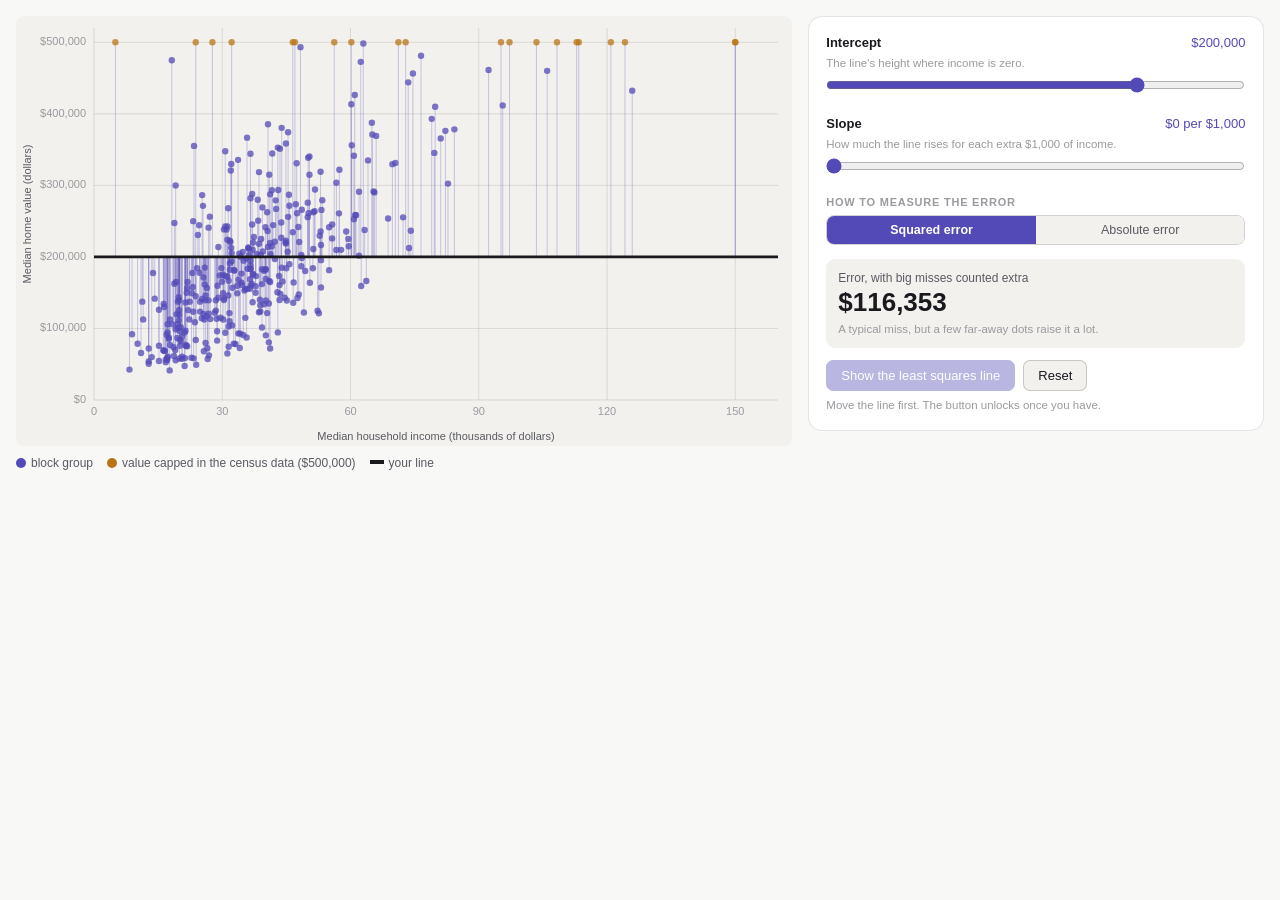
<file: explorers/line-fit.html>
<!DOCTYPE html>
<html lang="en">
<head>
<meta charset="UTF-8">
<meta name="viewport" content="width=device-width, initial-scale=1.0">
<title>Fit a line explorer</title>
<style>
  *, *::before, *::after { box-sizing: border-box; margin: 0; padding: 0; }
  :root {
    --bg: #f8f8f6; --surface: #ffffff; --surface2: #f2f1ed;
    --border: rgba(0,0,0,0.10); --border2: rgba(0,0,0,0.18);
    --text: #1a1a1e; --text2: #5a5a62; --text3: #9a9a9f;
    --blue: #185fa5; --teal: #0f6e56; --amber: #ba7517; --red: #a32d2d; --purple: #534ab7;
    --purple-bg: #eeedfe; --purple-bd: #afa9ec; --purple-txt: #26215c;
    --radius: 10px; --radius-lg: 14px;
  }
  :root[data-theme="dark"] {
    --bg: #16161a; --surface: #1e1e24; --surface2: #26262e;
    --border: rgba(255,255,255,0.10); --border2: rgba(255,255,255,0.18);
    --text: #e8e8ec; --text2: #9a9aa4; --text3: #6a6a74;
    --blue: #6fb0ee; --teal: #4cc2a0; --amber: #e3a44a; --red: #f08a8a; --purple: #9a93f0;
    --purple-bg: #1a1840; --purple-bd: #534ab7; --purple-txt: #cecbf6;
  }
  @media (prefers-color-scheme: dark) {
    :root:not([data-theme="light"]) {
      --bg: #16161a; --surface: #1e1e24; --surface2: #26262e;
      --border: rgba(255,255,255,0.10); --border2: rgba(255,255,255,0.18);
      --text: #e8e8ec; --text2: #9a9aa4; --text3: #6a6a74;
      --blue: #6fb0ee; --teal: #4cc2a0; --amber: #e3a44a; --red: #f08a8a; --purple: #9a93f0;
      --purple-bg: #1a1840; --purple-bd: #534ab7; --purple-txt: #cecbf6;
    }
  }
  html { overflow: hidden; }
  body { background: var(--bg); color: var(--text); font-family: -apple-system, BlinkMacSystemFont, "Segoe UI", sans-serif; font-size: 14px; line-height: 1.55; }
  .wrap { padding: 1rem; }
  .panel { background: var(--surface); border: 1px solid var(--border); border-radius: var(--radius-lg); padding: 1rem 1.1rem; }
  .panel-title { font-size: 11px; font-weight: 600; letter-spacing: .07em; text-transform: uppercase; color: var(--text3); margin-bottom: 8px; }
  .btn { padding: 7px 14px; font-size: 13px; border-radius: 7px; cursor: pointer; border: 1px solid var(--border2); background: var(--surface2); color: var(--text); font-family: inherit; }
  .btn:hover { background: var(--border); }
  .btn.primary { background: var(--purple); color: #fff; border-color: var(--purple); }
  .btn.primary:hover { opacity: .9; }
  .btn:disabled { opacity: .4; cursor: default; }
  input[type=range] { width: 100%; accent-color: var(--purple); }
  canvas { display: block; width: 100%; border-radius: 8px; background: var(--surface2); }
  .legend { display: flex; flex-wrap: wrap; gap: 4px 14px; font-size: 12px; color: var(--text2); margin-top: 8px; }
  .legend span.sw { display: inline-block; width: 10px; height: 10px; border-radius: 50%; margin-right: 5px; vertical-align: -1px; }
  .note { font-size: 11.5px; color: var(--text3); line-height: 1.5; }

  .grid { display: grid; grid-template-columns: minmax(0, 1.7fr) minmax(0, 1fr); gap: 1rem; align-items: start; }
  .ctl { margin-bottom: 14px; }
  .ctl label { display: flex; justify-content: space-between; align-items: baseline; font-size: 13px; font-weight: 600; margin-bottom: 2px; }
  .ctl label span.val { font-weight: 500; color: var(--purple); font-variant-numeric: tabular-nums; }
  .ctl .hint { font-size: 11.5px; color: var(--text3); margin-bottom: 4px; }
  .seg { display: flex; border: 1px solid var(--border2); border-radius: 8px; overflow: hidden; margin-bottom: 14px; }
  .seg button { flex: 1; padding: 7px 8px; font-size: 12.5px; border: none; background: var(--surface2); color: var(--text2); cursor: pointer; font-family: inherit; }
  .seg button.on { background: var(--purple); color: #fff; font-weight: 600; }
  .readout { background: var(--surface2); border-radius: 9px; padding: 10px 12px; margin-bottom: 12px; }
  .readout .big { font-size: 26px; font-weight: 700; font-variant-numeric: tabular-nums; line-height: 1.15; }
  .readout .lab { font-size: 12px; color: var(--text2); }
  .reveal { border: 1px dashed var(--purple-bd); background: var(--purple-bg); color: var(--purple-txt); border-radius: 9px; padding: 9px 12px; font-size: 12.5px; margin-top: 12px; display: none; }
  .reveal b { font-variant-numeric: tabular-nums; }
  .row { display: flex; gap: 8px; flex-wrap: wrap; }
  @media (max-width: 700px) { .grid { grid-template-columns: 1fr; } }
</style>
</head>
<body>
<div class="wrap">
  <div class="grid">
    <div>
      <canvas id="cv" height="380"></canvas>
      <div class="legend">
        <span><span class="sw" style="background:var(--purple)"></span>block group</span>
        <span><span class="sw" style="background:var(--amber)"></span>value capped in the census data ($500,000)</span>
        <span><span class="sw" style="background:transparent;border:2px solid var(--text);width:14px;height:0;border-radius:0;vertical-align:3px"></span>your line</span>
        <span id="lg-best" style="display:none"><span class="sw" style="background:transparent;border-top:2px dashed var(--teal);width:14px;height:0;border-radius:0;vertical-align:3px"></span>best line</span>
      </div>
    </div>
    <div class="panel">
      <div class="ctl">
        <label>Intercept <span class="val" id="vA"></span></label>
        <div class="hint">The line's height where income is zero.</div>
        <input type="range" id="sA" min="-100000" max="300000" step="1000">
      </div>
      <div class="ctl">
        <label>Slope <span class="val" id="vB"></span></label>
        <div class="hint">How much the line rises for each extra $1,000 of income.</div>
        <input type="range" id="sB" min="0" max="10000" step="50">
      </div>
      <div class="panel-title" style="margin-bottom:4px">How to measure the error</div>
      <div class="seg" id="seg">
        <button data-mode="sq" class="on">Squared error</button>
        <button data-mode="abs">Absolute error</button>
      </div>
      <div class="readout">
        <div class="lab" id="rdLab"></div>
        <div class="big" id="rdVal"></div>
        <div class="note" id="rdNote" style="margin-top:3px"></div>
      </div>
      <div class="row">
        <button class="btn primary" id="btnReveal" disabled>Show the least squares line</button>
        <button class="btn" id="btnReset">Reset</button>
      </div>
      <div class="note" id="revealHint" style="margin-top:6px">Move the line first. The button unlocks once you have.</div>
      <div class="reveal" id="reveal"></div>
    </div>
  </div>
</div>
<script>
const D = {"x":[17.1,45.6,29.9,65.4,10.2,16.4,27.7,21.9,18.8,37.9,28.7,8.9,25.2,120.9,43.4,33.8,53.4,37.0,31.7,51.7,43.9,57.4,24.7,23.6,5.0,41.0,17.5,31.2,34.2,48.0,46.6,32.0,65.1,36.6,44.9,42.5,57.3,31.4,79.0,36.7,70.5,53.0,41.0,31.2,43.1,19.9,45.4,37.4,30.7,21.5,16.3,36.6,41.6,21.2,35.4,24.8,60.3,62.4,71.2,20.6,36.6,53.0,18.7,53.2,21.8,60.8,34.6,45.1,53.1,52.3,30.4,36.2,43.8,41.2,26.9,23.9,44.1,20.0,81.1,48.5,32.1,103.5,59.6,26.0,32.8,28.5,38.6,63.3,26.5,48.5,42.9,39.0,19.9,60.8,31.8,43.9,45.7,32.2,23.2,34.8,62.0,61.1,17.2,41.2,18.8,36.6,35.4,32.7,38.9,16.2,17.2,47.4,25.9,36.6,50.5,26.8,63.0,52.8,21.8,45.7,29.1,23.8,17.7,55.7,17.0,13.5,31.8,30.2,40.2,30.1,29.8,15.2,44.6,28.8,37.1,66.0,55.0,47.6,19.1,11.0,23.8,17.1,26.8,53.1,52.6,61.3,39.8,23.0,79.6,44.9,22.0,32.2,97.2,43.0,17.5,27.2,26.4,40.7,47.5,34.5,35.7,23.8,25.5,25.3,53.1,51.3,40.9,46.5,72.3,45.3,150.0,31.8,17.8,47.0,40.1,31.5,32.8,33.7,125.9,68.8,11.3,42.3,20.0,25.6,19.9,84.3,19.8,47.9,34.1,19.3,40.9,74.6,45.0,26.1,30.7,43.0,95.2,31.5,40.5,37.8,12.8,37.2,32.1,92.3,34.5,62.0,22.8,18.6,21.5,24.1,39.3,26.8,38.1,26.3,19.1,43.8,44.8,51.6,19.6,32.2,12.8,8.3,73.7,16.8,35.0,39.3,35.7,37.0,24.6,27.1,14.2,48.6,25.9,38.4,21.4,35.2,18.3,40.5,24.8,29.4,26.1,41.2,20.6,33.5,19.2,57.8,34.0,20.3,15.2,36.3,82.2,31.7,31.2,34.9,19.8,19.5,22.9,55.7,25.8,28.9,56.7,38.6,41.7,47.2,43.5,38.6,49.4,48.3,19.7,61.0,40.1,50.0,69.8,12.8,82.8,95.6,65.6,32.3,35.9,62.5,73.5,42.3,23.2,31.9,72.9,33.1,23.3,16.4,65.0,25.7,30.7,35.9,30.4,47.8,30.7,28.8,50.2,74.1,41.2,43.3,16.6,21.4,26.6,108.3,50.0,124.2,50.1,15.2,63.7,21.2,36.5,19.1,11.5,36.9,36.6,50.4,59.5,23.1,22.4,51.2,55.0,38.8,76.5,25.6,36.5,31.2,113.4,36.1,106.0,29.6,20.4,43.4,20.0,40.2,43.6,37.2,112.9,19.0,50.4,25.3,18.2,20.6,40.6,17.3,36.1,21.7,34.3,64.1,39.4,16.8,60.2,28.2,13.8,37.2,28.5,39.1,40.7,56.2,39.3,40.2,33.8,44.9,32.4,42.6,39.8,37.1,45.4,38.9,150.0,41.3,30.2,37.8,39.5,38.3,40.2,31.4,35.8,51.3,21.3,33.5,41.6,46.5,29.1,56.7,23.4,20.1,22.3,17.8,59.0,30.4,19.6,79.8,31.5,31.0,49.1,60.2,46.7,41.9,48.6,24.3],"y":[55900,286900,165300,291500,78600,130000,500000,165000,162500,173200,113600,91900,114200,500001,139700,168100,279300,287900,121500,294200,380400,321900,177800,108700,500001,166400,87500,242700,92800,220800,136000,320800,371200,188000,218900,279100,260900,268000,393000,160100,331400,319000,315000,224000,293500,139600,256000,228000,347800,76900,134300,344200,214800,94400,155100,123600,356000,472700,500001,88900,282100,235700,61500,265700,75200,341400,160900,139000,157300,124900,238500,211600,248100,72000,62400,49200,165800,84200,365700,202600,212700,500001,214900,139300,181400,139400,318600,237700,72300,186900,150700,202700,125400,252600,222600,184800,189900,205300,250000,206900,201800,258600,94300,219500,247500,183200,114800,78700,123700,69500,105800,331000,185100,195100,163900,120600,498400,229500,156300,271500,143100,500001,41400,225900,91300,60000,191100,112500,182500,175000,184400,126200,142900,83000,210000,369200,181500,142500,55500,65800,83800,58800,139300,216600,121300,258200,133900,177700,345400,222700,125700,500000,500001,94500,85700,113100,156700,214000,261100,164100,197900,145000,271400,141100,195500,262500,80600,234600,255300,207400,500001,182000,76900,500001,241600,102800,181100,335700,432400,253800,137500,197000,58000,120200,119200,378300,143800,147600,72700,120000,134800,456500,184200,79900,173400,352800,500001,166800,262500,150000,54000,220100,330000,461300,176700,291100,59200,73800,75500,184400,162000,240900,204200,117000,300000,226900,220100,263900,137500,193800,50700,42500,212500,52900,194800,101300,87400,245300,244400,256300,141700,198400,161500,250700,136400,153000,105800,121500,137500,174000,146100,164900,57600,149100,165100,209900,204500,101600,75800,202800,376200,110000,65000,90800,111500,86600,149300,245400,112500,159800,303700,218300,344500,273600,351200,122700,180400,493200,101000,426400,182900,255600,329700,72000,302500,411800,290200,104300,155400,159300,444000,221300,123400,220800,500001,78300,58200,68700,387500,68200,242600,183300,142100,241900,94100,96000,261000,236500,287500,173300,68500,96900,57400,500001,275900,500001,338600,54600,166300,47500,155500,98800,112500,162500,183500,340400,225200,158000,137500,184200,241400,140300,481300,171300,168900,172700,500001,212000,460100,115000,82300,160600,96500,169100,148400,175200,500001,69900,314900,286400,475000,60700,236200,60700,213100,150000,200400,334900,269200,56500,413500,121900,177500,176200,125000,225000,385400,500001,182700,90400,92900,358600,157000,267100,180500,136600,374200,132600,500001,203700,149300,159000,207700,279900,139200,146200,366700,211000,58600,159800,293200,500001,213800,209800,355200,75800,112700,112500,235600,139700,106200,409900,74500,238200,122400,500001,164300,244500,265900,230600],"capped":[0,0,0,0,0,0,1,0,0,0,0,0,0,1,0,0,0,0,0,0,0,0,0,0,1,0,0,0,0,0,0,0,0,0,0,0,0,0,0,0,0,0,0,0,0,0,0,0,0,0,0,0,0,0,0,0,0,0,1,0,0,0,0,0,0,0,0,0,0,0,0,0,0,0,0,0,0,0,0,0,0,1,0,0,0,0,0,0,0,0,0,0,0,0,0,0,0,0,0,0,0,0,0,0,0,0,0,0,0,0,0,0,0,0,0,0,0,0,0,0,0,1,0,0,0,0,0,0,0,0,0,0,0,0,0,0,0,0,0,0,0,0,0,0,0,0,0,0,0,0,0,1,1,0,0,0,0,0,0,0,0,0,0,0,0,0,0,0,0,0,1,0,0,1,0,0,0,0,0,0,0,0,0,0,0,0,0,0,0,0,0,0,0,0,0,0,1,0,0,0,0,0,0,0,0,0,0,0,0,0,0,0,0,0,0,0,0,0,0,0,0,0,0,0,0,0,0,0,0,0,0,0,0,0,0,0,0,0,0,0,0,0,0,0,0,0,0,0,0,0,0,0,0,0,0,0,0,0,0,0,0,0,0,0,0,0,0,0,0,0,0,0,0,0,0,0,0,0,0,0,0,0,0,0,1,0,0,0,0,0,0,0,0,0,0,0,0,0,0,0,0,0,0,1,0,1,0,0,0,0,0,0,0,0,0,0,0,0,0,0,0,0,0,0,0,0,1,0,0,0,0,0,0,0,0,0,1,0,0,0,0,0,0,0,0,0,0,0,0,0,0,0,0,0,0,0,0,1,0,0,0,0,0,0,0,0,0,0,1,0,0,0,0,0,0,0,0,0,0,0,0,1,0,0,0,0,0,0,0,0,0,0,0,0,0,1,0,0,0,0],"ls":{"a":53101.089563593036,"b":3874.046248606799},"lad":{"a":26501.727642276404,"b":4183.604336043361}};   // x: income in thousands of dollars, y: home value in dollars, capped: 1 if value is at the cap
const N = D.x.length;
const START = { a: 200000, b: 0 };
const state = { a: START.a, b: START.b, mode: 'sq', moved: false, revealed: false };

const cv = document.getElementById('cv'), ctx = cv.getContext('2d');
const money = v => (v < 0 ? '-$' : '$') + Math.round(Math.abs(v)).toLocaleString('en-US');
const css = n => getComputedStyle(document.documentElement).getPropertyValue(n).trim();

function score(a, b, mode) {
  let s = 0;
  for (let i = 0; i < N; i++) { const r = D.y[i] - (a + b * D.x[i]); s += mode === 'abs' ? Math.abs(r) : r * r; }
  return mode === 'abs' ? s / N : Math.sqrt(s / N);
}
const best = () => state.mode === 'abs' ? D.lad : D.ls;

const X0 = 0, X1 = 160, Y0 = 0, Y1 = 520000;
let W = 0, H = 0;
const PAD = { l: 78, r: 14, t: 12, b: 46 };
const px = x => PAD.l + (x - X0) / (X1 - X0) * (W - PAD.l - PAD.r);
const py = y => H - PAD.b - (y - Y0) / (Y1 - Y0) * (H - PAD.t - PAD.b);

function layout() {
  const dpr = window.devicePixelRatio || 1;
  W = cv.clientWidth; H = Math.round(Math.min(430, Math.max(300, W * 0.72)));
  cv.style.height = H + 'px'; cv.width = W * dpr; cv.height = H * dpr;
  ctx.setTransform(dpr, 0, 0, dpr, 0, 0);
}

function lineY(a, b, x) { return a + b * x; }

function draw() {
  const text2 = css('--text2'), text3 = css('--text3'), grid = css('--border'), purple = css('--purple'), amber = css('--amber'), teal = css('--teal'), text = css('--text');
  ctx.clearRect(0, 0, W, H);
  ctx.font = '11px -apple-system, "Segoe UI", sans-serif';
  // grid and ticks
  ctx.lineWidth = 1;
  for (let v = 0; v <= 500000; v += 100000) {
    const y = py(v); ctx.strokeStyle = grid; ctx.beginPath(); ctx.moveTo(PAD.l, y); ctx.lineTo(W - PAD.r, y); ctx.stroke();
    ctx.fillStyle = text3; ctx.textAlign = 'right'; ctx.textBaseline = 'middle'; ctx.fillText('$' + v.toLocaleString('en-US'), PAD.l - 8, y);
  }
  for (let v = 0; v <= 150; v += 30) {
    const x = px(v); ctx.strokeStyle = grid; ctx.beginPath(); ctx.moveTo(x, PAD.t); ctx.lineTo(x, H - PAD.b); ctx.stroke();
    ctx.fillStyle = text3; ctx.textAlign = 'center'; ctx.textBaseline = 'top'; ctx.fillText(String(v), x, H - PAD.b + 6);
  }
  ctx.fillStyle = text2; ctx.textAlign = 'center'; ctx.textBaseline = 'bottom';
  ctx.fillText('Median household income (thousands of dollars)', PAD.l + (W - PAD.l - PAD.r) / 2, H - 4);
  ctx.save(); ctx.translate(12, PAD.t + (H - PAD.t - PAD.b) / 2); ctx.rotate(-Math.PI / 2); ctx.textBaseline = 'middle';
  ctx.fillText('Median home value (dollars)', 0, 0); ctx.restore();

  // residuals
  ctx.lineWidth = 1; ctx.strokeStyle = purple; ctx.globalAlpha = 0.28;
  ctx.beginPath();
  for (let i = 0; i < N; i++) { const x = px(D.x[i]); ctx.moveTo(x, py(D.y[i])); ctx.lineTo(x, py(lineY(state.a, state.b, D.x[i]))); }
  ctx.stroke(); ctx.globalAlpha = 1;

  // points
  for (let i = 0; i < N; i++) {
    ctx.beginPath(); ctx.arc(px(D.x[i]), py(D.y[i]), 3.2, 0, Math.PI * 2);
    ctx.fillStyle = D.capped[i] ? amber : purple; ctx.globalAlpha = 0.75; ctx.fill(); ctx.globalAlpha = 1;
  }

  // lines
  function drawLine(a, b, color, dash, width) {
    ctx.save(); ctx.beginPath(); ctx.rect(PAD.l, PAD.t, W - PAD.l - PAD.r, H - PAD.t - PAD.b); ctx.clip();
    ctx.strokeStyle = color; ctx.lineWidth = width; ctx.setLineDash(dash);
    ctx.beginPath(); ctx.moveTo(px(X0), py(lineY(a, b, X0))); ctx.lineTo(px(X1), py(lineY(a, b, X1))); ctx.stroke(); ctx.restore();
  }
  if (state.revealed) { const L = best(); drawLine(L.a, L.b, teal, [7, 5], 2.2); }
  drawLine(state.a, state.b, text, [], 2.6);
}

function update() {
  document.getElementById('vA').textContent = money(state.a);
  document.getElementById('vB').textContent = money(state.b) + ' per $1,000';
  const mine = score(state.a, state.b, state.mode);
  document.getElementById('rdLab').textContent = state.mode === 'sq' ? 'Error, with big misses counted extra' : 'Error, with every dollar of miss counted the same';
  document.getElementById('rdVal').textContent = money(mine);
  document.getElementById('rdNote').textContent = state.mode === 'sq'
    ? 'A typical miss, but a few far-away dots raise it a lot.' : 'The average distance between a dot and the line.';
  const btn = document.getElementById('btnReveal');
  btn.disabled = !state.moved;
  btn.textContent = state.mode === 'sq' ? 'Show the least squares line' : 'Show the least absolute error line';
  document.getElementById('revealHint').style.display = state.moved ? 'none' : 'block';
  const rv = document.getElementById('reveal');
  document.getElementById('lg-best').style.display = state.revealed ? '' : 'none';
  if (state.revealed) {
    const L = best(), bs = score(L.a, L.b, state.mode);
    rv.style.display = 'block';
    rv.innerHTML = 'Best line for this kind of error: <b>' + money(bs) + '</b><br>Your line: <b>' + money(mine) + '</b>'
      + '<br>The best line starts at <b>' + money(L.a) + '</b> and rises <b>' + money(L.b) + '</b> per $1,000 of income.';
  } else rv.style.display = 'none';
  draw();
}

function touched() { state.moved = true; update(); }
document.getElementById('sA').addEventListener('input', e => { state.a = +e.target.value; touched(); });
document.getElementById('sB').addEventListener('input', e => { state.b = +e.target.value; touched(); });
document.querySelectorAll('#seg button').forEach(b => b.addEventListener('click', () => {
  state.mode = b.dataset.mode;
  document.querySelectorAll('#seg button').forEach(x => x.classList.toggle('on', x === b)); update();
}));
document.getElementById('btnReveal').addEventListener('click', () => { state.revealed = true; update(); });
document.getElementById('btnReset').addEventListener('click', () => {
  state.a = START.a; state.b = START.b; state.moved = false; state.revealed = false;
  document.getElementById('sA').value = state.a; document.getElementById('sB').value = state.b; update();
});

document.getElementById('sA').value = state.a; document.getElementById('sB').value = state.b;
function init() { layout(); update(); }
window.addEventListener('resize', init);
new MutationObserver(draw).observe(document.documentElement, { attributes: true, attributeFilter: ['data-theme'] });
window.matchMedia('(prefers-color-scheme: dark)').addEventListener('change', draw);
init();
</script>
<script>
/* Talks to the book page that embeds this widget (see includes/explorer-embed.html). */
(function () {
  function sendHeight() {
    var h = Math.ceil(document.documentElement.getBoundingClientRect().height);
    parent.postMessage({ type: 'explorer-height', height: h }, '*');
  }
  window.addEventListener('message', function (e) {
    if (e.data && e.data.type === 'explorer-theme') {
      document.documentElement.setAttribute('data-theme', e.data.dark ? 'dark' : 'light');
    }
  });
  if (window.ResizeObserver) new ResizeObserver(sendHeight).observe(document.body);
  window.addEventListener('load', function () { sendHeight(); parent.postMessage({ type: 'explorer-ready' }, '*'); });
})();

</script>
</body>
</html>
</file>
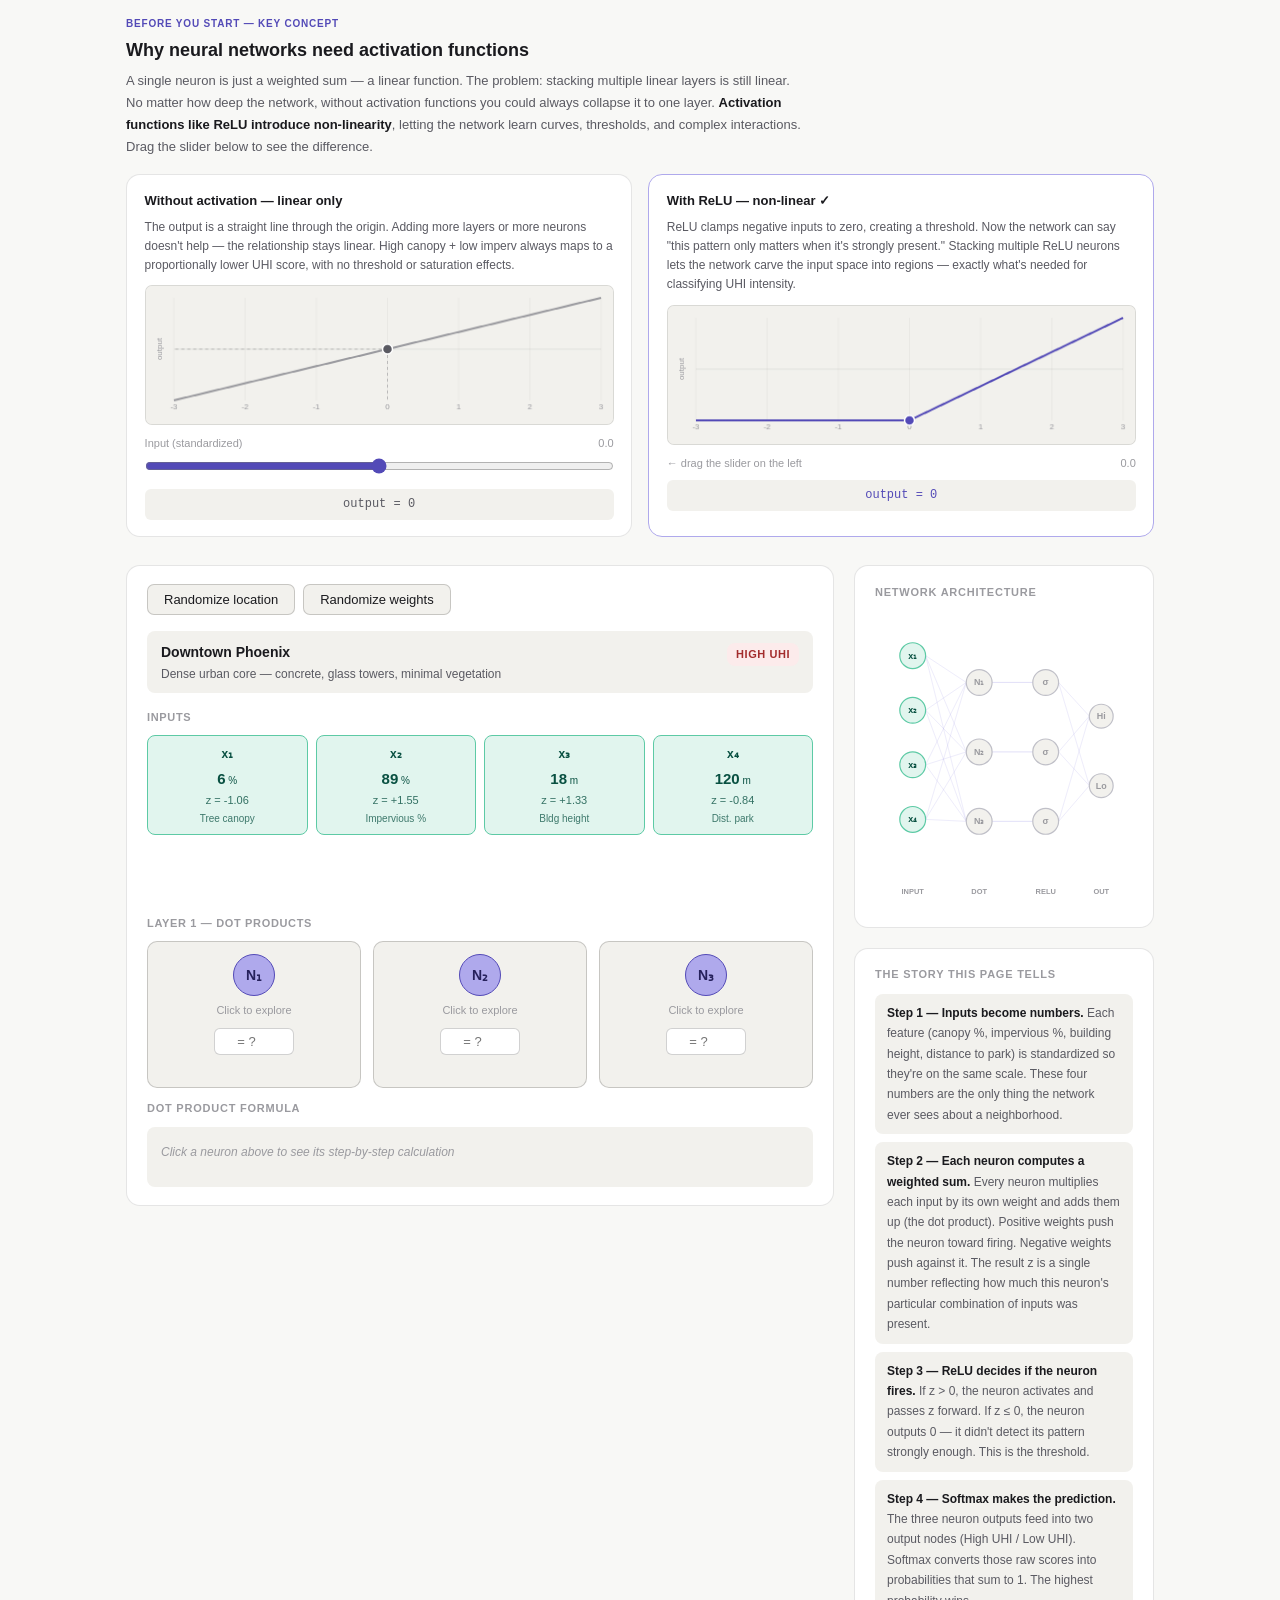
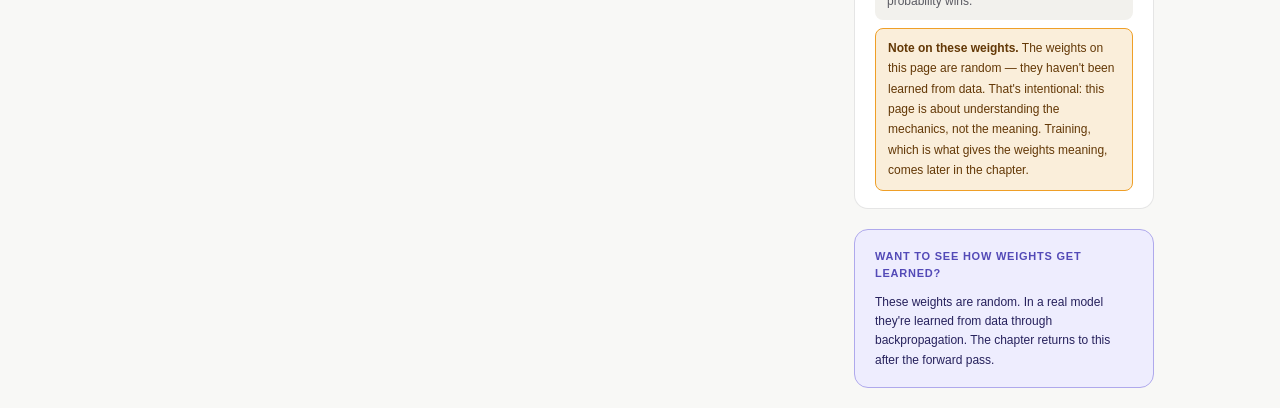
<file: explorers/neural-network.html>
<!DOCTYPE html>
<html lang="en">
<head>

<meta charset="UTF-8">
<meta name="viewport" content="width=device-width, initial-scale=1.0">
<title>Neural network explorer</title>
<style>
  *, *::before, *::after { box-sizing: border-box; margin: 0; padding: 0; }

  :root {
    --bg:        #f8f8f6;
    --surface:   #ffffff;
    --surface2:  #f2f1ed;
    --border:    rgba(0,0,0,0.10);
    --border2:   rgba(0,0,0,0.18);
    --text:      #1a1a1e;
    --text2:     #5a5a62;
    --text3:     #9a9a9f;
    --blue-bg:   #e6f1fb;
    --blue-bd:   #85b7eb;
    --blue-txt:  #0c447c;
    --green-bg:  #e1f5ee;
    --green-bd:  #5dcaa5;
    --green-txt: #085041;
    --red-bg:    #fcebeb;
    --red-bd:    #f09595;
    --red-txt:   #a32d2d;
    --amber-bg:  #faeeda;
    --amber-bd:  #ef9f27;
    --amber-txt: #633806;
    --purple-bg: #eeedfe;
    --purple-bd: #afa9ec;
    --purple:    #534ab7;
    --purple-txt:#26215c;
    --radius:    10px;
    --radius-lg: 14px;
  }

  :root[data-theme="dark"] {
    --bg:        #16161a;
    --surface:   #1e1e24;
    --surface2:  #26262e;
    --border:    rgba(255,255,255,0.10);
    --border2:   rgba(255,255,255,0.18);
    --text:      #e8e8ec;
    --text2:     #9a9aa4;
    --text3:     #5a5a62;
    --blue-bg:   #0c2a44;
    --blue-bd:   #185fa5;
    --blue-txt:  #b5d4f4;
    --green-bg:  #04251c;
    --green-bd:  #0f6e56;
    --green-txt: #9fe1cb;
    --red-bg:    #2a0a0a;
    --red-bd:    #a32d2d;
    --red-txt:   #f7c1c1;
    --amber-bg:  #2a1a04;
    --amber-bd:  #854f0b;
    --amber-txt: #fac775;
    --purple-bg: #1a1840;
    --purple-bd: #534ab7;
    --purple-txt:#cecbf6;
  }

  @media (prefers-color-scheme: dark) {
    :root:not([data-theme="light"]) {
      --bg:        #16161a;
      --surface:   #1e1e24;
      --surface2:  #26262e;
      --border:    rgba(255,255,255,0.10);
      --border2:   rgba(255,255,255,0.18);
      --text:      #e8e8ec;
      --text2:     #9a9aa4;
      --text3:     #5a5a62;
      --blue-bg:   #0c2a44;
      --blue-bd:   #185fa5;
      --blue-txt:  #b5d4f4;
      --green-bg:  #04251c;
      --green-bd:  #0f6e56;
      --green-txt: #9fe1cb;
      --red-bg:    #2a0a0a;
      --red-bd:    #a32d2d;
      --red-txt:   #f7c1c1;
      --amber-bg:  #2a1a04;
      --amber-bd:  #854f0b;
      --amber-txt: #fac775;
      --purple-bg: #1a1840;
      --purple-bd: #534ab7;
      --purple-txt:#cecbf6;
    }
  }

  html { overflow: hidden; }
  body { background: var(--bg); color: var(--text); font-family: -apple-system, BlinkMacSystemFont, "Segoe UI", sans-serif; font-size: 15px; line-height: 1.6;  }



  .page-wrap { max-width: 1060px; margin: 0 auto; padding: 1rem 1rem 1.25rem; }

  .main-grid { display: grid; grid-template-columns: minmax(0,1fr) 300px; gap: 1.25rem; align-items: start; }

  .panel { background: var(--surface); border: 1px solid var(--border); border-radius: var(--radius-lg); padding: 1.1rem 1.25rem; }
  .panel-title { font-size: 11px; font-weight: 600; letter-spacing: .07em; text-transform: uppercase; color: var(--text3); margin-bottom: 10px; }

  button.btn { padding: 7px 16px; font-size: 13px; border-radius: 7px; cursor: pointer; border: 1px solid var(--border2); background: var(--surface2); color: var(--text); transition: background .15s; font-family: inherit; }
  button.btn:hover { background: var(--border); }
  .btn-row { display: flex; gap: 8px; flex-wrap: wrap; margin-bottom: 1rem; }

  .loc-banner { background: var(--surface2); border-radius: 8px; padding: 10px 14px; margin-bottom: 1rem; display: flex; align-items: flex-start; justify-content: space-between; gap: 12px; }
  .loc-name   { font-size: 14px; font-weight: 600; color: var(--text); margin-bottom: 2px; }
  .loc-desc   { font-size: 12px; color: var(--text2); line-height: 1.5; }
  .uhi-badge  { font-size: 11px; font-weight: 600; letter-spacing: .05em; text-transform: uppercase; padding: 3px 9px; border-radius: 8px; white-space: nowrap; flex-shrink: 0; margin-top: 2px; }
  .uhi-high   { background: var(--red-bg);   color: var(--red-txt); }
  .uhi-medium { background: var(--amber-bg); color: var(--amber-txt); }
  .uhi-low    { background: var(--green-bg); color: var(--green-txt); }

  .section-label { font-size: 11px; font-weight: 600; letter-spacing: .06em; text-transform: uppercase; color: var(--text3); margin-bottom: 8px; }

  .input-grid { display: grid; grid-template-columns: repeat(4,1fr); gap: 8px; }
  .input-box  { background: var(--green-bg); border: 1px solid var(--green-bd); border-radius: 8px; padding: 9px 8px; text-align: center; }
  .ivar  { font-size: 12px; color: var(--green-txt); font-weight: 600; }
  .ival  { font-size: 15px; font-weight: 600; color: var(--green-txt); margin: 3px 0 1px; }
  .iunit { font-size: 10px; font-weight: 400; }
  .istd  { font-size: 11px; color: var(--green-txt); opacity: .8; }
  .iname { font-size: 10px; color: var(--green-txt); opacity: .75; margin-top: 3px; line-height: 1.3; }

  .bridge-wrap { position: relative; }
  .bridge-wrap svg { display: block; width: 100%; pointer-events: none; overflow: visible; }

  /* layer divider */
  .layer-divider { display: flex; align-items: center; gap: 10px; margin: 14px 0 12px; }
  .layer-divider-line { flex: 1; height: 1px; background: var(--border2); }
  .layer-divider-label { font-size: 10px; font-weight: 600; letter-spacing: .08em; text-transform: uppercase; color: var(--text3); white-space: nowrap; padding: 3px 10px; background: var(--surface2); border-radius: 8px; border: 1px solid var(--border); }

  .neuron-grid { display: grid; grid-template-columns: repeat(3,1fr); gap: 12px; }
  .neuron-card { border: 1px solid var(--border2); border-radius: var(--radius); padding: 12px 10px; cursor: pointer; background: var(--surface2); text-align: center; transition: border-color .15s, background .15s; }
  .neuron-card:hover:not(.solved) { border-color: var(--purple); background: var(--purple-bg); }
  .neuron-card.active { border-color: var(--purple); background: var(--purple-bg); }
  .neuron-card.solved { border-color: var(--green-bd); background: var(--green-bg); cursor: default; }
  .n-circle { width: 42px; height: 42px; border-radius: 50%; background: var(--purple-bd); border: 1px solid var(--purple); display: flex; align-items: center; justify-content: center; font-size: 14px; font-weight: 600; color: var(--purple-txt); margin: 0 auto 6px; transition: background .15s, color .15s; }
  .neuron-card.active .n-circle { background: var(--purple); color: #fff; }
  .neuron-card.solved .n-circle { background: var(--green-bd); border-color: var(--green-txt); color: #fff; }
  .n-hint { font-size: 11px; color: var(--text3); margin-bottom: 8px; }
  .neuron-card.active .n-hint { color: var(--purple); }
  .neuron-card.solved .n-hint { color: var(--green-txt); }
  .n-answer { width: 80px; font-size: 13px; text-align: center; padding: 5px 8px; border-radius: 6px; border: 1px solid var(--border2); background: var(--surface); color: var(--text); font-family: inherit; }
  .n-answer:focus { outline: 2px solid var(--purple); outline-offset: 1px; border-color: transparent; }
  .n-answer:disabled { opacity: .45; cursor: default; }
  .n-check { font-size: 11px; margin-top: 5px; min-height: 15px; }
  .n-check.ok { color: var(--green-txt); font-weight: 500; }
  .n-check.no { color: var(--red-txt); }

  .formula-box  { background: var(--surface2); border-radius: 8px; padding: 12px 14px; min-height: 60px; }
  .fempty       { font-size: 12px; color: var(--text3); font-style: italic; }
  .formula-eq   { font-size: 12px; font-family: "SF Mono","Fira Code","Consolas",monospace; line-height: 2.1; color: var(--text); }
  .fw  { color: var(--purple); font-weight: 600; }
  .fx  { color: var(--green-txt); font-weight: 600; }
  .fp  { color: var(--text2); }
  .ftotal { display: block; font-size: 13px; font-weight: 600; border-top: 1px solid var(--border); margin-top: 6px; padding-top: 6px; }
  .fnote  { font-size: 11px; color: var(--text3); margin-top: 6px; }

  /* relu */
  .relu-section { display: none; }
  .relu-explainer { font-size: 12px; color: var(--blue-txt); background: var(--blue-bg); border: 1px solid var(--blue-bd); border-radius: 8px; padding: 9px 12px; margin-bottom: 12px; line-height: 1.6; }
  .relu-grid { display: grid; grid-template-columns: repeat(3,1fr); gap: 12px; }
  .relu-card { background: var(--surface2); border: 1px solid var(--border2); border-radius: var(--radius); padding: 12px 10px; text-align: center; transition: border-color .15s, background .15s; }
  .relu-card.solved { border-color: var(--green-bd); background: var(--green-bg); }
  .rn-label { font-size: 12px; font-weight: 600; color: var(--text2); margin-bottom: 4px; }
  .relu-card.solved .rn-label { color: var(--green-txt); }
  .rn-pre   { font-size: 12px; font-family: "SF Mono","Fira Code","Consolas",monospace; color: var(--text2); margin-bottom: 8px; }
  .rn-pre .rv { color: var(--purple); font-weight: 600; }
  .relu-card input { width: 80px; font-size: 13px; text-align: center; padding: 5px 8px; border-radius: 6px; border: 1px solid var(--border2); background: var(--surface); color: var(--text); font-family: inherit; }
  .relu-card input:focus { outline: 2px solid var(--purple); outline-offset: 1px; border-color: transparent; }
  .relu-card input:disabled { opacity: .45; }
  .relu-check { font-size: 11px; margin-top: 5px; min-height: 15px; }
  .relu-check.ok { color: var(--green-txt); font-weight: 500; }
  .relu-check.no { color: var(--red-txt); }

  /* softmax */
  .softmax-section { display: none; }
  .softmax-explainer { font-size: 12px; color: var(--amber-txt); background: var(--amber-bg); border: 1px solid var(--amber-bd); border-radius: 8px; padding: 9px 12px; margin-bottom: 12px; line-height: 1.6; }
  .softmax-explainer code { font-family: "SF Mono","Fira Code","Consolas",monospace; }
  .output-grid { display: grid; grid-template-columns: 1fr 1fr; gap: 12px; margin-bottom: 12px; }
  .output-card { border: 1px solid var(--border2); border-radius: var(--radius); padding: 14px 12px; background: var(--surface2); text-align: center; }
  .output-card.winning { border-color: var(--amber-bd); background: var(--amber-bg); }
  .oc-label { font-size: 11px; font-weight: 600; text-transform: uppercase; letter-spacing: .05em; color: var(--text3); margin-bottom: 4px; }
  .output-card.winning .oc-label { color: var(--amber-txt); }
  .oc-logit { font-size: 12px; font-family: "SF Mono","Fira Code","Consolas",monospace; color: var(--text2); margin-bottom: 6px; }
  .oc-prob  { font-size: 28px; font-weight: 600; color: var(--text); margin-bottom: 6px; }
  .output-card.winning .oc-prob { color: var(--amber-txt); }
  .oc-bar-wrap { height: 6px; background: var(--border); border-radius: 3px; overflow: hidden; }
  .oc-bar { height: 100%; border-radius: 3px; background: var(--border2); transition: width .6s ease; }
  .output-card.winning .oc-bar { background: var(--amber-bd); }

  .pred-banner { border-radius: 9px; padding: 12px 16px; font-size: 13px; line-height: 1.6; }
  .pred-banner strong { font-size: 14px; font-weight: 600; display: block; margin-bottom: 3px; }
  .pred-correct   { background: var(--green-bg); border: 1px solid var(--green-bd); color: var(--green-txt); }
  .pred-incorrect { background: var(--red-bg);   border: 1px solid var(--red-bd);   color: var(--red-txt); }
  .pred-medium    { background: var(--amber-bg); border: 1px solid var(--amber-bd); color: var(--amber-txt); }

  .info-box { background: var(--surface2); border-radius: 8px; padding: 9px 12px; font-size: 12px; color: var(--text2); line-height: 1.7; margin-bottom: 8px; }
  .info-box:last-child { margin-bottom: 0; }
  .info-box strong { color: var(--text); }

  .arch-svg { width: 100%; display: block; }

  /* ── Non-linearity explainer ── */
  .nonlin-section { margin-bottom: 1.75rem; }
  .nonlin-grid { display: grid; grid-template-columns: 1fr 1fr; gap: 1rem; margin-top: 1rem; }
  .nonlin-card { background: var(--surface); border: 1px solid var(--border); border-radius: var(--radius-lg); padding: 1rem 1.1rem; }
  .nonlin-card h4 { font-size: 13px; font-weight: 600; color: var(--text); margin-bottom: 6px; }
  .nonlin-card p  { font-size: 12px; color: var(--text2); line-height: 1.6; margin-bottom: 10px; }
  .nonlin-canvas  { display: block; width: 100%; border-radius: 7px; background: var(--surface2); border: 1px solid var(--border); }
  .nonlin-slider-wrap { margin-top: 10px; }
  .nonlin-slider-label { display: flex; justify-content: space-between; font-size: 11px; color: var(--text3); margin-bottom: 4px; }
  input.nonlin-slider { width: 100%; accent-color: var(--purple); }
  .nonlin-output { margin-top: 8px; font-size: 12px; font-family: "SF Mono","Consolas",monospace; text-align: center; padding: 6px; border-radius: 6px; background: var(--surface2); color: var(--text2); }
  .nonlin-key { font-size: 11px; font-weight: 600; color: var(--purple); }

  @media (max-width: 780px) {
    .nonlin-grid { grid-template-columns: 1fr; }
    .main-grid  { grid-template-columns: 1fr; }
    .input-grid { grid-template-columns: repeat(2,1fr); }
  }
</style>
</head>
<body>

<div class="page-wrap">
  <!-- ═══════════════ NON-LINEARITY EXPLAINER ═══════════════ -->
  <div class="nonlin-section">
    <div style="margin-bottom:0.75rem;">
      <div class="section-eyebrow" style="font-size:10px;font-weight:600;letter-spacing:.08em;text-transform:uppercase;color:var(--purple);margin-bottom:4px;">Before you start — key concept</div>
      <h2 style="font-size:18px;font-weight:600;color:var(--text);margin-bottom:0.3rem;">Why neural networks need activation functions</h2>
      <p style="font-size:13px;color:var(--text2);line-height:1.7;max-width:680px;">A single neuron is just a weighted sum — a linear function. The problem: stacking multiple linear layers is still linear. No matter how deep the network, without activation functions you could always collapse it to one layer. <strong style="color:var(--text);">Activation functions like ReLU introduce non-linearity</strong>, letting the network learn curves, thresholds, and complex interactions. Drag the slider below to see the difference.</p>
    </div>
    <div class="nonlin-grid">
      <div class="nonlin-card">
        <h4>Without activation — linear only</h4>
        <p>The output is a straight line through the origin. Adding more layers or more neurons doesn't help — the relationship stays linear. High canopy + low imperv always maps to a proportionally lower UHI score, with no threshold or saturation effects.</p>
        <canvas class="nonlin-canvas" id="nl-canvas-linear" height="140"></canvas>
        <div class="nonlin-slider-wrap">
          <div class="nonlin-slider-label"><span>Input (standardized)</span><span id="nl-val-linear">0.0</span></div>
          <input type="range" class="nonlin-slider" id="nl-slider-linear" min="-3" max="3" step="0.05" value="0" oninput="updateNonlin()">
        </div>
        <div class="nonlin-output" id="nl-out-linear">output = 0.00</div>
      </div>
      <div class="nonlin-card" style="border-color:var(--purple-bd);">
        <h4>With ReLU — non-linear ✓</h4>
        <p>ReLU clamps negative inputs to zero, creating a threshold. Now the network can say "this pattern only matters when it's strongly present." Stacking multiple ReLU neurons lets the network carve the input space into regions — exactly what's needed for classifying UHI intensity.</p>
        <canvas class="nonlin-canvas" id="nl-canvas-relu" height="140"></canvas>
        <div class="nonlin-slider-wrap">
          <div class="nonlin-slider-label"><span>← drag the slider on the left</span><span id="nl-val-relu">0.0</span></div>
        </div>
        <div class="nonlin-output" id="nl-out-relu" style="color:var(--purple);">output = 0.00</div>
      </div>
    </div>
  </div>

  <div class="main-grid">

    <!-- ═══ LEFT: network flow ═══ -->
    <div>
      <div class="panel">

        <div class="btn-row">
          <button class="btn" onclick="randomizeLocation()">Randomize location</button>
          <button class="btn" onclick="randomizeWeights()">Randomize weights</button>
        </div>

        <div class="loc-banner">
          <div>
            <div class="loc-name" id="loc-name"></div>
            <div class="loc-desc" id="loc-desc"></div>
          </div>
          <div class="uhi-badge" id="loc-uhi"></div>
        </div>

        <!-- INPUTS -->
        <div class="section-label">Inputs</div>
        <div class="input-grid" id="input-grid"></div>

        <!-- SVG bridge -->
        <div class="bridge-wrap" id="bridge-wrap">
          <svg id="svg-bridge" style="height:80px;"></svg>
        </div>

        <!-- LAYER 1 DOT PRODUCTS -->
        <div class="section-label" style="margin-top:0;">Layer 1 — dot products</div>
        <div class="neuron-grid" id="neuron-grid"></div>

        <div style="margin-top:12px;">
          <div class="panel-title" id="formula-title">Dot product formula</div>
          <div class="formula-box" id="formula-box">
            <span class="fempty">Click a neuron above to see its step-by-step calculation</span>
          </div>
        </div>

        <!-- RELU -->
        <div class="relu-section" id="relu-section">
          <div class="layer-divider">
            <div class="layer-divider-line"></div>
            <div class="layer-divider-label">ReLU activation</div>
            <div class="layer-divider-line"></div>
          </div>
          <div class="relu-explainer">
            <strong>ReLU(z) = max(0, z)</strong> — ReLU asks one question about the dot product z: is it above zero? If yes, this neuron detected its pattern strongly enough — pass z forward. If no, output 0 — the neuron stays silent. That's it. ReLU is the threshold that turns a weighted sum into a firing decision.
          </div>
          <div class="relu-grid" id="relu-grid"></div>
        </div>

        <!-- SOFTMAX OUTPUT -->
        <div class="softmax-section" id="softmax-section">
          <div class="layer-divider">
            <div class="layer-divider-line"></div>
            <div class="layer-divider-label">Softmax output — prediction</div>
            <div class="layer-divider-line"></div>
          </div>
          <div class="softmax-explainer">
            The ReLU outputs feed into two output neurons — one for <strong>High UHI</strong>, one for <strong>Low UHI</strong>. Each computes a weighted sum of the ReLU values (logit), then <strong>softmax</strong> converts both logits into probabilities that sum to 1: <code>P = eᶻ / (e^z_high + e^z_low)</code>
          </div>
          <div class="output-grid" id="output-grid"></div>
          <div class="pred-banner" id="pred-banner"></div>
        </div>

      </div>
    </div>

    <!-- ═══ RIGHT: reference ═══ -->
    <div>
      <div class="panel" style="margin-bottom:1.25rem;">
        <div class="panel-title">Network architecture</div>
        <svg class="arch-svg" id="arch-svg" viewBox="0 0 260 300"></svg>
      </div>

      <div class="panel">
        <div class="panel-title">The story this page tells</div>
        <div class="info-box">
          <strong>Step 1 — Inputs become numbers.</strong> Each feature (canopy %, impervious %, building height, distance to park) is standardized so they're on the same scale. These four numbers are the only thing the network ever sees about a neighborhood.
        </div>
        <div class="info-box">
          <strong>Step 2 — Each neuron computes a weighted sum.</strong> Every neuron multiplies each input by its own weight and adds them up (the dot product). Positive weights push the neuron toward firing. Negative weights push against it. The result z is a single number reflecting how much this neuron's particular combination of inputs was present.
        </div>
        <div class="info-box">
          <strong>Step 3 — ReLU decides if the neuron fires.</strong> If z &gt; 0, the neuron activates and passes z forward. If z ≤ 0, the neuron outputs 0 — it didn't detect its pattern strongly enough. This is the threshold.
        </div>
        <div class="info-box">
          <strong>Step 4 — Softmax makes the prediction.</strong> The three neuron outputs feed into two output nodes (High UHI / Low UHI). Softmax converts those raw scores into probabilities that sum to 1. The highest probability wins.
        </div>
        <div class="info-box" style="background:var(--amber-bg);border:1px solid var(--amber-bd);">
          <strong style="color:var(--amber-txt);">Note on these weights.</strong> <span style="color:var(--amber-txt);">The weights on this page are random — they haven't been learned from data. That's intentional: this page is about understanding the mechanics, not the meaning. Training, which is what gives the weights meaning, comes later in the chapter.</span>
        </div>
      </div>

      <div class="panel" style="margin-top:1.25rem; background:var(--purple-bg); border-color:var(--purple-bd);">
        <div class="panel-title" style="color:var(--purple);">Want to see how weights get learned?</div>
        <p style="font-size:12px;color:var(--purple-txt);line-height:1.6;">These weights are random. In a real model they're learned from data through backpropagation. The chapter returns to this after the forward pass.</p>
      </div>
    </div>

  </div>
</div>

<script>
/* ══════════ DATA ══════════ */

const LOCATIONS = [
  { name:"Downtown Phoenix",         desc:"Dense urban core — concrete, glass towers, minimal vegetation",                  uhi:"high",   uhiLabel:"High UHI",          vals:[6,  89, 18, 120] },
  { name:"Tempe Town Lake",           desc:"Mixed-use waterfront with moderate tree cover and open water",                   uhi:"medium", uhiLabel:"Moderate UHI",      vals:[22, 55,  8,  80] },
  { name:"South Mountain Park",       desc:"Desert preserve at city edge — open terrain, sparse development",                uhi:"low",    uhiLabel:"Low UHI",           vals:[61, 12,  4, 950] },
  { name:"Scottsdale Fashion Square", desc:"High-density retail corridor, large parking lots, very low canopy",              uhi:"high",   uhiLabel:"High UHI",          vals:[9,  82, 14, 200] },
  { name:"ASU Tempe Campus",          desc:"University campus — mix of buildings, plazas, and green quads",                  uhi:"medium", uhiLabel:"Moderate UHI",      vals:[31, 48, 10, 150] },
  { name:"Glendale Residential",      desc:"Suburban neighborhood with yards, street trees, and parks nearby",               uhi:"low",    uhiLabel:"Low UHI",           vals:[38, 41,  6, 300] },
];

const FEATURES = [
  { name:"Tree canopy",  short:"x₁", unit:"%" },
  { name:"Impervious %", short:"x₂", unit:"%" },
  { name:"Bldg height",  short:"x₃", unit:"m"  },
  { name:"Dist. park",   short:"x₄", unit:"m"  },
];

const MEANS = [25, 55, 10, 280];
const STDS  = [18, 22,  6, 190];

// Fixed output-layer weights per neuron: [w_high, w_low]
const OUT_W = [
  [ 0.8, -0.6],
  [-0.5,  0.7],
  [ 0.6, -0.4],
];

/* ══════════ STATE ══════════ */

let locIdx  = 0;
let neurons = [
  { id:"N₁", weights:[ 0.4,-0.7, 0.2, 0.5] },
  { id:"N₂", weights:[-0.3, 0.8, 0.6,-0.4] },
  { id:"N₃", weights:[ 0.9, 0.1,-0.5, 0.3] },
];
let activeNeuron = null;
const dotSolved  = new Set();
const reluSolved = new Set();

/* ══════════ HELPERS ══════════ */

function stdz(val,i) { return +((val - MEANS[i]) / STDS[i]).toFixed(2); }
function rw()        { let w=0; while(w===0) w=+(Math.round((Math.random()*2-1)*10)/10).toFixed(1); return w; }

function dotProduct(ni) {
  const loc = LOCATIONS[locIdx];
  return neurons[ni].weights.reduce((s,w,i) => s + w * stdz(loc.vals[i], i), 0);
}
function reluVal(ni) { return Math.max(0, dotProduct(ni)); }

function computeSoftmax() {
  const r = [0,1,2].map(ni => reluVal(ni));
  const lH = r.reduce((s,rv,ni) => s + rv * OUT_W[ni][0], 0);
  const lL = r.reduce((s,rv,ni) => s + rv * OUT_W[ni][1], 0);
  const eH = Math.exp(lH), eL = Math.exp(lL);
  const sm = eH + eL;
  return { lH, lL, pH: eH/sm, pL: eL/sm };
}

/* ══════════ RENDER INPUTS ══════════ */

function renderInputs() {
  const loc = LOCATIONS[locIdx];
  document.getElementById('loc-name').textContent = loc.name;
  document.getElementById('loc-desc').textContent = loc.desc;
  const ub = document.getElementById('loc-uhi');
  ub.textContent = loc.uhiLabel;
  ub.className = 'uhi-badge uhi-' + loc.uhi;

  const grid = document.getElementById('input-grid');
  grid.innerHTML = '';
  FEATURES.forEach((f,i) => {
    const z = stdz(loc.vals[i], i);
    const b = document.createElement('div');
    b.className = 'input-box';
    b.id = 'inp-' + i;
    b.innerHTML = `<div class="ivar">${f.short}</div>
      <div class="ival">${loc.vals[i]}<span class="iunit"> ${f.unit}</span></div>
      <div class="istd">z = ${z >= 0 ? '+' : ''}${z}</div>
      <div class="iname">${f.name}</div>`;
    grid.appendChild(b);
  });
}

/* ══════════ RENDER NEURONS ══════════ */

function renderNeurons() {
  const grid = document.getElementById('neuron-grid');
  grid.innerHTML = '';
  neurons.forEach((n,ni) => {
    const isSolved = dotSolved.has(ni);
    const card = document.createElement('div');
    card.className = 'neuron-card' + (isSolved ? ' solved' : '');
    card.id = 'ncard-' + ni;
    card.innerHTML = `
      <div class="n-circle" id="ncircle-${ni}">${n.id}</div>
      <div class="n-hint"   id="nhint-${ni}">${isSolved ? 'Correct!' : 'Click to explore'}</div>
      <input class="n-answer" type="number" step="0.01" placeholder="= ?" id="ans-${ni}" ${isSolved ? 'disabled' : ''}>
      <div class="n-check" id="nchk-${ni}"></div>`;
    card.addEventListener('click', e => {
      if (e.target.tagName === 'INPUT' || isSolved) return;
      selectNeuron(ni);
    });
    grid.appendChild(card);
    document.getElementById('ans-' + ni).addEventListener('input', () => checkDot(ni));
  });
}

/* ══════════ RENDER RELU ══════════ */

function renderRelu() {
  const grid = document.getElementById('relu-grid');
  grid.innerHTML = '';
  neurons.forEach((n,ni) => {
    const z        = dotProduct(ni);
    const isSolved = reluSolved.has(ni);
    const card     = document.createElement('div');
    card.className = 'relu-card' + (isSolved ? ' solved' : '');
    card.id        = 'rccard-' + ni;
    card.innerHTML = `
      <div class="rn-label">${n.id}</div>
      <div class="rn-pre">ReLU(<span class="rv">${z.toFixed(3)}</span>)</div>
      <input type="number" step="0.001" placeholder="= ?" id="rans-${ni}" ${isSolved ? 'disabled' : ''}>
      <div class="relu-check ${isSolved ? 'ok' : ''}" id="rchk-${ni}">${isSolved ? 'Correct!' : ''}</div>`;
    grid.appendChild(card);
    if (!isSolved) {
      document.getElementById('rans-' + ni).addEventListener('input', () => checkRelu(ni));
    }
  });
}

/* ══════════ RENDER SOFTMAX ══════════ */

function renderSoftmax() {
  const { lH, lL, pH, pL } = computeSoftmax();
  const highWins = pH >= pL;

  const grid = document.getElementById('output-grid');
  grid.innerHTML = '';

  [
    { label:'High UHI',           logit:lH, prob:pH, wins: highWins },
    { label:'Low / Moderate UHI', logit:lL, prob:pL, wins:!highWins },
  ].forEach(cls => {
    const card = document.createElement('div');
    card.className = 'output-card' + (cls.wins ? ' winning' : '');
    card.innerHTML = `
      <div class="oc-label">${cls.label}</div>
      <div class="oc-logit">logit = ${cls.logit.toFixed(3)}</div>
      <div class="oc-prob">${(cls.prob * 100).toFixed(1)}%</div>
      <div class="oc-bar-wrap"><div class="oc-bar" style="width:${(cls.prob*100).toFixed(1)}%"></div></div>`;
    grid.appendChild(card);
  });

  const loc    = LOCATIONS[locIdx];
  const pred   = highWins ? 'high' : 'low';
  const banner = document.getElementById('pred-banner');
  const conf   = (Math.max(pH, pL) * 100).toFixed(1);

  if (loc.uhi === 'medium') {
    banner.className = 'pred-banner pred-medium';
    banner.innerHTML = `<strong>Prediction: ${highWins ? 'High UHI' : 'Low / Moderate UHI'} (${conf}% confidence)</strong>
      This location has moderate UHI — either prediction can be reasonable. Try randomizing weights to see how sensitive the output is.`;
  } else if ((pred === 'high' && loc.uhi === 'high') || (pred === 'low' && loc.uhi === 'low')) {
    banner.className = 'pred-banner pred-correct';
    banner.innerHTML = `<strong>Correct prediction!</strong>
      The network predicted ${highWins ? 'High' : 'Low'} UHI for ${loc.name} with ${conf}% confidence — matching the expected intensity.`;
  } else {
    banner.className = 'pred-banner pred-incorrect';
    banner.innerHTML = `<strong>Incorrect prediction.</strong>
      The network predicted ${highWins ? 'High' : 'Low'} UHI but the expected intensity is ${loc.uhiLabel}. This happens with random weights — a real network learns weights through training on labelled examples.`;
  }
}

/* ══════════ SELECT NEURON ══════════ */

function selectNeuron(ni) {
  if (activeNeuron === ni) { clearActive(); return; }
  activeNeuron = ni;
  document.querySelectorAll('.neuron-card').forEach((c,i) => {
    if (!dotSolved.has(i)) c.classList.toggle('active', i === ni);
  });
  showFormula(ni);
  setTimeout(() => drawLines(ni), 60);
}

function clearActive() {
  activeNeuron = null;
  document.querySelectorAll('.neuron-card').forEach(c => c.classList.remove('active'));
  document.getElementById('svg-bridge').innerHTML = '';
  document.getElementById('formula-title').textContent = 'Dot product formula';
  document.getElementById('formula-box').innerHTML = '<span class="fempty">Click a neuron above to see its step-by-step calculation</span>';
}

/* ══════════ FORMULA ══════════ */

function showFormula(ni) {
  const n = neurons[ni], loc = LOCATIONS[locIdx];
  const isSolved = dotSolved.has(ni);
  document.getElementById('formula-title').textContent = `${n.id} — dot product`;

  let html = '<div class="formula-eq">';
  let sum = 0;
  const prods = [];

  FEATURES.forEach((f, i) => {
    const z    = stdz(loc.vals[i], i);
    const prod = +(n.weights[i] * z).toFixed(3);
    sum += n.weights[i] * z;
    prods.push(prod);
    const ws = (n.weights[i] >= 0 ? '+' : '') + n.weights[i];
    const zs = (z >= 0 ? '+' : '') + z;
    html += `<span class="fw">${ws}</span><span class="fp"> × </span><span class="fx">${zs}</span><span class="fp"> = ${prod >= 0 ? '+' : ''}${prod}</span><br>`;
  });

  // Sum line — show all products being added, then = ? or the answer if solved
  const sumStr = prods.map((p, i) => (i === 0 ? (p >= 0 ? '' : '') : (p >= 0 ? ' + ' : ' ')) + (p >= 0 && i > 0 ? '+' : '') + p).join('');
  html += `<span style="border-top:1px solid var(--border2);display:block;margin-top:6px;padding-top:6px;font-size:11px;color:var(--text3);">sum: ${prods.map(p => (p >= 0 ? '+' : '') + p).join(' ')}</span>`;

  if (isSolved) {
    html += `<span class="ftotal">z = ${sum.toFixed(3)}</span>`;
  } else {
    html += `<span class="ftotal" style="color:var(--text3);">z = <span style="background:var(--surface2);border:1px dashed var(--border2);border-radius:4px;padding:1px 10px;font-size:13px;color:var(--text3);">?</span> <span style="font-size:10px;font-weight:400;color:var(--text3);">← enter in the box above</span></span>`;
  }

  html += '</div>';
  html += `<p class="fnote">Standardized inputs (z-scores). ${isSolved ? 'Correct — z confirmed.' : 'Add up the four products and enter z in the neuron box.'}</p>`;
  document.getElementById('formula-box').innerHTML = html;
}

/* ══════════ CHECK DOT ══════════ */

function checkDot(ni) {
  const ansEl = document.getElementById('ans-' + ni);
  const chkEl = document.getElementById('nchk-' + ni);
  if (!ansEl.value) { chkEl.textContent = ''; chkEl.className = 'n-check'; return; }
  if (Math.abs(parseFloat(ansEl.value) - dotProduct(ni)) < 0.05) {
    markDotSolved(ni);
  } else {
    chkEl.textContent = 'Not quite — check your signs';
    chkEl.className = 'n-check no';
  }
}

function markDotSolved(ni) {
  dotSolved.add(ni);
  const card = document.getElementById('ncard-' + ni);
  card.classList.remove('active');
  card.classList.add('solved');
  document.getElementById('nhint-' + ni).textContent = 'Correct!';
  document.getElementById('nchk-' + ni).textContent  = '';
  document.getElementById('ans-'  + ni).disabled = true;
  // Refresh formula to reveal the z value now that it's solved
  showFormula(ni);
  if (activeNeuron === ni) {
    activeNeuron = null;
    document.getElementById('svg-bridge').innerHTML = '';
    document.getElementById('formula-title').textContent = 'Dot product formula';
    document.getElementById('formula-box').innerHTML = dotSolved.size === 3
      ? '<span class="fempty" style="color:var(--green-txt);">All three solved — apply ReLU below ↓</span>'
      : '<span class="fempty">Click another neuron to continue</span>';
  }
  if (dotSolved.size === 3) {
    document.getElementById('relu-section').style.display = 'block';
    renderRelu();
  }
  drawArchitecture();
}

/* ══════════ CHECK RELU ══════════ */

function checkRelu(ni) {
  const ansEl = document.getElementById('rans-' + ni);
  const chkEl = document.getElementById('rchk-' + ni);
  if (!ansEl.value) { chkEl.textContent = ''; chkEl.className = 'relu-check'; return; }
  const z = dotProduct(ni), correct = Math.max(0, z);
  if (Math.abs(parseFloat(ansEl.value) - correct) < 0.005) {
    reluSolved.add(ni);
    document.getElementById('rccard-' + ni).classList.add('solved');
    ansEl.disabled    = true;
    chkEl.textContent = 'Correct!';
    chkEl.className   = 'relu-check ok';
    if (reluSolved.size === 3) {
      document.getElementById('softmax-section').style.display = 'block';
      renderSoftmax();
      setTimeout(() => document.getElementById('softmax-section').scrollIntoView({ behavior:'smooth', block:'nearest' }), 100);
    }
    drawArchitecture();
  } else {
    chkEl.textContent = z < 0 ? 'Remember: negative values → 0' : 'Positive values pass through unchanged';
    chkEl.className   = 'relu-check no';
  }
}

/* ══════════ SVG LINES ══════════ */

function drawLines(ni) {
  const svg  = document.getElementById('svg-bridge');
  const wrap = document.getElementById('bridge-wrap');
  svg.innerHTML = '';
  const wRect = wrap.getBoundingClientRect();
  const W = wRect.width, H = svg.getBoundingClientRect().height;
  svg.setAttribute('viewBox', `0 0 ${W} ${H}`);
  svg.setAttribute('width', W); svg.setAttribute('height', H);

  const defs = document.createElementNS('http://www.w3.org/2000/svg','defs');
  defs.innerHTML = `<marker id="arr" viewBox="0 0 10 10" refX="8" refY="5" markerWidth="5" markerHeight="5" orient="auto-start-reverse">
    <path d="M2 1L8 5L2 9" fill="none" stroke="#534ab7" stroke-width="1.5" stroke-linecap="round" stroke-linejoin="round"/></marker>`;
  svg.appendChild(defs);

  const cRect = document.getElementById('ncircle-' + ni).getBoundingClientRect();
  const tx = cRect.left - wRect.left + cRect.width  / 2;
  const ty = cRect.top  - wRect.top  + cRect.height / 2;
  const n  = neurons[ni];

  FEATURES.forEach((_,i) => {
    const ir = document.getElementById('inp-' + i).getBoundingClientRect();
    const x1 = ir.left   - wRect.left + ir.width  / 2;
    const y1 = ir.bottom - wRect.top;
    const cy = (y1 + ty) / 2;

    const path = document.createElementNS('http://www.w3.org/2000/svg','path');
    path.setAttribute('d',    `M${x1},${y1} C${x1},${cy} ${tx},${cy} ${tx},${ty}`);
    path.setAttribute('fill',         'none');
    path.setAttribute('stroke',       '#534ab7');
    path.setAttribute('stroke-width', '1.8');
    path.setAttribute('opacity',      '0.55');
    path.setAttribute('marker-end',   'url(#arr)');
    svg.appendChild(path);

    const mx = (x1+tx)/2, my = (y1+ty)/2;
    const w  = n.weights[i];
    const lbl = `w = ${w >= 0 ? '+' : ''}${w}`;
    const lw  = lbl.length * 6.5 + 12;

    const bg = document.createElementNS('http://www.w3.org/2000/svg','rect');
    bg.setAttribute('x', mx-lw/2); bg.setAttribute('y', my-9);
    bg.setAttribute('width', lw);  bg.setAttribute('height', 17);
    bg.setAttribute('rx','4'); bg.setAttribute('fill','#eeedfe');
    bg.setAttribute('stroke','#afa9ec'); bg.setAttribute('stroke-width','0.5');
    svg.appendChild(bg);

    const txt = document.createElementNS('http://www.w3.org/2000/svg','text');
    txt.setAttribute('x', mx); txt.setAttribute('y', my+0.5);
    txt.setAttribute('text-anchor','middle'); txt.setAttribute('dominant-baseline','central');
    txt.setAttribute('font-size','11'); txt.setAttribute('font-weight','600');
    txt.setAttribute('fill','#534ab7'); txt.setAttribute('font-family','inherit');
    txt.textContent = lbl;
    svg.appendChild(txt);
  });
}

/* ══════════ ARCHITECTURE SVG ══════════ */

function drawArchitecture() {
  const svg = document.getElementById('arch-svg');
  svg.innerHTML = '';
  const cx = { inp:38, dot:105, relu:172, out:228 };
  const iYs = [45, 100, 155, 210];
  const nYs = [72, 142, 212];
  const rYs = [72, 142, 212];
  const oYs = [106, 176];

  function ln(x1,y1,x2,y2,op) {
    const l = document.createElementNS('http://www.w3.org/2000/svg','line');
    l.setAttribute('x1',x1); l.setAttribute('y1',y1); l.setAttribute('x2',x2); l.setAttribute('y2',y2);
    l.setAttribute('stroke','#afa9ec'); l.setAttribute('stroke-width','0.7'); l.setAttribute('opacity', op||'0.3');
    svg.appendChild(l);
  }

  function circ(x,y,r,fill,stroke,lbl,tf) {
    const g = document.createElementNS('http://www.w3.org/2000/svg','g');
    const c = document.createElementNS('http://www.w3.org/2000/svg','circle');
    c.setAttribute('cx',x); c.setAttribute('cy',y); c.setAttribute('r',r);
    c.setAttribute('fill',fill); c.setAttribute('stroke',stroke); c.setAttribute('stroke-width','1.2');
    g.appendChild(c);
    if (lbl) {
      const t = document.createElementNS('http://www.w3.org/2000/svg','text');
      t.setAttribute('x',x); t.setAttribute('y',y);
      t.setAttribute('text-anchor','middle'); t.setAttribute('dominant-baseline','central');
      t.setAttribute('font-size','9'); t.setAttribute('font-weight','600');
      t.setAttribute('font-family','inherit'); t.setAttribute('fill', tf||'#fff');
      t.textContent = lbl;
      g.appendChild(t);
    }
    svg.appendChild(g);
  }

  function colLbl(x,y,txt) {
    const t = document.createElementNS('http://www.w3.org/2000/svg','text');
    t.setAttribute('x',x); t.setAttribute('y',y); t.setAttribute('text-anchor','middle');
    t.setAttribute('font-size','7.5'); t.setAttribute('fill','#9a9a9f');
    t.setAttribute('font-family','inherit'); t.setAttribute('font-weight','600');
    t.textContent = txt; svg.appendChild(t);
  }

  // edges
  iYs.forEach(iy => nYs.forEach(ny => ln(cx.inp+13, iy, cx.dot-13, ny)));
  nYs.forEach((y,i) => ln(cx.dot+13, y, cx.relu-13, rYs[i], '0.5'));
  rYs.forEach(ry => oYs.forEach(oy => ln(cx.relu+13, ry, cx.out-12, oy)));

  // input nodes
  iYs.forEach((y,i) => circ(cx.inp, y, 13, '#e1f5ee', '#5dcaa5', FEATURES[i].short, '#085041'));

  // dot/L1 nodes
  nYs.forEach((y,i) => {
    const ds = dotSolved.has(i), rs = reluSolved.has(i);
    const fill   = rs ? '#5dcaa5' : ds ? '#534ab7' : '#f2f1ed';
    const stroke = rs ? '#0f6e56' : ds ? '#3c3489' : '#c0c0c8';
    circ(cx.dot, y, 13, fill, stroke, neurons[i].id, (ds||rs) ? '#fff' : '#9a9a9f');
  });

  // relu nodes
  rYs.forEach((y,i) => {
    const rs = reluSolved.has(i);
    circ(cx.relu, y, 13, rs ? '#5dcaa5' : '#f2f1ed', rs ? '#0f6e56' : '#c0c0c8', 'σ', rs ? '#fff' : '#9a9a9f');
  });

  // output nodes
  const allR = reluSolved.size === 3;
  oYs.forEach((y,i) => {
    circ(cx.out, y, 12,
      allR ? '#faeeda' : '#f2f1ed',
      allR ? '#ef9f27' : '#c0c0c8',
      i===0 ? 'Hi' : 'Lo',
      allR ? '#633806' : '#9a9a9f'
    );
  });

  colLbl(cx.inp,  285, 'INPUT');
  colLbl(cx.dot,  285, 'DOT');
  colLbl(cx.relu, 285, 'RELU');
  colLbl(cx.out,  285, 'OUT');
}

/* ══════════ RANDOMIZE / RESET ══════════ */

function randomizeLocation() {
  let next = locIdx;
  while (next === locIdx) next = Math.floor(Math.random() * LOCATIONS.length);
  locIdx = next; reset();
}

function randomizeWeights() {
  neurons = neurons.map(n => ({ ...n, weights: FEATURES.map(() => rw()) }));
  reset();
}

function reset() {
  dotSolved.clear(); reluSolved.clear(); activeNeuron = null;
  document.getElementById('relu-section').style.display    = 'none';
  document.getElementById('softmax-section').style.display = 'none';
  document.getElementById('svg-bridge').innerHTML           = '';
  document.getElementById('formula-title').textContent     = 'Dot product formula';
  document.getElementById('formula-box').innerHTML         = '<span class="fempty">Click a neuron above to see its step-by-step calculation</span>';
  renderInputs(); renderNeurons(); drawArchitecture();
}

/* ══════════ OUTSIDE CLICK ══════════ */

document.addEventListener('click', e => {
  if (!e.target.closest('.neuron-card') && !e.target.closest('.panel') && !e.target.closest('.btn-row')) {
    if (activeNeuron !== null) clearActive();
  }
});

/* ══════════ NON-LINEARITY EXPLAINER ══════════ */

function drawNonlinCanvas(canvasId, useRelu, inputVal) {
  const canvas = document.getElementById(canvasId);
  if (!canvas) return;
  const dpr = window.devicePixelRatio || 1;
  const W = canvas.offsetWidth, H = 140;
  canvas.width = W * dpr; canvas.height = H * dpr;
  canvas.style.width = W + 'px'; canvas.style.height = H + 'px';
  const c = canvas.getContext('2d');
  c.setTransform(dpr, 0, 0, dpr, 0, 0);

  const PAD = { l:28, r:12, t:12, b:24 };
  const pw = W - PAD.l - PAD.r, ph = H - PAD.t - PAD.b;

  // Background
  c.fillStyle = getComputedStyle(document.documentElement).getPropertyValue('--surface2') || '#f2f1ed';
  c.fillRect(0, 0, W, H);

  // Grid
  c.strokeStyle = 'rgba(0,0,0,0.07)'; c.lineWidth = 0.5;
  [-3,-2,-1,0,1,2,3].forEach(v => {
    const x = PAD.l + ((v + 3) / 6) * pw;
    c.beginPath(); c.moveTo(x, PAD.t); c.lineTo(x, PAD.t + ph); c.stroke();
    c.fillStyle = '#9a9a9f'; c.font = '8px -apple-system,sans-serif';
    c.textAlign = 'center'; c.textBaseline = 'top';
    c.fillText(v, x, PAD.t + ph + 3);
  });
  // Zero y-line
  const yZero = PAD.t + ph / 2;
  c.beginPath(); c.moveTo(PAD.l, yZero); c.lineTo(PAD.l + pw, yZero);
  c.strokeStyle = 'rgba(0,0,0,0.15)'; c.stroke();

  // Y-axis label
  c.save(); c.translate(10, PAD.t + ph/2); c.rotate(-Math.PI/2);
  c.textAlign = 'center'; c.fillStyle = '#9a9a9f'; c.font = '8px -apple-system,sans-serif';
  c.fillText('output', 0, 0); c.restore();

  // Function curve
  const W_EXAMPLE = 1.2; // representative weight
  const minOut = useRelu ? 0 : -W_EXAMPLE * 3;
  const maxOut = W_EXAMPLE * 3;
  const range  = maxOut - (useRelu ? 0 : minOut);

  function toY(outVal) {
    const norm = (outVal - (useRelu ? 0 : minOut)) / range;
    return PAD.t + ph - norm * ph;
  }
  function toX(inVal) {
    return PAD.l + ((inVal + 3) / 6) * pw;
  }
  function fn(x) {
    const z = W_EXAMPLE * x;
    return useRelu ? Math.max(0, z) : z;
  }

  c.beginPath();
  for (let px = 0; px <= pw; px++) {
    const inVal = -3 + (px / pw) * 6;
    const outVal = fn(inVal);
    const cx_ = PAD.l + px, cy_ = toY(outVal);
    px === 0 ? c.moveTo(cx_, cy_) : c.lineTo(cx_, cy_);
  }
  c.strokeStyle = useRelu ? '#534ab7' : '#9a9a9f';
  c.lineWidth = 2; c.stroke();

  // Current input point
  const outNow = fn(inputVal);
  const dotX = toX(inputVal), dotY = toY(outNow);
  c.beginPath(); c.arc(dotX, dotY, 5, 0, Math.PI * 2);
  c.fillStyle = useRelu ? '#534ab7' : '#5a5a62'; c.fill();
  c.strokeStyle = '#fff'; c.lineWidth = 1.5; c.stroke();

  // Dashed drop lines
  c.setLineDash([3, 3]); c.lineWidth = 0.8;
  c.strokeStyle = useRelu ? 'rgba(83,74,183,0.4)' : 'rgba(90,90,98,0.4)';
  c.beginPath(); c.moveTo(dotX, dotY); c.lineTo(dotX, PAD.t + ph); c.stroke();
  c.beginPath(); c.moveTo(dotX, dotY); c.lineTo(PAD.l, dotY); c.stroke();
  c.setLineDash([]);
}

function updateNonlin() {
  const v = parseFloat(document.getElementById('nl-slider-linear').value);
  document.getElementById('nl-val-linear').textContent = v.toFixed(1);
  document.getElementById('nl-val-relu').textContent   = v.toFixed(1);
  const linear = +(1.2 * v).toFixed(2);
  const relu   = +Math.max(0, 1.2 * v).toFixed(2);
  document.getElementById('nl-out-linear').textContent = `output = ${linear >= 0 && linear !== 0 ? '+' : ''}${linear}`;
  document.getElementById('nl-out-relu').textContent   = `output = ${relu >= 0 && relu !== 0 ? '+' : ''}${relu}`;
  drawNonlinCanvas('nl-canvas-linear', false, v);
  drawNonlinCanvas('nl-canvas-relu',   true,  v);
}

/* ══════════ INIT ══════════ */

renderInputs(); renderNeurons(); drawArchitecture();
updateNonlin();
</script>

<script>
/* Talks to the book page that embeds this widget (see includes/explorer-embed.html). */
(function () {
  function sendHeight() {
    var h = Math.ceil(document.documentElement.getBoundingClientRect().height);
    parent.postMessage({ type: 'explorer-height', height: h }, '*');
  }
  window.addEventListener('message', function (e) {
    if (e.data && e.data.type === 'explorer-theme') {
      document.documentElement.setAttribute('data-theme', e.data.dark ? 'dark' : 'light');
    }
  });
  if (window.ResizeObserver) new ResizeObserver(sendHeight).observe(document.body);
  window.addEventListener('load', function () { sendHeight(); parent.postMessage({ type: 'explorer-ready' }, '*'); });
})();
</script>
</body>
</html>
</file>
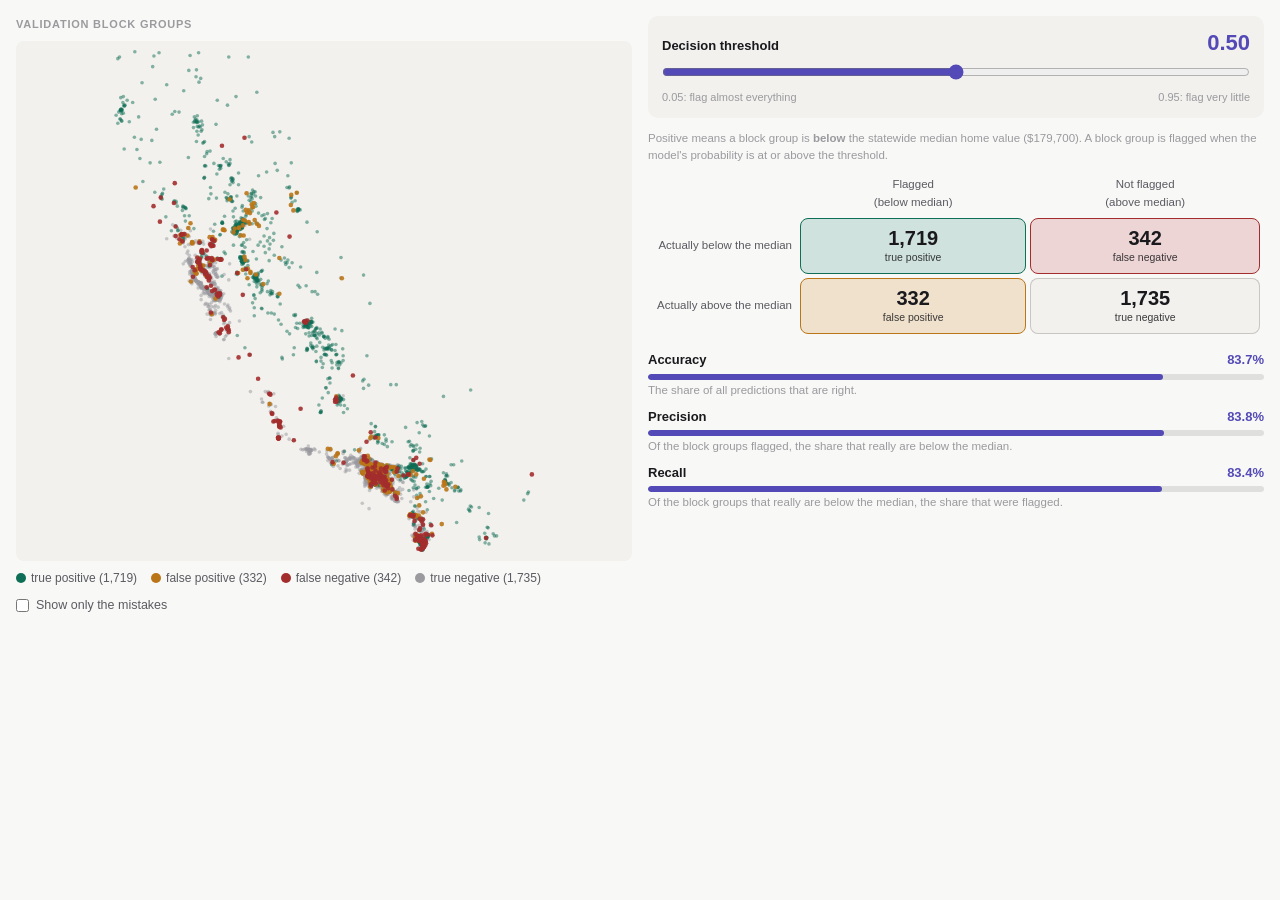
<file: explorers/threshold-explorer.html>
<!DOCTYPE html>
<html lang="en">
<head>
<meta charset="UTF-8">
<meta name="viewport" content="width=device-width, initial-scale=1.0">
<title>Decision threshold explorer</title>
<style>
  *, *::before, *::after { box-sizing: border-box; margin: 0; padding: 0; }
  :root {
    --bg: #f8f8f6; --surface: #ffffff; --surface2: #f2f1ed;
    --border: rgba(0,0,0,0.10); --border2: rgba(0,0,0,0.18);
    --text: #1a1a1e; --text2: #5a5a62; --text3: #9a9a9f;
    --blue: #185fa5; --teal: #0f6e56; --amber: #ba7517; --red: #a32d2d; --purple: #534ab7;
    --purple-bg: #eeedfe; --purple-bd: #afa9ec; --purple-txt: #26215c;
    --radius: 10px; --radius-lg: 14px;
  }
  :root[data-theme="dark"] {
    --bg: #16161a; --surface: #1e1e24; --surface2: #26262e;
    --border: rgba(255,255,255,0.10); --border2: rgba(255,255,255,0.18);
    --text: #e8e8ec; --text2: #9a9aa4; --text3: #6a6a74;
    --blue: #6fb0ee; --teal: #4cc2a0; --amber: #e3a44a; --red: #f08a8a; --purple: #9a93f0;
    --purple-bg: #1a1840; --purple-bd: #534ab7; --purple-txt: #cecbf6;
  }
  @media (prefers-color-scheme: dark) {
    :root:not([data-theme="light"]) {
      --bg: #16161a; --surface: #1e1e24; --surface2: #26262e;
      --border: rgba(255,255,255,0.10); --border2: rgba(255,255,255,0.18);
      --text: #e8e8ec; --text2: #9a9aa4; --text3: #6a6a74;
      --blue: #6fb0ee; --teal: #4cc2a0; --amber: #e3a44a; --red: #f08a8a; --purple: #9a93f0;
      --purple-bg: #1a1840; --purple-bd: #534ab7; --purple-txt: #cecbf6;
    }
  }
  html { overflow: hidden; }
  body { background: var(--bg); color: var(--text); font-family: -apple-system, BlinkMacSystemFont, "Segoe UI", sans-serif; font-size: 14px; line-height: 1.55; }
  .wrap { padding: 1rem; }
  .panel { background: var(--surface); border: 1px solid var(--border); border-radius: var(--radius-lg); padding: 1rem 1.1rem; }
  .panel-title { font-size: 11px; font-weight: 600; letter-spacing: .07em; text-transform: uppercase; color: var(--text3); margin-bottom: 8px; }
  .btn { padding: 7px 14px; font-size: 13px; border-radius: 7px; cursor: pointer; border: 1px solid var(--border2); background: var(--surface2); color: var(--text); font-family: inherit; }
  .btn:hover { background: var(--border); }
  .btn.primary { background: var(--purple); color: #fff; border-color: var(--purple); }
  .btn.primary:hover { opacity: .9; }
  .btn:disabled { opacity: .4; cursor: default; }
  input[type=range] { width: 100%; accent-color: var(--purple); }
  canvas { display: block; width: 100%; border-radius: 8px; background: var(--surface2); }
  .legend { display: flex; flex-wrap: wrap; gap: 4px 14px; font-size: 12px; color: var(--text2); margin-top: 8px; }
  .legend span.sw { display: inline-block; width: 10px; height: 10px; border-radius: 50%; margin-right: 5px; vertical-align: -1px; }
  .note { font-size: 11.5px; color: var(--text3); line-height: 1.5; }

  .grid { display: grid; grid-template-columns: minmax(0, 1fr) minmax(0, 1fr); gap: 1rem; align-items: start; }
  .thr { background: var(--surface2); border-radius: 10px; padding: 10px 14px 12px; margin-bottom: 12px; }
  .thr .top { display: flex; justify-content: space-between; align-items: baseline; font-size: 13px; font-weight: 600; margin-bottom: 4px; }
  .thr .top span { font-size: 22px; color: var(--purple); font-variant-numeric: tabular-nums; }
  .thr .ends { display: flex; justify-content: space-between; font-size: 11px; color: var(--text3); margin-top: 2px; }
  table.cm { width: 100%; border-collapse: separate; border-spacing: 4px; font-size: 12px; margin-bottom: 4px; }
  table.cm th { font-weight: 500; color: var(--text2); font-size: 11.5px; padding: 2px 4px; text-align: center; }
  table.cm th.rowh { text-align: right; width: 24%; }
  table.cm td { border-radius: 8px; padding: 8px 6px; text-align: center; }
  table.cm td .n { font-size: 20px; font-weight: 700; font-variant-numeric: tabular-nums; line-height: 1.1; }
  table.cm td .t { font-size: 10.5px; opacity: .85; }
  .tp { background: color-mix(in srgb, var(--teal) 20%, var(--surface)); color: var(--text); border: 1px solid var(--teal); }
  .tn { background: var(--surface2); border: 1px solid var(--border2); }
  .fp { background: color-mix(in srgb, var(--amber) 22%, var(--surface)); border: 1px solid var(--amber); }
  .fn { background: color-mix(in srgb, var(--red) 20%, var(--surface)); border: 1px solid var(--red); }
  .metric { margin-bottom: 9px; }
  .metric .m1 { display: flex; justify-content: space-between; font-size: 13px; font-weight: 600; }
  .metric .m1 span { font-variant-numeric: tabular-nums; color: var(--purple); }
  .bar { height: 6px; border-radius: 3px; background: var(--border); overflow: hidden; margin: 3px 0 2px; }
  .bar > div { height: 100%; background: var(--purple); border-radius: 3px; }
  .metric .def { font-size: 11.5px; color: var(--text3); line-height: 1.4; }
  label.chk { display: flex; gap: 7px; align-items: center; font-size: 12.5px; color: var(--text2); margin-top: 8px; cursor: pointer; }
  .legend .sw { width: 10px; height: 10px; }
  @media (max-width: 700px) { .grid { grid-template-columns: 1fr; } }
</style>
</head>
<body>
<div class="wrap">
  <div class="grid">
    <div>
      <div class="panel-title">Validation block groups</div>
      <canvas id="cv" height="420"></canvas>
      <div class="legend" id="lg"></div>
      <label class="chk"><input type="checkbox" id="onlyErr"> Show only the mistakes</label>
    </div>
    <div>
      <div class="thr">
        <div class="top">Decision threshold <span id="tv"></span></div>
        <input type="range" id="sl" min="5" max="95" step="1" value="50">
        <div class="ends"><span>0.05: flag almost everything</span><span>0.95: flag very little</span></div>
      </div>
      <div class="note" style="margin-bottom:6px">Positive means a block group is <b>below</b> the statewide median home value (<span id="medv"></span>). A block group is flagged when the model's probability is at or above the threshold.</div>
      <table class="cm">
        <tr><th></th><th>Flagged<br>(below median)</th><th>Not flagged<br>(above median)</th></tr>
        <tr><th class="rowh">Actually below the median</th><td class="tp"><div class="n" id="tpN"></div><div class="t">true positive</div></td><td class="fn"><div class="n" id="fnN"></div><div class="t">false negative</div></td></tr>
        <tr><th class="rowh">Actually above the median</th><td class="fp"><div class="n" id="fpN"></div><div class="t">false positive</div></td><td class="tn"><div class="n" id="tnN"></div><div class="t">true negative</div></td></tr>
      </table>
      <div style="height:8px"></div>
      <div class="metric"><div class="m1">Accuracy <span id="mAcc"></span></div><div class="bar"><div id="bAcc"></div></div><div class="def">The share of all predictions that are right.</div></div>
      <div class="metric"><div class="m1">Precision <span id="mPre"></span></div><div class="bar"><div id="bPre"></div></div><div class="def">Of the block groups flagged, the share that really are below the median.</div></div>
      <div class="metric"><div class="m1">Recall <span id="mRec"></span></div><div class="bar"><div id="bRec"></div></div><div class="def">Of the block groups that really are below the median, the share that were flagged.</div></div>
    </div>
  </div>
</div>
<script>
const D = {"lon":[-11985,-12416,-11792,-11845,-11790,-12113,-11797,-11956,-11767,-11921,-12409,-11708,-11631,-11949,-11828,-12223,-11993,-12139,-11809,-11942,-12253,-11789,-12234,-12215,-11772,-11802,-11837,-11637,-11817,-12225,-12135,-11786,-11787,-11828,-11864,-12201,-11914,-11705,-12142,-11791,-12206,-11686,-12145,-11967,-11950,-11707,-11861,-12192,-12187,-12192,-12247,-12148,-12197,-11821,-11807,-11780,-11693,-11724,-11844,-11776,-12044,-11793,-11812,-11903,-11980,-11815,-11817,-12243,-12095,-12212,-11808,-12136,-12039,-11840,-11687,-11851,-12160,-11798,-12190,-11816,-12248,-11779,-11942,-11837,-11860,-12009,-11824,-11802,-12204,-11998,-12236,-12271,-11716,-11795,-12294,-12214,-11977,-12046,-11633,-11752,-11822,-11803,-12246,-11741,-11827,-11973,-11836,-11787,-11908,-12245,-11713,-12238,-12083,-11828,-12187,-11841,-12192,-12220,-11724,-12157,-11800,-12013,-11733,-11713,-11957,-12374,-11803,-12177,-12207,-12052,-11796,-11978,-11829,-12174,-11817,-11653,-12226,-11825,-11727,-11843,-11982,-12209,-12002,-12167,-12227,-12242,-12427,-11695,-12416,-11953,-12025,-12204,-12220,-11764,-11832,-11838,-12183,-12100,-12188,-11832,-11720,-12320,-11787,-11836,-11840,-12110,-11718,-12205,-12228,-12216,-12191,-11711,-11783,-11617,-12194,-12229,-11794,-11841,-11826,-12152,-12416,-11787,-11819,-11977,-11826,-12241,-11772,-12184,-11812,-12150,-11844,-11832,-11813,-11830,-11712,-12196,-12187,-11903,-11954,-12221,-11812,-12118,-12148,-12192,-11736,-11838,-12128,-11892,-11828,-11795,-12123,-12096,-11848,-11842,-11804,-12206,-12202,-11705,-11973,-11843,-11787,-11830,-11763,-11773,-11834,-11824,-12242,-11723,-11798,-12242,-11821,-12239,-12212,-11804,-11777,-12055,-11786,-11817,-11729,-12249,-11821,-11739,-11705,-11844,-11716,-12203,-11890,-12186,-11846,-12215,-12002,-11789,-11789,-12249,-12260,-11829,-12209,-11810,-12189,-11795,-12224,-12164,-11800,-11859,-11812,-11837,-11830,-12274,-12241,-12143,-12221,-11928,-11793,-12378,-11809,-11934,-12071,-12381,-12165,-12180,-11850,-11808,-11709,-12220,-12224,-11978,-12220,-11834,-11919,-11919,-11723,-11846,-11925,-11709,-11842,-11830,-12234,-11838,-11833,-12225,-11917,-11839,-11809,-11801,-11714,-12131,-11704,-12098,-11811,-11713,-12142,-11901,-11702,-11839,-11593,-11719,-11812,-12184,-11812,-12091,-11801,-12130,-11837,-11825,-11719,-11725,-11766,-12237,-12227,-11827,-11703,-12250,-12203,-11698,-11921,-12255,-12102,-12127,-12127,-11719,-11999,-12084,-11844,-11756,-12166,-11554,-12226,-11780,-12076,-11836,-12200,-12216,-11706,-11833,-12076,-11836,-12241,-12225,-12129,-12418,-11837,-11694,-12233,-12117,-11980,-11653,-11898,-12208,-12254,-12152,-12185,-11829,-11827,-11809,-11969,-12239,-11781,-12268,-11893,-11827,-11841,-12199,-11813,-11764,-12264,-11796,-11731,-11753,-11842,-11969,-12207,-11807,-12083,-11878,-12205,-12227,-12247,-12069,-12252,-12274,-12185,-12023,-11945,-12308,-12131,-11844,-12208,-12222,-12045,-12255,-11716,-11885,-11796,-12228,-11805,-12023,-11786,-11720,-11847,-11800,-11826,-12043,-11832,-11793,-11712,-11708,-11972,-11826,-12199,-11781,-12196,-12219,-12270,-11843,-12000,-12146,-12203,-11688,-11772,-11740,-12237,-11817,-11817,-12084,-11995,-12202,-12183,-12085,-12132,-12194,-11833,-11766,-11723,-11825,-11849,-12244,-12229,-11725,-11810,-12135,-11721,-12202,-11764,-11799,-11816,-11559,-12198,-11690,-12198,-11690,-11937,-11783,-11985,-11815,-11708,-11711,-12245,-11945,-12181,-11782,-11977,-12179,-12128,-11840,-12015,-12221,-11976,-12218,-12113,-11828,-12239,-11837,-12231,-11537,-11830,-11831,-11979,-11690,-12216,-12208,-11808,-11839,-12251,-11903,-12234,-11807,-12043,-12326,-11918,-11819,-11713,-12134,-11843,-12226,-12132,-11684,-12200,-11707,-11724,-11808,-11797,-12246,-12183,-11695,-12204,-11810,-11815,-11713,-12225,-11829,-11800,-12137,-12234,-12198,-11924,-11851,-11826,-12270,-12220,-12257,-11761,-11798,-11696,-11843,-11947,-11797,-12270,-12175,-12218,-11885,-12134,-11975,-11790,-11723,-12201,-11729,-12414,-12056,-12220,-11648,-11812,-11730,-12408,-12205,-12225,-11799,-12214,-12246,-12067,-11705,-12209,-12111,-11824,-11800,-11980,-11773,-11829,-11809,-12222,-11902,-11846,-11707,-12180,-11796,-12247,-12227,-11788,-11832,-11710,-11838,-11557,-11767,-11791,-11844,-12126,-12233,-11822,-11898,-12043,-12043,-11783,-11834,-12226,-12252,-11706,-11969,-11814,-12231,-12223,-11703,-11695,-12143,-11812,-11551,-11802,-11802,-12194,-11820,-12102,-11841,-12242,-12037,-11803,-11700,-11849,-11820,-12257,-11768,-12271,-11789,-12142,-11815,-11651,-12256,-12100,-11801,-12187,-12173,-12242,-11849,-12191,-11721,-11813,-12247,-11848,-12020,-11835,-12227,-11595,-11833,-11768,-11846,-12225,-11898,-12244,-12209,-12245,-11818,-11799,-11832,-12112,-11710,-11827,-12204,-11824,-12187,-11740,-11786,-11828,-11813,-11789,-12227,-11704,-11813,-12107,-12242,-11714,-11937,-12240,-12192,-12182,-11892,-12164,-11833,-11816,-11929,-12155,-12175,-11901,-11735,-11925,-11858,-12338,-12189,-11850,-12191,-12099,-11831,-12146,-11783,-11813,-12261,-11816,-12204,-11814,-12181,-12416,-11806,-11720,-12239,-11781,-11980,-11808,-11815,-11785,-12196,-11847,-12060,-12253,-11982,-11965,-11725,-11841,-12103,-11918,-12193,-11835,-12206,-12201,-11929,-11875,-12117,-11832,-11945,-12212,-11831,-11840,-11981,-11854,-11816,-11807,-11916,-11819,-12117,-12238,-12197,-11788,-11784,-11961,-11833,-11837,-12127,-11766,-12133,-12093,-11779,-11779,-11819,-12016,-12234,-12408,-11716,-12148,-11783,-12095,-12248,-11760,-11906,-12269,-12268,-12192,-11781,-11714,-11790,-11801,-11817,-12147,-11791,-12133,-12226,-11812,-12114,-11797,-12246,-12225,-11832,-12219,-11753,-11726,-12233,-11817,-11719,-11826,-11804,-12195,-11800,-11767,-12388,-11717,-12230,-11877,-12187,-12196,-11847,-11813,-12233,-11843,-12212,-11841,-11719,-12200,-11733,-11722,-11841,-11704,-12225,-11841,-12139,-12183,-11763,-11808,-12198,-11898,-12335,-11764,-11919,-11776,-12384,-11824,-11712,-12253,-11850,-12222,-11813,-11794,-11725,-11962,-11804,-12223,-11805,-12135,-12315,-11712,-11787,-11845,-12103,-12226,-11852,-11811,-11955,-12095,-11899,-12181,-12236,-11811,-12211,-12175,-12099,-12088,-12410,-12265,-12241,-12233,-12248,-12274,-12247,-12265,-11828,-11836,-11849,-11829,-12009,-11812,-11816,-12205,-12050,-11700,-11689,-11994,-11792,-11793,-11814,-11971,-12129,-12237,-11915,-12059,-12221,-11815,-11933,-11817,-12044,-11795,-11694,-12199,-11739,-12135,-12246,-12161,-11847,-11801,-12225,-12336,-11810,-11838,-12217,-11804,-12228,-12124,-12244,-11834,-12226,-11822,-11885,-11767,-11822,-12243,-12126,-11703,-12122,-12208,-11721,-11801,-11823,-11829,-12322,-12130,-11904,-11840,-11792,-11818,-11798,-12218,-11771,-11765,-12190,-11725,-11772,-12149,-12269,-11773,-12231,-11902,-11824,-12149,-11977,-11837,-12224,-12226,-11778,-12215,-12238,-11795,-12071,-11693,-12228,-11833,-11920,-12219,-12055,-11811,-12209,-12151,-12150,-11836,-12222,-12118,-11831,-12103,-11731,-11898,-11749,-11726,-11841,-11727,-11771,-12254,-11846,-12319,-11823,-11716,-11835,-12142,-11845,-11830,-11822,-11764,-12208,-12127,-12244,-11847,-12185,-12231,-11645,-11778,-11818,-11810,-11805,-12216,-11778,-11707,-11834,-12180,-12209,-11838,-12243,-11778,-11871,-11816,-11903,-12065,-12213,-11854,-11832,-11906,-11802,-11770,-12153,-12188,-11829,-11773,-11886,-12233,-11828,-11660,-11782,-11743,-12180,-12162,-11836,-12232,-12120,-11833,-12269,-11708,-12130,-12042,-11764,-11814,-11835,-11849,-11815,-11713,-12220,-12259,-12207,-11833,-11784,-11822,-12152,-12202,-11835,-11831,-11794,-12137,-11825,-11795,-11790,-11838,-12099,-11774,-11792,-12143,-12044,-11964,-12203,-12211,-11796,-11798,-11718,-11748,-12223,-11783,-12242,-11797,-11798,-11794,-12220,-11532,-11657,-12208,-12207,-12107,-11799,-12204,-11972,-12242,-11728,-12083,-11955,-12183,-11790,-12066,-12182,-11707,-11725,-12199,-11878,-12219,-12224,-11776,-11736,-12167,-12172,-11929,-12414,-12223,-11822,-11704,-11860,-12176,-11761,-11716,-11823,-12088,-12250,-11821,-12218,-12000,-11842,-11809,-12228,-12244,-11724,-12224,-12102,-12197,-11822,-12019,-12223,-11710,-11814,-12130,-11826,-11848,-11849,-11835,-12136,-11790,-11822,-12208,-12290,-11977,-11806,-12240,-11984,-11813,-11781,-11556,-11715,-12279,-12124,-12216,-11735,-11799,-11765,-12143,-11821,-11712,-11841,-12174,-12194,-12136,-11767,-12209,-11860,-11720,-12103,-11712,-12046,-12045,-11836,-11824,-11814,-11792,-11894,-12204,-11829,-11823,-11706,-12162,-11742,-12098,-11796,-12216,-11746,-11790,-11899,-11902,-11967,-11828,-12213,-11798,-11807,-11810,-12203,-12215,-11815,-11828,-11727,-12009,-11976,-11855,-11912,-12096,-11828,-11798,-11723,-11828,-12204,-11723,-11818,-11816,-12159,-12138,-12168,-12243,-11746,-12248,-11653,-12213,-12221,-11698,-11819,-12228,-12188,-12414,-11853,-12135,-11650,-12127,-12067,-11829,-11818,-11703,-12173,-11711,-11889,-12219,-11668,-11827,-11841,-11814,-11839,-12237,-11826,-12214,-11821,-12130,-11798,-11755,-11706,-11712,-12081,-11696,-11806,-12208,-12168,-12242,-12132,-11737,-12189,-11468,-11720,-12140,-11804,-11863,-11822,-11702,-11835,-11824,-12251,-12092,-12419,-12205,-12332,-12162,-11923,-11698,-11721,-12095,-11845,-12142,-11825,-12198,-12230,-12189,-12206,-12084,-12201,-12097,-12179,-11834,-12228,-11820,-11740,-12006,-12182,-11813,-12146,-12243,-11721,-12062,-11885,-11790,-11739,-11828,-12217,-11766,-11837,-12198,-12189,-11812,-12151,-11824,-11813,-12310,-11796,-11875,-12148,-11733,-11815,-11831,-12264,-11830,-12228,-11826,-11797,-11810,-12203,-12242,-11961,-11789,-11783,-11826,-11840,-12221,-11457,-11827,-11705,-11786,-11734,-12200,-12229,-11699,-11715,-11812,-12132,-11813,-12225,-12234,-11930,-11695,-11959,-11807,-12215,-11793,-11771,-11572,-11964,-12244,-11764,-11769,-12099,-11851,-11906,-12234,-12256,-12245,-11791,-12248,-12196,-11765,-11832,-12200,-11843,-12209,-12225,-12210,-11789,-12195,-11840,-12131,-11832,-11832,-11821,-11803,-11847,-11820,-11793,-12246,-12128,-11840,-11789,-11827,-11708,-11838,-11705,-11797,-11710,-11703,-12250,-11794,-11726,-11977,-11771,-11809,-12239,-11829,-11819,-11896,-12111,-12103,-11701,-12203,-12255,-11800,-11746,-12406,-11793,-11826,-11728,-11770,-11795,-12143,-12191,-11708,-11816,-11729,-11714,-12222,-11728,-12124,-11843,-11717,-12244,-11712,-11852,-11810,-12067,-11779,-11827,-12145,-12413,-11845,-11837,-11720,-12209,-11777,-11814,-12147,-12184,-11835,-12138,-12249,-12044,-12132,-12188,-12321,-11828,-11835,-12121,-12063,-12186,-11714,-12130,-11845,-11789,-11974,-12248,-11732,-11855,-12201,-11826,-12270,-12199,-11823,-12159,-12163,-11834,-12208,-11798,-12231,-11831,-11825,-11828,-12037,-11850,-11835,-12258,-12234,-11828,-11825,-11805,-12229,-11708,-12099,-12209,-12228,-11818,-11710,-11714,-11834,-11822,-11449,-12148,-12193,-11703,-11840,-11839,-11836,-11793,-11735,-11705,-11938,-11955,-12227,-11821,-12255,-11830,-11808,-12244,-11796,-12072,-11837,-11726,-12208,-11639,-12054,-12043,-11742,-11841,-12229,-11805,-11826,-12236,-11770,-12265,-11842,-11714,-12204,-12064,-11787,-11795,-12423,-11802,-11903,-12144,-12189,-11852,-12198,-12031,-11817,-12002,-11706,-11813,-12171,-12043,-11784,-12246,-11702,-12175,-11965,-11555,-11795,-11793,-12226,-11712,-11830,-11832,-12183,-11824,-11885,-12133,-12204,-12205,-12189,-11848,-11826,-12226,-12097,-11926,-12273,-12225,-11831,-12263,-11875,-11811,-11790,-11916,-11841,-11722,-12415,-11790,-12001,-11949,-12234,-11833,-12127,-12196,-12093,-11721,-11787,-11807,-11827,-11791,-11810,-11792,-12208,-11771,-11788,-11971,-12037,-12202,-11818,-11847,-11816,-11837,-12131,-11883,-12047,-11787,-11722,-11820,-11719,-11765,-11812,-11792,-11886,-11734,-12184,-11795,-11731,-11803,-12189,-11835,-11824,-12001,-11823,-12044,-11812,-11971,-11792,-12210,-11822,-11727,-12247,-11827,-12270,-11975,-11731,-11829,-12224,-11728,-11709,-11741,-11707,-11929,-11978,-11791,-12237,-12242,-11904,-11831,-11824,-12239,-12192,-12157,-12174,-12247,-11835,-12145,-11735,-12189,-12098,-11837,-11819,-11724,-12223,-11790,-11708,-11836,-11829,-12183,-12166,-12062,-11833,-11827,-11955,-12144,-11829,-12224,-11768,-12255,-11822,-12241,-11825,-12197,-11734,-12297,-12240,-12064,-11781,-11723,-11904,-11765,-11705,-11797,-12228,-12225,-11955,-11850,-11704,-11938,-12141,-11921,-11842,-11735,-11594,-12046,-12115,-12096,-11767,-11831,-11825,-12139,-11792,-11798,-12045,-12227,-11822,-12128,-12132,-11773,-11838,-12180,-12116,-12047,-12283,-12178,-12271,-12199,-11855,-11800,-12209,-11907,-11734,-12182,-11814,-12240,-11931,-11978,-11825,-11775,-12228,-11979,-12206,-12187,-11818,-12220,-11787,-11788,-11813,-11735,-12236,-12204,-11791,-11835,-12085,-11820,-11832,-11792,-11711,-12115,-12243,-11904,-11810,-11711,-12165,-12214,-11738,-12176,-11785,-11716,-11813,-11714,-12122,-12178,-11883,-11799,-11797,-12151,-11960,-11822,-12252,-11809,-12225,-11832,-12247,-12144,-12119,-11834,-12207,-12143,-11829,-12220,-11703,-12066,-12145,-11794,-12291,-12199,-11802,-12226,-11908,-11824,-12131,-12058,-12008,-11814,-11904,-11844,-12013,-12208,-12256,-11812,-11692,-11973,-12190,-11837,-12108,-11813,-12170,-12106,-11814,-11832,-12101,-12147,-12222,-11923,-11793,-11718,-11826,-11706,-11804,-11778,-11552,-11729,-12066,-12209,-11798,-12152,-11778,-12190,-11784,-12230,-11573,-11782,-12277,-12199,-12234,-11926,-12196,-11804,-11729,-12199,-11714,-11829,-11744,-11703,-12206,-12208,-11877,-11717,-11764,-11818,-12240,-11805,-11735,-12122,-12196,-11824,-12101,-12191,-12224,-11781,-11841,-11909,-12102,-12368,-11819,-12278,-12212,-11841,-11763,-11806,-11726,-11780,-11791,-12057,-11756,-12132,-12124,-11705,-11973,-11783,-11785,-12179,-11958,-11789,-12160,-12241,-11796,-11826,-11810,-11813,-11836,-11803,-11828,-11846,-11808,-11708,-12245,-11815,-11727,-11795,-11786,-12091,-11711,-12276,-11828,-11820,-12223,-11731,-11838,-11711,-12200,-11797,-12226,-12242,-12124,-12215,-12142,-12257,-11795,-11722,-11840,-12157,-12159,-11639,-11810,-12087,-11540,-11708,-11835,-11792,-11833,-11843,-12138,-12229,-11704,-11780,-11798,-12236,-11841,-11821,-11896,-12241,-12308,-11970,-11819,-11820,-11761,-11809,-11557,-11743,-11968,-11903,-11709,-11686,-11796,-11849,-11840,-12184,-11840,-11819,-11840,-12065,-12117,-11827,-11713,-11766,-12208,-12209,-11800,-11771,-11784,-12196,-11818,-12141,-11720,-11992,-12132,-11703,-11758,-12188,-11831,-11790,-11967,-12211,-11829,-11792,-12136,-11980,-11968,-11805,-11797,-11825,-11833,-12082,-11721,-11920,-11729,-11929,-11727,-12131,-11793,-11909,-11789,-12223,-12183,-12043,-12228,-11837,-11844,-11974,-11845,-11802,-11864,-12421,-11844,-11798,-11839,-11972,-11690,-12157,-11854,-12187,-11933,-12149,-11778,-11932,-11725,-11927,-11733,-12132,-12198,-12246,-12197,-12235,-11911,-12156,-11843,-11841,-11828,-12189,-11918,-12127,-12220,-12225,-11827,-12154,-11929,-11706,-12106,-11811,-12217,-11783,-11720,-11801,-12131,-12246,-11840,-11727,-11696,-11835,-12247,-12029,-12232,-12318,-11829,-11783,-11843,-11711,-11812,-11772,-11713,-12053,-11711,-11828,-12045,-11885,-11827,-12194,-11792,-11775,-11809,-12144,-11842,-11839,-11727,-11808,-11803,-11717,-12213,-11724,-11812,-12203,-12126,-12079,-12123,-11841,-11799,-11725,-11901,-11821,-12253,-12339,-12208,-11786,-11810,-11789,-12228,-11791,-11808,-12192,-12219,-12248,-11743,-12198,-12241,-12116,-12291,-12206,-11711,-11909,-12181,-11709,-12244,-12151,-11813,-12121,-12145,-11830,-12229,-12231,-11825,-11823,-12172,-11943,-11820,-11851,-11941,-11710,-11893,-12228,-12216,-11910,-11806,-11705,-11811,-11817,-11801,-12134,-12212,-11746,-11832,-11725,-11843,-11661,-12096,-11644,-11652,-11798,-11800,-11724,-11973,-12133,-11790,-11802,-12128,-12153,-11807,-11911,-12041,-12044,-11967,-12247,-11821,-12187,-11851,-11817,-11921,-12145,-11846,-12207,-11927,-11801,-11804,-11776,-12162,-11695,-12199,-11702,-12092,-11836,-11836,-12186,-11912,-11780,-12213,-12254,-11817,-12152,-12193,-12212,-11810,-11856,-12202,-11738,-11824,-11834,-11743,-12131,-11836,-12224,-11809,-12214,-11987,-11909,-12202,-12185,-11963,-11791,-11929,-12193,-11974,-11701,-12241,-11868,-12099,-11696,-11936,-11845,-12134,-11836,-11700,-11790,-11821,-12218,-12010,-11705,-12214,-12199,-11816,-11905,-11725,-11817,-12207,-12059,-12183,-12088,-11707,-12247,-11695,-11556,-11560,-12130,-11871,-12255,-11734,-11788,-11814,-12268,-12179,-11859,-11816,-11875,-11848,-11811,-11833,-11652,-11708,-12109,-11837,-11815,-11796,-11817,-11847,-12205,-11840,-11878,-11845,-11999,-12168,-12218,-11827,-12229,-11810,-11813,-11838,-11813,-11730,-12177,-12197,-11825,-11650,-11713,-12102,-11725,-11824,-12142,-12225,-11815,-12195,-12231,-11821,-11998,-11712,-11773,-11707,-12252,-12222,-12086,-12194,-11817,-11797,-12242,-11703,-11786,-12126,-12110,-12139,-11801,-12228,-11782,-12191,-11626,-12140,-12237,-12201,-11812,-11821,-12201,-11831,-12209,-11983,-12040,-12142,-11795,-11794,-11840,-11809,-12033,-11728,-12196,-12194,-11723,-11723,-11826,-12213,-11827,-11813,-11719,-11830,-12269,-11977,-12237,-11841,-11725,-12129,-11654,-12190,-11819,-11776,-11849,-12191,-11943,-12214,-11697,-11840,-12071,-11779,-12192,-12201,-12185,-12213,-11781,-11652,-11810,-11591,-11725,-11844,-11900,-11799,-12252,-11775,-11718,-11848,-11888,-12196,-11748,-11714,-12287,-11809,-11769,-11827,-12130,-11696,-11886,-11900,-11828,-11727,-11902,-11826,-11725,-11832,-12127,-11718,-11846,-11708,-12123,-11792,-11843,-12216,-11822,-11699,-11840,-11824,-11840,-11767,-12205,-12015,-11623,-11966,-11656,-11714,-11814,-11825,-12203,-11826,-12236,-12202,-11824,-11972,-11977,-11794,-11712,-11960,-11654,-12039,-12231,-12048,-12171,-12131,-12102,-11827,-12113,-11840,-11703,-12203,-11793,-11867,-11713,-11790,-11810,-12270,-12273,-12227,-11726,-12245,-11849,-11826,-11971,-11781,-12197,-11841,-12135,-11828,-11723,-12135,-12200,-11652,-12085,-12093,-12057,-11790,-12135,-12060,-12173,-11981,-11974,-12164,-12214,-11800,-11616,-12271,-11833,-12214,-11795,-11788,-11823,-11806,-12240,-11829,-11844,-11808,-11832,-11736,-11932,-12177,-11806,-11810,-11847,-12189,-11840,-11803,-11836,-11821,-11818,-11715,-11787,-11822,-11789,-11979,-11827,-11688,-12225,-12105,-11823,-11967,-11896,-11814,-12188,-11716,-12214,-11801,-11718,-11850,-12199,-11714,-11704,-11758,-11917,-12243,-11837,-11906,-11830,-12173,-12209,-12147,-11814,-12241,-11811,-12244,-11838,-11684,-12263,-11912,-12202,-11838,-11833,-11796,-12192,-12093,-12239,-12228,-11982,-12101,-11713,-12143,-12191,-12044,-11811,-11767,-12132,-11818,-11822,-11818,-12180,-11795,-12172,-11816,-12131,-12184,-11970,-12245,-11822,-11788,-11555,-11826,-11807,-12129,-11818,-11727,-12241,-11877,-12278,-11728,-12226,-11946,-11834,-11789,-11834,-12202,-11893,-12174,-12137,-12208,-12066,-12195,-11799,-12044,-12341,-11835,-11959,-11783,-12242,-11705,-11879,-11727,-11838,-11743,-11835,-12182,-11777,-11737,-12161,-11712,-12223,-11832,-12142,-11950,-11849,-12202,-12220,-12209,-11810,-11573,-11842,-12101,-12131,-11782,-12229,-11829,-12243,-12143,-11622,-11701,-11721,-11832,-12238,-11833,-11822,-12160,-12200,-11685,-11728,-12127,-12195,-11830,-11902,-11708,-12064,-11712,-12206,-11981,-11802,-11813,-11800,-12233,-11815,-11898,-11737,-11804,-12217,-12190,-11815,-12214,-11827,-12198,-11811,-11894,-12144,-11844,-12251,-11715,-11821,-12156,-11802,-12238,-12216,-12210,-11746,-11821,-11700,-11806,-11849,-11795,-11785,-11556,-11816,-11741,-12129,-11705,-12128,-11764,-11720,-11843,-12209,-11813,-11828,-12248,-12259,-11828,-12183,-11818,-12201,-12191,-12154,-12108,-11825,-12147,-11731,-12249,-11829,-11833,-11957,-12236,-12189,-11835,-11820,-11725,-11825,-12191,-12078,-12211,-11838,-12204,-11830,-11923,-11804,-11816,-12196,-12126,-12020,-12222,-11983,-12045,-11851,-12205,-12084,-12202,-12226,-12185,-11848,-12287,-12183,-12257,-11712,-12238,-11830,-11787,-11801,-11824,-11770,-12241,-11715,-11810,-11807,-11711,-12254,-12125,-12142,-11814,-11899,-12193,-11731,-12202,-11829,-11799,-12271,-12246,-11733,-11799,-11797,-11790,-12165,-12232,-11856,-11705,-11834,-12128,-12241,-12220,-12249,-12203,-11808,-12347,-11782,-11820,-11834,-12063,-11715,-11838,-12227,-12221,-12243,-11804,-11835,-12226,-12234,-12235,-12094,-11925,-12229,-12286,-12162,-11789,-11829,-12178,-11839,-11802,-12199,-12148,-11830,-11719,-11974,-11809,-11773,-11828,-11649,-11788,-12187,-12213,-11829,-11812,-12229,-12243,-11851,-12198,-12105,-12060,-11823,-12040,-11833,-12044,-12201,-12194,-12228,-11796,-11770,-11828,-12158,-12108,-11988,-11967,-12227,-11691,-12227,-11971,-11695,-11839,-11803,-11993,-11817,-11830,-11820,-11769,-12217,-11923,-12232,-11621,-11792,-11912,-11825,-12148,-11836,-12231,-11777,-11987,-11925,-11834,-11831,-12092,-12186,-11799,-11972,-11820,-11788,-11834,-12234,-11789,-12226,-12207,-11557,-12256,-11838,-12221,-11815,-11892,-11789,-12239,-12070,-11909,-11776,-12197,-11792,-11838,-11769,-12231,-11847,-12178,-11813,-12138,-11724,-11830,-12122,-11809,-11780,-12208,-11839,-11726,-11624,-11836,-11971,-11837,-11810,-11920,-11827,-11693,-12239,-11822,-12243,-12223,-11792,-12212,-11836,-12161,-11809,-12249,-11755,-12182,-11830,-12221,-11738,-12087,-12245,-12196,-11781,-11829,-11787,-11721,-11857,-11852,-12164,-11839,-12205,-12218,-11785,-11789,-12248,-12272,-11708,-12364,-12229,-11843,-11790,-12162,-12183,-11837,-11817,-11809,-11812,-11828,-11810,-11782,-11814,-11786,-12204,-11809,-11818,-11828,-11837,-12210,-11836,-11842,-12244,-12172,-12243,-11815,-11807,-11832,-12223,-11809,-11967,-11680,-11842,-11923,-11811,-11722,-11810,-11710,-11798,-12265,-11819,-11829,-11830,-11710,-11826,-11727,-12173,-11823,-11847,-11788,-11650,-11780,-11841,-11938,-11751,-12243,-12211,-12203,-11832,-12196,-12137,-11842,-11919,-12215,-11706,-12097,-12111,-11723,-11843,-12131,-12200,-12071,-11842,-12410,-11799,-11817,-12145,-11790,-12189,-11975,-11707,-11829,-11892,-11969,-12130,-11945,-12096,-12259,-11854,-11842,-11900,-11830,-12205,-11791,-12224,-12250,-12229,-11786,-12197,-12366,-11945,-11826,-12178,-11919,-12144,-11786,-11995,-11971,-11814,-12046,-12245,-12177,-11979,-11719,-11836,-12224,-11813,-12048,-12196,-12094,-12269,-11765,-11794,-12224,-11721,-12019,-11846,-11795,-12230,-12415,-12207,-12205,-11796,-12130,-12217,-11907,-11723,-12243,-11832,-11815,-12133,-11808,-12127,-11984,-11817,-11865,-11834,-12127,-11804,-12270,-11969,-12188,-12173,-12027,-11956,-11732,-11720,-12084,-11817,-12246,-12045,-12245,-11837,-11814,-12216,-11718,-12239,-11971,-12129,-12244,-11699,-11794,-12015,-11795,-12401,-11843,-11830,-11837,-11819,-11832,-11722,-12205,-12096,-12239,-11856,-11910,-11834,-11820,-11712,-11789,-11787,-11771,-11818,-11707,-11714,-12020,-11983,-12200,-12183,-11844,-12214,-11825,-11796,-12249,-11826,-11821,-12192,-12214,-11797,-12170,-11814,-12295,-12218,-11978,-11769,-11888,-11796,-11862,-12417,-12137,-12232,-12217,-11820,-12291,-12236,-11795,-11768,-12108,-12106,-11738,-11822,-11813,-12045,-11803,-11832,-11694,-11698,-11782,-12190,-11713,-11704,-12186,-12237,-11839,-11839,-11809,-12201,-11847,-12005,-11789,-11778,-12244,-11978,-11705,-11862,-11966,-12138,-11809,-11839,-11791,-12190,-12241,-11698,-11901,-12215,-11833,-12208,-11827,-11702,-12246,-11847,-12123,-11816,-11841,-11783,-11829,-12194,-12242,-12268,-12134,-12236,-11826,-11840,-11929,-11828,-12130,-12228,-12062,-12188,-12147,-12324,-11630,-11778,-11712,-12202,-11808,-11829,-11830,-11709,-11803,-11842,-11849,-11835,-12268,-11856,-12179,-11713,-11976,-11981,-11948,-11840,-12005,-11706,-11825,-11902,-11837,-11785,-11800,-12147,-11827,-12042,-11737,-11704,-12203,-11777,-11770,-11708,-11796,-12097,-11787,-11785,-11974,-12151,-11757,-12228,-11786,-12383,-11829,-11932,-12036,-11795,-11818,-11732,-11824,-11959,-11792,-11858,-12164,-11643,-12174,-11837,-11811,-11699,-12114,-11788,-12133,-12253,-11998,-12124,-12041,-11819,-12138,-11629,-11819,-12180,-11727,-11839,-12025,-11771,-12154,-11804,-11836,-12188,-11817,-12196,-11796,-12147,-11737,-12223,-12217,-11917,-11716,-11821,-12151,-12120,-12104,-12048,-11719,-11766,-11823,-11720,-12194,-11728,-12043,-12194,-11843,-11839,-12145,-11893,-12195,-11806,-11719,-12216,-12186,-12015,-11775,-11758,-11802,-11831,-11834,-11842,-12065,-12106,-12214,-11939,-12413,-11998,-11693,-11790,-12068,-12423,-11829,-12148,-12264,-11816,-11708,-11802,-12056,-12211,-11862,-11710,-12231,-11902,-11842,-11735,-11705,-12227,-11781,-12204,-11809,-12202,-11775,-12143,-12289,-12144,-11848,-12251,-12084,-11835,-12213,-11732,-12216,-11781,-11794,-11846,-11744,-12319,-11716,-11935,-12132,-12144,-12132,-11826,-11905,-12073,-11708,-11842,-11830,-12061,-12266,-11824,-11801,-12191,-11905,-11725,-11724,-11973,-11840,-12148,-12246,-11690,-12219,-11705,-12242,-11825,-12046,-12192,-11903,-12224,-11978,-11811,-11890,-11959,-12144,-11821,-11781,-11822,-12247,-11810,-11842,-12155,-11833,-11836,-11796,-11856,-12145,-11822,-11820,-12142,-11760,-11724,-11792,-12286,-11868,-11833,-11820,-12145,-11837,-12100,-11727,-11826,-12121,-12273,-11835,-12275,-11459,-12193,-11738,-11772,-11710,-12207,-11793,-11729,-12256,-11842,-11713,-11925,-12222,-11729,-11828,-11833,-12223,-11784,-12231,-11836,-11783,-12234,-12006,-11841,-11819,-12414,-11980,-11719,-12125,-12199,-12076,-11817,-12244,-12396,-11766,-11829,-12247,-11827,-11805,-11709,-12272,-11845,-12239,-12243,-11807,-12205,-12221,-11796,-11981,-12232,-11938,-11718,-11826,-11767,-12218,-11657,-12069,-12199,-12148,-11814,-12243,-11824,-12221,-11984,-12136,-11550,-11981,-11779,-11827,-11795,-11720,-11981,-11772,-12240,-11974,-12203,-11730,-12130,-11730,-11827,-11787,-12196,-12065,-12230,-12016,-12226,-12218,-12059,-11832,-11828,-11828,-12324,-11947,-12206,-12188,-11765,-12227,-11811,-12149,-12180,-11705,-11724,-11708,-11832,-11728,-12183,-12126,-11830,-11826,-11837,-11817,-11813,-12232,-11795,-12230,-11810,-11614,-12418,-11809,-11813,-11806,-11842,-11828,-11822,-12193,-11703,-11826,-12242,-11858,-11882,-11842,-11711,-12209,-12145,-12149,-11788,-12266,-11828,-12231,-11728,-11710,-12195,-11881,-12226,-12202,-12235,-11706,-11826,-12227,-11852,-11816,-12229,-12133,-11834,-11751,-11801,-11796,-12043,-11831,-11822,-11857,-11829,-12213,-12132,-12284,-11767,-11814,-11735,-12371,-11853,-12072,-11847,-11818,-11784,-11800,-12407,-12188,-12208,-11733,-11971,-11843,-11698,-11935,-12227,-12193,-11793,-11981,-12198,-11858,-12189,-12243,-12139,-11737,-12189,-11899,-11788,-11817,-12193,-12160,-12094,-11824,-12079,-11835,-12130,-11836,-11965,-11940,-12207,-11931,-11861,-11810,-11935,-11803,-12243,-11789,-11981,-11833,-12206,-12235,-11771,-12098,-11822,-11860,-12227,-11840,-11822,-12062,-11817,-11783,-12343,-12187,-11788,-12225,-11817,-12287,-12196,-11790,-12416,-12138,-12206,-11885,-11704,-12128,-11821,-11828,-12245,-11647,-11848,-11735,-11768,-11697,-11785,-11814,-12057,-12212,-11795,-12190,-11841,-12213,-11808,-11729,-11760,-11788,-12209,-11902,-11739,-11740,-11745,-11804,-12139,-12208,-12109,-11847,-12322,-12098,-12219,-12247,-11731,-12125,-11790,-11722,-12226,-11824,-11888,-11810,-11827,-12181,-11834,-11699,-11689,-12286,-12270,-12020,-11908,-11819,-11775,-11882,-11790,-12246,-12192,-12240,-11836,-11825,-11917,-11777,-12227,-11808,-11834,-11683,-11977,-11831,-11784,-11826,-12147,-11814,-11737,-11816,-11809,-11798,-12115,-11825,-11831,-11898,-11771,-11824,-12204,-12207,-11721,-11822,-12100,-11792,-11706,-11819,-12128,-11823,-12138,-12107,-11971,-12114,-12254,-12245,-11819,-11723,-11837,-11908,-11842,-11869,-12225,-12182,-12025,-11827,-11841,-12225,-12093,-11839,-11866,-11723,-11770,-12079,-11842,-12156,-11723,-11796,-11828,-12207,-12179,-11818,-11843,-11741,-12152,-12191,-12132,-12243,-11728,-12202,-12289,-11780,-11797,-11657,-11829,-11961,-11695,-12132,-11987,-11831,-11809,-11781,-11653,-11784,-11968,-11842,-12182,-11910,-12228,-12164,-11820,-11824,-11973,-12134,-11818,-12218,-11816,-11823,-12084,-11850,-11804,-11796,-11841,-11790,-12188,-12192,-12411,-11705,-11972,-12204,-12208,-11893,-12219,-12197,-11720,-11801,-11845,-11980,-12203,-11824,-11744,-11809,-11801,-12282,-12186,-11793,-12028,-12207,-11779,-11831,-11721,-12191,-11707,-12130,-12059,-11763,-12268,-11848,-11768,-12231,-11815,-11765,-11708,-12220,-11750,-11769,-12227,-12124,-12206,-12223,-11719,-11888,-12201,-11832,-12221,-11810,-11970,-12177,-11858,-12158,-11956,-11781,-11596,-12199,-11826,-11927,-12252,-11840,-11918,-12283,-12232,-11886,-11902,-12212,-12065,-11901,-12019,-12174,-12229,-11813,-11817,-11816,-12046,-11824,-11997,-11714,-12201,-11808,-11708,-11796,-12202,-11768,-12248,-12138,-12233,-11713,-12203,-12241,-11967,-11932,-12213,-11844,-12204,-11829,-12254,-12204,-12131,-11808,-11841,-11812,-11694,-12244,-11798,-11761,-11724,-12188,-11828,-11815,-11734,-11841,-12139,-11972,-12163,-12257,-11909,-12010,-11720,-11800,-12190,-12194,-12002,-12131,-11812,-11929,-11861,-12100,-12218,-12146,-11694,-11983,-12112,-12165,-11733,-11842,-12227,-11759,-12050,-12220,-12267,-11799,-12229,-11839,-12241,-12218,-12238,-12244,-11727,-11786,-11731,-11791,-12203,-12121,-12249,-11817,-11765,-12181,-11727,-12233,-11706,-12192,-11709,-12230,-11773,-12216,-11834,-12198,-11869,-12229,-12184,-12206,-12168,-11954,-11840,-12044,-11688,-11708,-12104,-12183,-12228,-11769,-12206,-12281,-11598,-11793,-11824,-11890,-12054,-11712,-11728,-11781,-11755,-12221,-11788,-12245,-12230,-11843,-11818,-11924,-11795,-11794,-11824,-11802,-12252,-11786,-11820,-11713,-12211,-11870,-11977,-12235,-12201,-11800,-12209],"lat":[3674,4102,3367,3415,3363,3621,3377,3653,3354,3610,4088,3402,3366,3439,3417,3778,3785,3856,3377,3540,3796,3410,4032,3775,3410,3417,3382,3372,3405,3786,3803,3413,3374,3406,3419,3792,3423,3272,3657,3365,3696,3302,3862,3657,3662,3268,3419,3772,3746,3662,3768,3855,3797,3379,3391,3353,3281,3274,3431,3407,3465,3381,3385,3537,3675,3412,3404,3780,3762,3770,3408,3869,3798,3399,3376,3403,3912,3384,3735,3378,3757,3369,3597,3418,3416,3462,3403,3390,3785,3892,3795,3834,3281,3366,3864,3805,3443,3471,3415,3382,3384,3394,3774,3394,3417,3662,3398,3386,3622,3777,3407,3758,3779,3393,3735,3426,3736,3777,3311,3950,3394,3793,3387,3271,3627,4066,3393,3693,3794,3524,3408,3675,3395,3735,3377,3385,3745,3400,3423,3418,3681,3768,3891,3658,3787,3762,4069,3331,4079,3734,3934,3697,3781,3388,3394,3408,3731,3765,3724,3396,3370,3914,3378,3386,3389,3915,3276,3697,3753,3974,3660,3269,3365,3366,3742,3792,3394,3403,3385,3943,4080,3404,3411,3685,3393,3760,3410,3968,3406,3849,3420,3394,3395,3399,3327,3727,3738,3422,3851,3777,3395,3764,3857,3662,3428,3422,3792,3513,3399,3392,3796,3866,3420,3425,3385,3827,3735,3297,3442,3382,3371,3717,3347,3407,3407,3423,3781,3286,3371,3780,3417,3779,3785,3398,3355,3697,3399,3403,3318,3754,3393,3411,3267,3405,3373,3733,3440,3975,3416,3769,3924,3390,3361,3830,3811,3398,3800,3380,4097,3383,3780,3714,3384,3418,3383,3385,3417,3844,3776,3775,3828,3550,3365,4005,3409,3559,3834,3934,3669,3668,3404,3400,3269,3776,3776,3633,3780,3415,3418,3416,3321,3419,3426,3262,3401,3410,3788,3407,3402,3783,3417,3397,3400,3375,3293,3797,3269,3757,3416,3297,3853,3538,3271,3415,3555,3278,3381,3740,3382,3757,3387,3900,3392,3402,3407,3303,3407,4060,3789,3379,3272,3777,3825,3326,3638,3798,3694,3831,3797,3494,3894,3743,3575,3394,3909,3298,3748,3374,3876,3383,3825,3776,3303,3393,3812,3408,3760,3817,3863,4078,3406,3281,3794,3782,3686,3378,3803,3766,3793,3950,3736,3399,3406,3389,3443,4057,3412,3848,3440,3415,3419,3797,3383,3411,3796,3383,3408,3369,3431,3441,3741,3390,3750,3416,3738,4039,3795,3759,3792,3845,3726,3798,3515,3838,3803,3402,3830,3810,3465,3802,3258,3425,3369,3781,3386,3956,3371,3279,3402,3415,3397,3487,3333,3386,3270,3496,3443,3401,3736,3375,3736,3974,3846,3405,3890,3865,3795,3425,3409,3396,3795,3405,3402,3740,3747,3763,3698,3708,3868,3780,3410,3404,3301,3389,3424,3857,3789,3320,3415,3866,3413,3729,3368,3387,3402,3269,3732,3425,3852,3393,3621,3401,3683,3404,3257,3297,3767,3616,3737,3376,3630,3700,3863,3414,3980,3779,3682,3745,3837,3395,3772,3387,3754,3282,3404,3373,3444,3284,3775,3769,3389,3387,3791,3608,3757,3417,3802,4186,3420,3465,3279,3863,3399,3746,3866,3301,3835,3271,3280,3378,3394,3770,3799,3277,3766,3418,3419,3273,3781,3384,3389,3842,3755,3825,3577,3419,3394,3897,3779,3799,3409,3370,3281,3428,3669,3407,3835,3691,3772,3417,3861,3672,3401,3273,3836,3403,4072,3848,3735,3379,3391,3326,4086,3856,3780,3389,3743,3767,3548,3256,3760,3776,3401,3376,3679,3405,3418,3393,3781,3534,3400,3256,3735,3400,3785,3780,3378,3410,3317,3419,3278,3407,3363,3424,3795,3753,3398,3536,3495,3487,3388,3405,3783,3791,3257,3638,3376,3756,3748,3403,3373,3863,3460,3324,3395,3408,3697,3403,3709,3404,3780,3469,3398,3487,3404,3392,3799,3565,3891,3407,3860,3380,3394,3794,3726,3412,3725,3854,3779,3431,3744,3428,3412,3772,3343,3784,3390,3804,3328,3417,3401,3425,3783,3538,3773,3802,3777,3386,3367,3419,3886,3257,3398,3697,3420,3710,3397,3413,3403,3409,3398,3777,3290,3378,3890,3778,3271,3622,3762,3662,3973,3440,3674,3409,3411,3445,3851,3692,3602,3323,3636,3421,4180,3725,3402,3662,3904,3404,3853,3377,3470,3842,3389,3790,3413,3801,4080,3399,3283,3774,3367,3750,3409,3379,3400,3730,3426,3876,3797,3680,3637,3282,3402,3733,3421,3699,3425,3734,3699,3633,3417,3797,3411,3609,3740,3380,3387,3445,3425,3388,3397,3412,3406,3868,3773,3797,3366,3398,3658,3404,3384,3865,3414,3860,3774,3356,3375,3383,3901,3757,4006,3278,3859,3374,3760,3774,3394,3436,3836,3846,3772,3410,3274,3399,3384,3404,3870,3376,3799,3811,3411,3910,3389,3778,3811,3409,3773,3383,3319,4047,3410,3353,3399,3407,3865,3393,3404,4093,3282,3790,3428,3734,3799,3424,3382,3795,3421,3770,3392,3277,3841,3324,3282,3403,3273,3789,3418,3616,3740,3346,3376,3722,3539,4099,3407,3428,3353,4028,3397,3272,4181,3426,3737,3397,3394,3413,3635,3416,3833,3383,3868,3931,3296,3388,3429,3732,3814,3446,3407,3637,3759,3540,3735,3803,3386,3767,3695,3766,3752,4073,3897,3779,3829,3773,3847,3775,3840,3405,3384,3419,3425,3461,3402,3380,3800,3503,3264,3379,3892,3385,3376,3471,3442,3814,4039,3417,3511,3811,3395,3559,3395,3493,3367,3373,3796,3404,3868,3773,3976,3406,3390,3787,3925,3408,3418,3746,3411,4138,3822,3774,3408,3804,3403,3421,3355,3398,3773,3796,3273,3868,3787,3320,3376,3396,3409,3916,3803,3596,3428,3376,3395,3369,3776,3357,3411,3733,3414,3399,3856,3845,3401,3756,3538,3394,3849,3679,3382,3779,3790,3406,3768,4020,3369,3550,3285,3790,3402,3415,4020,3807,3393,3765,3856,3855,3422,3779,3796,3398,3926,3319,3606,3390,3384,3416,3304,3347,3776,3414,3921,3397,3354,3404,3774,3403,3406,3414,3408,3730,3779,3775,3432,3735,3830,3380,3386,3403,3458,3410,3770,3411,3274,3376,3727,3738,3416,3780,3368,3430,3406,3423,3529,3769,3438,3414,3424,3373,3355,3908,3726,3393,3407,3421,3794,3397,3349,3385,3402,3975,3663,3408,3792,3923,3401,3844,3266,3795,3495,3412,3376,3389,3425,3411,3263,3778,3844,3764,3427,3364,3414,3849,3737,3399,3403,3367,3870,3402,3378,3412,3406,3768,3402,3459,3856,3466,3632,3738,3736,3408,3400,3295,3409,3745,3383,3780,3394,3403,3402,3788,3282,3376,3784,3735,3913,3393,3700,3443,3773,3328,3532,3672,3737,3365,3840,3724,3264,3416,3699,3426,3953,3783,3370,3408,3914,3681,3653,4059,3814,3413,3268,3426,3855,3402,3272,3399,3737,3779,3414,3715,3670,3419,3381,3784,3774,3285,3812,3768,3729,3394,3660,3782,3356,3384,3869,3395,3407,3403,3432,3861,3401,3408,3765,3909,3676,3413,3834,3685,3397,3376,3279,3276,4075,3863,3807,3321,3369,3410,3861,3388,3273,3425,3855,3771,3804,3366,3794,3415,3277,3905,3406,3465,3496,3409,3424,3416,3408,3632,3734,3409,3410,3417,3975,3402,3868,3390,3773,3392,3387,3539,3539,3689,3417,3766,3407,3416,3390,3755,3743,3391,3400,3305,3695,3678,3418,3533,3748,3409,3402,3299,3411,3735,3275,3388,3391,3979,3865,3672,3778,3394,3772,3384,3741,3743,3393,3406,3782,3800,4058,3425,3856,3369,3867,3819,3411,3390,3261,3771,3274,3428,3774,3371,3393,3407,3402,3402,4055,3409,3744,3382,3871,3376,3395,3255,3270,3753,3379,3383,3736,3982,3776,3859,3413,3739,3349,3284,3863,3371,3411,3389,3284,3404,3411,3787,3760,4178,3934,4043,3667,3442,3268,3408,3761,3399,3771,3402,3774,3754,3732,3767,3747,3697,3766,3799,3402,3783,3393,3411,3694,3800,3468,3856,3777,3404,3528,3414,3377,3397,3398,3745,3412,3422,3729,3725,3375,3879,3413,3415,3879,3366,3426,3854,3317,3411,3367,3896,3426,3747,3412,3384,3399,3797,3774,3445,3377,3366,3407,3416,3779,3364,3399,3268,3373,3396,3739,3782,3373,3405,3406,3804,3396,3802,3795,3633,3375,3739,3415,3735,3408,3363,3275,3682,3780,3362,3358,3918,3423,3438,3757,3801,3770,3373,3778,3835,3362,3395,3798,3422,3763,3783,3768,3386,3754,3392,3897,3417,3389,3402,3416,3399,3391,3409,3766,3795,3421,3392,3399,3311,3385,3275,3382,3275,3269,3776,3376,3413,3632,3363,3400,3759,3374,3405,3538,3774,3769,3280,3826,3807,3382,3485,4088,3386,3424,3451,3406,3384,3918,3731,3309,3418,3416,3270,3786,3318,3872,3415,3328,3772,3273,3423,3417,3797,3380,3468,3861,4080,3402,3388,3279,3767,3351,3413,3895,3726,3390,3858,3768,3488,3796,3734,3918,3397,3408,3883,3868,3735,3339,3794,3400,3360,3438,3831,3412,3426,3740,3402,3839,3827,3411,3939,3978,3418,3797,3382,4049,3394,3409,3399,3616,3420,3393,3815,3794,3394,3410,3412,3788,3276,3761,3791,3779,3385,3273,3272,3380,3413,3397,3851,3722,3272,3386,3400,3391,3365,3321,3280,3656,3775,3790,3402,3881,3385,3396,3771,3385,3754,3392,3304,3787,3415,3497,3495,3396,3401,3756,3381,3401,3795,3392,3823,3418,3271,3828,3515,3370,3363,4054,3390,3540,3855,3730,3418,3754,3802,3379,3924,3490,3377,3688,3490,3379,3772,3272,3988,3662,3278,3393,3384,3751,3446,3419,3404,3799,3398,3404,3877,3767,3795,3730,3400,3391,3753,3767,3650,3843,3782,3408,3894,3426,3398,3364,3415,3389,3319,4080,3413,3893,3658,3746,3403,3794,3733,3772,3397,3408,3388,3405,3406,3390,3357,3715,3354,3384,3680,3823,3799,3405,3399,3397,3393,3867,3520,3498,3384,3283,3411,3276,3408,3388,3364,3407,3400,3659,3369,3318,3377,3734,3407,3391,3889,3466,3496,3411,3442,3384,3764,3383,3284,3779,3492,3834,3450,3415,3385,3786,3274,3271,3400,3257,3631,3869,3389,3758,3761,3607,3393,3423,3778,3731,3912,3692,3776,3407,4104,3411,3733,3764,3619,3406,3280,3781,3413,3293,3394,3406,3720,3668,3736,3411,3401,3660,3857,3407,3780,3405,3759,3389,3776,3397,3730,3411,3853,3780,3738,3366,3286,3541,3409,3313,3367,3791,4042,3670,3420,3276,3630,3853,3426,3392,3320,3338,3466,3869,3759,3402,3389,3413,3939,3363,3399,3686,3812,3398,3791,3795,3407,3381,3732,4178,3729,3899,3768,3845,3756,3399,3377,3913,3527,3346,3975,3376,3759,3634,3684,3407,3405,3755,3445,3738,3726,3383,3778,3370,3375,3393,3317,3794,3696,3412,3394,3538,3394,3397,3385,3279,3891,3776,3595,3470,3267,3711,3801,3408,3692,3375,3281,3381,3270,3880,3867,3423,3379,3399,3855,3666,3407,3798,3412,3787,3409,3773,3862,3887,3391,3734,3773,3465,3952,3487,3529,3854,3404,3843,3725,3392,3785,3536,3400,3790,4037,3634,3469,3535,3430,3906,3740,3792,3399,3281,3442,3730,3408,3918,3393,3655,3766,3401,3413,3772,3858,3788,3419,3366,3277,3408,3263,3398,3387,3297,3281,3529,3738,3414,3859,3458,3732,3365,3800,3335,3375,3829,3735,3799,3428,3758,3394,3411,3777,3281,3409,3393,3271,3733,3738,3428,3273,3415,3397,3780,3415,3417,3892,3781,3413,3766,3661,3779,3411,3419,3621,3758,4024,3394,3837,3745,3393,3409,3402,3308,3376,3383,3512,3412,3813,3870,3326,3677,3410,3386,3733,3669,3387,3791,3771,3371,3395,3391,3380,3407,3409,3397,3404,3392,3316,4056,3414,3303,3374,3414,3862,3267,3845,3375,3398,3784,3283,3405,3267,3798,3376,3816,3776,3796,3773,3851,3827,3392,3275,3406,3916,3986,3382,3409,3915,3286,3403,3389,3377,3400,3406,3862,3752,3269,3378,3377,4068,3396,3388,3764,3779,4126,3441,3378,3394,3402,3398,3278,3393,3681,3545,3256,3384,3405,3407,3410,3739,3422,3412,3404,3527,3788,3377,3270,3346,3738,3770,3394,3403,3366,3834,3377,3858,3452,3444,3796,3261,3360,3736,3390,3390,3681,3764,3392,3394,3855,3675,3683,3408,3378,3425,3383,3532,3414,3630,3414,3423,3302,3866,3404,3541,3387,3778,3974,3488,3781,3416,3425,3444,3420,3393,3425,4075,3405,3370,3406,3442,3469,3913,3417,3739,3621,3856,3403,3632,3278,3639,3453,3826,3731,3764,3752,3794,3539,3916,3396,3401,3407,3735,3428,3844,3780,3783,3389,3908,3429,3272,3929,3400,3774,3365,3280,3389,3861,3778,3424,3303,3290,3394,3779,3794,3796,3923,3375,3415,3429,3276,3377,3406,3314,3979,3282,3374,3465,3427,3383,3726,3372,3383,3384,3853,3405,3405,3392,3384,3410,3271,3801,3406,3396,3793,3797,3824,3782,3390,3372,3406,3536,3410,3797,3899,3789,3372,3396,3366,3788,3382,3409,3726,3992,3775,3395,3832,3766,3918,3907,3737,3277,3422,3970,3315,3777,3826,3417,3780,3848,3410,3797,3833,3408,3391,3880,3661,3399,3430,3635,3257,3610,3781,3717,3431,3373,3269,3382,3396,3393,3844,3716,3409,3398,3338,3417,3304,3764,3377,3381,3365,3381,3278,3441,3800,3412,3396,3890,3857,3410,3433,3496,3468,3442,3778,3379,3730,3414,3402,3426,3853,3400,3796,3634,3455,3410,3379,3614,3282,3734,3295,3886,3406,3416,3723,3537,3372,3697,3790,3379,3948,3726,3740,3378,3441,3711,3320,3410,3410,3399,3800,3390,4051,3407,3747,3681,3533,3697,3728,3664,3392,3430,3727,3678,3275,3773,3427,3765,3373,3633,3430,3858,3410,3272,3414,3464,3746,3891,3268,3738,3826,3379,3532,3416,3409,3706,3511,3845,3832,3312,3775,3281,3276,3287,3801,3428,3842,3319,3374,3396,3843,3731,3411,3416,3433,3402,3388,3420,3385,3304,3923,3407,3403,3379,3486,3399,3705,3397,3405,3770,3751,3667,3975,3405,4047,3381,3409,3404,3419,3385,3867,3979,3401,3398,3280,3763,3278,3423,3849,3816,3385,3729,3755,3394,3893,3314,3406,3257,3795,3781,3777,3733,3403,3380,4057,3271,3367,3813,3908,3857,3394,3749,3377,3728,3307,3774,3756,3837,3409,3404,3736,3394,3795,3673,3485,3773,3407,3362,3388,3411,3487,3318,3699,3725,3415,3309,3408,3772,3379,3386,3277,3409,3791,3444,3795,3400,3310,3780,3387,3725,3392,3406,3426,3724,3663,3769,3281,3400,3739,3407,3724,3753,3734,4001,3375,3382,3465,3336,3280,3420,3539,3385,3827,3407,3277,3405,3428,3723,3391,3276,3862,3412,3355,3406,3826,3279,3422,3408,3408,3406,3541,3402,3312,3409,3795,3405,3397,3264,3798,3387,3400,3775,3391,3488,3397,3391,3402,3349,3735,3920,3373,3739,3383,3406,3402,3389,3696,3415,3793,3753,3421,3443,3673,3410,3276,3657,3381,3678,3801,3730,3925,3868,3765,3378,3866,3409,3263,3698,3386,3428,3417,3411,3383,3833,3847,3785,3411,3777,3425,3408,3683,3386,3733,3421,3846,3424,3274,3803,3786,3384,3777,3576,3835,3371,3804,3512,3650,3679,3672,3922,3997,3392,3368,3846,3420,3768,3390,3374,3389,3408,4062,3396,3426,3409,3400,3410,3620,3867,3415,3398,3427,3732,3406,3376,3414,3391,3379,3272,3369,3396,3368,3440,3416,3424,3777,3814,3396,3683,3666,3419,3735,3408,3816,3407,3274,3425,3735,3475,3280,3387,3417,3774,3403,3436,3399,3686,3766,3858,3418,3781,3392,3779,3410,3286,3895,3669,3795,3391,3387,3360,3655,3826,3776,3749,3676,3873,3439,3861,3730,3494,3390,3351,3870,3417,3409,3408,3727,3377,3854,3393,3859,3733,3675,3770,3392,3384,3279,3393,3388,3798,3406,3355,3763,3427,3844,3424,3777,3513,3383,3449,3384,3730,3544,3855,3684,3734,3529,3726,3377,3496,4160,3389,3657,3375,3778,3302,3427,3368,3458,3401,3403,3846,3354,3398,3706,3276,3780,3397,3863,3527,3405,3798,3747,3735,3471,3280,3378,3767,3868,3367,3787,3382,3773,3775,3373,3281,3371,3401,4154,3409,3383,3709,3697,3426,3372,3805,3730,3375,3542,3258,3546,3295,3791,3685,3365,3411,3385,3796,3387,3538,3319,3383,3774,3959,3397,3770,3376,3737,3416,3416,3854,3418,3758,3302,3408,3952,3411,3773,3745,3766,3404,3405,3271,3409,3426,3409,3414,3278,3409,3397,3793,3269,3796,3402,3312,3396,3711,3401,3426,3769,3858,3398,3661,3412,3699,3723,3947,3902,3392,3852,3413,3799,3403,3396,3670,3758,3802,3410,3469,3300,3390,3781,3874,3711,3388,3758,3426,3444,3385,3412,3733,3811,3463,3780,3683,3464,3421,3736,3707,3802,3777,3725,3420,3861,3723,3858,3291,4058,3383,3378,3377,3393,3365,3778,3292,3414,3386,3266,3772,3804,3853,3394,3765,3704,3408,3792,3371,3394,3833,3769,3403,3407,3373,3385,4088,3757,3422,3303,3419,3867,3773,3740,3832,3735,3411,3980,3384,3402,3418,3741,3320,3397,3812,3746,3770,3408,3387,3780,3757,3758,3760,3427,3792,3844,3761,3391,3416,3869,3419,3392,3740,3859,3399,3408,3445,3411,3403,3404,3380,3383,3732,3745,3407,3375,3791,4066,3428,3797,3897,3510,3393,3487,3398,3487,3795,3753,3788,3371,3364,3418,3916,3895,3443,3682,3732,3275,3784,3443,3278,3417,3399,3520,3378,3400,3407,3410,3788,3446,3797,3366,3386,3629,3393,3846,3404,3753,3371,3676,3578,3417,3393,3956,3741,3381,3443,3384,3371,3405,3797,3360,3781,3841,3280,3798,3419,3780,3412,3537,3387,3800,3699,3535,3413,3700,3363,3421,3352,3831,3420,3731,3382,3861,3323,3408,3772,3393,3368,3740,3414,3283,3372,3398,3440,3409,3405,3630,3398,3374,3776,3396,3777,3779,3406,3741,3397,3913,3384,3778,3352,3725,3409,4018,3367,3762,3773,3727,3377,3372,3371,3412,3421,3417,3912,3403,3793,3777,3406,3392,3832,3846,3312,3945,3788,3418,3366,4178,3733,3417,3487,3388,3456,3403,3416,3364,3391,3387,3796,3389,3387,3406,3387,3766,3399,3415,3776,3716,3780,3398,3388,3392,3748,3471,3674,3352,3404,3425,3388,3321,3395,3274,3381,3837,3392,3387,3374,3271,3423,3442,3813,3389,3572,3376,3395,3406,3392,3655,3397,3781,3799,3827,3403,3836,3866,3402,3596,3769,3257,3766,3552,3273,3396,3875,3755,3885,3422,4104,3398,3419,3853,3372,3782,3443,3260,3398,3419,3643,3813,3516,4112,3797,3406,3430,3533,3403,3736,3360,3783,3774,3787,3390,3779,4130,3513,3406,4012,3606,3871,3410,3680,3680,3371,3474,3778,3869,3629,3405,3409,3779,3420,3734,3785,3770,3830,3348,3409,3777,3286,3842,3400,3363,3781,4078,3772,3755,3409,3858,3774,3607,3322,3766,3418,3393,3856,3388,3867,3684,3402,3419,3426,3798,3378,3845,3683,3727,3690,3472,3609,3411,3314,3752,3404,3771,3488,3778,3395,3469,3773,3316,4141,3442,3733,3776,3346,3375,3915,3403,4097,3429,3382,3395,3386,3396,3392,3734,3754,3760,3442,3621,3390,3380,3361,3382,3360,3397,3389,3275,3270,3933,3675,3697,3736,3418,3788,3394,3471,3776,3409,3413,3731,3746,3369,3810,3411,4071,3776,3680,3363,3420,3453,3417,4062,3867,3799,3777,3393,3905,4048,3378,3351,4019,3898,3411,3408,3414,3464,3382,3462,3284,3407,3413,3733,3315,3299,3727,3781,3397,3382,3396,3695,3399,3672,3410,3390,3779,3672,3402,3419,3635,3859,3380,3421,3394,3744,3807,3286,3537,3744,3405,3772,3425,3274,3779,3425,3784,3402,3425,3397,3384,3734,4059,4115,3866,4056,3406,3408,3655,3384,3796,3785,3735,3726,3863,3981,3368,3351,3257,3738,3388,3401,3398,3279,3408,3427,3402,3391,3898,3420,3668,3313,3673,3676,3644,3420,3696,3260,3395,3543,3407,3378,3388,3852,3394,4038,3459,3268,3828,3406,3347,3280,3382,3800,3410,3376,3435,3850,3407,3831,3365,4188,3405,3632,3613,3384,3402,3403,3396,3443,3413,3419,3670,3378,3679,3404,3408,3272,3752,3365,3864,3787,3892,3634,3716,3377,3859,3374,3406,3801,3302,3407,3793,3361,3951,3397,3394,3766,3398,3722,3373,3857,3397,3778,3769,3425,3282,3414,3858,3836,3922,3966,3285,3350,3393,3358,3734,3394,3735,3729,3409,3388,3861,3436,3660,3408,3334,3770,3663,3917,3360,3392,3377,3382,3393,3415,3733,3718,3771,3655,4079,3894,3283,3404,3525,4175,3372,3861,3871,3409,3291,3383,3548,3743,3422,3283,3834,3542,3417,3399,3310,3777,3373,3750,3405,3734,3408,3866,4076,3852,3424,3789,3881,3422,3746,3410,3744,3565,3392,3417,3392,3912,3272,3632,3801,3847,3797,3407,3413,3963,3262,3418,3410,3512,3881,3405,3389,3744,3530,3408,3377,3435,3385,3852,3766,3365,3779,3268,3779,3410,3465,4052,3538,3782,3631,3415,3526,3664,3848,3403,3389,3394,3778,3374,3406,3945,3389,3394,3387,3414,3854,3390,3410,3865,3385,3321,3463,3908,3428,3399,3386,3772,3379,3764,3424,3424,3867,3834,3388,3854,3361,3713,3314,3361,3268,3738,3401,3414,4153,3427,3271,3632,3778,3324,3476,3564,4017,3366,3791,3395,3381,3753,3909,3421,3397,4077,3678,3286,4027,3754,3552,3398,3778,4057,3410,3390,3829,3403,3398,3265,3842,3558,3780,3776,3400,3687,3780,3405,3660,4131,3654,3406,3397,3361,3775,3543,3552,3698,3857,3402,3774,3390,3747,3444,3801,3267,3677,3370,3403,3404,3412,3681,3364,3761,3671,3824,3413,3875,3325,3407,3399,3710,3828,3829,3914,3751,3768,3735,3381,3381,3378,3870,3513,4002,3744,3407,3756,3381,3854,3734,3259,3319,3314,3405,3306,3732,3874,3382,3398,3419,3466,3381,3756,3368,3790,3381,3422,4062,3409,3420,3401,3415,3418,3419,3776,3389,3395,3831,3423,3415,3427,3311,3789,3865,3851,3373,3847,3410,3753,3441,3268,3737,3425,4058,3736,3796,3301,3380,3755,3404,3385,3781,3868,3390,3395,3414,3388,3486,3405,3422,3423,3401,3744,3803,3839,3346,3389,3450,3988,3444,3857,3400,3385,3376,3368,4087,3734,3704,3417,3436,3405,3393,3622,3724,3793,3395,3683,3731,3421,3725,3773,3862,3320,3731,3527,3410,3390,3659,3681,3768,3389,3883,3428,3859,3389,3634,3604,3791,3441,3421,3408,3652,3415,3779,3376,3679,3408,3796,3830,3360,3899,3412,3413,3778,3400,3405,3699,3388,3380,4022,3723,3364,3774,3469,3843,3743,3411,4077,3867,3789,3421,3265,3873,3395,3400,4046,3394,3404,3400,3403,3283,3390,3417,3496,3801,3377,3766,3406,3771,3399,3441,3372,3369,3764,3607,3410,3458,3392,3409,3961,3792,3922,3401,3915,3771,3776,3778,3404,3872,3390,3444,3782,3383,3402,3389,3422,3741,3391,3272,3393,3905,3899,4026,3602,3405,3408,3414,3388,3778,3768,3775,3417,3393,3429,3369,3777,3385,3388,3283,3680,3382,3377,3418,3855,3384,3398,3394,3412,3382,3889,3390,3406,3540,3412,3416,3794,3737,3411,3414,3763,3361,3270,3477,3876,3394,3859,3866,3683,4029,3794,3778,3414,3281,3384,3535,3420,3418,3779,3801,3665,3409,3418,3782,3865,3390,3443,3280,3363,3843,3409,3908,3338,3394,3399,3769,3733,3380,3417,3410,3890,3724,3796,3777,3302,3733,3942,3368,3366,3400,3394,3657,3278,3870,3672,3426,3406,3367,3388,3377,3444,3375,3734,3640,3787,3666,3393,3399,3656,3867,3378,3781,3390,3397,3753,3404,3381,3365,3404,3380,3728,3748,4093,3267,3444,3738,3738,3619,3807,3787,3282,3385,3401,3444,3796,3396,3394,3408,3393,3853,3734,3393,3790,3765,3371,3399,3275,3914,3303,3858,3739,3394,3840,3426,3355,3756,3408,3360,3282,3951,3395,3406,3782,3801,3733,3778,3275,3419,3827,3388,3748,3382,3436,3868,3412,3703,3608,3367,3330,3736,3402,3428,3867,3423,3640,3858,3794,3422,3534,3738,3548,3539,3935,3649,3748,3417,3377,3415,3730,3395,3893,3273,3737,3401,3297,3403,3698,3359,3764,3866,4057,3271,3735,3771,3442,3435,3744,3432,3922,3402,3798,3698,3801,3411,3385,3403,3280,3772,3384,3413,3295,3768,3405,3405,3389,3402,3863,3442,3668,3990,3543,3621,3320,3366,3724,3836,3680,3793,3416,3576,3423,3926,3776,3857,3374,3682,3621,3677,3415,3401,3778,3366,3887,3810,3843,3378,3786,3405,3774,3777,3760,3763,3449,3371,3412,3384,3718,3781,3777,3388,3406,3799,3321,4186,3276,3661,3291,3784,3349,3770,3388,3797,3421,3831,3662,3698,3915,3651,3378,3496,3305,3291,3765,3735,3781,3365,3794,3854,3332,3403,3414,3441,4029,3266,3414,3378,3400,3778,3412,3767,3791,3416,3410,3568,3403,3391,3396,3414,3853,3374,3402,3272,3800,3582,3679,3758,3734,3367,3764],"p":[901,969,176,242,12,286,702,948,288,984,943,925,956,108,419,678,752,805,766,827,1,776,996,396,811,1,30,951,895,423,522,366,814,763,52,7,397,360,534,489,11,484,973,979,987,168,215,151,0,130,94,69,53,820,591,125,858,200,400,844,298,217,235,895,981,43,437,52,874,636,402,926,978,53,975,166,998,147,211,605,75,4,956,534,220,20,756,441,1,994,874,515,464,30,355,577,22,22,997,412,237,560,33,894,66,874,253,727,960,136,925,7,913,927,405,829,657,534,78,997,405,998,559,896,965,936,136,290,493,36,581,993,808,52,671,945,23,909,710,233,546,452,998,18,664,10,864,944,924,992,987,26,10,195,186,279,58,886,2,338,937,909,200,31,2,966,445,169,55,983,13,820,390,990,114,27,200,47,89,996,955,51,794,452,935,119,743,965,753,910,537,161,458,941,286,31,84,80,999,569,57,893,958,66,772,807,954,955,851,501,977,958,556,500,113,406,33,160,21,38,171,998,52,887,216,33,44,338,196,142,5,69,6,758,20,928,65,833,672,13,653,614,337,102,953,3,882,980,134,359,999,55,12,593,81,934,147,93,999,485,402,259,335,178,84,22,480,712,364,908,366,900,282,888,863,897,899,553,321,268,1,663,921,839,227,852,69,271,68,150,552,22,264,529,412,777,746,292,783,273,287,15,692,178,271,732,503,932,516,77,960,945,519,362,999,212,151,16,490,972,528,957,83,821,972,30,899,995,60,543,396,154,758,463,992,307,817,823,984,993,994,766,964,986,862,990,31,160,995,39,422,687,17,34,938,310,15,340,954,922,111,883,293,802,900,974,989,773,32,985,278,840,846,532,7,999,375,136,460,551,334,163,169,929,0,45,964,0,389,129,31,164,857,3,180,998,221,972,0,314,31,985,540,123,822,14,109,672,117,19,339,11,69,677,48,1000,670,153,435,280,890,86,68,469,932,975,238,858,293,167,105,986,137,7,999,957,192,704,710,703,890,571,760,952,993,285,163,657,952,8,679,641,0,614,40,798,48,800,769,969,910,0,54,710,791,981,79,944,917,966,989,285,255,854,688,95,88,952,9,45,952,87,3,52,999,519,972,70,227,903,236,12,62,947,831,67,59,810,820,395,426,3,8,945,64,126,958,996,478,641,256,911,125,6,697,316,871,755,434,104,390,191,389,69,33,8,836,673,233,412,186,942,0,448,958,85,846,681,608,53,575,316,673,808,959,714,227,471,241,100,969,994,585,573,344,742,921,971,0,954,483,604,982,237,328,249,1,66,234,838,470,775,786,649,532,801,344,221,196,901,351,575,102,312,318,891,482,771,187,834,910,749,664,493,975,7,729,973,74,44,115,657,225,31,569,896,81,90,205,943,919,988,918,993,555,852,341,746,901,0,378,25,601,976,0,623,155,981,969,538,897,487,993,0,934,321,151,986,200,18,81,349,0,13,246,973,225,660,986,738,810,424,224,978,18,429,185,644,264,268,977,705,822,17,51,3,353,666,937,722,867,102,3,3,993,281,784,970,104,61,989,492,156,809,362,539,846,182,979,698,527,473,996,22,238,110,996,837,984,375,979,209,868,56,94,853,933,223,655,0,140,982,476,419,204,103,67,989,446,956,840,4,361,870,97,73,43,7,39,996,141,866,332,978,0,399,5,4,44,563,800,109,895,963,730,333,425,99,952,420,50,714,99,358,961,3,1,15,696,1,786,365,997,573,894,95,839,517,708,15,104,621,533,627,196,673,925,423,919,742,136,863,2,245,690,786,717,372,740,996,6,858,926,781,910,146,382,898,586,313,161,573,787,779,406,256,257,531,46,230,527,782,279,220,550,10,247,99,89,65,803,20,979,956,926,74,0,927,808,365,1000,143,10,93,821,857,957,76,123,94,865,818,134,488,787,905,399,69,578,941,956,679,238,218,124,293,88,854,935,657,949,120,274,41,616,24,22,857,155,504,752,264,679,65,859,159,202,990,982,774,384,917,260,930,989,673,152,569,568,966,822,492,476,886,14,930,930,5,993,3,114,40,758,717,641,0,24,999,908,81,26,624,819,120,480,709,27,975,392,954,558,254,449,906,680,793,845,988,649,758,380,58,793,140,407,599,962,230,873,339,571,57,936,863,969,924,18,675,2,911,186,991,162,51,750,13,393,648,981,977,383,204,993,259,448,714,957,64,992,296,976,715,954,22,494,79,123,1,626,641,759,408,260,198,779,63,785,4,920,86,196,651,445,920,109,945,792,410,163,812,703,0,101,13,435,74,262,43,77,80,228,232,31,108,4,84,17,992,197,754,909,183,400,895,966,101,903,989,118,366,503,896,686,658,565,928,396,280,185,291,153,350,1,590,530,669,577,824,46,837,107,83,923,5,954,880,324,755,501,923,683,974,953,27,985,113,0,833,109,66,882,2,536,47,101,865,596,4,899,907,1,1,975,206,171,183,108,706,159,995,435,15,980,36,126,831,17,45,985,34,11,825,955,361,995,952,868,116,381,64,973,773,724,250,941,0,758,16,938,784,7,685,118,0,394,756,43,554,980,0,743,126,923,893,0,183,766,680,684,913,495,924,984,422,476,3,225,95,993,379,995,210,260,426,824,909,967,806,328,512,962,186,590,222,44,25,486,981,991,240,466,521,9,692,446,927,46,804,818,765,999,795,981,66,160,814,610,849,859,718,46,193,772,43,209,125,35,638,898,607,840,970,91,316,905,523,660,0,253,4,361,111,629,998,927,199,845,802,70,964,24,0,976,943,874,214,907,397,745,970,905,993,0,664,184,490,825,40,641,754,926,0,909,224,996,314,6,618,976,272,256,912,930,973,977,297,0,985,729,976,948,77,1000,506,980,25,21,800,194,622,716,409,844,995,940,995,323,29,99,900,638,409,591,778,9,230,777,182,933,205,885,196,415,373,736,805,982,769,719,901,333,341,6,1,486,498,924,67,8,720,269,108,134,968,259,745,621,13,77,973,392,7,32,947,443,7,243,186,579,525,67,26,360,53,659,705,593,997,854,551,606,627,27,12,966,696,630,671,250,128,391,918,977,970,546,0,523,614,944,675,16,608,1,983,124,222,89,122,119,270,189,611,72,90,163,373,336,463,418,529,142,26,991,642,54,703,1,207,659,431,30,973,134,832,888,836,61,639,337,836,423,141,331,965,758,96,358,20,425,796,730,754,849,711,768,21,606,951,971,664,37,976,915,695,996,59,317,805,917,896,2,882,850,284,280,87,353,2,195,976,40,788,994,951,238,54,88,584,126,138,986,98,516,613,44,5,805,598,828,834,279,969,993,495,668,984,99,3,12,729,987,4,335,827,797,819,75,995,994,608,30,193,989,602,381,897,591,242,868,13,485,542,631,657,384,832,981,14,728,209,776,612,63,569,383,973,1,588,31,79,232,230,842,53,989,974,3,921,680,669,275,60,185,797,33,46,668,996,499,228,915,57,42,118,807,467,119,353,393,772,289,26,175,234,772,79,906,893,48,279,420,971,716,997,993,36,270,66,804,235,409,994,993,976,751,73,17,980,251,640,540,894,1,899,22,88,27,214,818,10,818,978,757,335,735,934,109,529,101,160,0,826,956,968,997,987,2,808,981,93,753,507,140,90,837,239,139,7,3,15,570,952,989,276,742,218,782,625,755,951,231,221,63,519,41,198,417,475,3,896,44,21,857,537,458,126,910,993,853,218,0,39,566,143,203,24,278,911,636,9,785,842,3,382,891,951,688,939,998,9,0,83,990,130,125,37,134,993,528,298,227,999,934,415,945,555,829,605,1,851,58,400,500,14,843,889,1,916,987,799,759,696,864,104,581,671,934,335,913,603,48,960,63,319,844,821,234,64,5,995,979,776,466,920,934,313,72,435,961,105,1000,960,428,212,680,986,88,30,901,592,819,979,983,585,1,129,1000,995,981,510,406,106,1,530,972,879,158,986,179,12,992,925,760,946,28,11,69,47,166,301,194,940,724,354,808,67,548,446,197,279,370,550,324,928,64,986,573,835,49,145,831,356,812,738,185,743,963,772,2,495,99,916,992,847,389,7,901,791,27,987,593,440,0,773,768,987,970,466,942,564,158,0,634,646,473,905,893,1000,954,754,781,585,988,108,0,730,627,21,93,20,982,531,2,701,807,408,953,907,883,9,1,518,377,238,568,192,994,7,231,10,772,982,860,159,834,201,984,228,577,107,687,37,69,281,972,142,216,767,582,607,2,218,93,629,164,818,15,8,948,902,8,46,539,139,278,611,230,985,969,954,497,334,684,58,899,178,148,39,809,180,561,455,700,713,939,571,255,29,985,543,393,217,63,877,163,193,83,745,854,356,199,351,978,281,538,125,89,953,822,513,572,843,28,144,160,812,251,375,496,125,909,645,973,138,304,558,1,966,996,976,152,993,984,943,490,433,688,4,897,4,612,46,333,998,189,440,985,92,996,238,627,683,40,680,434,922,743,645,182,927,602,0,0,55,471,593,1,109,987,864,940,118,56,411,514,777,193,281,864,895,938,10,960,64,0,258,581,194,776,63,88,180,974,969,508,732,397,216,41,154,617,993,878,211,141,828,290,274,659,752,991,31,891,337,505,91,496,476,26,945,75,13,31,189,997,997,43,261,934,968,85,718,470,852,969,869,22,107,199,851,820,995,32,428,803,474,34,508,89,244,185,992,102,585,992,709,470,216,535,415,253,179,152,470,193,556,106,981,400,895,582,21,586,699,0,905,352,999,820,825,268,428,235,100,134,15,184,966,50,20,899,139,447,131,708,898,45,94,879,964,643,1,99,968,970,82,388,440,24,880,343,206,185,842,431,104,998,84,634,1000,198,991,860,37,665,960,998,625,42,961,430,856,955,654,211,664,707,882,981,988,767,10,986,266,976,683,19,528,0,420,258,804,213,558,25,863,740,897,623,536,821,970,893,253,443,141,55,811,508,195,984,794,509,322,79,7,428,305,758,283,0,754,66,965,620,157,940,749,266,8,40,526,39,585,987,446,208,35,469,216,43,78,849,997,602,4,48,70,23,809,481,653,670,758,88,961,722,320,743,382,641,630,930,307,164,130,968,301,187,123,935,904,952,528,81,458,840,561,175,0,566,353,0,178,656,721,755,763,101,117,610,971,850,0,571,869,916,865,146,301,165,856,871,69,120,9,349,2,509,289,505,946,82,991,141,753,799,923,685,54,26,7,999,996,39,995,791,998,55,639,15,374,927,965,974,928,908,208,979,352,129,925,694,540,256,326,707,998,632,962,719,2,32,797,80,632,114,978,566,390,967,995,26,187,6,27,16,941,599,0,270,512,735,13,315,55,977,31,254,422,9,1,237,123,58,334,47,716,52,770,317,708,82,382,718,77,272,869,465,388,749,976,94,535,893,216,94,932,126,771,105,940,758,48,41,621,995,504,965,907,998,292,690,610,201,132,930,437,5,211,2,599,691,635,93,9,772,937,799,47,11,520,958,954,908,154,766,961,919,7,693,510,808,407,635,926,984,4,892,326,3,4,989,985,990,940,864,716,541,198,584,668,60,417,52,982,732,772,960,934,978,512,973,915,926,902,588,615,0,95,386,69,86,142,903,77,525,419,874,990,45,140,691,985,667,49,83,874,228,96,785,0,887,939,200,990,59,516,113,13,965,982,903,981,78,995,471,236,368,35,746,846,627,993,868,137,713,645,870,934,927,0,533,90,298,147,54,328,896,846,718,273,667,145,0,656,601,318,969,658,794,621,215,413,735,292,886,530,40,68,995,109,723,180,23,257,633,645,114,722,976,546,583,349,3,0,684,976,993,145,28,251,34,82,941,75,9,979,914,908,992,230,159,80,432,963,1,642,788,31,462,886,429,957,441,973,48,784,405,994,900,63,883,973,338,293,177,449,446,385,770,20,845,71,14,149,973,450,0,548,40,645,264,997,121,921,158,171,88,187,310,420,856,805,834,11,964,53,627,587,171,966,710,0,619,121,0,942,984,2,870,984,760,149,439,42,851,992,131,941,590,999,661,135,376,253,961,965,852,226,238,909,392,385,63,194,869,332,183,224,273,544,972,715,375,615,984,784,148,142,51,307,5,953,796,501,20,720,997,249,548,1,238,718,864,473,397,387,858,352,946,803,872,916,154,980,675,170,35,170,667,153,219,485,945,165,277,4,20,996,974,777,982,973,11,785,686,941,24,672,381,686,52,721,0,995,14,50,44,150,513,103,53,180,821,39,320,164,47,153,167,917,211,84,61,702,435,14,884,613,998,280,267,96,793,81,46,260,368,123,833,114,558,917,509,390,22,967,16,176,380,328,175,926,647,19,259,999,186,223,258,558,871,198,0,566,149,387,843,1,733,298,945,598,3,634,0,78,416,253,457,3,289,844,68,43,417,87,534,359,948,804,432,276,978,807,780,8,33,838,747,766,49,503,6,800,3,229,997,33,99,944,256,880,44,790,29,119,46,206,426,7,14,991,993,89,906,16,244,563,315,86,410,564,363,816,807,792,828,6,320,162,955,422,985,926,880,639,79,18,935,949,100,50,996,24,829,211,565,638,616,724,22,299,757,992,56,767,361,267,937,509,327,806,12,39,67,260,484,274,480,470,40,71,928,752,803,932,355,22,364,49,0,925,475,59,469,791,974,913,874,60,831,93,509,207,21,563,996,190,80,318,98,763,995,755,595,330,38,19,276,411,823,252,338,918,324,220,317,16,574,537,599,869,681,198,644,375,1000,206,800,934,396,755,767,102,1,524,259,842,454,261,785,24,281,113,178,95,169,127,831,271,160,330,959,953,865,7,2,483,588,385,882,410,93,577,161,156,891,115,968,775,579,978,503,993,797,112,959,765,32,366,855,697,865,979,73,982,285,955,810,129,5,12,937,183,974,298,975,38,410,972,345,0,77,833,769,356,984,932,765,1000,56,0,527,940,828,169,34,2,182,383,31,35,993,766,711,7,986,945,283,903,971,37,9,308,840,718,904,768,604,31,724,0,731,439,138,903,186,119,45,107,22,501,866,95,68,742,973,609,965,880,56,359,108,949,566,969,34,833,71,114,912,67,911,681,50,524,142,852,960,585,817,918,446,16,210,378,910,592,754,999,108,268,46,843,376,566,865,883,740,642,567,277,260,802,2,865,370,787,964,84,171,737,219,16,605,646,653,872,995,987,187,474,206,27,744,862,140,241,397,380,359,27,725,105,992,819,981,228,10,797,9,857,985,209,831,770,261,997,326,55,997,945,892,830,417,76,70,298,333,663,112,101,729,59,54,693,11,51,541,282,725,982,639,75,22,974,958,62,894,775,179,704,78,2,43,443,960,2,731,71,149,494,119,226,731,723,832,35,56,44,994,937,985,997,807,0,981,272,967,847,984,186,977,972,975,9,701,286,144,853,495,501,676,694,383,275,840,79,240,901,979,906,987,605,989,771,953,803,321,461,223,991,890,1000,977,442,535,933,414,440,524,719,561,687,20,593,795,846,76,980,854,873,618,423,833,772,874,60,803,383,149,380,148,535,573,304,830,57,976,2,999,518,978,811,959,780,766,847,73,28,987,744,991,614,367,466,649,1,41,952,986,401,149,269,208,492,979,919,995,999,135,319,951,522,409,993,511,177,6,1,989,145,1,822,113,544,184,996,116,183,142,181,468,42,730,764,260,926,800,987,521,375,363,990,359,984,773,631,15,526,41,4,276,298,406,945,34,912,134,221,430,491,657,32,729,967,996,955,21,293,984,387,652,978,74,995,792,188,828,847,831,872,933,930,795,701,21,988,704,504,637,315,685,951,250,171,617,960,921,53,16,932,34,961,487,636,320,280,415,999,836,24,852,430,945,958,967,689,105,436,112,68,5,998,187,684,343,0,986,734,815,985,379,907,949,900,159,446,501,340,2,954,890,229,931,634,404,147,999,18,266,715,808,58,468,945,999,820,857,959,796,769,489,992,993,391,486,515,728,4,996,334,823,890,952,34,1,86,196,691,211,947,773,769,732,806,428,641,636,984,31,165,760,125,145,295,963,1000,993,959,828,61,881,999,270,223,965,673,113,641,272,80,706,982,881,45,746,331,907,449,867,207,983,296,978,970,618,723,311,11,991,786,985,302,55,870,139,94,398,465,528,995,98,907,35,356,981,104,292,758,680,693,324,535,959,589,932,758,299,110,233,90,444,97,860,841,668,72,489,109,88,134,1,974,904,269,144,2,687,850,14,988,932,565,436,433,16,965,681,299,34,983,105,749,406,410,2,11,315,912,987,201,430,625,93,91,530,16,112,919,20,623,243,140,248,960,909,93,992,609,270,509,18,995,518,73,883,71,181,976,987,23,105,20,505,13,206,71,137,963,887,81,974,437,659,24,97,736,844,998,299,982,324,965,966,155,149,59,780,970,413,207,444,926,213,313,144,752,976,492,1,162,114,856,947,514,80,770,14,2,147,749,226,460,499,876,974,406,392,404,748,770,868,994,957,108,927,832,807,152,868,284,329,286,31,150,407,636,991,94,118,290,989,964,995,928,702,989,50,994,527,498,953,902,121,886,844,27,982,844,138,1,458,13,13,547,485,981,870,880,1000,984,786,594,7,240,105,18,610,273,619,241,130,320,44,322,231,955,60,264,3,986,130,953,320,121,97,831,522,661,799,171,18,106,70,922,378,965,23,441,967,981,897,925,910,934,999,40,127,122,50,7,33,838,1,814,792,933,171,502,36,925,2,561,389,150,923,0,996,825,199,917,449,20,559,62,940,970,78,954,396,231,4,435,287,627,870,840,982,572,897,979,319,883,18,858,607,0,1,130,961,377,42,547,847,942,962,839,32,700,861,913,0,83,28,2,671,176,93,951,154,3,134,55,966,252,0,313,229,25,30,817,698,693,681,623,542,526,860,994,470,34,746,861,982,152,964,973,1000,531,59,56,92,455,177,27,970,532,900,819,962,6,847,19,267,625,178,467,75,22,958,9,396,968,35,993,33,871,66,634,370,973,570,47,24,750,1,257,942,992,40,3,544,355,7,955,938,996,158,5,579,96,536,261,0,0,988,997,918,38,52,308,472,0,356,926,939,22,243,978,74,57,135,781,163,252,615,47,20,810,406,458,335,943,287,609,982,516,978,207,167,143,569,981,960,702,975,41,993,697,866,726,82,604,116,986,224,171,117,354,349,271,553,651,24,93,745,261,60,861,779,990,734,20,497,158,550,917,312,443,1000,755,153,30,102,1,93,214,195,0,797,475,92,917,992,0,185,825,52,885,354,957,91,741,927,996,295,711,230,999,847,834,124,913,509,593,58,476,194,130,942,681,96,886,496,161,795,635,598,96,291,945,132,12,118,310],"y":[1,1,0,0,0,1,1,1,1,1,1,1,1,0,0,1,1,1,1,1,0,0,1,1,0,0,0,1,1,0,1,0,1,0,0,0,0,1,1,0,0,1,1,1,1,1,0,0,0,0,0,0,0,1,1,0,1,0,1,1,1,1,0,1,1,0,1,0,1,1,0,1,1,0,1,0,0,0,0,0,0,0,1,1,0,0,0,0,0,1,1,1,1,0,0,1,0,0,1,0,1,1,0,1,0,1,0,0,1,0,1,0,1,1,1,1,1,1,0,1,0,1,1,1,1,1,1,0,0,0,1,1,1,0,1,1,0,1,1,0,1,1,1,0,0,0,1,1,1,1,1,0,0,0,0,0,0,1,0,1,1,1,1,0,0,1,1,0,0,1,0,1,0,1,1,0,0,0,0,1,1,0,1,1,1,0,0,1,0,1,0,1,0,1,0,0,0,0,1,1,0,0,0,0,1,1,1,1,1,1,1,0,0,1,0,1,0,0,0,0,1,1,0,1,0,0,0,1,0,0,0,0,0,0,0,1,0,1,1,0,1,1,1,0,1,0,1,1,0,0,0,0,0,0,0,1,0,0,1,0,0,0,0,0,0,0,0,1,0,1,0,1,0,1,0,1,1,0,1,1,0,1,1,1,0,1,0,0,0,0,0,0,0,1,0,1,0,0,1,0,0,0,1,0,1,1,1,1,0,0,1,1,1,0,1,0,0,0,0,1,0,1,0,1,1,0,1,1,0,1,1,0,1,0,1,0,1,1,1,1,1,1,1,1,1,1,0,0,1,0,1,1,0,1,1,0,0,1,0,1,0,1,1,0,1,0,1,1,0,1,0,1,0,1,0,1,0,0,0,0,0,0,0,1,0,0,1,0,1,0,0,1,1,0,0,1,0,1,0,1,0,1,1,0,1,0,0,1,1,0,1,0,0,1,0,1,1,0,0,0,1,1,0,0,1,1,0,1,0,0,0,1,0,0,1,1,0,1,1,1,1,1,1,1,1,0,0,1,1,0,0,1,0,1,0,1,0,1,1,1,1,0,0,0,1,1,0,0,1,1,1,0,1,0,1,0,0,1,0,0,1,0,0,0,1,1,1,0,0,1,0,0,0,1,0,0,0,1,1,0,1,0,0,1,0,0,0,1,1,1,1,1,0,0,1,0,1,1,0,0,0,0,1,0,0,0,1,1,0,0,0,1,0,1,1,0,1,1,1,0,1,0,1,1,1,1,0,1,1,0,1,1,1,0,1,0,1,1,0,1,0,1,1,0,0,1,0,1,1,1,1,0,1,1,1,1,0,0,0,1,0,1,0,0,1,0,0,0,0,1,1,1,0,1,1,0,0,1,0,0,0,1,0,0,1,1,0,0,0,1,1,1,1,1,1,1,0,1,1,0,0,0,0,1,0,1,0,1,1,0,1,0,1,0,1,0,0,1,1,0,0,1,0,0,0,1,0,1,1,0,1,0,0,1,0,1,0,1,0,0,0,1,1,0,0,0,1,1,0,0,0,0,0,0,1,0,1,1,0,0,1,0,1,1,0,0,1,0,1,0,1,0,1,0,0,0,1,1,1,0,1,0,1,0,0,1,1,0,1,0,0,1,0,0,0,0,0,1,0,1,1,0,0,1,0,0,0,0,0,1,0,1,0,1,0,0,0,0,0,1,1,0,1,1,0,0,0,0,1,0,0,1,0,0,1,0,0,0,0,0,1,1,1,0,1,0,1,0,1,0,0,1,1,1,0,1,1,1,1,1,0,1,0,0,1,0,1,0,0,1,0,0,1,1,1,0,0,1,0,0,0,0,0,0,0,1,0,1,0,1,0,1,0,0,1,0,0,1,0,0,1,0,1,1,1,0,0,1,1,1,1,0,0,0,1,1,1,0,0,0,1,1,1,0,1,1,1,0,0,1,1,1,0,1,0,0,0,1,1,1,1,0,0,0,1,0,0,1,0,0,1,1,0,1,1,0,1,1,1,1,1,1,0,1,1,0,0,1,0,1,0,1,1,1,0,1,1,0,1,0,0,0,1,0,1,0,0,1,1,0,0,1,1,0,0,0,0,1,1,1,1,0,0,1,1,1,1,1,1,1,1,0,1,1,0,1,1,0,1,0,0,0,1,1,1,1,0,1,0,1,0,1,0,0,1,0,0,1,1,1,0,0,1,0,1,1,1,1,1,0,1,1,1,0,0,0,0,0,1,1,1,1,1,0,0,0,1,0,1,0,0,1,0,1,0,1,1,0,0,0,1,0,0,0,0,0,0,0,0,0,0,0,0,0,0,0,0,1,0,1,1,0,1,1,1,0,1,1,1,1,0,0,0,1,1,1,1,0,0,0,0,0,0,1,0,1,0,0,0,1,0,0,1,0,1,1,0,1,0,1,1,1,1,1,1,0,0,1,0,0,1,0,0,0,0,0,1,0,1,0,0,0,1,1,1,0,0,1,0,1,0,0,1,0,1,1,0,0,1,0,0,1,1,0,1,1,1,0,1,0,0,1,1,1,1,0,0,0,1,0,0,1,0,0,1,1,0,1,1,0,0,0,1,1,0,0,0,1,1,1,1,1,1,0,0,0,0,0,1,0,1,0,0,1,0,1,1,1,1,1,0,0,1,0,0,0,0,0,1,1,1,0,0,1,0,1,0,0,1,1,1,1,1,0,0,1,0,1,1,1,0,1,1,0,1,0,0,1,1,1,1,1,0,1,1,0,0,0,0,0,1,1,1,1,1,1,1,1,0,1,0,0,1,1,1,1,1,0,1,0,1,1,0,1,1,0,1,0,1,1,1,0,1,0,1,0,0,1,1,0,0,1,1,0,1,1,0,1,0,1,1,0,1,0,1,0,0,1,1,1,1,0,1,1,1,1,1,0,1,1,1,0,1,1,0,0,0,0,1,0,1,1,1,1,1,1,1,1,1,1,0,0,0,0,0,1,1,0,0,1,0,0,0,1,0,1,1,0,0,1,0,0,0,1,0,0,0,0,1,1,0,0,0,0,0,0,1,1,1,1,0,0,0,1,1,1,0,1,0,0,1,1,1,1,0,0,0,0,1,1,0,0,0,1,0,0,0,0,0,0,0,1,0,1,0,0,0,0,0,0,0,0,1,0,0,1,0,0,1,1,0,1,0,1,1,1,0,1,0,1,1,0,0,1,1,0,1,0,0,1,1,0,1,1,1,0,0,1,1,1,0,1,1,0,1,0,1,1,1,1,0,1,0,0,0,0,1,0,0,1,0,0,1,1,0,0,0,1,0,0,1,0,0,0,0,0,1,0,1,1,1,1,1,1,0,1,0,0,0,0,1,0,1,1,1,1,0,1,1,0,0,0,1,1,0,1,1,0,1,0,1,1,1,0,0,1,1,0,0,1,1,1,0,1,1,1,0,1,0,0,0,0,1,0,1,1,0,1,1,0,1,0,0,1,0,0,1,1,1,1,1,0,0,0,1,1,0,0,0,1,1,0,0,0,1,0,1,1,0,0,0,1,1,1,1,0,1,1,0,0,1,1,1,1,1,0,0,1,0,1,1,1,0,1,0,0,0,0,1,0,1,1,1,0,0,1,0,1,0,0,0,0,1,1,1,1,0,1,1,0,1,0,0,0,1,0,1,0,0,0,0,1,1,1,1,0,0,0,1,1,1,0,0,1,0,1,0,0,0,1,0,0,1,0,0,0,1,1,1,1,0,0,0,0,1,0,0,1,1,0,1,0,0,0,1,1,1,1,1,0,0,0,1,1,0,0,0,1,1,0,0,1,1,0,1,1,1,0,0,1,0,1,0,0,1,1,0,1,1,1,1,0,0,0,1,0,1,0,1,1,0,1,0,0,1,1,1,0,0,1,1,0,1,1,1,0,0,1,1,1,0,1,1,0,0,1,0,0,1,1,1,1,1,1,0,0,1,1,1,1,0,0,0,0,1,1,0,1,0,0,1,1,0,1,0,0,0,0,0,1,0,1,0,0,1,0,1,1,0,1,1,1,1,0,0,1,1,1,0,1,1,0,1,1,0,1,1,1,0,0,0,1,1,1,0,0,0,0,0,1,0,0,0,1,0,1,1,0,1,1,0,0,0,1,1,1,1,1,1,1,1,1,1,0,0,1,1,0,0,0,1,0,0,1,1,0,1,1,0,0,0,0,0,1,1,1,1,0,0,0,1,1,1,0,0,1,1,0,0,0,1,0,0,1,1,0,1,0,1,1,0,0,0,1,0,0,0,0,1,0,0,0,1,0,1,1,0,1,1,1,1,1,1,0,1,0,0,0,1,0,1,0,1,0,1,0,0,0,1,1,0,0,0,1,1,0,0,0,1,0,1,0,1,0,1,0,0,0,1,0,0,1,0,0,0,1,1,0,1,0,1,1,1,0,1,1,0,1,1,1,0,1,1,1,0,0,1,0,1,0,1,0,1,1,0,1,0,0,1,0,1,1,0,1,1,1,1,1,1,1,0,0,0,0,0,1,0,0,1,1,1,0,0,0,1,1,0,1,1,1,1,0,1,1,0,0,1,0,1,0,1,0,1,1,1,1,0,0,0,0,1,1,1,0,0,1,1,1,0,1,1,1,1,0,1,0,0,0,0,1,0,0,0,0,1,1,0,0,1,1,0,1,0,1,1,1,0,0,0,1,1,1,0,0,0,1,0,0,0,0,1,1,0,1,1,0,1,0,1,0,0,0,1,0,0,1,0,1,1,1,0,0,1,1,0,1,1,1,1,0,1,0,0,0,0,0,0,1,0,0,1,0,0,0,1,1,0,0,1,1,1,0,0,1,1,0,0,1,0,1,0,0,0,0,0,0,1,0,1,1,0,1,1,0,0,1,1,1,0,1,0,1,1,0,0,0,0,1,1,1,1,0,1,1,1,1,0,0,0,1,0,1,1,0,0,1,1,1,0,0,1,1,1,0,1,0,0,1,1,0,1,1,0,0,1,0,0,0,1,1,0,1,0,1,0,0,1,1,0,0,0,1,0,1,1,0,0,0,1,0,0,0,1,1,0,0,0,0,0,1,1,0,1,1,0,1,1,1,1,1,0,1,1,0,0,0,1,1,0,0,1,1,1,1,0,0,1,0,0,0,0,1,0,0,1,1,1,1,0,0,1,1,1,0,1,1,1,1,0,0,0,1,1,0,0,0,0,0,0,0,0,1,0,1,0,0,0,1,0,0,0,0,1,1,0,1,0,1,0,0,0,0,1,1,1,1,1,1,1,0,0,1,1,0,0,0,1,1,1,1,1,0,0,1,0,1,0,1,1,0,1,1,0,0,0,0,0,1,0,0,1,0,1,0,1,0,1,1,0,1,0,0,0,0,1,0,0,1,0,1,0,1,0,0,0,0,0,1,0,1,0,1,0,1,1,0,0,1,0,1,0,1,1,0,0,1,1,0,1,0,1,0,0,1,0,0,1,1,0,0,0,1,1,1,0,0,0,1,1,0,0,0,1,1,1,0,0,1,1,0,1,0,0,0,1,1,1,0,1,0,0,0,0,1,1,0,1,1,1,0,1,1,0,0,0,1,1,1,1,0,1,0,1,1,1,1,1,0,0,0,0,0,0,1,1,0,1,1,1,1,0,0,1,1,0,0,0,1,0,1,1,0,1,1,1,1,0,1,0,0,1,1,1,1,0,1,1,0,0,0,1,1,0,1,1,1,0,1,1,1,1,0,1,0,0,0,0,0,1,1,1,0,1,0,0,0,0,0,1,1,1,1,0,0,1,1,1,0,0,0,1,0,1,0,0,0,0,1,1,1,1,1,0,1,0,0,0,1,1,0,0,0,0,0,1,0,0,1,0,1,1,0,1,0,1,1,0,1,1,0,0,0,0,1,1,1,0,1,0,1,1,0,1,1,0,0,0,0,1,0,1,0,1,0,0,0,1,0,0,0,0,0,1,1,0,1,0,0,0,0,0,1,1,1,1,0,1,0,1,1,1,1,1,0,1,0,0,1,1,0,1,1,0,0,0,0,1,1,0,1,1,1,0,1,0,0,1,1,1,0,0,1,1,1,0,0,1,0,0,0,1,0,1,0,0,1,1,1,0,1,0,0,0,1,1,0,0,1,1,0,0,0,0,1,1,1,0,0,1,0,1,1,1,1,1,1,1,0,0,0,1,0,0,0,1,1,1,0,0,1,0,1,1,1,0,1,0,1,0,1,0,1,0,1,0,1,0,0,0,0,0,0,0,0,1,0,0,1,1,0,0,1,1,0,0,0,1,0,0,1,1,0,1,0,1,0,0,0,0,0,1,0,0,1,0,0,0,1,0,0,0,1,0,1,1,0,0,1,0,0,1,0,1,0,0,1,0,0,1,0,1,0,1,0,0,1,0,0,1,0,1,0,0,1,0,0,0,0,0,0,1,0,1,0,1,1,1,0,0,1,1,1,0,0,0,0,0,0,1,0,0,0,1,1,0,1,0,0,0,0,0,0,0,1,1,0,1,0,0,1,0,0,0,0,1,1,1,1,1,0,0,1,1,1,1,1,1,1,0,0,1,1,0,1,1,0,0,0,1,0,1,1,0,0,0,1,0,1,0,0,1,0,0,1,0,0,0,0,1,0,1,0,0,0,1,1,0,1,1,0,0,0,0,1,0,0,0,1,1,1,1,0,1,0,1,0,0,1,1,0,0,0,0,0,1,1,1,0,0,0,0,0,1,0,0,1,0,0,1,0,1,0,1,1,1,1,0,0,1,1,0,1,0,1,1,0,0,0,0,1,1,1,1,0,1,0,0,0,0,0,1,1,1,0,1,1,1,0,0,0,0,0,1,0,0,1,0,0,1,0,1,1,1,1,0,1,1,0,1,1,0,0,1,1,0,1,0,1,0,1,1,0,0,0,1,0,1,0,1,0,1,1,0,0,0,1,1,1,1,1,1,1,0,0,0,1,0,0,0,0,0,0,0,0,1,1,0,1,1,1,0,1,1,0,0,0,1,1,1,0,1,0,1,0,1,0,0,1,0,0,1,0,0,1,1,0,0,1,1,1,1,1,0,0,0,1,1,1,0,1,0,0,1,0,0,1,0,1,0,1,1,1,1,1,0,0,0,0,1,1,1,1,0,1,0,1,0,1,1,1,1,0,0,1,1,1,0,1,0,0,1,0,0,1,0,0,1,1,1,1,1,1,0,1,0,0,1,1,0,0,0,0,0,0,1,0,1,1,1,0,0,1,0,1,1,1,1,1,1,1,0,0,1,0,1,1,0,1,0,0,1,1,0,1,0,0,0,0,0,0,1,0,0,1,1,0,0,1,1,0,1,0,0,1,0,0,0,1,1,0,0,0,0,1,0,0,1,1,1,0,0,0,1,1,1,1,1,0,1,0,1,1,1,0,1,1,1,0,1,0,0,1,1,1,1,1,0,0,1,0,1,1,1,1,1,0,1,1,1,1,0,0,0,1,1,1,1,1,1,1,0,0,0,1,1,0,0,0,1,1,0,1,0,1,1,1,1,1,1,0,1,0,1,0,0,0,0,1,1,0,1,0,1,1,1,1,1,0,1,1,0,0,1,1,1,1,1,0,1,0,0,1,1,1,0,0,0,0,1,1,1,1,0,0,1,1,0,1,0,0,0,0,1,0,0,0,0,0,1,1,0,0,0,0,1,0,1,1,1,1,1,1,1,0,0,1,0,1,1,1,0,0,0,0,0,1,0,1,0,1,0,0,0,1,0,0,1,1,1,1,0,0,1,0,1,1,0,1,1,0,1,1,1,1,1,1,1,0,0,1,1,0,0,1,1,0,0,0,1,1,1,0,0,1,0,1,0,1,0,0,1,1,1,0,1,0,1,1,1,1,0,1,0,0,0,1,0,1,1,0,1,1,1,1,0,1,1,1,0,1,1,0,0,1,1,0,1,0,0,0,1,0,0,1,1,0,1,1,1,1,1,1,1,1,1,1,1,0,1,1,0,0,1,0,1,1,1,0,1,0,0,1,0,1,1,1,0,1,1,1,1,1,0,0,1,0,0,1,1,1,1,1,1,0,1,1,0,0,1,1,0,1,0,0,1,1,1,0,1,1,1,1,1,0,1,1,1,1,1,1,0,0,1,1,1,0,0,1,0,0,1,1,1,1,0,1,0,0,1,0,1,1,1,0,0,1,1,1,1,1,1,0,0,0,0,0,1,1,0,0,1,0,0,0,0,0,1,0,0,0,1,1,0,1,1,1,1,0,0,1,1,0,0,1,0,1,0,1,0,0,0,1,1,0,1,0,0,1,0,0,0,1,0,1,0,0,1,1,1,0,1,0,1,0,0,1,0,0,1,0,0,1,1,0,0,0,1,0,0,0,0,1,0,0,1,0,1,0,0,1,1,1,0,1,0,1,1,0,0,0,0,1,0,0,1,1,0,0,0,1,1,0,0,0,0,1,1,1,0,1,0,0,0,1,1,1,1,1,1,1,0,0,0,1,1,1,1,0,1,1,1,0,1,1,1,0,0,0,0,1,1,0,0,1,1,1,1,1,0,1,0,1,0,1,0,1,0,1,1,0,1,1,0,0,1,0,0,0,1,1,1,1,1,1,1,1,0,0,0,0,0,0,1,0,1,0,0,0,1,1,0,0,0,1,0,1,0,0,0,0,1,0,1,0,0,0,0,1,0,1,0,1,1,1,1,1,1,1,1,0,0,0,0,0,1,0,0,1,1,1,0,0,0,1,0,1,0,0,1,0,1,1,0,1,0,0,1,0,1,1,0,1,0,0,0,1,0,0,1,1,1,1,1,1,0,0,0,1,0,0,0,0,1,0,0,1,1,1,1,1,0,1,1,1,0,0,0,0,1,0,0,1,1,0,0,0,1,0,0,1,0,0,0,1,1,1,0,0,1,1,1,1,1,0,1,0,1,0,1,1,0,1,0,0,0,0,0,0,1,1,1,1,1,0,1,0,0,1,0,0,0,0,1,0,0,1,0,1,0,1,0,0,0,1,1,0,0,1,0,1,1,1,0,0,0,0,0,1,1,1,1,0,1,0,1,0,0,0,1,1,1,0,0,0,0,0,0,1,1,0,0,1,0,0,0,1,0,0,1,0,0,1,0,0,0,1,0,1,1,0,1,0,0,0,0,1,1,0,1,0,1,1,1,1,1,1,0,1,0,0,0,1,0,0,1,1,0,0,1,0,0,1,1,1,1,0,1,0,1,1,1,1,1,1,0,0,1,0,0,0,0,0,1,1,0,1,1,0,1,1,0,1,1,1,0,0,1,1,1,0,0,1,1,1,0,1,1,1,0,0,0,0,1,1,0,1,0,0,1,1,1,0,1,1,0,0,0,0],"median":179700};   // lon, lat (hundredths of a degree), p (probability below median, thousandths), y (1 = actually below median)
const N = D.lon.length;
document.getElementById('medv').textContent = '$' + D.median.toLocaleString('en-US');
const cv = document.getElementById('cv'), ctx = cv.getContext('2d');
const css = n => getComputedStyle(document.documentElement).getPropertyValue(n).trim();
const state = { t: 0.5, onlyErr: false };
const LON0 = Math.min(...D.lon) / 100 - 0.2, LON1 = Math.max(...D.lon) / 100 + 0.2;
const LAT0 = Math.min(...D.lat) / 100 - 0.2, LAT1 = Math.max(...D.lat) / 100 + 0.2;
const K = Math.cos(37.3 * Math.PI / 180);
let W = 0, H = 0, S = 1, OX = 0, OY = 0;

function layout() {
  const dpr = window.devicePixelRatio || 1;
  W = cv.clientWidth;
  const spanX = (LON1 - LON0) * K, spanY = LAT1 - LAT0;
  H = Math.round(Math.min(520, W * spanY / spanX)); S = Math.min(W / spanX, H / spanY);
  OX = (W - spanX * S) / 2; OY = (H - spanY * S) / 2;
  cv.style.height = H + 'px'; cv.width = W * dpr; cv.height = H * dpr; ctx.setTransform(dpr, 0, 0, dpr, 0, 0);
}
const X = i => OX + (D.lon[i] / 100 - LON0) * K * S;
const Y = i => H - OY - (D.lat[i] / 100 - LAT0) * S;

function outcome(i) {
  const flagged = D.p[i] / 1000 >= state.t, actual = D.y[i] === 1;
  return flagged ? (actual ? 'tp' : 'fp') : (actual ? 'fn' : 'tn');
}

function render() {
  const col = { tp: css('--teal'), fp: css('--amber'), fn: css('--red'), tn: css('--text3') };
  const counts = { tp: 0, fp: 0, fn: 0, tn: 0 };
  const out = new Array(N);
  for (let i = 0; i < N; i++) { out[i] = outcome(i); counts[out[i]]++; }
  ctx.clearRect(0, 0, W, H);
  // correct predictions first, mistakes on top
  const order = ['tn', 'tp', 'fp', 'fn'];
  for (const k of order) {
    const isErr = k === 'fp' || k === 'fn';
    if (state.onlyErr && !isErr) continue;
    ctx.fillStyle = col[k]; ctx.globalAlpha = isErr ? 0.9 : (state.onlyErr ? 0 : 0.5);
    for (let i = 0; i < N; i++) if (out[i] === k) { ctx.beginPath(); ctx.arc(X(i), Y(i), isErr ? 2.3 : 1.8, 0, 6.2832); ctx.fill(); }
  }
  ctx.globalAlpha = 1;

  const { tp, fp, fn, tn } = counts, pct = v => (100 * v).toFixed(1) + '%';
  const acc = (tp + tn) / N, pre = tp + fp ? tp / (tp + fp) : 0, rec = tp / (tp + fn);
  document.getElementById('tv').textContent = state.t.toFixed(2);
  [['tpN', tp], ['fnN', fn], ['fpN', fp], ['tnN', tn]].forEach(([id, v]) => document.getElementById(id).textContent = v.toLocaleString('en-US'));
  [['Acc', acc], ['Pre', pre], ['Rec', rec]].forEach(([k, v]) => { document.getElementById('m' + k).textContent = pct(v); document.getElementById('b' + k).style.width = (100 * v) + '%'; });
  document.getElementById('lg').innerHTML =
    '<span><span class="sw" style="background:' + col.tp + '"></span>true positive (' + tp.toLocaleString('en-US') + ')</span>'
    + '<span><span class="sw" style="background:' + col.fp + '"></span>false positive (' + fp.toLocaleString('en-US') + ')</span>'
    + '<span><span class="sw" style="background:' + col.fn + '"></span>false negative (' + fn.toLocaleString('en-US') + ')</span>'
    + '<span><span class="sw" style="background:' + col.tn + '"></span>true negative (' + tn.toLocaleString('en-US') + ')</span>';
}

document.getElementById('sl').addEventListener('input', e => { state.t = +e.target.value / 100; render(); });
document.getElementById('onlyErr').addEventListener('change', e => { state.onlyErr = e.target.checked; render(); });
function init() { layout(); render(); }
window.addEventListener('resize', init);
new MutationObserver(render).observe(document.documentElement, { attributes: true, attributeFilter: ['data-theme'] });
window.matchMedia('(prefers-color-scheme: dark)').addEventListener('change', render);
init();
</script>
<script>
/* Talks to the book page that embeds this widget (see includes/explorer-embed.html). */
(function () {
  function sendHeight() {
    var h = Math.ceil(document.documentElement.getBoundingClientRect().height);
    parent.postMessage({ type: 'explorer-height', height: h }, '*');
  }
  window.addEventListener('message', function (e) {
    if (e.data && e.data.type === 'explorer-theme') {
      document.documentElement.setAttribute('data-theme', e.data.dark ? 'dark' : 'light');
    }
  });
  if (window.ResizeObserver) new ResizeObserver(sendHeight).observe(document.body);
  window.addEventListener('load', function () { sendHeight(); parent.postMessage({ type: 'explorer-ready' }, '*'); });
})();

</script>
</body>
</html>
</file>
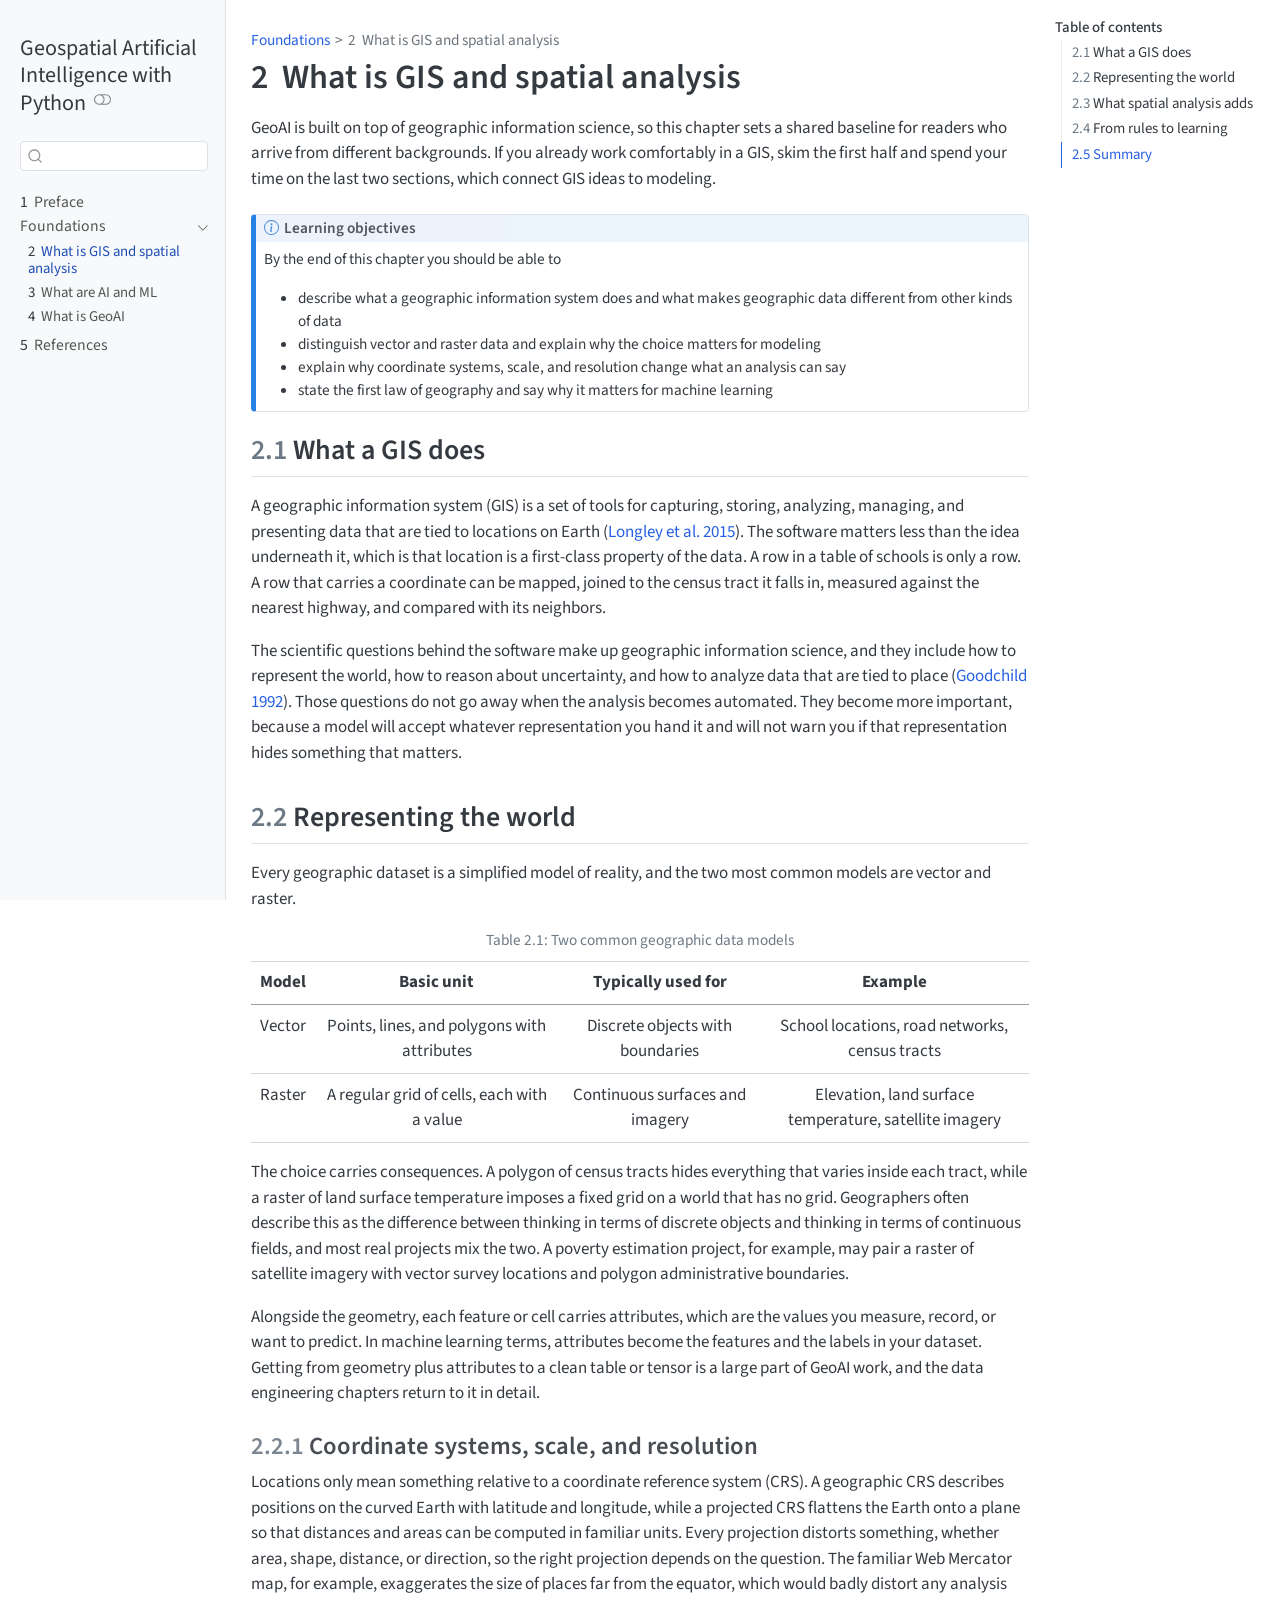
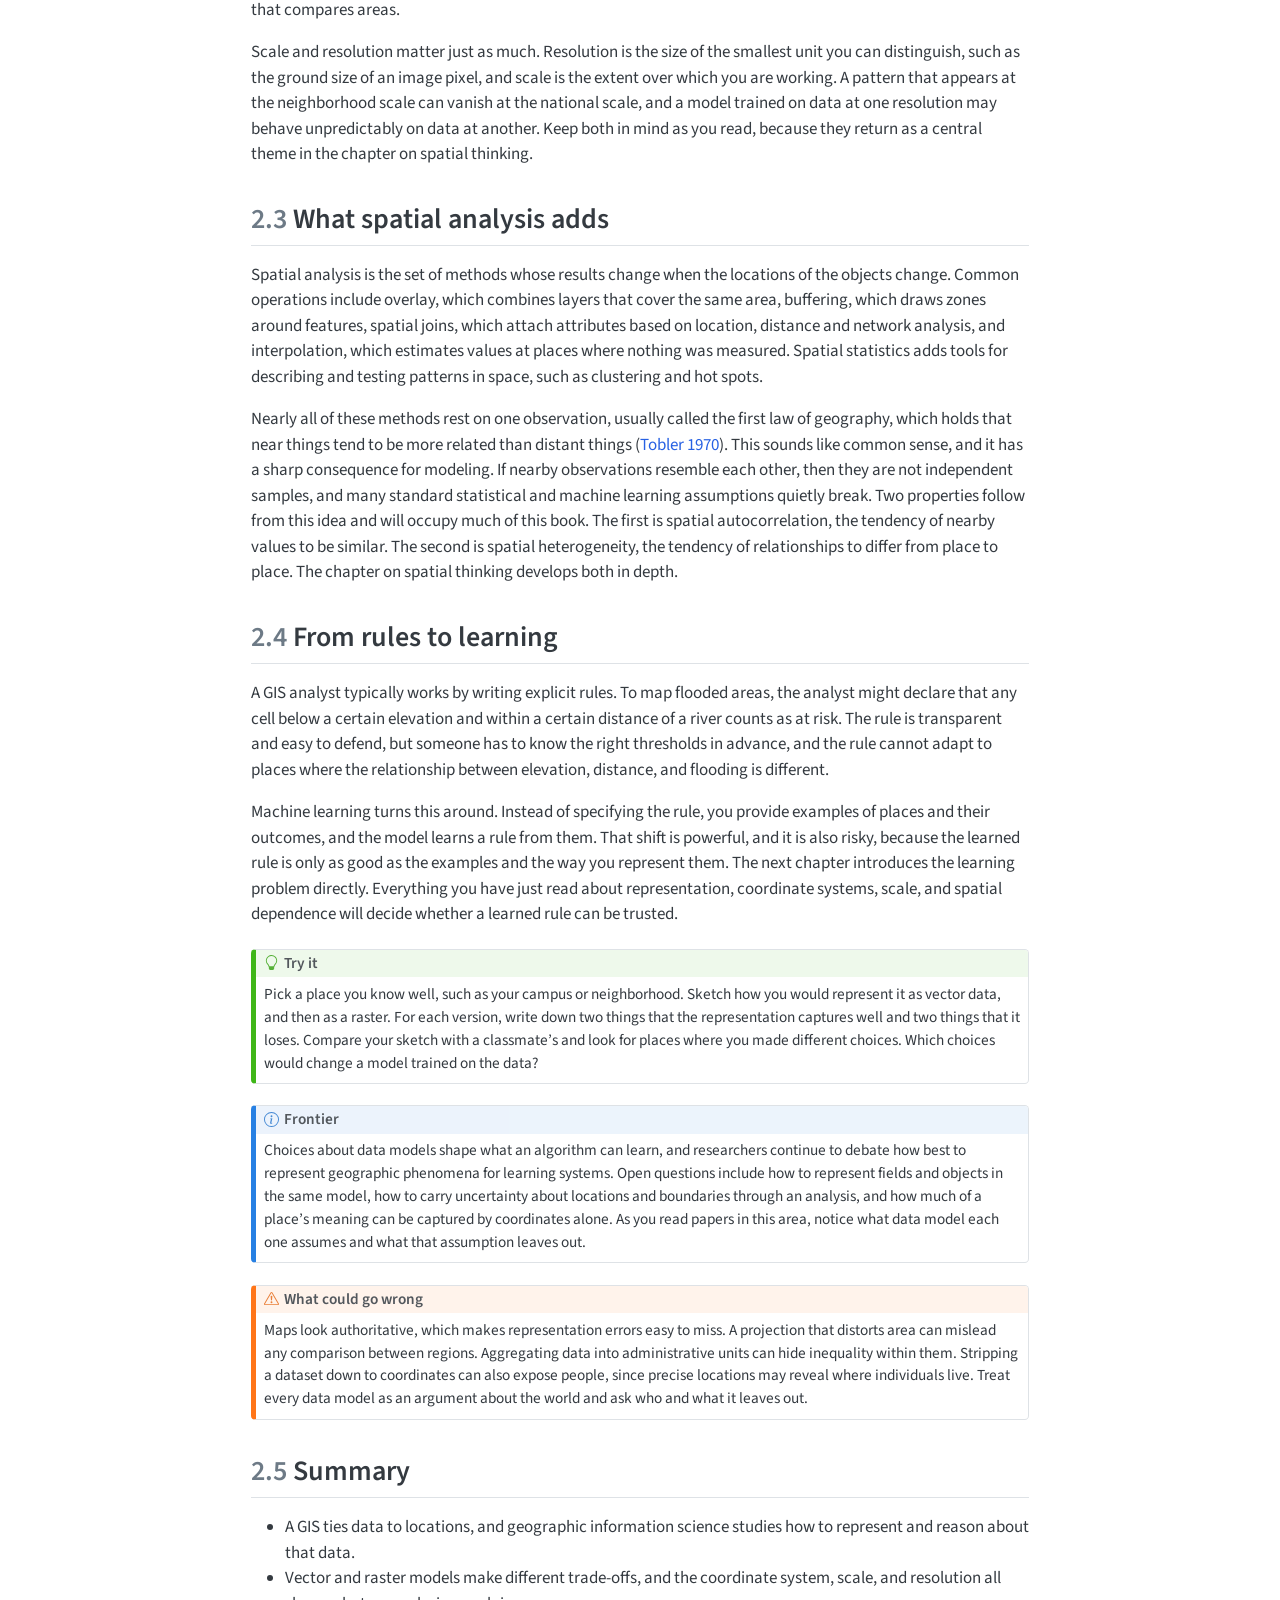
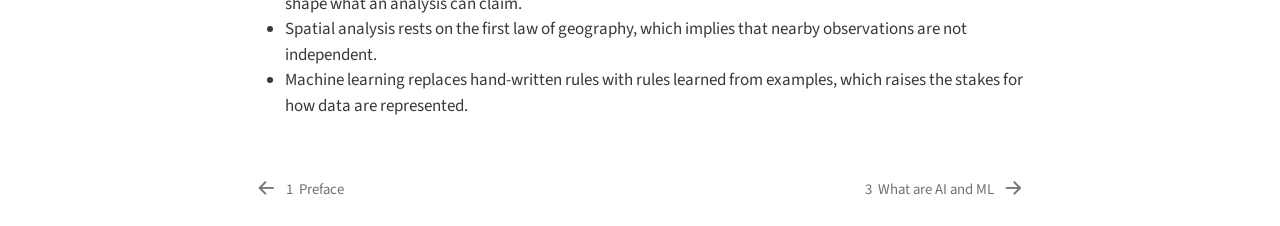
<file: _book/chapters/01-gis-and-spatial-analysis.html>
<!DOCTYPE html>
<html xmlns="http://www.w3.org/1999/xhtml" lang="en" xml:lang="en"><head>

<meta charset="utf-8">
<meta name="generator" content="quarto-1.10.19">

<meta name="viewport" content="width=device-width, initial-scale=1.0, user-scalable=yes">


<title>2&nbsp; What is GIS and spatial analysis – Geospatial Artificial Intelligence with Python</title>
<style>
/* Default styles provided by pandoc.
** See https://pandoc.org/MANUAL.html#variables-for-html for config info.
*/
span.smallcaps{font-variant: small-caps;}
div.columns{display: flex; gap: 1.5em;}
div.column{flex: auto;}
@media screen {
div.columns{gap: min(4vw, 1.5em);}
div.column{overflow-x: auto;}
}
div.hanging-indent{margin-left: 1.5em; text-indent: -1.5em;}
ul.task-list{list-style: none;}
ul.task-list li input[type="checkbox"] {
  width: 0.8em;
  margin: 0 0.8em 0.2em -1em; /* quarto-specific, see https://github.com/quarto-dev/quarto-cli/issues/4556 */ 
  vertical-align: middle;
}
/* CSS for citations */
div.csl-bib-body { }
div.csl-entry {
  clear: both;
}
.hanging-indent div.csl-entry {
  margin-left:2em;
  text-indent:-2em;
}
div.csl-left-margin {
  min-width:2em;
  float:left;
}
div.csl-right-inline {
  margin-left:2em;
  padding-left:1em;
}
div.csl-indent {
  margin-left: 2em;
}</style>


<script src="../site_libs/quarto-nav/quarto-nav.js"></script>
<script src="../site_libs/quarto-nav/headroom.min.js"></script>
<script src="../site_libs/clipboard/clipboard.min.js"></script>
<script src="../site_libs/quarto-search/autocomplete.umd.js"></script>
<script src="../site_libs/quarto-search/fuse.min.js"></script>
<script src="../site_libs/quarto-search/quarto-search.js"></script>
<meta name="quarto:offset" content="../">
<link href="../chapters/02-ai-and-machine-learning.html" rel="next">
<link href="../index.html" rel="prev">
<script src="../site_libs/quarto-html/quarto.js" type="module"></script>
<script src="../site_libs/quarto-html/tabsets/tabsets.js" type="module"></script>
<script src="../site_libs/quarto-html/popper.min.js"></script>
<script src="../site_libs/quarto-html/tippy.umd.min.js"></script>
<script src="../site_libs/quarto-html/anchor.min.js"></script>
<link href="../site_libs/quarto-html/tippy.css" rel="stylesheet">
<link href="../site_libs/quarto-html/quarto-syntax-highlighting-bf27225e3a48a9273f3daa8f8e829971.css" rel="stylesheet" class="quarto-color-scheme" id="quarto-text-highlighting-styles">
<link href="../site_libs/quarto-html/quarto-syntax-highlighting-dark-b626d73c4c936ccc3cb08be7d45d1df6.css" rel="stylesheet" class="quarto-color-scheme quarto-color-alternate" id="quarto-text-highlighting-styles">
<link href="../site_libs/quarto-html/quarto-syntax-highlighting-bf27225e3a48a9273f3daa8f8e829971.css" rel="stylesheet" class="quarto-color-scheme-extra" id="quarto-text-highlighting-styles">
<script src="../site_libs/bootstrap/bootstrap.min.js"></script>
<link href="../site_libs/bootstrap/bootstrap-icons.css" rel="stylesheet">
<link href="../site_libs/bootstrap/bootstrap-1db9448bce04ad4a05f0a9edc4a645a2.min.css" rel="stylesheet" append-hash="true" class="quarto-color-scheme" id="quarto-bootstrap" data-mode="light">
<link href="../site_libs/bootstrap/bootstrap-dark-49f6677da9a0bf211a4a6abd7e17085f.min.css" rel="stylesheet" append-hash="true" class="quarto-color-scheme quarto-color-alternate" id="quarto-bootstrap" data-mode="dark">
<link href="../site_libs/bootstrap/bootstrap-1db9448bce04ad4a05f0a9edc4a645a2.min.css" rel="stylesheet" append-hash="true" class="quarto-color-scheme-extra" id="quarto-bootstrap" data-mode="light">
<script id="quarto-search-options" type="application/json">{
  "location": "sidebar",
  "copy-button": false,
  "collapse-after": 3,
  "panel-placement": "start",
  "type": "textbox",
  "limit": 50,
  "keyboard-shortcut": [
    "f",
    "/",
    "s"
  ],
  "show-item-context": false,
  "language": {
    "search-no-results-text": "No results",
    "search-matching-documents-text": "matching documents",
    "search-copy-link-title": "Copy link to search",
    "search-hide-matches-text": "Hide additional matches",
    "search-more-match-text": "more match in this document",
    "search-more-matches-text": "more matches in this document",
    "search-clear-button-title": "Clear",
    "search-text-placeholder": "",
    "search-detached-cancel-button-title": "Cancel",
    "search-submit-button-title": "Submit",
    "search-label": "Search"
  }
}</script>


</head>

<body class="nav-sidebar docked quarto-light"><script id="quarto-html-before-body" type="application/javascript">
    const toggleBodyColorMode = (bsSheetEl) => {
      const mode = bsSheetEl.getAttribute("data-mode");
      const bodyEl = window.document.querySelector("body");
      if (mode === "dark") {
        bodyEl.classList.add("quarto-dark");
        bodyEl.classList.remove("quarto-light");
      } else {
        bodyEl.classList.add("quarto-light");
        bodyEl.classList.remove("quarto-dark");
      }
    }
    const toggleBodyColorPrimary = () => {
      const bsSheetEl = window.document.querySelector("link#quarto-bootstrap:not([rel=disabled-stylesheet])");
      if (bsSheetEl) {
        toggleBodyColorMode(bsSheetEl);
      }
    }
    const setColorSchemeToggle = (alternate) => {
      const toggles = window.document.querySelectorAll('.quarto-color-scheme-toggle');
      for (let i=0; i < toggles.length; i++) {
        const toggle = toggles[i];
        if (toggle) {
          if (alternate) {
            toggle.classList.add("alternate");
          } else {
            toggle.classList.remove("alternate");
          }
        }
      }
    };
    const toggleColorMode = (alternate) => {
      // Switch the stylesheets
      const primaryStylesheets = window.document.querySelectorAll('link.quarto-color-scheme:not(.quarto-color-alternate)');
      const alternateStylesheets = window.document.querySelectorAll('link.quarto-color-scheme.quarto-color-alternate');
      manageTransitions('#quarto-margin-sidebar .nav-link', false);
      if (alternate) {
        // note: dark is layered on light, we don't disable primary!
        enableStylesheet(alternateStylesheets);
        for (const sheetNode of alternateStylesheets) {
          if (sheetNode.id === "quarto-bootstrap") {
            toggleBodyColorMode(sheetNode);
          }
        }
      } else {
        disableStylesheet(alternateStylesheets);
        enableStylesheet(primaryStylesheets)
        toggleBodyColorPrimary();
      }
      manageTransitions('#quarto-margin-sidebar .nav-link', true);
      // Switch the toggles
      setColorSchemeToggle(alternate)
      // Hack to workaround the fact that safari doesn't
      // properly recolor the scrollbar when toggling (#1455)
      if (navigator.userAgent.indexOf('Safari') > 0 && navigator.userAgent.indexOf('Chrome') == -1) {
        manageTransitions("body", false);
        window.scrollTo(0, 1);
        setTimeout(() => {
          window.scrollTo(0, 0);
          manageTransitions("body", true);
        }, 40);
      }
    }
    const disableStylesheet = (stylesheets) => {
      for (let i=0; i < stylesheets.length; i++) {
        const stylesheet = stylesheets[i];
        stylesheet.rel = 'disabled-stylesheet';
      }
    }
    const enableStylesheet = (stylesheets) => {
      for (let i=0; i < stylesheets.length; i++) {
        const stylesheet = stylesheets[i];
        if(stylesheet.rel !== 'stylesheet') { // for Chrome, which will still FOUC without this check
          stylesheet.rel = 'stylesheet';
        }
      }
    }
    const manageTransitions = (selector, allowTransitions) => {
      const els = window.document.querySelectorAll(selector);
      for (let i=0; i < els.length; i++) {
        const el = els[i];
        if (allowTransitions) {
          el.classList.remove('notransition');
        } else {
          el.classList.add('notransition');
        }
      }
    }
    const isFileUrl = () => {
      return window.location.protocol === 'file:';
    }
    const hasAlternateSentinel = () => {
      let styleSentinel = getColorSchemeSentinel();
      if (styleSentinel !== null) {
        return styleSentinel === "alternate";
      } else {
        return false;
      }
    }
    const setStyleSentinel = (alternate) => {
      const value = alternate ? "alternate" : "default";
      if (!isFileUrl()) {
        window.localStorage.setItem("quarto-color-scheme", value);
      } else {
        localAlternateSentinel = value;
      }
    }
    const getColorSchemeSentinel = () => {
      if (!isFileUrl()) {
        const storageValue = window.localStorage.getItem("quarto-color-scheme");
        return storageValue != null ? storageValue : localAlternateSentinel;
      } else {
        return localAlternateSentinel;
      }
    }
    const toggleGiscusIfUsed = (isAlternate, darkModeDefault) => {
      const baseTheme = document.querySelector('#giscus-base-theme')?.value ?? 'light';
      const alternateTheme = document.querySelector('#giscus-alt-theme')?.value ?? 'dark';
      let newTheme = '';
      if(authorPrefersDark) {
        newTheme = isAlternate ? baseTheme : alternateTheme;
      } else {
        newTheme = isAlternate ? alternateTheme : baseTheme;
      }
      const changeGiscusTheme = () => {
        // From: https://github.com/giscus/giscus/issues/336
        const sendMessage = (message) => {
          const iframe = document.querySelector('iframe.giscus-frame');
          if (!iframe) return;
          iframe.contentWindow.postMessage({ giscus: message }, 'https://giscus.app');
        }
        sendMessage({
          setConfig: {
            theme: newTheme
          }
        });
      }
      const isGiscussLoaded = window.document.querySelector('iframe.giscus-frame') !== null;
      if (isGiscussLoaded) {
        changeGiscusTheme();
      }
    };
    const authorPrefersDark = false;
    const darkModeDefault = authorPrefersDark;
      document.querySelector('link#quarto-text-highlighting-styles.quarto-color-scheme-extra').rel = 'disabled-stylesheet';
      document.querySelector('link#quarto-bootstrap.quarto-color-scheme-extra').rel = 'disabled-stylesheet';
    let localAlternateSentinel = darkModeDefault ? 'alternate' : 'default';
    // Dark / light mode switch
    window.quartoToggleColorScheme = () => {
      // Read the current dark / light value
      let toAlternate = !hasAlternateSentinel();
      toggleColorMode(toAlternate);
      setStyleSentinel(toAlternate);
      toggleGiscusIfUsed(toAlternate, darkModeDefault);
      window.dispatchEvent(new Event('resize'));
    };
    // Switch to dark mode if need be
    if (hasAlternateSentinel()) {
      toggleColorMode(true);
    } else {
      toggleColorMode(false);
    }
  </script>

<div id="quarto-search-results"></div>
  <header id="quarto-header" class="headroom fixed-top">
  <nav class="quarto-secondary-nav">
    <div class="container-fluid d-flex">
      <button type="button" class="quarto-btn-toggle btn" data-bs-toggle="collapse" role="button" data-bs-target=".quarto-sidebar-collapse-item" aria-controls="quarto-sidebar" aria-expanded="false" aria-label="Toggle sidebar navigation" onclick="if (window.quartoToggleHeadroom) { window.quartoToggleHeadroom(); }">
        <i class="bi bi-layout-text-sidebar-reverse"></i>
      </button>
        <nav class="quarto-page-breadcrumbs" aria-label="breadcrumb"><ol class="breadcrumb"><li class="breadcrumb-item"><a href="../chapters/01-gis-and-spatial-analysis.html">Foundations</a></li><li class="breadcrumb-item"><a href="../chapters/01-gis-and-spatial-analysis.html"><span class="chapter-number">2</span>&nbsp; <span class="chapter-title">What is GIS and spatial analysis</span></a></li></ol></nav>
        <a class="flex-grow-1" role="navigation" data-bs-toggle="collapse" data-bs-target=".quarto-sidebar-collapse-item" aria-controls="quarto-sidebar" aria-expanded="false" aria-label="Toggle sidebar navigation" onclick="if (window.quartoToggleHeadroom) { window.quartoToggleHeadroom(); }">      
        </a>
      <button type="button" class="btn quarto-search-button" aria-label="Search" onclick="window.quartoOpenSearch();">
        <i class="bi bi-search"></i>
      </button>
    </div>
  </nav>
</header>
<!-- content -->
<div id="quarto-content" class="quarto-container page-columns page-rows-contents page-layout-article">
<!-- sidebar -->
  <nav id="quarto-sidebar" class="sidebar collapse collapse-horizontal quarto-sidebar-collapse-item sidebar-navigation docked overflow-auto">
    <div class="pt-lg-2 mt-2 text-left sidebar-header">
    <div class="sidebar-title mb-0 py-0">
      <a href="../">Geospatial Artificial Intelligence with Python</a> 
        <div class="sidebar-tools-main">
  <a href="" class="quarto-color-scheme-toggle quarto-navigation-tool  px-1" onclick="window.quartoToggleColorScheme(); return false;" title="Toggle dark mode"><i class="bi"></i></a>
</div>
    </div>
      </div>
        <div class="mt-2 flex-shrink-0 align-items-center">
        <div class="sidebar-search">
        <div id="quarto-search" class="" title="Search"></div>
        </div>
        </div>
    <div class="sidebar-menu-container"> 
    <ul class="list-unstyled mt-1">
        <li class="sidebar-item">
  <div class="sidebar-item-container"> 
  <a href="../index.html" class="sidebar-item-text sidebar-link">
 <span class="menu-text"><span class="chapter-number">1</span>&nbsp; <span class="chapter-title">Preface</span></span></a>
  </div>
</li>
        <li class="sidebar-item sidebar-item-section">
      <div class="sidebar-item-container"> 
            <a class="sidebar-item-text sidebar-link text-start" data-bs-toggle="collapse" data-bs-target="#quarto-sidebar-section-1" role="navigation" aria-expanded="true">
 <span class="menu-text">Foundations</span></a>
          <a class="sidebar-item-toggle text-start" data-bs-toggle="collapse" data-bs-target="#quarto-sidebar-section-1" role="navigation" aria-expanded="true" aria-label="Toggle section">
            <i class="bi bi-chevron-right ms-2"></i>
          </a> 
      </div>
      <ul id="quarto-sidebar-section-1" class="collapse list-unstyled sidebar-section depth1 show">  
          <li class="sidebar-item">
  <div class="sidebar-item-container"> 
  <a href="../chapters/01-gis-and-spatial-analysis.html" class="sidebar-item-text sidebar-link active">
 <span class="menu-text"><span class="chapter-number">2</span>&nbsp; <span class="chapter-title">What is GIS and spatial analysis</span></span></a>
  </div>
</li>
          <li class="sidebar-item">
  <div class="sidebar-item-container"> 
  <a href="../chapters/02-ai-and-machine-learning.html" class="sidebar-item-text sidebar-link">
 <span class="menu-text"><span class="chapter-number">3</span>&nbsp; <span class="chapter-title">What are AI and ML</span></span></a>
  </div>
</li>
          <li class="sidebar-item">
  <div class="sidebar-item-container"> 
  <a href="../chapters/03-what-is-geoai.html" class="sidebar-item-text sidebar-link">
 <span class="menu-text"><span class="chapter-number">4</span>&nbsp; <span class="chapter-title">What is GeoAI</span></span></a>
  </div>
</li>
      </ul>
  </li>
        <li class="sidebar-item">
  <div class="sidebar-item-container"> 
  <a href="../references.html" class="sidebar-item-text sidebar-link">
 <span class="menu-text"><span class="chapter-number">5</span>&nbsp; <span class="chapter-title">References</span></span></a>
  </div>
</li>
    </ul>
    </div>
</nav>
<div id="quarto-sidebar-glass" class="quarto-sidebar-collapse-item" data-bs-toggle="collapse" data-bs-target=".quarto-sidebar-collapse-item"></div>
<!-- margin-sidebar -->
    <div id="quarto-margin-sidebar" class="sidebar margin-sidebar">
        <nav id="TOC" role="doc-toc" class="toc-active">
    <h2 id="toc-title">Table of contents</h2>
   
  <ul>
  <li><a href="#what-a-gis-does" id="toc-what-a-gis-does" class="nav-link active" data-scroll-target="#what-a-gis-does"><span class="header-section-number">2.1</span> What a GIS does</a></li>
  <li><a href="#representing-the-world" id="toc-representing-the-world" class="nav-link" data-scroll-target="#representing-the-world"><span class="header-section-number">2.2</span> Representing the world</a>
  <ul class="collapse">
  <li><a href="#coordinate-systems-scale-and-resolution" id="toc-coordinate-systems-scale-and-resolution" class="nav-link" data-scroll-target="#coordinate-systems-scale-and-resolution"><span class="header-section-number">2.2.1</span> Coordinate systems, scale, and resolution</a></li>
  </ul></li>
  <li><a href="#what-spatial-analysis-adds" id="toc-what-spatial-analysis-adds" class="nav-link" data-scroll-target="#what-spatial-analysis-adds"><span class="header-section-number">2.3</span> What spatial analysis adds</a></li>
  <li><a href="#from-rules-to-learning" id="toc-from-rules-to-learning" class="nav-link" data-scroll-target="#from-rules-to-learning"><span class="header-section-number">2.4</span> From rules to learning</a></li>
  <li><a href="#summary" id="toc-summary" class="nav-link" data-scroll-target="#summary"><span class="header-section-number">2.5</span> Summary</a></li>
  </ul>
</nav>
    </div>
<!-- main -->
<main class="content" id="quarto-document-content">


<header id="title-block-header" class="quarto-title-block default"><nav class="quarto-page-breadcrumbs quarto-title-breadcrumbs d-none d-lg-block" aria-label="breadcrumb"><ol class="breadcrumb"><li class="breadcrumb-item"><a href="../chapters/01-gis-and-spatial-analysis.html">Foundations</a></li><li class="breadcrumb-item"><a href="../chapters/01-gis-and-spatial-analysis.html"><span class="chapter-number">2</span>&nbsp; <span class="chapter-title">What is GIS and spatial analysis</span></a></li></ol></nav>
<div class="quarto-title">
<h1 class="title"><span class="chapter-number">2</span>&nbsp; <span class="chapter-title">What is GIS and spatial analysis</span></h1>
</div>



<div class="quarto-title-meta">

    
  
    
  </div>
  


</header>


<p>GeoAI is built on top of geographic information science, so this chapter sets a shared baseline for readers who arrive from different backgrounds. If you already work comfortably in a GIS, skim the first half and spend your time on the last two sections, which connect GIS ideas to modeling.</p>
<div class="callout callout-style-default callout-note callout-titled" title="Learning objectives">
<div class="callout-header d-flex align-content-center">
<div class="callout-icon-container">
<i class="callout-icon"></i>
</div>
<div class="callout-title-container flex-fill">
<span class="screen-reader-only">Note</span>Learning objectives
</div>
</div>
<div class="callout-body-container callout-body">
<p>By the end of this chapter you should be able to</p>
<ul>
<li>describe what a geographic information system does and what makes geographic data different from other kinds of data</li>
<li>distinguish vector and raster data and explain why the choice matters for modeling</li>
<li>explain why coordinate systems, scale, and resolution change what an analysis can say</li>
<li>state the first law of geography and say why it matters for machine learning</li>
</ul>
</div>
</div>
<section id="what-a-gis-does" class="level2" data-number="2.1">
<h2 data-number="2.1" class="anchored" data-anchor-id="what-a-gis-does"><span class="header-section-number">2.1</span> What a GIS does</h2>
<p>A geographic information system (GIS) is a set of tools for capturing, storing, analyzing, managing, and presenting data that are tied to locations on Earth <span class="citation" data-cites="longley2015">(<a href="../references.html#ref-longley2015" role="doc-biblioref">Longley et al. 2015</a>)</span>. The software matters less than the idea underneath it, which is that location is a first-class property of the data. A row in a table of schools is only a row. A row that carries a coordinate can be mapped, joined to the census tract it falls in, measured against the nearest highway, and compared with its neighbors.</p>
<p>The scientific questions behind the software make up geographic information science, and they include how to represent the world, how to reason about uncertainty, and how to analyze data that are tied to place <span class="citation" data-cites="goodchild1992">(<a href="../references.html#ref-goodchild1992" role="doc-biblioref">Goodchild 1992</a>)</span>. Those questions do not go away when the analysis becomes automated. They become more important, because a model will accept whatever representation you hand it and will not warn you if that representation hides something that matters.</p>
</section>
<section id="representing-the-world" class="level2" data-number="2.2">
<h2 data-number="2.2" class="anchored" data-anchor-id="representing-the-world"><span class="header-section-number">2.2</span> Representing the world</h2>
<p>Every geographic dataset is a simplified model of reality, and the two most common models are vector and raster.</p>
<div id="tbl-data-models" class="quarto-float quarto-figure quarto-figure-center anchored">
<figure class="quarto-float quarto-float-tbl figure">
<figcaption class="quarto-float-caption-top quarto-float-caption quarto-float-tbl" id="tbl-data-models-caption-0ceaefa1-69ba-4598-a22c-09a6ac19f8ca">
Table&nbsp;2.1: Two common geographic data models
</figcaption>
<div aria-describedby="tbl-data-models-caption-0ceaefa1-69ba-4598-a22c-09a6ac19f8ca">
<table class="caption-top table">
<colgroup>
<col style="width: 5%">
<col style="width: 32%">
<col style="width: 26%">
<col style="width: 35%">
</colgroup>
<thead>
<tr class="header">
<th>Model</th>
<th>Basic unit</th>
<th>Typically used for</th>
<th>Example</th>
</tr>
</thead>
<tbody>
<tr class="odd">
<td>Vector</td>
<td>Points, lines, and polygons with attributes</td>
<td>Discrete objects with boundaries</td>
<td>School locations, road networks, census tracts</td>
</tr>
<tr class="even">
<td>Raster</td>
<td>A regular grid of cells, each with a value</td>
<td>Continuous surfaces and imagery</td>
<td>Elevation, land surface temperature, satellite imagery</td>
</tr>
</tbody>
</table>
</div>
</figure>
</div>
<p>The choice carries consequences. A polygon of census tracts hides everything that varies inside each tract, while a raster of land surface temperature imposes a fixed grid on a world that has no grid. Geographers often describe this as the difference between thinking in terms of discrete objects and thinking in terms of continuous fields, and most real projects mix the two. A poverty estimation project, for example, may pair a raster of satellite imagery with vector survey locations and polygon administrative boundaries.</p>
<p>Alongside the geometry, each feature or cell carries attributes, which are the values you measure, record, or want to predict. In machine learning terms, attributes become the features and the labels in your dataset. Getting from geometry plus attributes to a clean table or tensor is a large part of GeoAI work, and the data engineering chapters return to it in detail.</p>
<section id="coordinate-systems-scale-and-resolution" class="level3" data-number="2.2.1">
<h3 data-number="2.2.1" class="anchored" data-anchor-id="coordinate-systems-scale-and-resolution"><span class="header-section-number">2.2.1</span> Coordinate systems, scale, and resolution</h3>
<p>Locations only mean something relative to a coordinate reference system (CRS). A geographic CRS describes positions on the curved Earth with latitude and longitude, while a projected CRS flattens the Earth onto a plane so that distances and areas can be computed in familiar units. Every projection distorts something, whether area, shape, distance, or direction, so the right projection depends on the question. The familiar Web Mercator map, for example, exaggerates the size of places far from the equator, which would badly distort any analysis that compares areas.</p>
<p>Scale and resolution matter just as much. Resolution is the size of the smallest unit you can distinguish, such as the ground size of an image pixel, and scale is the extent over which you are working. A pattern that appears at the neighborhood scale can vanish at the national scale, and a model trained on data at one resolution may behave unpredictably on data at another. Keep both in mind as you read, because they return as a central theme in the chapter on spatial thinking.</p>
</section>
</section>
<section id="what-spatial-analysis-adds" class="level2" data-number="2.3">
<h2 data-number="2.3" class="anchored" data-anchor-id="what-spatial-analysis-adds"><span class="header-section-number">2.3</span> What spatial analysis adds</h2>
<p>Spatial analysis is the set of methods whose results change when the locations of the objects change. Common operations include overlay, which combines layers that cover the same area, buffering, which draws zones around features, spatial joins, which attach attributes based on location, distance and network analysis, and interpolation, which estimates values at places where nothing was measured. Spatial statistics adds tools for describing and testing patterns in space, such as clustering and hot spots.</p>
<p>Nearly all of these methods rest on one observation, usually called the first law of geography, which holds that near things tend to be more related than distant things <span class="citation" data-cites="tobler1970">(<a href="../references.html#ref-tobler1970" role="doc-biblioref">Tobler 1970</a>)</span>. This sounds like common sense, and it has a sharp consequence for modeling. If nearby observations resemble each other, then they are not independent samples, and many standard statistical and machine learning assumptions quietly break. Two properties follow from this idea and will occupy much of this book. The first is spatial autocorrelation, the tendency of nearby values to be similar. The second is spatial heterogeneity, the tendency of relationships to differ from place to place. The chapter on spatial thinking develops both in depth.</p>
</section>
<section id="from-rules-to-learning" class="level2" data-number="2.4">
<h2 data-number="2.4" class="anchored" data-anchor-id="from-rules-to-learning"><span class="header-section-number">2.4</span> From rules to learning</h2>
<p>A GIS analyst typically works by writing explicit rules. To map flooded areas, the analyst might declare that any cell below a certain elevation and within a certain distance of a river counts as at risk. The rule is transparent and easy to defend, but someone has to know the right thresholds in advance, and the rule cannot adapt to places where the relationship between elevation, distance, and flooding is different.</p>
<p>Machine learning turns this around. Instead of specifying the rule, you provide examples of places and their outcomes, and the model learns a rule from them. That shift is powerful, and it is also risky, because the learned rule is only as good as the examples and the way you represent them. The next chapter introduces the learning problem directly. Everything you have just read about representation, coordinate systems, scale, and spatial dependence will decide whether a learned rule can be trusted.</p>
<div class="callout callout-style-default callout-tip callout-titled" title="Try it">
<div class="callout-header d-flex align-content-center">
<div class="callout-icon-container">
<i class="callout-icon"></i>
</div>
<div class="callout-title-container flex-fill">
<span class="screen-reader-only">Tip</span>Try it
</div>
</div>
<div class="callout-body-container callout-body">
<p>Pick a place you know well, such as your campus or neighborhood. Sketch how you would represent it as vector data, and then as a raster. For each version, write down two things that the representation captures well and two things that it loses. Compare your sketch with a classmate’s and look for places where you made different choices. Which choices would change a model trained on the data?</p>
</div>
</div>
<div class="callout callout-style-default callout-note callout-titled" title="Frontier">
<div class="callout-header d-flex align-content-center">
<div class="callout-icon-container">
<i class="callout-icon"></i>
</div>
<div class="callout-title-container flex-fill">
<span class="screen-reader-only">Note</span>Frontier
</div>
</div>
<div class="callout-body-container callout-body">
<p>Choices about data models shape what an algorithm can learn, and researchers continue to debate how best to represent geographic phenomena for learning systems. Open questions include how to represent fields and objects in the same model, how to carry uncertainty about locations and boundaries through an analysis, and how much of a place’s meaning can be captured by coordinates alone. As you read papers in this area, notice what data model each one assumes and what that assumption leaves out.</p>
</div>
</div>
<div class="callout callout-style-default callout-warning callout-titled" title="What could go wrong">
<div class="callout-header d-flex align-content-center">
<div class="callout-icon-container">
<i class="callout-icon"></i>
</div>
<div class="callout-title-container flex-fill">
<span class="screen-reader-only">Warning</span>What could go wrong
</div>
</div>
<div class="callout-body-container callout-body">
<p>Maps look authoritative, which makes representation errors easy to miss. A projection that distorts area can mislead any comparison between regions. Aggregating data into administrative units can hide inequality within them. Stripping a dataset down to coordinates can also expose people, since precise locations may reveal where individuals live. Treat every data model as an argument about the world and ask who and what it leaves out.</p>
</div>
</div>
</section>
<section id="summary" class="level2" data-number="2.5">
<h2 data-number="2.5" class="anchored" data-anchor-id="summary"><span class="header-section-number">2.5</span> Summary</h2>
<ul>
<li>A GIS ties data to locations, and geographic information science studies how to represent and reason about that data.</li>
<li>Vector and raster models make different trade-offs, and the coordinate system, scale, and resolution all shape what an analysis can claim.</li>
<li>Spatial analysis rests on the first law of geography, which implies that nearby observations are not independent.</li>
<li>Machine learning replaces hand-written rules with rules learned from examples, which raises the stakes for how data are represented.</li>
</ul>


<div id="refs" class="references csl-bib-body hanging-indent" role="list" style="display: none">
<div id="ref-goodchild1992" class="csl-entry" role="listitem">
Goodchild, Michael F. 1992. <span>“Geographical Information Science.”</span> <em>International Journal of Geographical Information Systems</em> 6 (1): 31–45.
</div>
<div id="ref-longley2015" class="csl-entry" role="listitem">
Longley, Paul A., Michael F. Goodchild, David J. Maguire, and David W. Rhind. 2015. <em>Geographic Information Science and Systems</em>. 4th ed. Wiley.
</div>
<div id="ref-tobler1970" class="csl-entry" role="listitem">
Tobler, Waldo R. 1970. <span>“A Computer Movie Simulating Urban Growth in the <span>Detroit</span> Region.”</span> <em>Economic Geography</em> 46 (sup1): 234–40.
</div>
</div>
</section>

</main> <!-- /main -->
<script id="quarto-html-after-body" type="application/javascript">
  window.document.addEventListener("DOMContentLoaded", function (event) {
    // Ensure there is a toggle, if there isn't float one in the top right
    if (window.document.querySelector('.quarto-color-scheme-toggle') === null) {
      const a = window.document.createElement('a');
      a.classList.add('top-right');
      a.classList.add('quarto-color-scheme-toggle');
      a.href = "";
      a.onclick = function() { try { window.quartoToggleColorScheme(); } catch {} return false; };
      const i = window.document.createElement("i");
      i.classList.add('bi');
      a.appendChild(i);
      window.document.body.appendChild(a);
    }
    setColorSchemeToggle(hasAlternateSentinel())
    const icon = "";
    const anchorJS = new window.AnchorJS();
    anchorJS.options = {
      placement: 'right',
      icon: icon
    };
    anchorJS.add('.anchored');
    const isCodeAnnotation = (el) => {
      for (const clz of el.classList) {
        if (clz.startsWith('code-annotation-')) {                     
          return true;
        }
      }
      return false;
    }
    const onCopySuccess = function(e) {
      // button target
      const button = e.trigger;
      // don't keep focus
      button.blur();
      // flash "checked"
      button.classList.add('code-copy-button-checked');
      var currentTitle = button.getAttribute("title");
      button.setAttribute("title", "Copied!");
      let tooltip;
      if (window.bootstrap) {
        button.setAttribute("data-bs-toggle", "tooltip");
        button.setAttribute("data-bs-placement", "left");
        button.setAttribute("data-bs-title", "Copied!");
        tooltip = new bootstrap.Tooltip(button, 
          { trigger: "manual", 
            customClass: "code-copy-button-tooltip",
            offset: [0, -8]});
        tooltip.show();    
      }
      setTimeout(function() {
        if (tooltip) {
          tooltip.hide();
          button.removeAttribute("data-bs-title");
          button.removeAttribute("data-bs-toggle");
          button.removeAttribute("data-bs-placement");
        }
        button.setAttribute("title", currentTitle);
        button.classList.remove('code-copy-button-checked');
      }, 1000);
      // clear code selection
      e.clearSelection();
    }
    const getTextToCopy = function(trigger) {
      const outerScaffold = trigger.parentElement.cloneNode(true);
      const codeEl = outerScaffold.querySelector('code');
      for (const childEl of codeEl.children) {
        if (isCodeAnnotation(childEl)) {
          childEl.remove();
        }
      }
      return codeEl.innerText;
    }
    const clipboard = new window.ClipboardJS('.code-copy-button:not([data-in-quarto-modal])', {
      text: getTextToCopy
    });
    clipboard.on('success', onCopySuccess);
    if (window.document.getElementById('quarto-embedded-source-code-modal')) {
      const clipboardModal = new window.ClipboardJS('.code-copy-button[data-in-quarto-modal]', {
        text: getTextToCopy,
        container: window.document.getElementById('quarto-embedded-source-code-modal')
      });
      clipboardModal.on('success', onCopySuccess);
    }
      var localhostRegex = new RegExp(/^(?:http|https):\/\/localhost\:?[0-9]*\//);
      var mailtoRegex = new RegExp(/^mailto:/);
        var filterRegex = new RegExp('/' + window.location.host + '/');
      var isInternal = (href) => {
          return filterRegex.test(href) || localhostRegex.test(href) || mailtoRegex.test(href);
      }
      // Inspect non-navigation links and adorn them if external
     var links = window.document.querySelectorAll('a[href]:not(.nav-link):not(.navbar-brand):not(.toc-action):not(.sidebar-link):not(.sidebar-item-toggle):not(.pagination-link):not(.no-external):not([aria-hidden]):not(.dropdown-item):not(.quarto-navigation-tool):not(.about-link)');
      for (var i=0; i<links.length; i++) {
        const link = links[i];
        if (!isInternal(link.href)) {
          // undo the damage that might have been done by quarto-nav.js in the case of
          // links that we want to consider external
          if (link.dataset.originalHref !== undefined) {
            link.href = link.dataset.originalHref;
          }
        }
      }
    function tippyHover(el, contentFn, onTriggerFn, onUntriggerFn) {
      const config = {
        allowHTML: true,
        maxWidth: 500,
        delay: 100,
        arrow: false,
        appendTo: function(el) {
            return el.parentElement;
        },
        interactive: true,
        interactiveBorder: 10,
        theme: 'quarto',
        placement: 'bottom-start',
      };
      if (contentFn) {
        config.content = contentFn;
      }
      if (onTriggerFn) {
        config.onTrigger = onTriggerFn;
      }
      if (onUntriggerFn) {
        config.onUntrigger = onUntriggerFn;
      }
      window.tippy(el, config); 
    }
    const noterefs = window.document.querySelectorAll('a[role="doc-noteref"]');
    for (var i=0; i<noterefs.length; i++) {
      const ref = noterefs[i];
      tippyHover(ref, function() {
        // use id or data attribute instead here
        let href = ref.getAttribute('data-footnote-href') || ref.getAttribute('href');
        try { href = new URL(href).hash; } catch {}
        const id = href.replace(/^#\/?/, "");
        const note = window.document.getElementById(id);
        if (note) {
          return note.innerHTML;
        } else {
          return "";
        }
      });
    }
    const xrefs = window.document.querySelectorAll('a.quarto-xref');
    const processXRef = (id, note) => {
      // Strip column container classes
      const stripColumnClz = (el) => {
        el.classList.remove("page-full", "page-columns");
        if (el.children) {
          for (const child of el.children) {
            stripColumnClz(child);
          }
        }
      }
      stripColumnClz(note)
      if (id === null || id.startsWith('sec-')) {
        // Special case sections, only their first couple elements
        const container = document.createElement("div");
        if (note.children && note.children.length > 2) {
          container.appendChild(note.children[0].cloneNode(true));
          for (let i = 1; i < note.children.length; i++) {
            const child = note.children[i];
            if (child.tagName === "P" && child.innerText === "") {
              continue;
            } else {
              container.appendChild(child.cloneNode(true));
              break;
            }
          }
          if (window.Quarto?.typesetMath) {
            window.Quarto.typesetMath(container);
          }
          return container.innerHTML
        } else {
          if (window.Quarto?.typesetMath) {
            window.Quarto.typesetMath(note);
          }
          return note.innerHTML;
        }
      } else {
        // Remove any anchor links if they are present
        const anchorLink = note.querySelector('a.anchorjs-link');
        if (anchorLink) {
          anchorLink.remove();
        }
        if (window.Quarto?.typesetMath) {
          window.Quarto.typesetMath(note);
        }
        if (note.classList.contains("callout")) {
          return note.outerHTML;
        } else {
          return note.innerHTML;
        }
      }
    }
    for (var i=0; i<xrefs.length; i++) {
      const xref = xrefs[i];
      tippyHover(xref, undefined, function(instance) {
        instance.disable();
        let url = xref.getAttribute('href');
        let hash = undefined; 
        if (url.startsWith('#')) {
          hash = url;
        } else {
          try { hash = new URL(url).hash; } catch {}
        }
        if (hash) {
          const id = hash.replace(/^#\/?/, "");
          const note = window.document.getElementById(id);
          if (note !== null) {
            try {
              const html = processXRef(id, note.cloneNode(true));
              instance.setContent(html);
            } finally {
              instance.enable();
              instance.show();
            }
          } else {
            // See if we can fetch this
            fetch(url.split('#')[0])
            .then(res => res.text())
            .then(html => {
              const parser = new DOMParser();
              const htmlDoc = parser.parseFromString(html, "text/html");
              const note = htmlDoc.getElementById(id);
              if (note !== null) {
                const html = processXRef(id, note);
                instance.setContent(html);
              } 
            }).finally(() => {
              instance.enable();
              instance.show();
            });
          }
        } else {
          // See if we can fetch a full url (with no hash to target)
          // This is a special case and we should probably do some content thinning / targeting
          fetch(url)
          .then(res => res.text())
          .then(html => {
            const parser = new DOMParser();
            const htmlDoc = parser.parseFromString(html, "text/html");
            const note = htmlDoc.querySelector('main.content');
            if (note !== null) {
              // This should only happen for chapter cross references
              // (since there is no id in the URL)
              // remove the first header
              if (note.children.length > 0 && note.children[0].tagName === "HEADER") {
                note.children[0].remove();
              }
              const html = processXRef(null, note);
              instance.setContent(html);
            } 
          }).finally(() => {
            instance.enable();
            instance.show();
          });
        }
      }, function(instance) {
      });
    }
        let selectedAnnoteEl;
        const selectorForAnnotation = ( cell, annotation) => {
          let cellAttr = 'data-code-cell="' + cell + '"';
          let lineAttr = 'data-code-annotation="' +  annotation + '"';
          const selector = 'span[' + cellAttr + '][' + lineAttr + ']';
          return selector;
        }
        const selectCodeLines = (annoteEl) => {
          const doc = window.document;
          const targetCell = annoteEl.getAttribute("data-target-cell");
          const targetAnnotation = annoteEl.getAttribute("data-target-annotation");
          const annoteSpan = window.document.querySelector(selectorForAnnotation(targetCell, targetAnnotation));
          const lines = annoteSpan.getAttribute("data-code-lines").split(",");
          const lineIds = lines.map((line) => {
            return targetCell + "-" + line;
          })
          let top = null;
          let height = null;
          let parent = null;
          if (lineIds.length > 0) {
              //compute the position of the single el (top and bottom and make a div)
              const el = window.document.getElementById(lineIds[0]);
              top = el.offsetTop;
              height = el.offsetHeight;
              parent = el.parentElement.parentElement;
            if (lineIds.length > 1) {
              const lastEl = window.document.getElementById(lineIds[lineIds.length - 1]);
              const bottom = lastEl.offsetTop + lastEl.offsetHeight;
              height = bottom - top;
            }
            if (top !== null && height !== null && parent !== null) {
              // cook up a div (if necessary) and position it 
              let div = window.document.getElementById("code-annotation-line-highlight");
              if (div === null) {
                div = window.document.createElement("div");
                div.setAttribute("id", "code-annotation-line-highlight");
                div.style.position = 'absolute';
                parent.appendChild(div);
              }
              div.style.top = top - 2 + "px";
              div.style.height = height + 4 + "px";
              div.style.left = 0;
              let gutterDiv = window.document.getElementById("code-annotation-line-highlight-gutter");
              if (gutterDiv === null) {
                gutterDiv = window.document.createElement("div");
                gutterDiv.setAttribute("id", "code-annotation-line-highlight-gutter");
                gutterDiv.style.position = 'absolute';
                const codeCell = window.document.getElementById(targetCell);
                const gutter = codeCell.querySelector('.code-annotation-gutter');
                gutter.appendChild(gutterDiv);
              }
              gutterDiv.style.top = top - 2 + "px";
              gutterDiv.style.height = height + 4 + "px";
            }
            selectedAnnoteEl = annoteEl;
          }
        };
        const unselectCodeLines = () => {
          const elementsIds = ["code-annotation-line-highlight", "code-annotation-line-highlight-gutter"];
          elementsIds.forEach((elId) => {
            const div = window.document.getElementById(elId);
            if (div) {
              div.remove();
            }
          });
          selectedAnnoteEl = undefined;
        };
          // Handle positioning of the toggle
      window.addEventListener(
        "resize",
        throttle(() => {
          elRect = undefined;
          if (selectedAnnoteEl) {
            selectCodeLines(selectedAnnoteEl);
          }
        }, 10)
      );
      function throttle(fn, ms) {
      let throttle = false;
      let timer;
        return (...args) => {
          if(!throttle) { // first call gets through
              fn.apply(this, args);
              throttle = true;
          } else { // all the others get throttled
              if(timer) clearTimeout(timer); // cancel #2
              timer = setTimeout(() => {
                fn.apply(this, args);
                timer = throttle = false;
              }, ms);
          }
        };
      }
        // Attach click handler to the DT
        const annoteDls = window.document.querySelectorAll('dt[data-target-cell]');
        for (const annoteDlNode of annoteDls) {
          annoteDlNode.addEventListener('click', (event) => {
            const clickedEl = event.target;
            if (clickedEl !== selectedAnnoteEl) {
              unselectCodeLines();
              const activeEl = window.document.querySelector('dt[data-target-cell].code-annotation-active');
              if (activeEl) {
                activeEl.classList.remove('code-annotation-active');
              }
              selectCodeLines(clickedEl);
              clickedEl.classList.add('code-annotation-active');
            } else {
              // Unselect the line
              unselectCodeLines();
              clickedEl.classList.remove('code-annotation-active');
            }
          });
        }
    const findCites = (el) => {
      const parentEl = el.parentElement;
      if (parentEl) {
        const cites = parentEl.dataset.cites;
        if (cites) {
          return {
            el,
            cites: cites.split(' ')
          };
        } else {
          return findCites(el.parentElement)
        }
      } else {
        return undefined;
      }
    };
    var bibliorefs = window.document.querySelectorAll('a[role="doc-biblioref"]');
    for (var i=0; i<bibliorefs.length; i++) {
      const ref = bibliorefs[i];
      const citeInfo = findCites(ref);
      if (citeInfo) {
        tippyHover(citeInfo.el, function() {
          var popup = window.document.createElement('div');
          citeInfo.cites.forEach(function(cite) {
            var citeDiv = window.document.createElement('div');
            citeDiv.classList.add('hanging-indent');
            citeDiv.classList.add('csl-entry');
            var biblioDiv = window.document.getElementById('ref-' + cite);
            if (biblioDiv) {
              citeDiv.innerHTML = biblioDiv.innerHTML;
            }
            popup.appendChild(citeDiv);
          });
          return popup.innerHTML;
        });
      }
    }
  });
  </script>
<nav class="page-navigation">
  <div class="nav-page nav-page-previous">
      <a href="../index.html" class="pagination-link" aria-label="Preface">
        <i class="bi bi-arrow-left-short"></i> <span class="nav-page-text"><span class="chapter-number">1</span>&nbsp; <span class="chapter-title">Preface</span></span>
      </a>          
  </div>
  <div class="nav-page nav-page-next">
      <a href="../chapters/02-ai-and-machine-learning.html" class="pagination-link" aria-label="What are AI and ML">
        <span class="nav-page-text"><span class="chapter-number">3</span>&nbsp; <span class="chapter-title">What are AI and ML</span></span> <i class="bi bi-arrow-right-short"></i>
      </a>
  </div>
</nav>
</div> <!-- /content -->




</body></html>
</file>
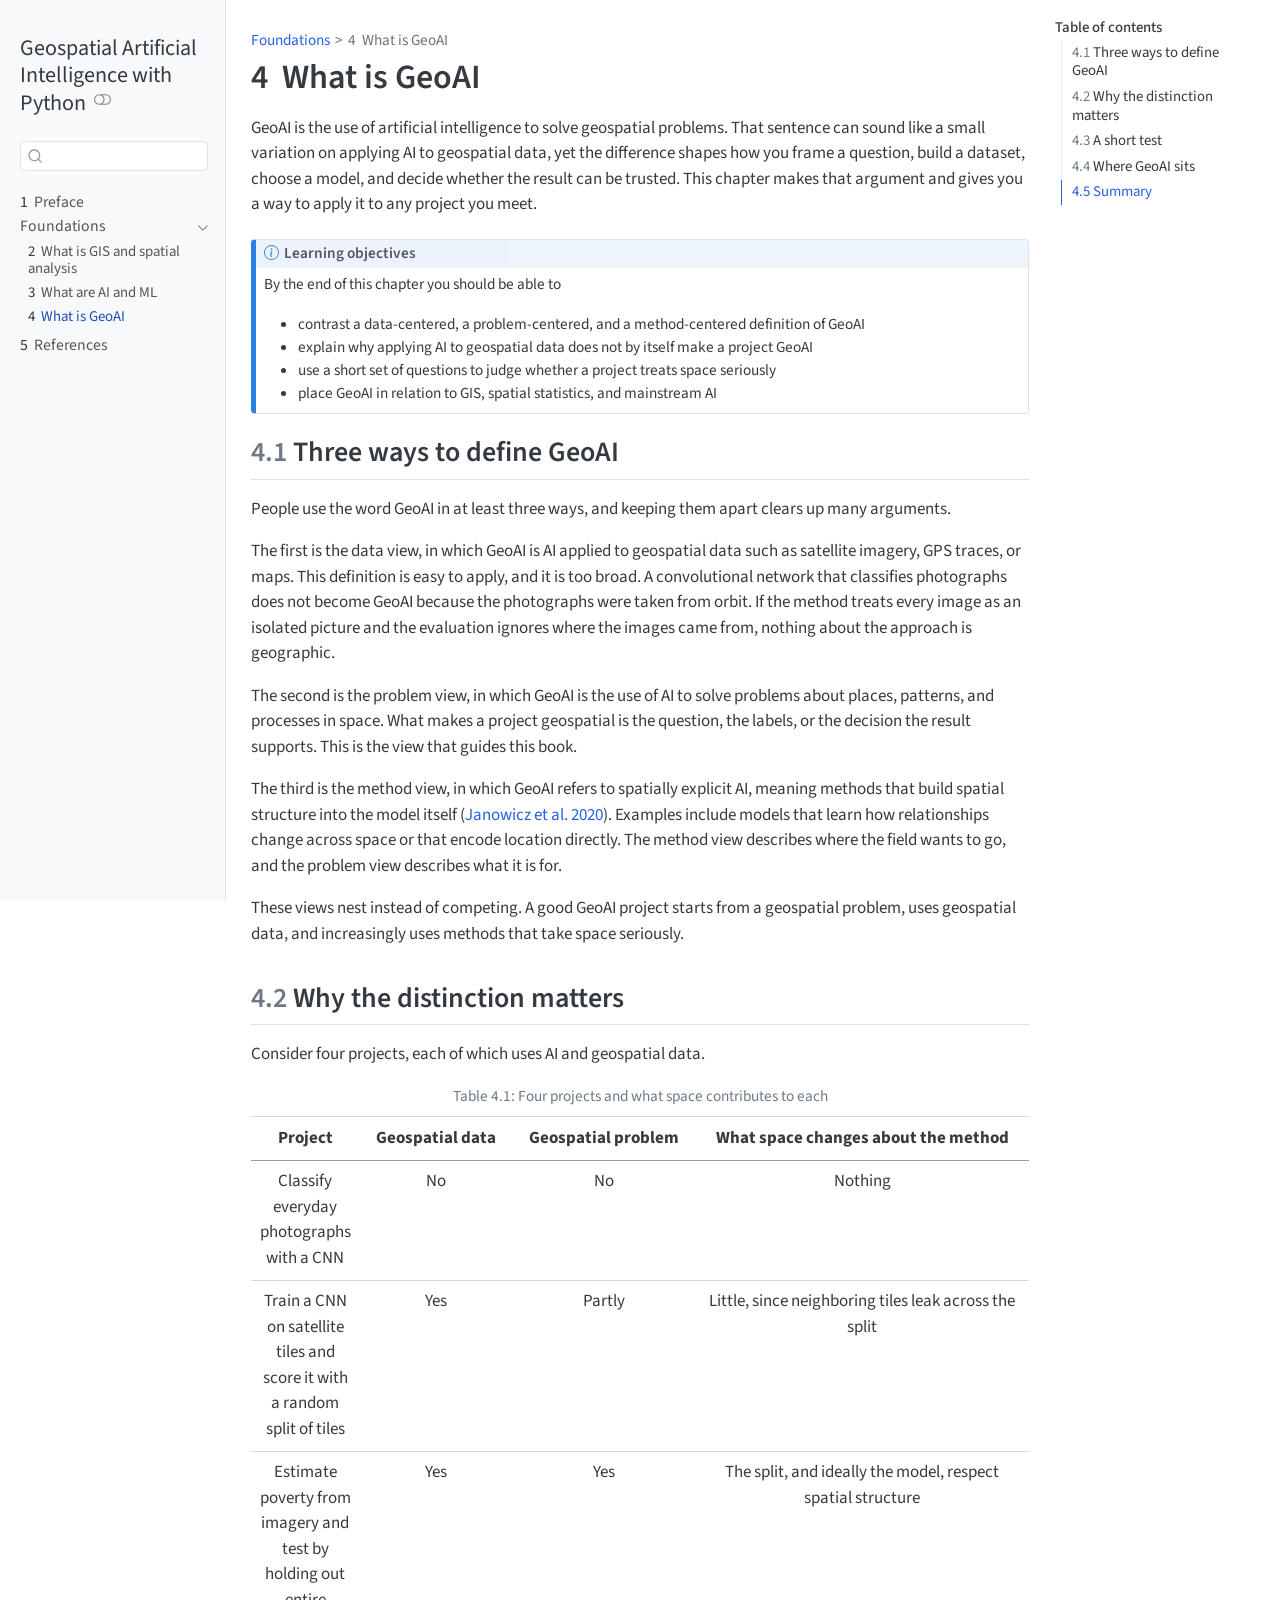
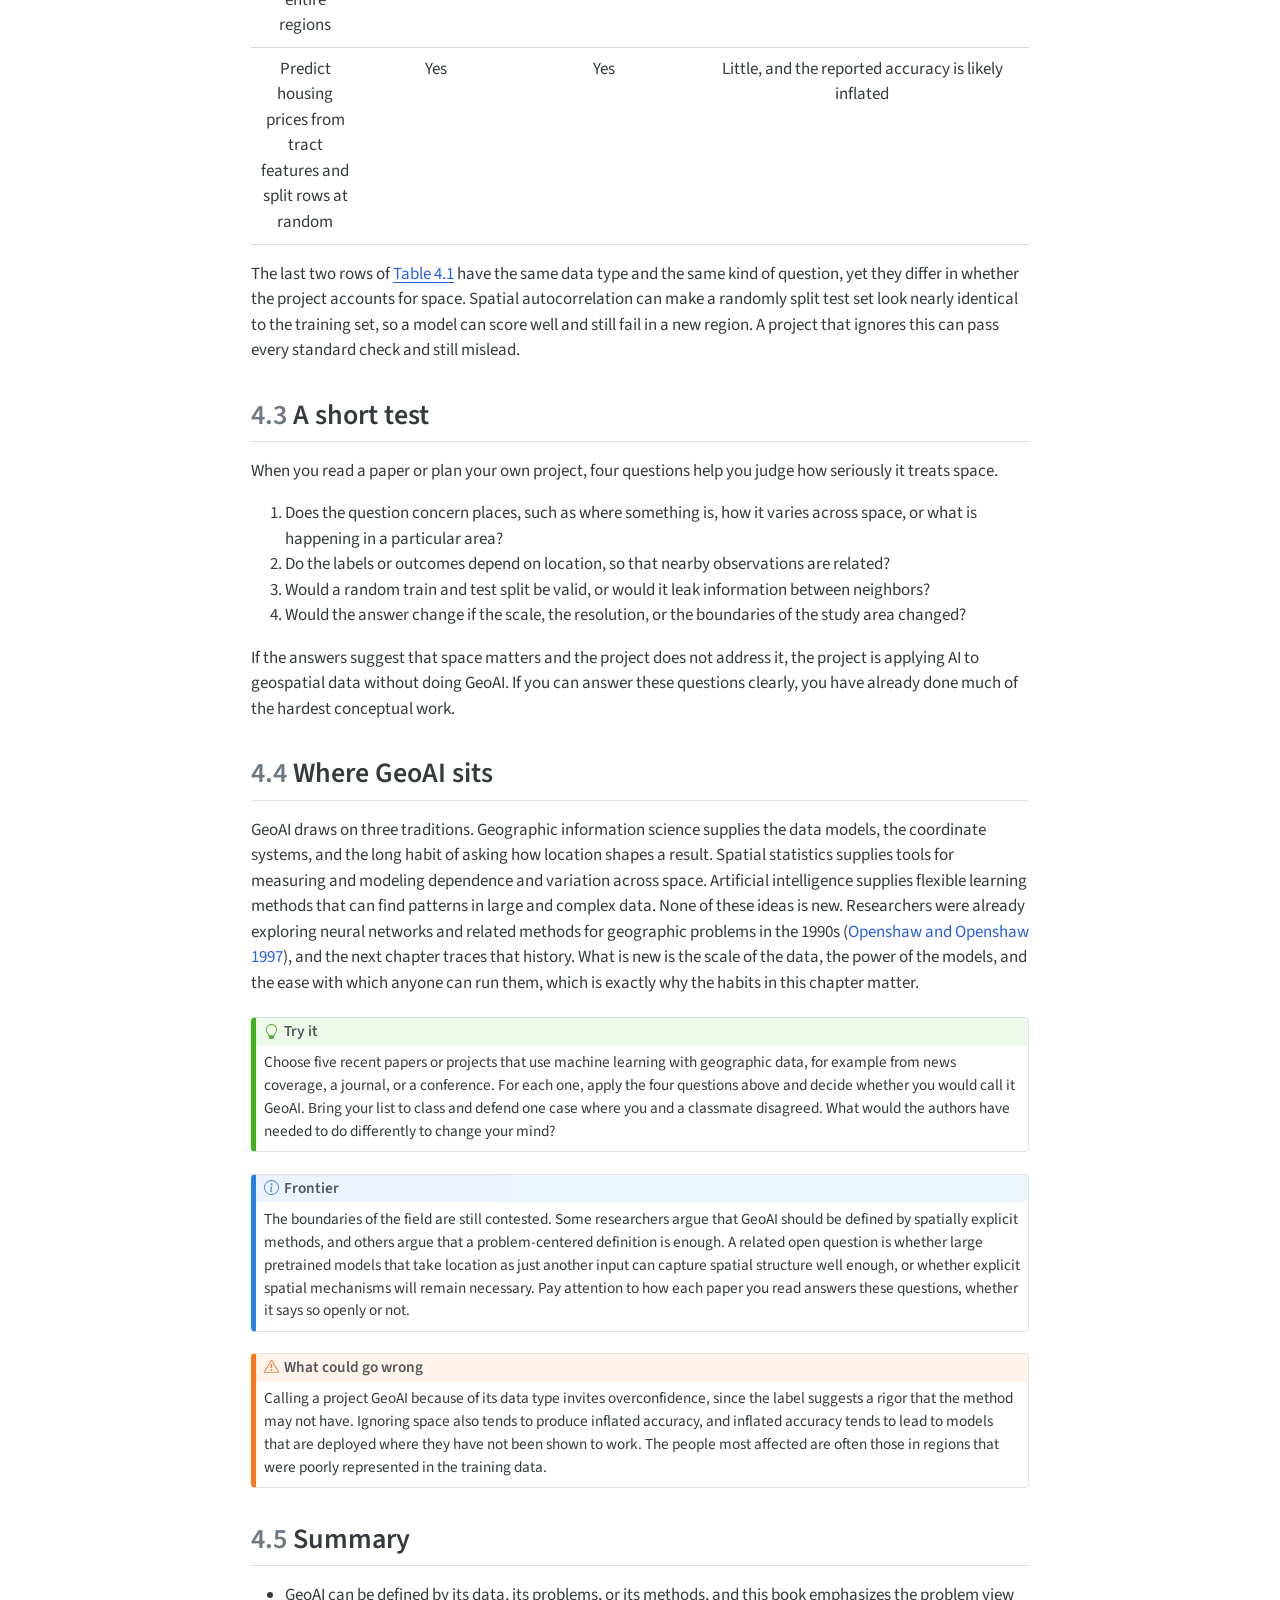
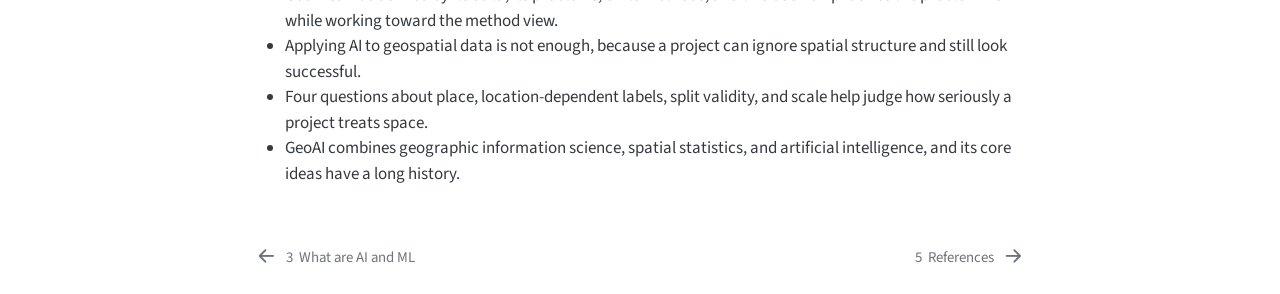
<file: _book/chapters/03-what-is-geoai.html>
<!DOCTYPE html>
<html xmlns="http://www.w3.org/1999/xhtml" lang="en" xml:lang="en"><head>

<meta charset="utf-8">
<meta name="generator" content="quarto-1.10.19">

<meta name="viewport" content="width=device-width, initial-scale=1.0, user-scalable=yes">


<title>4&nbsp; What is GeoAI – Geospatial Artificial Intelligence with Python</title>
<style>
/* Default styles provided by pandoc.
** See https://pandoc.org/MANUAL.html#variables-for-html for config info.
*/
span.smallcaps{font-variant: small-caps;}
div.columns{display: flex; gap: 1.5em;}
div.column{flex: auto;}
@media screen {
div.columns{gap: min(4vw, 1.5em);}
div.column{overflow-x: auto;}
}
div.hanging-indent{margin-left: 1.5em; text-indent: -1.5em;}
ul.task-list{list-style: none;}
ul.task-list li input[type="checkbox"] {
  width: 0.8em;
  margin: 0 0.8em 0.2em -1em; /* quarto-specific, see https://github.com/quarto-dev/quarto-cli/issues/4556 */ 
  vertical-align: middle;
}
/* CSS for citations */
div.csl-bib-body { }
div.csl-entry {
  clear: both;
}
.hanging-indent div.csl-entry {
  margin-left:2em;
  text-indent:-2em;
}
div.csl-left-margin {
  min-width:2em;
  float:left;
}
div.csl-right-inline {
  margin-left:2em;
  padding-left:1em;
}
div.csl-indent {
  margin-left: 2em;
}</style>


<script src="../site_libs/quarto-nav/quarto-nav.js"></script>
<script src="../site_libs/quarto-nav/headroom.min.js"></script>
<script src="../site_libs/clipboard/clipboard.min.js"></script>
<script src="../site_libs/quarto-search/autocomplete.umd.js"></script>
<script src="../site_libs/quarto-search/fuse.min.js"></script>
<script src="../site_libs/quarto-search/quarto-search.js"></script>
<meta name="quarto:offset" content="../">
<link href="../references.html" rel="next">
<link href="../chapters/02-ai-and-machine-learning.html" rel="prev">
<script src="../site_libs/quarto-html/quarto.js" type="module"></script>
<script src="../site_libs/quarto-html/tabsets/tabsets.js" type="module"></script>
<script src="../site_libs/quarto-html/popper.min.js"></script>
<script src="../site_libs/quarto-html/tippy.umd.min.js"></script>
<script src="../site_libs/quarto-html/anchor.min.js"></script>
<link href="../site_libs/quarto-html/tippy.css" rel="stylesheet">
<link href="../site_libs/quarto-html/quarto-syntax-highlighting-bf27225e3a48a9273f3daa8f8e829971.css" rel="stylesheet" class="quarto-color-scheme" id="quarto-text-highlighting-styles">
<link href="../site_libs/quarto-html/quarto-syntax-highlighting-dark-b626d73c4c936ccc3cb08be7d45d1df6.css" rel="stylesheet" class="quarto-color-scheme quarto-color-alternate" id="quarto-text-highlighting-styles">
<link href="../site_libs/quarto-html/quarto-syntax-highlighting-bf27225e3a48a9273f3daa8f8e829971.css" rel="stylesheet" class="quarto-color-scheme-extra" id="quarto-text-highlighting-styles">
<script src="../site_libs/bootstrap/bootstrap.min.js"></script>
<link href="../site_libs/bootstrap/bootstrap-icons.css" rel="stylesheet">
<link href="../site_libs/bootstrap/bootstrap-1db9448bce04ad4a05f0a9edc4a645a2.min.css" rel="stylesheet" append-hash="true" class="quarto-color-scheme" id="quarto-bootstrap" data-mode="light">
<link href="../site_libs/bootstrap/bootstrap-dark-49f6677da9a0bf211a4a6abd7e17085f.min.css" rel="stylesheet" append-hash="true" class="quarto-color-scheme quarto-color-alternate" id="quarto-bootstrap" data-mode="dark">
<link href="../site_libs/bootstrap/bootstrap-1db9448bce04ad4a05f0a9edc4a645a2.min.css" rel="stylesheet" append-hash="true" class="quarto-color-scheme-extra" id="quarto-bootstrap" data-mode="light">
<script id="quarto-search-options" type="application/json">{
  "location": "sidebar",
  "copy-button": false,
  "collapse-after": 3,
  "panel-placement": "start",
  "type": "textbox",
  "limit": 50,
  "keyboard-shortcut": [
    "f",
    "/",
    "s"
  ],
  "show-item-context": false,
  "language": {
    "search-no-results-text": "No results",
    "search-matching-documents-text": "matching documents",
    "search-copy-link-title": "Copy link to search",
    "search-hide-matches-text": "Hide additional matches",
    "search-more-match-text": "more match in this document",
    "search-more-matches-text": "more matches in this document",
    "search-clear-button-title": "Clear",
    "search-text-placeholder": "",
    "search-detached-cancel-button-title": "Cancel",
    "search-submit-button-title": "Submit",
    "search-label": "Search"
  }
}</script>


</head>

<body class="nav-sidebar docked quarto-light"><script id="quarto-html-before-body" type="application/javascript">
    const toggleBodyColorMode = (bsSheetEl) => {
      const mode = bsSheetEl.getAttribute("data-mode");
      const bodyEl = window.document.querySelector("body");
      if (mode === "dark") {
        bodyEl.classList.add("quarto-dark");
        bodyEl.classList.remove("quarto-light");
      } else {
        bodyEl.classList.add("quarto-light");
        bodyEl.classList.remove("quarto-dark");
      }
    }
    const toggleBodyColorPrimary = () => {
      const bsSheetEl = window.document.querySelector("link#quarto-bootstrap:not([rel=disabled-stylesheet])");
      if (bsSheetEl) {
        toggleBodyColorMode(bsSheetEl);
      }
    }
    const setColorSchemeToggle = (alternate) => {
      const toggles = window.document.querySelectorAll('.quarto-color-scheme-toggle');
      for (let i=0; i < toggles.length; i++) {
        const toggle = toggles[i];
        if (toggle) {
          if (alternate) {
            toggle.classList.add("alternate");
          } else {
            toggle.classList.remove("alternate");
          }
        }
      }
    };
    const toggleColorMode = (alternate) => {
      // Switch the stylesheets
      const primaryStylesheets = window.document.querySelectorAll('link.quarto-color-scheme:not(.quarto-color-alternate)');
      const alternateStylesheets = window.document.querySelectorAll('link.quarto-color-scheme.quarto-color-alternate');
      manageTransitions('#quarto-margin-sidebar .nav-link', false);
      if (alternate) {
        // note: dark is layered on light, we don't disable primary!
        enableStylesheet(alternateStylesheets);
        for (const sheetNode of alternateStylesheets) {
          if (sheetNode.id === "quarto-bootstrap") {
            toggleBodyColorMode(sheetNode);
          }
        }
      } else {
        disableStylesheet(alternateStylesheets);
        enableStylesheet(primaryStylesheets)
        toggleBodyColorPrimary();
      }
      manageTransitions('#quarto-margin-sidebar .nav-link', true);
      // Switch the toggles
      setColorSchemeToggle(alternate)
      // Hack to workaround the fact that safari doesn't
      // properly recolor the scrollbar when toggling (#1455)
      if (navigator.userAgent.indexOf('Safari') > 0 && navigator.userAgent.indexOf('Chrome') == -1) {
        manageTransitions("body", false);
        window.scrollTo(0, 1);
        setTimeout(() => {
          window.scrollTo(0, 0);
          manageTransitions("body", true);
        }, 40);
      }
    }
    const disableStylesheet = (stylesheets) => {
      for (let i=0; i < stylesheets.length; i++) {
        const stylesheet = stylesheets[i];
        stylesheet.rel = 'disabled-stylesheet';
      }
    }
    const enableStylesheet = (stylesheets) => {
      for (let i=0; i < stylesheets.length; i++) {
        const stylesheet = stylesheets[i];
        if(stylesheet.rel !== 'stylesheet') { // for Chrome, which will still FOUC without this check
          stylesheet.rel = 'stylesheet';
        }
      }
    }
    const manageTransitions = (selector, allowTransitions) => {
      const els = window.document.querySelectorAll(selector);
      for (let i=0; i < els.length; i++) {
        const el = els[i];
        if (allowTransitions) {
          el.classList.remove('notransition');
        } else {
          el.classList.add('notransition');
        }
      }
    }
    const isFileUrl = () => {
      return window.location.protocol === 'file:';
    }
    const hasAlternateSentinel = () => {
      let styleSentinel = getColorSchemeSentinel();
      if (styleSentinel !== null) {
        return styleSentinel === "alternate";
      } else {
        return false;
      }
    }
    const setStyleSentinel = (alternate) => {
      const value = alternate ? "alternate" : "default";
      if (!isFileUrl()) {
        window.localStorage.setItem("quarto-color-scheme", value);
      } else {
        localAlternateSentinel = value;
      }
    }
    const getColorSchemeSentinel = () => {
      if (!isFileUrl()) {
        const storageValue = window.localStorage.getItem("quarto-color-scheme");
        return storageValue != null ? storageValue : localAlternateSentinel;
      } else {
        return localAlternateSentinel;
      }
    }
    const toggleGiscusIfUsed = (isAlternate, darkModeDefault) => {
      const baseTheme = document.querySelector('#giscus-base-theme')?.value ?? 'light';
      const alternateTheme = document.querySelector('#giscus-alt-theme')?.value ?? 'dark';
      let newTheme = '';
      if(authorPrefersDark) {
        newTheme = isAlternate ? baseTheme : alternateTheme;
      } else {
        newTheme = isAlternate ? alternateTheme : baseTheme;
      }
      const changeGiscusTheme = () => {
        // From: https://github.com/giscus/giscus/issues/336
        const sendMessage = (message) => {
          const iframe = document.querySelector('iframe.giscus-frame');
          if (!iframe) return;
          iframe.contentWindow.postMessage({ giscus: message }, 'https://giscus.app');
        }
        sendMessage({
          setConfig: {
            theme: newTheme
          }
        });
      }
      const isGiscussLoaded = window.document.querySelector('iframe.giscus-frame') !== null;
      if (isGiscussLoaded) {
        changeGiscusTheme();
      }
    };
    const authorPrefersDark = false;
    const darkModeDefault = authorPrefersDark;
      document.querySelector('link#quarto-text-highlighting-styles.quarto-color-scheme-extra').rel = 'disabled-stylesheet';
      document.querySelector('link#quarto-bootstrap.quarto-color-scheme-extra').rel = 'disabled-stylesheet';
    let localAlternateSentinel = darkModeDefault ? 'alternate' : 'default';
    // Dark / light mode switch
    window.quartoToggleColorScheme = () => {
      // Read the current dark / light value
      let toAlternate = !hasAlternateSentinel();
      toggleColorMode(toAlternate);
      setStyleSentinel(toAlternate);
      toggleGiscusIfUsed(toAlternate, darkModeDefault);
      window.dispatchEvent(new Event('resize'));
    };
    // Switch to dark mode if need be
    if (hasAlternateSentinel()) {
      toggleColorMode(true);
    } else {
      toggleColorMode(false);
    }
  </script>

<div id="quarto-search-results"></div>
  <header id="quarto-header" class="headroom fixed-top">
  <nav class="quarto-secondary-nav">
    <div class="container-fluid d-flex">
      <button type="button" class="quarto-btn-toggle btn" data-bs-toggle="collapse" role="button" data-bs-target=".quarto-sidebar-collapse-item" aria-controls="quarto-sidebar" aria-expanded="false" aria-label="Toggle sidebar navigation" onclick="if (window.quartoToggleHeadroom) { window.quartoToggleHeadroom(); }">
        <i class="bi bi-layout-text-sidebar-reverse"></i>
      </button>
        <nav class="quarto-page-breadcrumbs" aria-label="breadcrumb"><ol class="breadcrumb"><li class="breadcrumb-item"><a href="../chapters/01-gis-and-spatial-analysis.html">Foundations</a></li><li class="breadcrumb-item"><a href="../chapters/03-what-is-geoai.html"><span class="chapter-number">4</span>&nbsp; <span class="chapter-title">What is GeoAI</span></a></li></ol></nav>
        <a class="flex-grow-1" role="navigation" data-bs-toggle="collapse" data-bs-target=".quarto-sidebar-collapse-item" aria-controls="quarto-sidebar" aria-expanded="false" aria-label="Toggle sidebar navigation" onclick="if (window.quartoToggleHeadroom) { window.quartoToggleHeadroom(); }">      
        </a>
      <button type="button" class="btn quarto-search-button" aria-label="Search" onclick="window.quartoOpenSearch();">
        <i class="bi bi-search"></i>
      </button>
    </div>
  </nav>
</header>
<!-- content -->
<div id="quarto-content" class="quarto-container page-columns page-rows-contents page-layout-article">
<!-- sidebar -->
  <nav id="quarto-sidebar" class="sidebar collapse collapse-horizontal quarto-sidebar-collapse-item sidebar-navigation docked overflow-auto">
    <div class="pt-lg-2 mt-2 text-left sidebar-header">
    <div class="sidebar-title mb-0 py-0">
      <a href="../">Geospatial Artificial Intelligence with Python</a> 
        <div class="sidebar-tools-main">
  <a href="" class="quarto-color-scheme-toggle quarto-navigation-tool  px-1" onclick="window.quartoToggleColorScheme(); return false;" title="Toggle dark mode"><i class="bi"></i></a>
</div>
    </div>
      </div>
        <div class="mt-2 flex-shrink-0 align-items-center">
        <div class="sidebar-search">
        <div id="quarto-search" class="" title="Search"></div>
        </div>
        </div>
    <div class="sidebar-menu-container"> 
    <ul class="list-unstyled mt-1">
        <li class="sidebar-item">
  <div class="sidebar-item-container"> 
  <a href="../index.html" class="sidebar-item-text sidebar-link">
 <span class="menu-text"><span class="chapter-number">1</span>&nbsp; <span class="chapter-title">Preface</span></span></a>
  </div>
</li>
        <li class="sidebar-item sidebar-item-section">
      <div class="sidebar-item-container"> 
            <a class="sidebar-item-text sidebar-link text-start" data-bs-toggle="collapse" data-bs-target="#quarto-sidebar-section-1" role="navigation" aria-expanded="true">
 <span class="menu-text">Foundations</span></a>
          <a class="sidebar-item-toggle text-start" data-bs-toggle="collapse" data-bs-target="#quarto-sidebar-section-1" role="navigation" aria-expanded="true" aria-label="Toggle section">
            <i class="bi bi-chevron-right ms-2"></i>
          </a> 
      </div>
      <ul id="quarto-sidebar-section-1" class="collapse list-unstyled sidebar-section depth1 show">  
          <li class="sidebar-item">
  <div class="sidebar-item-container"> 
  <a href="../chapters/01-gis-and-spatial-analysis.html" class="sidebar-item-text sidebar-link">
 <span class="menu-text"><span class="chapter-number">2</span>&nbsp; <span class="chapter-title">What is GIS and spatial analysis</span></span></a>
  </div>
</li>
          <li class="sidebar-item">
  <div class="sidebar-item-container"> 
  <a href="../chapters/02-ai-and-machine-learning.html" class="sidebar-item-text sidebar-link">
 <span class="menu-text"><span class="chapter-number">3</span>&nbsp; <span class="chapter-title">What are AI and ML</span></span></a>
  </div>
</li>
          <li class="sidebar-item">
  <div class="sidebar-item-container"> 
  <a href="../chapters/03-what-is-geoai.html" class="sidebar-item-text sidebar-link active">
 <span class="menu-text"><span class="chapter-number">4</span>&nbsp; <span class="chapter-title">What is GeoAI</span></span></a>
  </div>
</li>
      </ul>
  </li>
        <li class="sidebar-item">
  <div class="sidebar-item-container"> 
  <a href="../references.html" class="sidebar-item-text sidebar-link">
 <span class="menu-text"><span class="chapter-number">5</span>&nbsp; <span class="chapter-title">References</span></span></a>
  </div>
</li>
    </ul>
    </div>
</nav>
<div id="quarto-sidebar-glass" class="quarto-sidebar-collapse-item" data-bs-toggle="collapse" data-bs-target=".quarto-sidebar-collapse-item"></div>
<!-- margin-sidebar -->
    <div id="quarto-margin-sidebar" class="sidebar margin-sidebar">
        <nav id="TOC" role="doc-toc" class="toc-active">
    <h2 id="toc-title">Table of contents</h2>
   
  <ul>
  <li><a href="#three-ways-to-define-geoai" id="toc-three-ways-to-define-geoai" class="nav-link active" data-scroll-target="#three-ways-to-define-geoai"><span class="header-section-number">4.1</span> Three ways to define GeoAI</a></li>
  <li><a href="#why-the-distinction-matters" id="toc-why-the-distinction-matters" class="nav-link" data-scroll-target="#why-the-distinction-matters"><span class="header-section-number">4.2</span> Why the distinction matters</a></li>
  <li><a href="#a-short-test" id="toc-a-short-test" class="nav-link" data-scroll-target="#a-short-test"><span class="header-section-number">4.3</span> A short test</a></li>
  <li><a href="#where-geoai-sits" id="toc-where-geoai-sits" class="nav-link" data-scroll-target="#where-geoai-sits"><span class="header-section-number">4.4</span> Where GeoAI sits</a></li>
  <li><a href="#summary" id="toc-summary" class="nav-link" data-scroll-target="#summary"><span class="header-section-number">4.5</span> Summary</a></li>
  </ul>
</nav>
    </div>
<!-- main -->
<main class="content" id="quarto-document-content">


<header id="title-block-header" class="quarto-title-block default"><nav class="quarto-page-breadcrumbs quarto-title-breadcrumbs d-none d-lg-block" aria-label="breadcrumb"><ol class="breadcrumb"><li class="breadcrumb-item"><a href="../chapters/01-gis-and-spatial-analysis.html">Foundations</a></li><li class="breadcrumb-item"><a href="../chapters/03-what-is-geoai.html"><span class="chapter-number">4</span>&nbsp; <span class="chapter-title">What is GeoAI</span></a></li></ol></nav>
<div class="quarto-title">
<h1 class="title"><span class="chapter-number">4</span>&nbsp; <span class="chapter-title">What is GeoAI</span></h1>
</div>



<div class="quarto-title-meta">

    
  
    
  </div>
  


</header>


<p>GeoAI is the use of artificial intelligence to solve geospatial problems. That sentence can sound like a small variation on applying AI to geospatial data, yet the difference shapes how you frame a question, build a dataset, choose a model, and decide whether the result can be trusted. This chapter makes that argument and gives you a way to apply it to any project you meet.</p>
<div class="callout callout-style-default callout-note callout-titled" title="Learning objectives">
<div class="callout-header d-flex align-content-center">
<div class="callout-icon-container">
<i class="callout-icon"></i>
</div>
<div class="callout-title-container flex-fill">
<span class="screen-reader-only">Note</span>Learning objectives
</div>
</div>
<div class="callout-body-container callout-body">
<p>By the end of this chapter you should be able to</p>
<ul>
<li>contrast a data-centered, a problem-centered, and a method-centered definition of GeoAI</li>
<li>explain why applying AI to geospatial data does not by itself make a project GeoAI</li>
<li>use a short set of questions to judge whether a project treats space seriously</li>
<li>place GeoAI in relation to GIS, spatial statistics, and mainstream AI</li>
</ul>
</div>
</div>
<section id="three-ways-to-define-geoai" class="level2" data-number="4.1">
<h2 data-number="4.1" class="anchored" data-anchor-id="three-ways-to-define-geoai"><span class="header-section-number">4.1</span> Three ways to define GeoAI</h2>
<p>People use the word GeoAI in at least three ways, and keeping them apart clears up many arguments.</p>
<p>The first is the data view, in which GeoAI is AI applied to geospatial data such as satellite imagery, GPS traces, or maps. This definition is easy to apply, and it is too broad. A convolutional network that classifies photographs does not become GeoAI because the photographs were taken from orbit. If the method treats every image as an isolated picture and the evaluation ignores where the images came from, nothing about the approach is geographic.</p>
<p>The second is the problem view, in which GeoAI is the use of AI to solve problems about places, patterns, and processes in space. What makes a project geospatial is the question, the labels, or the decision the result supports. This is the view that guides this book.</p>
<p>The third is the method view, in which GeoAI refers to spatially explicit AI, meaning methods that build spatial structure into the model itself <span class="citation" data-cites="janowicz2020">(<a href="../references.html#ref-janowicz2020" role="doc-biblioref">Janowicz et al. 2020</a>)</span>. Examples include models that learn how relationships change across space or that encode location directly. The method view describes where the field wants to go, and the problem view describes what it is for.</p>
<p>These views nest instead of competing. A good GeoAI project starts from a geospatial problem, uses geospatial data, and increasingly uses methods that take space seriously.</p>
</section>
<section id="why-the-distinction-matters" class="level2" data-number="4.2">
<h2 data-number="4.2" class="anchored" data-anchor-id="why-the-distinction-matters"><span class="header-section-number">4.2</span> Why the distinction matters</h2>
<p>Consider four projects, each of which uses AI and geospatial data.</p>
<div id="tbl-geoai-examples" class="quarto-float quarto-figure quarto-figure-center anchored">
<figure class="quarto-float quarto-float-tbl figure">
<figcaption class="quarto-float-caption-top quarto-float-caption quarto-float-tbl" id="tbl-geoai-examples-caption-0ceaefa1-69ba-4598-a22c-09a6ac19f8ca">
Table&nbsp;4.1: Four projects and what space contributes to each
</figcaption>
<div aria-describedby="tbl-geoai-examples-caption-0ceaefa1-69ba-4598-a22c-09a6ac19f8ca">
<table class="caption-top table">
<colgroup>
<col style="width: 10%">
<col style="width: 20%">
<col style="width: 24%">
<col style="width: 44%">
</colgroup>
<thead>
<tr class="header">
<th>Project</th>
<th>Geospatial data</th>
<th>Geospatial problem</th>
<th>What space changes about the method</th>
</tr>
</thead>
<tbody>
<tr class="odd">
<td>Classify everyday photographs with a CNN</td>
<td>No</td>
<td>No</td>
<td>Nothing</td>
</tr>
<tr class="even">
<td>Train a CNN on satellite tiles and score it with a random split of tiles</td>
<td>Yes</td>
<td>Partly</td>
<td>Little, since neighboring tiles leak across the split</td>
</tr>
<tr class="odd">
<td>Estimate poverty from imagery and test by holding out entire regions</td>
<td>Yes</td>
<td>Yes</td>
<td>The split, and ideally the model, respect spatial structure</td>
</tr>
<tr class="even">
<td>Predict housing prices from tract features and split rows at random</td>
<td>Yes</td>
<td>Yes</td>
<td>Little, and the reported accuracy is likely inflated</td>
</tr>
</tbody>
</table>
</div>
</figure>
</div>
<p>The last two rows of <a href="#tbl-geoai-examples" class="quarto-xref">Table&nbsp;<span>4.1</span></a> have the same data type and the same kind of question, yet they differ in whether the project accounts for space. Spatial autocorrelation can make a randomly split test set look nearly identical to the training set, so a model can score well and still fail in a new region. A project that ignores this can pass every standard check and still mislead.</p>
</section>
<section id="a-short-test" class="level2" data-number="4.3">
<h2 data-number="4.3" class="anchored" data-anchor-id="a-short-test"><span class="header-section-number">4.3</span> A short test</h2>
<p>When you read a paper or plan your own project, four questions help you judge how seriously it treats space.</p>
<ol type="1">
<li>Does the question concern places, such as where something is, how it varies across space, or what is happening in a particular area?</li>
<li>Do the labels or outcomes depend on location, so that nearby observations are related?</li>
<li>Would a random train and test split be valid, or would it leak information between neighbors?</li>
<li>Would the answer change if the scale, the resolution, or the boundaries of the study area changed?</li>
</ol>
<p>If the answers suggest that space matters and the project does not address it, the project is applying AI to geospatial data without doing GeoAI. If you can answer these questions clearly, you have already done much of the hardest conceptual work.</p>
</section>
<section id="where-geoai-sits" class="level2" data-number="4.4">
<h2 data-number="4.4" class="anchored" data-anchor-id="where-geoai-sits"><span class="header-section-number">4.4</span> Where GeoAI sits</h2>
<p>GeoAI draws on three traditions. Geographic information science supplies the data models, the coordinate systems, and the long habit of asking how location shapes a result. Spatial statistics supplies tools for measuring and modeling dependence and variation across space. Artificial intelligence supplies flexible learning methods that can find patterns in large and complex data. None of these ideas is new. Researchers were already exploring neural networks and related methods for geographic problems in the 1990s <span class="citation" data-cites="openshaw1997">(<a href="../references.html#ref-openshaw1997" role="doc-biblioref">Openshaw and Openshaw 1997</a>)</span>, and the next chapter traces that history. What is new is the scale of the data, the power of the models, and the ease with which anyone can run them, which is exactly why the habits in this chapter matter.</p>
<div class="callout callout-style-default callout-tip callout-titled" title="Try it">
<div class="callout-header d-flex align-content-center">
<div class="callout-icon-container">
<i class="callout-icon"></i>
</div>
<div class="callout-title-container flex-fill">
<span class="screen-reader-only">Tip</span>Try it
</div>
</div>
<div class="callout-body-container callout-body">
<p>Choose five recent papers or projects that use machine learning with geographic data, for example from news coverage, a journal, or a conference. For each one, apply the four questions above and decide whether you would call it GeoAI. Bring your list to class and defend one case where you and a classmate disagreed. What would the authors have needed to do differently to change your mind?</p>
</div>
</div>
<div class="callout callout-style-default callout-note callout-titled" title="Frontier">
<div class="callout-header d-flex align-content-center">
<div class="callout-icon-container">
<i class="callout-icon"></i>
</div>
<div class="callout-title-container flex-fill">
<span class="screen-reader-only">Note</span>Frontier
</div>
</div>
<div class="callout-body-container callout-body">
<p>The boundaries of the field are still contested. Some researchers argue that GeoAI should be defined by spatially explicit methods, and others argue that a problem-centered definition is enough. A related open question is whether large pretrained models that take location as just another input can capture spatial structure well enough, or whether explicit spatial mechanisms will remain necessary. Pay attention to how each paper you read answers these questions, whether it says so openly or not.</p>
</div>
</div>
<div class="callout callout-style-default callout-warning callout-titled" title="What could go wrong">
<div class="callout-header d-flex align-content-center">
<div class="callout-icon-container">
<i class="callout-icon"></i>
</div>
<div class="callout-title-container flex-fill">
<span class="screen-reader-only">Warning</span>What could go wrong
</div>
</div>
<div class="callout-body-container callout-body">
<p>Calling a project GeoAI because of its data type invites overconfidence, since the label suggests a rigor that the method may not have. Ignoring space also tends to produce inflated accuracy, and inflated accuracy tends to lead to models that are deployed where they have not been shown to work. The people most affected are often those in regions that were poorly represented in the training data.</p>
</div>
</div>
</section>
<section id="summary" class="level2" data-number="4.5">
<h2 data-number="4.5" class="anchored" data-anchor-id="summary"><span class="header-section-number">4.5</span> Summary</h2>
<ul>
<li>GeoAI can be defined by its data, its problems, or its methods, and this book emphasizes the problem view while working toward the method view.</li>
<li>Applying AI to geospatial data is not enough, because a project can ignore spatial structure and still look successful.</li>
<li>Four questions about place, location-dependent labels, split validity, and scale help judge how seriously a project treats space.</li>
<li>GeoAI combines geographic information science, spatial statistics, and artificial intelligence, and its core ideas have a long history.</li>
</ul>


<div id="refs" class="references csl-bib-body hanging-indent" role="list" style="display: none">
<div id="ref-janowicz2020" class="csl-entry" role="listitem">
Janowicz, Krzysztof, Song Gao, Grant McKenzie, Yingjie Hu, and Budhendra Bhaduri. 2020. <span>“<span>GeoAI</span>: Spatially Explicit Artificial Intelligence Techniques for Geographic Knowledge Discovery and Beyond.”</span> <em>International Journal of Geographical Information Science</em> 34 (4): 625–36.
</div>
<div id="ref-openshaw1997" class="csl-entry" role="listitem">
Openshaw, Stan, and Christine Openshaw. 1997. <em>Artificial Intelligence in Geography</em>. Wiley.
</div>
</div>
</section>

</main> <!-- /main -->
<script id="quarto-html-after-body" type="application/javascript">
  window.document.addEventListener("DOMContentLoaded", function (event) {
    // Ensure there is a toggle, if there isn't float one in the top right
    if (window.document.querySelector('.quarto-color-scheme-toggle') === null) {
      const a = window.document.createElement('a');
      a.classList.add('top-right');
      a.classList.add('quarto-color-scheme-toggle');
      a.href = "";
      a.onclick = function() { try { window.quartoToggleColorScheme(); } catch {} return false; };
      const i = window.document.createElement("i");
      i.classList.add('bi');
      a.appendChild(i);
      window.document.body.appendChild(a);
    }
    setColorSchemeToggle(hasAlternateSentinel())
    const icon = "";
    const anchorJS = new window.AnchorJS();
    anchorJS.options = {
      placement: 'right',
      icon: icon
    };
    anchorJS.add('.anchored');
    const isCodeAnnotation = (el) => {
      for (const clz of el.classList) {
        if (clz.startsWith('code-annotation-')) {                     
          return true;
        }
      }
      return false;
    }
    const onCopySuccess = function(e) {
      // button target
      const button = e.trigger;
      // don't keep focus
      button.blur();
      // flash "checked"
      button.classList.add('code-copy-button-checked');
      var currentTitle = button.getAttribute("title");
      button.setAttribute("title", "Copied!");
      let tooltip;
      if (window.bootstrap) {
        button.setAttribute("data-bs-toggle", "tooltip");
        button.setAttribute("data-bs-placement", "left");
        button.setAttribute("data-bs-title", "Copied!");
        tooltip = new bootstrap.Tooltip(button, 
          { trigger: "manual", 
            customClass: "code-copy-button-tooltip",
            offset: [0, -8]});
        tooltip.show();    
      }
      setTimeout(function() {
        if (tooltip) {
          tooltip.hide();
          button.removeAttribute("data-bs-title");
          button.removeAttribute("data-bs-toggle");
          button.removeAttribute("data-bs-placement");
        }
        button.setAttribute("title", currentTitle);
        button.classList.remove('code-copy-button-checked');
      }, 1000);
      // clear code selection
      e.clearSelection();
    }
    const getTextToCopy = function(trigger) {
      const outerScaffold = trigger.parentElement.cloneNode(true);
      const codeEl = outerScaffold.querySelector('code');
      for (const childEl of codeEl.children) {
        if (isCodeAnnotation(childEl)) {
          childEl.remove();
        }
      }
      return codeEl.innerText;
    }
    const clipboard = new window.ClipboardJS('.code-copy-button:not([data-in-quarto-modal])', {
      text: getTextToCopy
    });
    clipboard.on('success', onCopySuccess);
    if (window.document.getElementById('quarto-embedded-source-code-modal')) {
      const clipboardModal = new window.ClipboardJS('.code-copy-button[data-in-quarto-modal]', {
        text: getTextToCopy,
        container: window.document.getElementById('quarto-embedded-source-code-modal')
      });
      clipboardModal.on('success', onCopySuccess);
    }
      var localhostRegex = new RegExp(/^(?:http|https):\/\/localhost\:?[0-9]*\//);
      var mailtoRegex = new RegExp(/^mailto:/);
        var filterRegex = new RegExp('/' + window.location.host + '/');
      var isInternal = (href) => {
          return filterRegex.test(href) || localhostRegex.test(href) || mailtoRegex.test(href);
      }
      // Inspect non-navigation links and adorn them if external
     var links = window.document.querySelectorAll('a[href]:not(.nav-link):not(.navbar-brand):not(.toc-action):not(.sidebar-link):not(.sidebar-item-toggle):not(.pagination-link):not(.no-external):not([aria-hidden]):not(.dropdown-item):not(.quarto-navigation-tool):not(.about-link)');
      for (var i=0; i<links.length; i++) {
        const link = links[i];
        if (!isInternal(link.href)) {
          // undo the damage that might have been done by quarto-nav.js in the case of
          // links that we want to consider external
          if (link.dataset.originalHref !== undefined) {
            link.href = link.dataset.originalHref;
          }
        }
      }
    function tippyHover(el, contentFn, onTriggerFn, onUntriggerFn) {
      const config = {
        allowHTML: true,
        maxWidth: 500,
        delay: 100,
        arrow: false,
        appendTo: function(el) {
            return el.parentElement;
        },
        interactive: true,
        interactiveBorder: 10,
        theme: 'quarto',
        placement: 'bottom-start',
      };
      if (contentFn) {
        config.content = contentFn;
      }
      if (onTriggerFn) {
        config.onTrigger = onTriggerFn;
      }
      if (onUntriggerFn) {
        config.onUntrigger = onUntriggerFn;
      }
      window.tippy(el, config); 
    }
    const noterefs = window.document.querySelectorAll('a[role="doc-noteref"]');
    for (var i=0; i<noterefs.length; i++) {
      const ref = noterefs[i];
      tippyHover(ref, function() {
        // use id or data attribute instead here
        let href = ref.getAttribute('data-footnote-href') || ref.getAttribute('href');
        try { href = new URL(href).hash; } catch {}
        const id = href.replace(/^#\/?/, "");
        const note = window.document.getElementById(id);
        if (note) {
          return note.innerHTML;
        } else {
          return "";
        }
      });
    }
    const xrefs = window.document.querySelectorAll('a.quarto-xref');
    const processXRef = (id, note) => {
      // Strip column container classes
      const stripColumnClz = (el) => {
        el.classList.remove("page-full", "page-columns");
        if (el.children) {
          for (const child of el.children) {
            stripColumnClz(child);
          }
        }
      }
      stripColumnClz(note)
      if (id === null || id.startsWith('sec-')) {
        // Special case sections, only their first couple elements
        const container = document.createElement("div");
        if (note.children && note.children.length > 2) {
          container.appendChild(note.children[0].cloneNode(true));
          for (let i = 1; i < note.children.length; i++) {
            const child = note.children[i];
            if (child.tagName === "P" && child.innerText === "") {
              continue;
            } else {
              container.appendChild(child.cloneNode(true));
              break;
            }
          }
          if (window.Quarto?.typesetMath) {
            window.Quarto.typesetMath(container);
          }
          return container.innerHTML
        } else {
          if (window.Quarto?.typesetMath) {
            window.Quarto.typesetMath(note);
          }
          return note.innerHTML;
        }
      } else {
        // Remove any anchor links if they are present
        const anchorLink = note.querySelector('a.anchorjs-link');
        if (anchorLink) {
          anchorLink.remove();
        }
        if (window.Quarto?.typesetMath) {
          window.Quarto.typesetMath(note);
        }
        if (note.classList.contains("callout")) {
          return note.outerHTML;
        } else {
          return note.innerHTML;
        }
      }
    }
    for (var i=0; i<xrefs.length; i++) {
      const xref = xrefs[i];
      tippyHover(xref, undefined, function(instance) {
        instance.disable();
        let url = xref.getAttribute('href');
        let hash = undefined; 
        if (url.startsWith('#')) {
          hash = url;
        } else {
          try { hash = new URL(url).hash; } catch {}
        }
        if (hash) {
          const id = hash.replace(/^#\/?/, "");
          const note = window.document.getElementById(id);
          if (note !== null) {
            try {
              const html = processXRef(id, note.cloneNode(true));
              instance.setContent(html);
            } finally {
              instance.enable();
              instance.show();
            }
          } else {
            // See if we can fetch this
            fetch(url.split('#')[0])
            .then(res => res.text())
            .then(html => {
              const parser = new DOMParser();
              const htmlDoc = parser.parseFromString(html, "text/html");
              const note = htmlDoc.getElementById(id);
              if (note !== null) {
                const html = processXRef(id, note);
                instance.setContent(html);
              } 
            }).finally(() => {
              instance.enable();
              instance.show();
            });
          }
        } else {
          // See if we can fetch a full url (with no hash to target)
          // This is a special case and we should probably do some content thinning / targeting
          fetch(url)
          .then(res => res.text())
          .then(html => {
            const parser = new DOMParser();
            const htmlDoc = parser.parseFromString(html, "text/html");
            const note = htmlDoc.querySelector('main.content');
            if (note !== null) {
              // This should only happen for chapter cross references
              // (since there is no id in the URL)
              // remove the first header
              if (note.children.length > 0 && note.children[0].tagName === "HEADER") {
                note.children[0].remove();
              }
              const html = processXRef(null, note);
              instance.setContent(html);
            } 
          }).finally(() => {
            instance.enable();
            instance.show();
          });
        }
      }, function(instance) {
      });
    }
        let selectedAnnoteEl;
        const selectorForAnnotation = ( cell, annotation) => {
          let cellAttr = 'data-code-cell="' + cell + '"';
          let lineAttr = 'data-code-annotation="' +  annotation + '"';
          const selector = 'span[' + cellAttr + '][' + lineAttr + ']';
          return selector;
        }
        const selectCodeLines = (annoteEl) => {
          const doc = window.document;
          const targetCell = annoteEl.getAttribute("data-target-cell");
          const targetAnnotation = annoteEl.getAttribute("data-target-annotation");
          const annoteSpan = window.document.querySelector(selectorForAnnotation(targetCell, targetAnnotation));
          const lines = annoteSpan.getAttribute("data-code-lines").split(",");
          const lineIds = lines.map((line) => {
            return targetCell + "-" + line;
          })
          let top = null;
          let height = null;
          let parent = null;
          if (lineIds.length > 0) {
              //compute the position of the single el (top and bottom and make a div)
              const el = window.document.getElementById(lineIds[0]);
              top = el.offsetTop;
              height = el.offsetHeight;
              parent = el.parentElement.parentElement;
            if (lineIds.length > 1) {
              const lastEl = window.document.getElementById(lineIds[lineIds.length - 1]);
              const bottom = lastEl.offsetTop + lastEl.offsetHeight;
              height = bottom - top;
            }
            if (top !== null && height !== null && parent !== null) {
              // cook up a div (if necessary) and position it 
              let div = window.document.getElementById("code-annotation-line-highlight");
              if (div === null) {
                div = window.document.createElement("div");
                div.setAttribute("id", "code-annotation-line-highlight");
                div.style.position = 'absolute';
                parent.appendChild(div);
              }
              div.style.top = top - 2 + "px";
              div.style.height = height + 4 + "px";
              div.style.left = 0;
              let gutterDiv = window.document.getElementById("code-annotation-line-highlight-gutter");
              if (gutterDiv === null) {
                gutterDiv = window.document.createElement("div");
                gutterDiv.setAttribute("id", "code-annotation-line-highlight-gutter");
                gutterDiv.style.position = 'absolute';
                const codeCell = window.document.getElementById(targetCell);
                const gutter = codeCell.querySelector('.code-annotation-gutter');
                gutter.appendChild(gutterDiv);
              }
              gutterDiv.style.top = top - 2 + "px";
              gutterDiv.style.height = height + 4 + "px";
            }
            selectedAnnoteEl = annoteEl;
          }
        };
        const unselectCodeLines = () => {
          const elementsIds = ["code-annotation-line-highlight", "code-annotation-line-highlight-gutter"];
          elementsIds.forEach((elId) => {
            const div = window.document.getElementById(elId);
            if (div) {
              div.remove();
            }
          });
          selectedAnnoteEl = undefined;
        };
          // Handle positioning of the toggle
      window.addEventListener(
        "resize",
        throttle(() => {
          elRect = undefined;
          if (selectedAnnoteEl) {
            selectCodeLines(selectedAnnoteEl);
          }
        }, 10)
      );
      function throttle(fn, ms) {
      let throttle = false;
      let timer;
        return (...args) => {
          if(!throttle) { // first call gets through
              fn.apply(this, args);
              throttle = true;
          } else { // all the others get throttled
              if(timer) clearTimeout(timer); // cancel #2
              timer = setTimeout(() => {
                fn.apply(this, args);
                timer = throttle = false;
              }, ms);
          }
        };
      }
        // Attach click handler to the DT
        const annoteDls = window.document.querySelectorAll('dt[data-target-cell]');
        for (const annoteDlNode of annoteDls) {
          annoteDlNode.addEventListener('click', (event) => {
            const clickedEl = event.target;
            if (clickedEl !== selectedAnnoteEl) {
              unselectCodeLines();
              const activeEl = window.document.querySelector('dt[data-target-cell].code-annotation-active');
              if (activeEl) {
                activeEl.classList.remove('code-annotation-active');
              }
              selectCodeLines(clickedEl);
              clickedEl.classList.add('code-annotation-active');
            } else {
              // Unselect the line
              unselectCodeLines();
              clickedEl.classList.remove('code-annotation-active');
            }
          });
        }
    const findCites = (el) => {
      const parentEl = el.parentElement;
      if (parentEl) {
        const cites = parentEl.dataset.cites;
        if (cites) {
          return {
            el,
            cites: cites.split(' ')
          };
        } else {
          return findCites(el.parentElement)
        }
      } else {
        return undefined;
      }
    };
    var bibliorefs = window.document.querySelectorAll('a[role="doc-biblioref"]');
    for (var i=0; i<bibliorefs.length; i++) {
      const ref = bibliorefs[i];
      const citeInfo = findCites(ref);
      if (citeInfo) {
        tippyHover(citeInfo.el, function() {
          var popup = window.document.createElement('div');
          citeInfo.cites.forEach(function(cite) {
            var citeDiv = window.document.createElement('div');
            citeDiv.classList.add('hanging-indent');
            citeDiv.classList.add('csl-entry');
            var biblioDiv = window.document.getElementById('ref-' + cite);
            if (biblioDiv) {
              citeDiv.innerHTML = biblioDiv.innerHTML;
            }
            popup.appendChild(citeDiv);
          });
          return popup.innerHTML;
        });
      }
    }
  });
  </script>
<nav class="page-navigation">
  <div class="nav-page nav-page-previous">
      <a href="../chapters/02-ai-and-machine-learning.html" class="pagination-link" aria-label="What are AI and ML">
        <i class="bi bi-arrow-left-short"></i> <span class="nav-page-text"><span class="chapter-number">3</span>&nbsp; <span class="chapter-title">What are AI and ML</span></span>
      </a>          
  </div>
  <div class="nav-page nav-page-next">
      <a href="../references.html" class="pagination-link" aria-label="References">
        <span class="nav-page-text"><span class="chapter-number">5</span>&nbsp; <span class="chapter-title">References</span></span> <i class="bi bi-arrow-right-short"></i>
      </a>
  </div>
</nav>
</div> <!-- /content -->




</body></html>
</file>
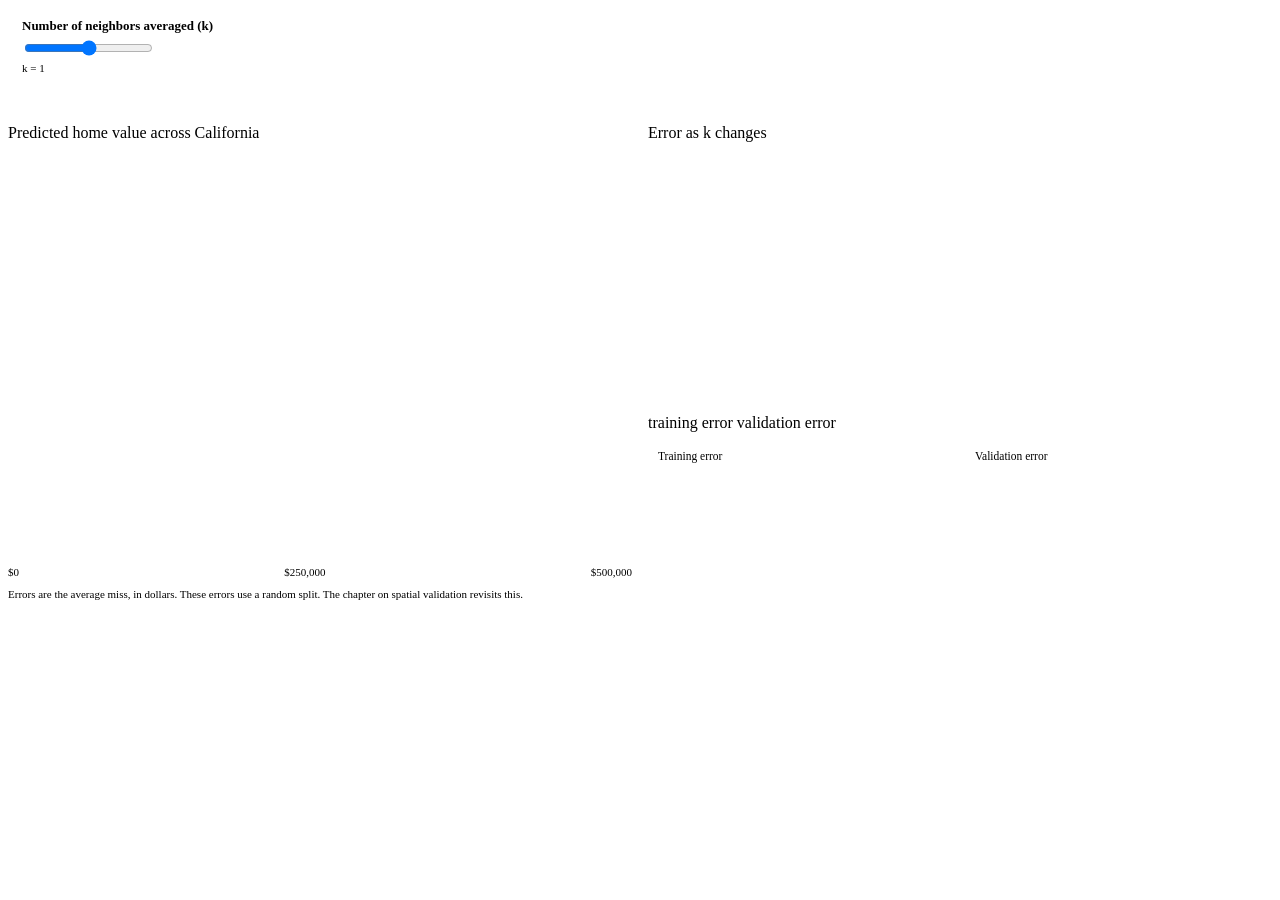
<file: scripts/templates/knn-validation.html>
<!DOCTYPE html>
<html lang="en">
<head>
<meta charset="UTF-8">
<meta name="viewport" content="width=device-width, initial-scale=1.0">
<title>Nearest neighbors explorer</title>
<style>
/*__BASE_CSS__*/
  .grid { display: grid; grid-template-columns: minmax(0, 1fr) minmax(0, 1fr); gap: 1rem; align-items: start; }
  .kbox { background: var(--surface2); border-radius: 10px; padding: 10px 14px 12px; margin-bottom: 1rem; }
  .kbox .top { display: flex; justify-content: space-between; align-items: baseline; font-size: 13px; font-weight: 600; margin-bottom: 4px; }
  .kbox .top span { font-size: 20px; color: var(--purple); font-variant-numeric: tabular-nums; }
  .kbox .sub { font-size: 12px; color: var(--text2); min-height: 18px; margin-top: 4px; }
  .ends { display: flex; justify-content: space-between; font-size: 11px; color: var(--text3); margin-top: 2px; }
  .reads { display: flex; gap: 10px; margin-top: 10px; }
  .reads > div { flex: 1; background: var(--surface2); border-radius: 9px; padding: 8px 10px; }
  .reads .lab { font-size: 11.5px; color: var(--text2); }
  .reads .v { font-size: 20px; font-weight: 700; font-variant-numeric: tabular-nums; }
  .cbar { height: 10px; border-radius: 5px; margin-top: 8px; }
  .cbar-l { display: flex; justify-content: space-between; font-size: 11px; color: var(--text3); margin-top: 2px; }
  .foot { font-size: 11px; color: var(--text3); margin-top: 10px; }
  @media (max-width: 700px) { .grid { grid-template-columns: 1fr; } }
</style>
</head>
<body>
<div class="wrap">
  <div class="kbox">
    <div class="top">Number of neighbors averaged (k) <span id="kv"></span></div>
    <input type="range" id="sl" min="0" step="1">
    <div class="ends"><span>k = 1</span><span id="kEnd"></span></div>
    <div class="sub" id="ksub"></div>
  </div>
  <div class="grid">
    <div>
      <div class="panel-title">Predicted home value across California</div>
      <canvas id="map" height="400"></canvas>
      <div class="cbar" id="cbar"></div>
      <div class="cbar-l"><span>$0</span><span>$250,000</span><span>$500,000</span></div>
    </div>
    <div>
      <div class="panel-title">Error as k changes</div>
      <canvas id="chart" height="260"></canvas>
      <div class="legend" style="margin-top:8px">
        <span><span class="sw" style="background:var(--blue)"></span>training error</span>
        <span><span class="sw" style="background:var(--purple)"></span>validation error</span>
      </div>
      <div class="reads">
        <div><div class="lab">Training error</div><div class="v" id="rTr"></div></div>
        <div><div class="lab">Validation error</div><div class="v" id="rVa"></div></div>
      </div>
    </div>
  </div>
  <div class="foot">Errors are the average miss, in dollars. These errors use a random split. The chapter on spatial validation revisits this.</div>
</div>
<script>
const D = /*__DATA__*/null;   // ks, train, val (dollars), grid {lon0, lat0, step, nx, ny, cells (flat index), pred[k][cell] in thousands of dollars}
const css = n => getComputedStyle(document.documentElement).getPropertyValue(n).trim();
const money = v => '$' + Math.round(v).toLocaleString('en-US');
const KS = D.ks, NK = KS.length;
const sl = document.getElementById('sl'); sl.max = NK - 1; sl.value = 0;
document.getElementById('kEnd').textContent = 'k = ' + KS[NK - 1].toLocaleString('en-US') + ' (every training block group)';
let idx = 0;

// colour ramp for predicted values, $0 to $500,000
const STOPS = [[0, '#f6efd9'], [0.25, '#f0c27a'], [0.5, '#dd7a4a'], [0.75, '#9b2f6a'], [1, '#2a1255']];
function hex(c) { return [1, 3, 5].map(i => parseInt(c.slice(i, i + 2), 16)); }
function ramp(t) {
  t = Math.max(0, Math.min(1, t));
  for (let i = 1; i < STOPS.length; i++) if (t <= STOPS[i][0]) {
    const a = STOPS[i - 1], b = STOPS[i], f = (t - a[0]) / (b[0] - a[0]), ca = hex(a[1]), cb = hex(b[1]);
    return 'rgb(' + ca.map((v, j) => Math.round(v + (cb[j] - v) * f)).join(',') + ')';
  }
}
document.getElementById('cbar').style.background = 'linear-gradient(to right,' + STOPS.map(s => s[1] + ' ' + (s[0] * 100) + '%').join(',') + ')';

const map = document.getElementById('map'), mctx = map.getContext('2d');
const G = D.grid, K = Math.cos(37.3 * Math.PI / 180);
let MW = 0, MH = 0, MS = 1;
function layoutMap() {
  const dpr = window.devicePixelRatio || 1;
  MW = map.clientWidth;
  const spanX = G.nx * G.step * K, spanY = G.ny * G.step;
  MH = Math.round(Math.min(520, MW * spanY / spanX)); MS = Math.min(MW / spanX, MH / spanY);
  map.style.height = MH + 'px'; map.width = MW * dpr; map.height = MH * dpr; mctx.setTransform(dpr, 0, 0, dpr, 0, 0);
}
function drawMap() {
  mctx.clearRect(0, 0, MW, MH);
  const cw = G.step * K * MS, ch = G.step * MS, ox = (MW - G.nx * cw) / 2, oy = (MH - G.ny * ch) / 2;
  const preds = G.pred[idx];
  for (let c = 0; c < G.cells.length; c++) {
    const ix = G.cells[c] % G.nx, iy = Math.floor(G.cells[c] / G.nx);
    mctx.fillStyle = ramp(preds[c] / 500);
    mctx.fillRect(ox + ix * cw, MH - oy - (iy + 1) * ch, cw + 0.6, ch + 0.6);
  }
}

const chart = document.getElementById('chart'), cctx = chart.getContext('2d');
let CW = 0, CH = 0;
const CP = { l: 52, r: 12, t: 10, b: 38 }, YMAX = 100000;
const lx = k => CP.l + Math.log10(k) / Math.log10(KS[NK - 1]) * (CW - CP.l - CP.r);
const ly = v => CH - CP.b - v / YMAX * (CH - CP.t - CP.b);
function layoutChart() {
  const dpr = window.devicePixelRatio || 1;
  CW = chart.clientWidth; CH = Math.round(Math.min(300, Math.max(220, CW * 0.62)));
  chart.style.height = CH + 'px'; chart.width = CW * dpr; chart.height = CH * dpr; cctx.setTransform(dpr, 0, 0, dpr, 0, 0);
}
function drawChart() {
  const text2 = css('--text2'), text3 = css('--text3'), grid = css('--border'), blue = css('--blue'), purple = css('--purple');
  cctx.clearRect(0, 0, CW, CH); cctx.font = '11px -apple-system, "Segoe UI", sans-serif'; cctx.lineWidth = 1;
  for (let v = 0; v <= YMAX; v += 20000) {
    cctx.strokeStyle = grid; cctx.beginPath(); cctx.moveTo(CP.l, ly(v)); cctx.lineTo(CW - CP.r, ly(v)); cctx.stroke();
    cctx.fillStyle = text3; cctx.textAlign = 'right'; cctx.textBaseline = 'middle'; cctx.fillText('$' + (v / 1000) + 'k', CP.l - 6, ly(v));
  }
  [1, 10, 100, 1000, 10000].forEach(k => {
    cctx.strokeStyle = grid; cctx.beginPath(); cctx.moveTo(lx(k), CP.t); cctx.lineTo(lx(k), CH - CP.b); cctx.stroke();
    cctx.fillStyle = text3; cctx.textAlign = 'center'; cctx.textBaseline = 'top'; cctx.fillText(k.toLocaleString('en-US'), lx(k), CH - CP.b + 5);
  });
  cctx.fillStyle = text2; cctx.textBaseline = 'bottom'; cctx.fillText('k (number of neighbors, log scale)', CP.l + (CW - CP.l - CP.r) / 2, CH - 2);
  function curve(vals, color) {
    cctx.strokeStyle = color; cctx.lineWidth = 2.2; cctx.lineJoin = 'round'; cctx.beginPath();
    vals.forEach((v, i) => i ? cctx.lineTo(lx(KS[i]), ly(v)) : cctx.moveTo(lx(KS[i]), ly(v))); cctx.stroke();
    cctx.fillStyle = color; vals.forEach((v, i) => { cctx.beginPath(); cctx.arc(lx(KS[i]), ly(v), 2.4, 0, 6.2832); cctx.fill(); });
  }
  curve(D.train, blue); curve(D.val, purple);
  // marker for the current k
  cctx.strokeStyle = text3; cctx.setLineDash([4, 4]); cctx.lineWidth = 1;
  cctx.beginPath(); cctx.moveTo(lx(KS[idx]), CP.t); cctx.lineTo(lx(KS[idx]), CH - CP.b); cctx.stroke(); cctx.setLineDash([]);
  [[D.train[idx], blue], [D.val[idx], purple]].forEach(([v, c]) => {
    cctx.beginPath(); cctx.arc(lx(KS[idx]), ly(v), 6, 0, 6.2832); cctx.fillStyle = c; cctx.fill();
    cctx.strokeStyle = css('--surface'); cctx.lineWidth = 2; cctx.stroke();
  });
}

function update() {
  const k = KS[idx];
  document.getElementById('kv').textContent = k.toLocaleString('en-US');
  document.getElementById('ksub').textContent = k === 1 ? 'Each place copies the value of its single nearest block group.'
    : idx === NK - 1 ? 'Every place gets the same prediction: the average of all training block groups.'
    : 'Each place gets the average of its ' + k.toLocaleString('en-US') + ' nearest training block groups.';
  document.getElementById('rTr').textContent = money(D.train[idx]);
  document.getElementById('rVa').textContent = money(D.val[idx]);
  drawMap(); drawChart();
}
sl.addEventListener('input', e => { idx = +e.target.value; update(); });
function init() { layoutMap(); layoutChart(); update(); }
window.addEventListener('resize', init);
new MutationObserver(drawChart).observe(document.documentElement, { attributes: true, attributeFilter: ['data-theme'] });
window.matchMedia('(prefers-color-scheme: dark)').addEventListener('change', drawChart);
init();
</script>
<script>
/*__BRIDGE__*/
</script>
</body>
</html>
</file>
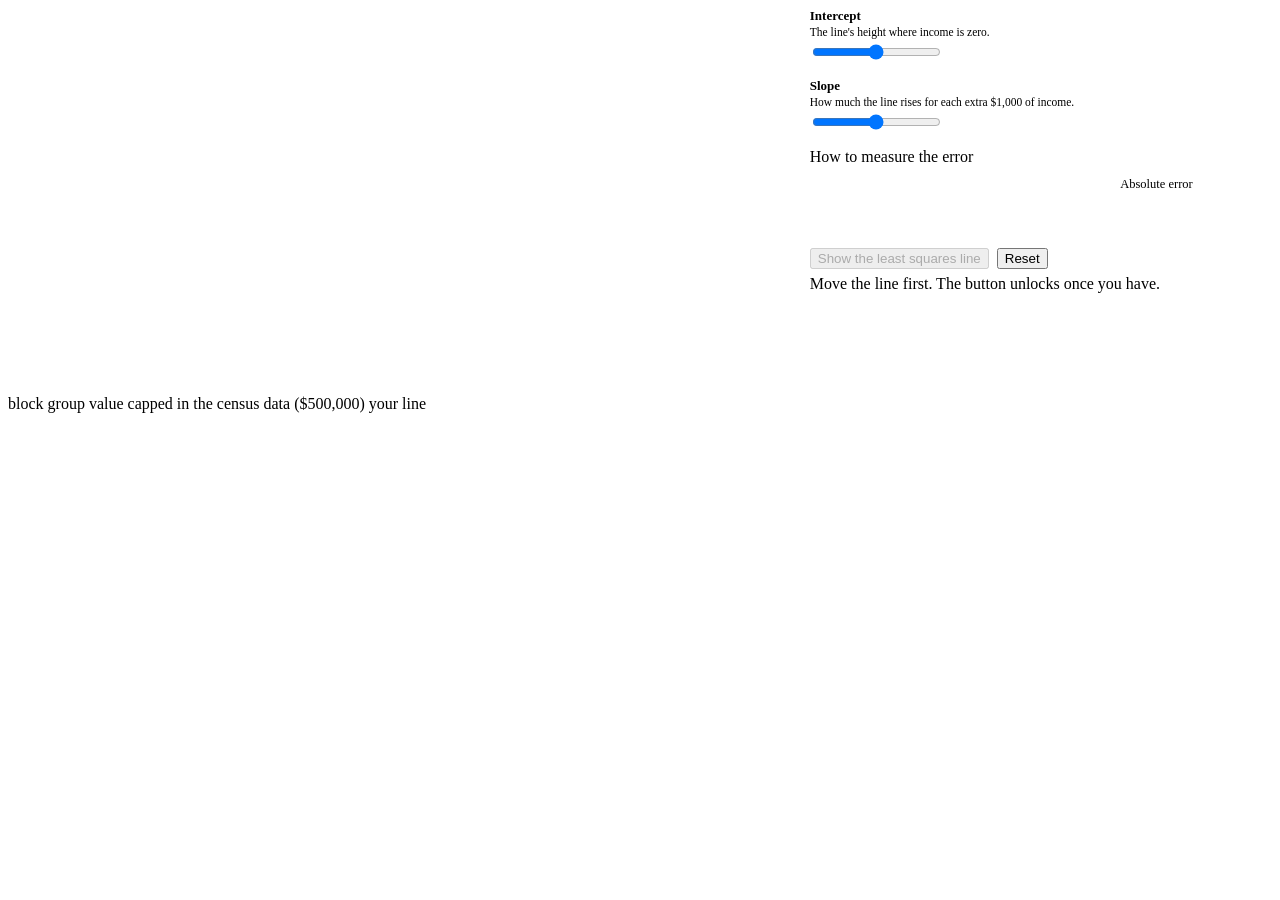
<file: scripts/templates/line-fit.html>
<!DOCTYPE html>
<html lang="en">
<head>
<meta charset="UTF-8">
<meta name="viewport" content="width=device-width, initial-scale=1.0">
<title>Fit a line explorer</title>
<style>
/*__BASE_CSS__*/
  .grid { display: grid; grid-template-columns: minmax(0, 1.7fr) minmax(0, 1fr); gap: 1rem; align-items: start; }
  .ctl { margin-bottom: 14px; }
  .ctl label { display: flex; justify-content: space-between; align-items: baseline; font-size: 13px; font-weight: 600; margin-bottom: 2px; }
  .ctl label span.val { font-weight: 500; color: var(--purple); font-variant-numeric: tabular-nums; }
  .ctl .hint { font-size: 11.5px; color: var(--text3); margin-bottom: 4px; }
  .seg { display: flex; border: 1px solid var(--border2); border-radius: 8px; overflow: hidden; margin-bottom: 14px; }
  .seg button { flex: 1; padding: 7px 8px; font-size: 12.5px; border: none; background: var(--surface2); color: var(--text2); cursor: pointer; font-family: inherit; }
  .seg button.on { background: var(--purple); color: #fff; font-weight: 600; }
  .readout { background: var(--surface2); border-radius: 9px; padding: 10px 12px; margin-bottom: 12px; }
  .readout .big { font-size: 26px; font-weight: 700; font-variant-numeric: tabular-nums; line-height: 1.15; }
  .readout .lab { font-size: 12px; color: var(--text2); }
  .reveal { border: 1px dashed var(--purple-bd); background: var(--purple-bg); color: var(--purple-txt); border-radius: 9px; padding: 9px 12px; font-size: 12.5px; margin-top: 12px; display: none; }
  .reveal b { font-variant-numeric: tabular-nums; }
  .row { display: flex; gap: 8px; flex-wrap: wrap; }
  @media (max-width: 700px) { .grid { grid-template-columns: 1fr; } }
</style>
</head>
<body>
<div class="wrap">
  <div class="grid">
    <div>
      <canvas id="cv" height="380"></canvas>
      <div class="legend">
        <span><span class="sw" style="background:var(--purple)"></span>block group</span>
        <span><span class="sw" style="background:var(--amber)"></span>value capped in the census data ($500,000)</span>
        <span><span class="sw" style="background:transparent;border:2px solid var(--text);width:14px;height:0;border-radius:0;vertical-align:3px"></span>your line</span>
        <span id="lg-best" style="display:none"><span class="sw" style="background:transparent;border-top:2px dashed var(--teal);width:14px;height:0;border-radius:0;vertical-align:3px"></span>best line</span>
      </div>
    </div>
    <div class="panel">
      <div class="ctl">
        <label>Intercept <span class="val" id="vA"></span></label>
        <div class="hint">The line's height where income is zero.</div>
        <input type="range" id="sA" min="-100000" max="300000" step="1000">
      </div>
      <div class="ctl">
        <label>Slope <span class="val" id="vB"></span></label>
        <div class="hint">How much the line rises for each extra $1,000 of income.</div>
        <input type="range" id="sB" min="0" max="10000" step="50">
      </div>
      <div class="panel-title" style="margin-bottom:4px">How to measure the error</div>
      <div class="seg" id="seg">
        <button data-mode="sq" class="on">Squared error</button>
        <button data-mode="abs">Absolute error</button>
      </div>
      <div class="readout">
        <div class="lab" id="rdLab"></div>
        <div class="big" id="rdVal"></div>
        <div class="note" id="rdNote" style="margin-top:3px"></div>
      </div>
      <div class="row">
        <button class="btn primary" id="btnReveal" disabled>Show the least squares line</button>
        <button class="btn" id="btnReset">Reset</button>
      </div>
      <div class="note" id="revealHint" style="margin-top:6px">Move the line first. The button unlocks once you have.</div>
      <div class="reveal" id="reveal"></div>
    </div>
  </div>
</div>
<script>
const D = /*__DATA__*/null;   // x: income in thousands of dollars, y: home value in dollars, capped: 1 if value is at the cap
const N = D.x.length;
const START = { a: 200000, b: 0 };
const state = { a: START.a, b: START.b, mode: 'sq', moved: false, revealed: false };

const cv = document.getElementById('cv'), ctx = cv.getContext('2d');
const money = v => (v < 0 ? '-$' : '$') + Math.round(Math.abs(v)).toLocaleString('en-US');
const css = n => getComputedStyle(document.documentElement).getPropertyValue(n).trim();

function score(a, b, mode) {
  let s = 0;
  for (let i = 0; i < N; i++) { const r = D.y[i] - (a + b * D.x[i]); s += mode === 'abs' ? Math.abs(r) : r * r; }
  return mode === 'abs' ? s / N : Math.sqrt(s / N);
}
const best = () => state.mode === 'abs' ? D.lad : D.ls;

const X0 = 0, X1 = 160, Y0 = 0, Y1 = 520000;
let W = 0, H = 0;
const PAD = { l: 78, r: 14, t: 12, b: 46 };
const px = x => PAD.l + (x - X0) / (X1 - X0) * (W - PAD.l - PAD.r);
const py = y => H - PAD.b - (y - Y0) / (Y1 - Y0) * (H - PAD.t - PAD.b);

function layout() {
  const dpr = window.devicePixelRatio || 1;
  W = cv.clientWidth; H = Math.round(Math.min(430, Math.max(300, W * 0.72)));
  cv.style.height = H + 'px'; cv.width = W * dpr; cv.height = H * dpr;
  ctx.setTransform(dpr, 0, 0, dpr, 0, 0);
}

function lineY(a, b, x) { return a + b * x; }

function draw() {
  const text2 = css('--text2'), text3 = css('--text3'), grid = css('--border'), purple = css('--purple'), amber = css('--amber'), teal = css('--teal'), text = css('--text');
  ctx.clearRect(0, 0, W, H);
  ctx.font = '11px -apple-system, "Segoe UI", sans-serif';
  // grid and ticks
  ctx.lineWidth = 1;
  for (let v = 0; v <= 500000; v += 100000) {
    const y = py(v); ctx.strokeStyle = grid; ctx.beginPath(); ctx.moveTo(PAD.l, y); ctx.lineTo(W - PAD.r, y); ctx.stroke();
    ctx.fillStyle = text3; ctx.textAlign = 'right'; ctx.textBaseline = 'middle'; ctx.fillText('$' + v.toLocaleString('en-US'), PAD.l - 8, y);
  }
  for (let v = 0; v <= 150; v += 30) {
    const x = px(v); ctx.strokeStyle = grid; ctx.beginPath(); ctx.moveTo(x, PAD.t); ctx.lineTo(x, H - PAD.b); ctx.stroke();
    ctx.fillStyle = text3; ctx.textAlign = 'center'; ctx.textBaseline = 'top'; ctx.fillText(String(v), x, H - PAD.b + 6);
  }
  ctx.fillStyle = text2; ctx.textAlign = 'center'; ctx.textBaseline = 'bottom';
  ctx.fillText('Median household income (thousands of dollars)', PAD.l + (W - PAD.l - PAD.r) / 2, H - 4);
  ctx.save(); ctx.translate(12, PAD.t + (H - PAD.t - PAD.b) / 2); ctx.rotate(-Math.PI / 2); ctx.textBaseline = 'middle';
  ctx.fillText('Median home value (dollars)', 0, 0); ctx.restore();

  // residuals
  ctx.lineWidth = 1; ctx.strokeStyle = purple; ctx.globalAlpha = 0.28;
  ctx.beginPath();
  for (let i = 0; i < N; i++) { const x = px(D.x[i]); ctx.moveTo(x, py(D.y[i])); ctx.lineTo(x, py(lineY(state.a, state.b, D.x[i]))); }
  ctx.stroke(); ctx.globalAlpha = 1;

  // points
  for (let i = 0; i < N; i++) {
    ctx.beginPath(); ctx.arc(px(D.x[i]), py(D.y[i]), 3.2, 0, Math.PI * 2);
    ctx.fillStyle = D.capped[i] ? amber : purple; ctx.globalAlpha = 0.75; ctx.fill(); ctx.globalAlpha = 1;
  }

  // lines
  function drawLine(a, b, color, dash, width) {
    ctx.save(); ctx.beginPath(); ctx.rect(PAD.l, PAD.t, W - PAD.l - PAD.r, H - PAD.t - PAD.b); ctx.clip();
    ctx.strokeStyle = color; ctx.lineWidth = width; ctx.setLineDash(dash);
    ctx.beginPath(); ctx.moveTo(px(X0), py(lineY(a, b, X0))); ctx.lineTo(px(X1), py(lineY(a, b, X1))); ctx.stroke(); ctx.restore();
  }
  if (state.revealed) { const L = best(); drawLine(L.a, L.b, teal, [7, 5], 2.2); }
  drawLine(state.a, state.b, text, [], 2.6);
}

function update() {
  document.getElementById('vA').textContent = money(state.a);
  document.getElementById('vB').textContent = money(state.b) + ' per $1,000';
  const mine = score(state.a, state.b, state.mode);
  document.getElementById('rdLab').textContent = state.mode === 'sq' ? 'Error, with big misses counted extra' : 'Error, with every dollar of miss counted the same';
  document.getElementById('rdVal').textContent = money(mine);
  document.getElementById('rdNote').textContent = state.mode === 'sq'
    ? 'A typical miss, but a few far-away dots raise it a lot.' : 'The average distance between a dot and the line.';
  const btn = document.getElementById('btnReveal');
  btn.disabled = !state.moved;
  btn.textContent = state.mode === 'sq' ? 'Show the least squares line' : 'Show the least absolute error line';
  document.getElementById('revealHint').style.display = state.moved ? 'none' : 'block';
  const rv = document.getElementById('reveal');
  document.getElementById('lg-best').style.display = state.revealed ? '' : 'none';
  if (state.revealed) {
    const L = best(), bs = score(L.a, L.b, state.mode);
    rv.style.display = 'block';
    rv.innerHTML = 'Best line for this kind of error: <b>' + money(bs) + '</b><br>Your line: <b>' + money(mine) + '</b>'
      + '<br>The best line starts at <b>' + money(L.a) + '</b> and rises <b>' + money(L.b) + '</b> per $1,000 of income.';
  } else rv.style.display = 'none';
  draw();
}

function touched() { state.moved = true; update(); }
document.getElementById('sA').addEventListener('input', e => { state.a = +e.target.value; touched(); });
document.getElementById('sB').addEventListener('input', e => { state.b = +e.target.value; touched(); });
document.querySelectorAll('#seg button').forEach(b => b.addEventListener('click', () => {
  state.mode = b.dataset.mode;
  document.querySelectorAll('#seg button').forEach(x => x.classList.toggle('on', x === b)); update();
}));
document.getElementById('btnReveal').addEventListener('click', () => { state.revealed = true; update(); });
document.getElementById('btnReset').addEventListener('click', () => {
  state.a = START.a; state.b = START.b; state.moved = false; state.revealed = false;
  document.getElementById('sA').value = state.a; document.getElementById('sB').value = state.b; update();
});

document.getElementById('sA').value = state.a; document.getElementById('sB').value = state.b;
function init() { layout(); update(); }
window.addEventListener('resize', init);
new MutationObserver(draw).observe(document.documentElement, { attributes: true, attributeFilter: ['data-theme'] });
window.matchMedia('(prefers-color-scheme: dark)').addEventListener('change', draw);
init();
</script>
<script>
/*__BRIDGE__*/
</script>
</body>
</html>
</file>
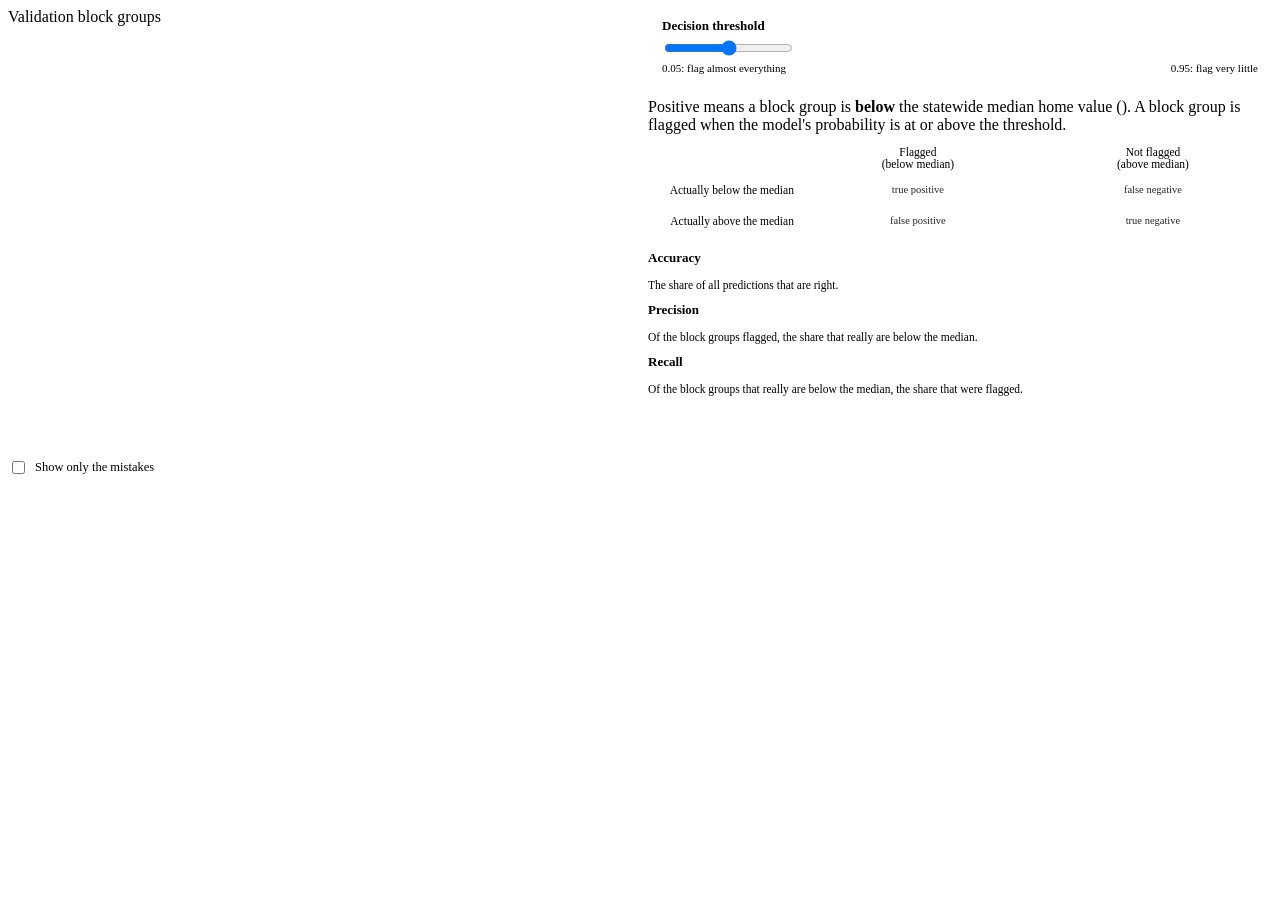
<file: scripts/templates/threshold.html>
<!DOCTYPE html>
<html lang="en">
<head>
<meta charset="UTF-8">
<meta name="viewport" content="width=device-width, initial-scale=1.0">
<title>Decision threshold explorer</title>
<style>
/*__BASE_CSS__*/
  .grid { display: grid; grid-template-columns: minmax(0, 1fr) minmax(0, 1fr); gap: 1rem; align-items: start; }
  .thr { background: var(--surface2); border-radius: 10px; padding: 10px 14px 12px; margin-bottom: 12px; }
  .thr .top { display: flex; justify-content: space-between; align-items: baseline; font-size: 13px; font-weight: 600; margin-bottom: 4px; }
  .thr .top span { font-size: 22px; color: var(--purple); font-variant-numeric: tabular-nums; }
  .thr .ends { display: flex; justify-content: space-between; font-size: 11px; color: var(--text3); margin-top: 2px; }
  table.cm { width: 100%; border-collapse: separate; border-spacing: 4px; font-size: 12px; margin-bottom: 4px; }
  table.cm th { font-weight: 500; color: var(--text2); font-size: 11.5px; padding: 2px 4px; text-align: center; }
  table.cm th.rowh { text-align: right; width: 24%; }
  table.cm td { border-radius: 8px; padding: 8px 6px; text-align: center; }
  table.cm td .n { font-size: 20px; font-weight: 700; font-variant-numeric: tabular-nums; line-height: 1.1; }
  table.cm td .t { font-size: 10.5px; opacity: .85; }
  .tp { background: color-mix(in srgb, var(--teal) 20%, var(--surface)); color: var(--text); border: 1px solid var(--teal); }
  .tn { background: var(--surface2); border: 1px solid var(--border2); }
  .fp { background: color-mix(in srgb, var(--amber) 22%, var(--surface)); border: 1px solid var(--amber); }
  .fn { background: color-mix(in srgb, var(--red) 20%, var(--surface)); border: 1px solid var(--red); }
  .metric { margin-bottom: 9px; }
  .metric .m1 { display: flex; justify-content: space-between; font-size: 13px; font-weight: 600; }
  .metric .m1 span { font-variant-numeric: tabular-nums; color: var(--purple); }
  .bar { height: 6px; border-radius: 3px; background: var(--border); overflow: hidden; margin: 3px 0 2px; }
  .bar > div { height: 100%; background: var(--purple); border-radius: 3px; }
  .metric .def { font-size: 11.5px; color: var(--text3); line-height: 1.4; }
  label.chk { display: flex; gap: 7px; align-items: center; font-size: 12.5px; color: var(--text2); margin-top: 8px; cursor: pointer; }
  .legend .sw { width: 10px; height: 10px; }
  @media (max-width: 700px) { .grid { grid-template-columns: 1fr; } }
</style>
</head>
<body>
<div class="wrap">
  <div class="grid">
    <div>
      <div class="panel-title">Validation block groups</div>
      <canvas id="cv" height="420"></canvas>
      <div class="legend" id="lg"></div>
      <label class="chk"><input type="checkbox" id="onlyErr"> Show only the mistakes</label>
    </div>
    <div>
      <div class="thr">
        <div class="top">Decision threshold <span id="tv"></span></div>
        <input type="range" id="sl" min="5" max="95" step="1" value="50">
        <div class="ends"><span>0.05: flag almost everything</span><span>0.95: flag very little</span></div>
      </div>
      <div class="note" style="margin-bottom:6px">Positive means a block group is <b>below</b> the statewide median home value (<span id="medv"></span>). A block group is flagged when the model's probability is at or above the threshold.</div>
      <table class="cm">
        <tr><th></th><th>Flagged<br>(below median)</th><th>Not flagged<br>(above median)</th></tr>
        <tr><th class="rowh">Actually below the median</th><td class="tp"><div class="n" id="tpN"></div><div class="t">true positive</div></td><td class="fn"><div class="n" id="fnN"></div><div class="t">false negative</div></td></tr>
        <tr><th class="rowh">Actually above the median</th><td class="fp"><div class="n" id="fpN"></div><div class="t">false positive</div></td><td class="tn"><div class="n" id="tnN"></div><div class="t">true negative</div></td></tr>
      </table>
      <div style="height:8px"></div>
      <div class="metric"><div class="m1">Accuracy <span id="mAcc"></span></div><div class="bar"><div id="bAcc"></div></div><div class="def">The share of all predictions that are right.</div></div>
      <div class="metric"><div class="m1">Precision <span id="mPre"></span></div><div class="bar"><div id="bPre"></div></div><div class="def">Of the block groups flagged, the share that really are below the median.</div></div>
      <div class="metric"><div class="m1">Recall <span id="mRec"></span></div><div class="bar"><div id="bRec"></div></div><div class="def">Of the block groups that really are below the median, the share that were flagged.</div></div>
    </div>
  </div>
</div>
<script>
const D = /*__DATA__*/null;   // lon, lat (hundredths of a degree), p (probability below median, thousandths), y (1 = actually below median)
const N = D.lon.length;
document.getElementById('medv').textContent = '$' + D.median.toLocaleString('en-US');
const cv = document.getElementById('cv'), ctx = cv.getContext('2d');
const css = n => getComputedStyle(document.documentElement).getPropertyValue(n).trim();
const state = { t: 0.5, onlyErr: false };
const LON0 = Math.min(...D.lon) / 100 - 0.2, LON1 = Math.max(...D.lon) / 100 + 0.2;
const LAT0 = Math.min(...D.lat) / 100 - 0.2, LAT1 = Math.max(...D.lat) / 100 + 0.2;
const K = Math.cos(37.3 * Math.PI / 180);
let W = 0, H = 0, S = 1, OX = 0, OY = 0;

function layout() {
  const dpr = window.devicePixelRatio || 1;
  W = cv.clientWidth;
  const spanX = (LON1 - LON0) * K, spanY = LAT1 - LAT0;
  H = Math.round(Math.min(520, W * spanY / spanX)); S = Math.min(W / spanX, H / spanY);
  OX = (W - spanX * S) / 2; OY = (H - spanY * S) / 2;
  cv.style.height = H + 'px'; cv.width = W * dpr; cv.height = H * dpr; ctx.setTransform(dpr, 0, 0, dpr, 0, 0);
}
const X = i => OX + (D.lon[i] / 100 - LON0) * K * S;
const Y = i => H - OY - (D.lat[i] / 100 - LAT0) * S;

function outcome(i) {
  const flagged = D.p[i] / 1000 >= state.t, actual = D.y[i] === 1;
  return flagged ? (actual ? 'tp' : 'fp') : (actual ? 'fn' : 'tn');
}

function render() {
  const col = { tp: css('--teal'), fp: css('--amber'), fn: css('--red'), tn: css('--text3') };
  const counts = { tp: 0, fp: 0, fn: 0, tn: 0 };
  const out = new Array(N);
  for (let i = 0; i < N; i++) { out[i] = outcome(i); counts[out[i]]++; }
  ctx.clearRect(0, 0, W, H);
  // correct predictions first, mistakes on top
  const order = ['tn', 'tp', 'fp', 'fn'];
  for (const k of order) {
    const isErr = k === 'fp' || k === 'fn';
    if (state.onlyErr && !isErr) continue;
    ctx.fillStyle = col[k]; ctx.globalAlpha = isErr ? 0.9 : (state.onlyErr ? 0 : 0.5);
    for (let i = 0; i < N; i++) if (out[i] === k) { ctx.beginPath(); ctx.arc(X(i), Y(i), isErr ? 2.3 : 1.8, 0, 6.2832); ctx.fill(); }
  }
  ctx.globalAlpha = 1;

  const { tp, fp, fn, tn } = counts, pct = v => (100 * v).toFixed(1) + '%';
  const acc = (tp + tn) / N, pre = tp + fp ? tp / (tp + fp) : 0, rec = tp / (tp + fn);
  document.getElementById('tv').textContent = state.t.toFixed(2);
  [['tpN', tp], ['fnN', fn], ['fpN', fp], ['tnN', tn]].forEach(([id, v]) => document.getElementById(id).textContent = v.toLocaleString('en-US'));
  [['Acc', acc], ['Pre', pre], ['Rec', rec]].forEach(([k, v]) => { document.getElementById('m' + k).textContent = pct(v); document.getElementById('b' + k).style.width = (100 * v) + '%'; });
  document.getElementById('lg').innerHTML =
    '<span><span class="sw" style="background:' + col.tp + '"></span>true positive (' + tp.toLocaleString('en-US') + ')</span>'
    + '<span><span class="sw" style="background:' + col.fp + '"></span>false positive (' + fp.toLocaleString('en-US') + ')</span>'
    + '<span><span class="sw" style="background:' + col.fn + '"></span>false negative (' + fn.toLocaleString('en-US') + ')</span>'
    + '<span><span class="sw" style="background:' + col.tn + '"></span>true negative (' + tn.toLocaleString('en-US') + ')</span>';
}

document.getElementById('sl').addEventListener('input', e => { state.t = +e.target.value / 100; render(); });
document.getElementById('onlyErr').addEventListener('change', e => { state.onlyErr = e.target.checked; render(); });
function init() { layout(); render(); }
window.addEventListener('resize', init);
new MutationObserver(render).observe(document.documentElement, { attributes: true, attributeFilter: ['data-theme'] });
window.matchMedia('(prefers-color-scheme: dark)').addEventListener('change', render);
init();
</script>
<script>
/*__BRIDGE__*/
</script>
</body>
</html>
</file>
<file: _book/site_libs/quarto-html/tippy.css>
.tippy-box[data-animation=fade][data-state=hidden]{opacity:0}[data-tippy-root]{max-width:calc(100vw - 10px)}.tippy-box{position:relative;background-color:#333;color:#fff;border-radius:4px;font-size:14px;line-height:1.4;white-space:normal;outline:0;transition-property:transform,visibility,opacity}.tippy-box[data-placement^=top]>.tippy-arrow{bottom:0}.tippy-box[data-placement^=top]>.tippy-arrow:before{bottom:-7px;left:0;border-width:8px 8px 0;border-top-color:initial;transform-origin:center top}.tippy-box[data-placement^=bottom]>.tippy-arrow{top:0}.tippy-box[data-placement^=bottom]>.tippy-arrow:before{top:-7px;left:0;border-width:0 8px 8px;border-bottom-color:initial;transform-origin:center bottom}.tippy-box[data-placement^=left]>.tippy-arrow{right:0}.tippy-box[data-placement^=left]>.tippy-arrow:before{border-width:8px 0 8px 8px;border-left-color:initial;right:-7px;transform-origin:center left}.tippy-box[data-placement^=right]>.tippy-arrow{left:0}.tippy-box[data-placement^=right]>.tippy-arrow:before{left:-7px;border-width:8px 8px 8px 0;border-right-color:initial;transform-origin:center right}.tippy-box[data-inertia][data-state=visible]{transition-timing-function:cubic-bezier(.54,1.5,.38,1.11)}.tippy-arrow{width:16px;height:16px;color:#333}.tippy-arrow:before{content:"";position:absolute;border-color:transparent;border-style:solid}.tippy-content{position:relative;padding:5px 9px;z-index:1}
</file>
<file: _book/site_libs/quarto-html/quarto-syntax-highlighting-bf27225e3a48a9273f3daa8f8e829971.css>
/* quarto syntax highlight colors */
:root {
  --quarto-hl-ot-color: #003B4F;
  --quarto-hl-at-color: #657422;
  --quarto-hl-ss-color: #20794D;
  --quarto-hl-an-color: #5E5E5E;
  --quarto-hl-fu-color: #4758AB;
  --quarto-hl-st-color: #20794D;
  --quarto-hl-cf-color: #003B4F;
  --quarto-hl-op-color: #5E5E5E;
  --quarto-hl-er-color: #AD0000;
  --quarto-hl-bn-color: #AD0000;
  --quarto-hl-al-color: #AD0000;
  --quarto-hl-va-color: #111111;
  --quarto-hl-bu-color: inherit;
  --quarto-hl-ex-color: inherit;
  --quarto-hl-pp-color: #AD0000;
  --quarto-hl-in-color: #5E5E5E;
  --quarto-hl-vs-color: #20794D;
  --quarto-hl-wa-color: #5E5E5E;
  --quarto-hl-do-color: #5E5E5E;
  --quarto-hl-im-color: #00769E;
  --quarto-hl-ch-color: #20794D;
  --quarto-hl-dt-color: #AD0000;
  --quarto-hl-fl-color: #AD0000;
  --quarto-hl-co-color: #5E5E5E;
  --quarto-hl-cv-color: #5E5E5E;
  --quarto-hl-cn-color: #8f5902;
  --quarto-hl-sc-color: #5E5E5E;
  --quarto-hl-dv-color: #AD0000;
  --quarto-hl-kw-color: #003B4F;
}

/* other quarto variables */
:root {
  --quarto-font-monospace: SFMono-Regular, Menlo, Monaco, Consolas, "Liberation Mono", "Courier New", monospace;
}

/* syntax highlight based on Pandoc's rules */
pre > code.sourceCode > span {
  color: #003B4F;
}

code.sourceCode > span {
  color: #003B4F;
}

div.sourceCode,
div.sourceCode pre.sourceCode {
  color: #003B4F;
}

/* Normal */
code span {
  color: #003B4F;
}

/* Alert */
code span.al {
  color: #AD0000;
  font-style: inherit;
}

/* Annotation */
code span.an {
  color: #5E5E5E;
  font-style: inherit;
}

/* Attribute */
code span.at {
  color: #657422;
  font-style: inherit;
}

/* BaseN */
code span.bn {
  color: #AD0000;
  font-style: inherit;
}

/* BuiltIn */
code span.bu {
  font-style: inherit;
}

/* ControlFlow */
code span.cf {
  color: #003B4F;
  font-weight: bold;
  font-style: inherit;
}

/* Char */
code span.ch {
  color: #20794D;
  font-style: inherit;
}

/* Constant */
code span.cn {
  color: #8f5902;
  font-style: inherit;
}

/* Comment */
code span.co {
  color: #5E5E5E;
  font-style: inherit;
}

/* CommentVar */
code span.cv {
  color: #5E5E5E;
  font-style: italic;
}

/* Documentation */
code span.do {
  color: #5E5E5E;
  font-style: italic;
}

/* DataType */
code span.dt {
  color: #AD0000;
  font-style: inherit;
}

/* DecVal */
code span.dv {
  color: #AD0000;
  font-style: inherit;
}

/* Error */
code span.er {
  color: #AD0000;
  font-style: inherit;
}

/* Extension */
code span.ex {
  font-style: inherit;
}

/* Float */
code span.fl {
  color: #AD0000;
  font-style: inherit;
}

/* Function */
code span.fu {
  color: #4758AB;
  font-style: inherit;
}

/* Import */
code span.im {
  color: #00769E;
  font-style: inherit;
}

/* Information */
code span.in {
  color: #5E5E5E;
  font-style: inherit;
}

/* Keyword */
code span.kw {
  color: #003B4F;
  font-weight: bold;
  font-style: inherit;
}

/* Operator */
code span.op {
  color: #5E5E5E;
  font-style: inherit;
}

/* Other */
code span.ot {
  color: #003B4F;
  font-style: inherit;
}

/* Preprocessor */
code span.pp {
  color: #AD0000;
  font-style: inherit;
}

/* SpecialChar */
code span.sc {
  color: #5E5E5E;
  font-style: inherit;
}

/* SpecialString */
code span.ss {
  color: #20794D;
  font-style: inherit;
}

/* String */
code span.st {
  color: #20794D;
  font-style: inherit;
}

/* Variable */
code span.va {
  color: #111111;
  font-style: inherit;
}

/* VerbatimString */
code span.vs {
  color: #20794D;
  font-style: inherit;
}

/* Warning */
code span.wa {
  color: #5E5E5E;
  font-style: italic;
}

.prevent-inlining {
  content: "</";
}

/*# sourceMappingURL=8be38f48d34c45af72792cbd699585e7.css.map */
</file>
<file: _book/site_libs/quarto-html/quarto-syntax-highlighting-dark-b626d73c4c936ccc3cb08be7d45d1df6.css>
/* quarto syntax highlight colors */
:root {
  --quarto-hl-al-color: #f07178;
  --quarto-hl-an-color: #d4d0ab;
  --quarto-hl-at-color: #00e0e0;
  --quarto-hl-bn-color: #d4d0ab;
  --quarto-hl-bu-color: #abe338;
  --quarto-hl-ch-color: #abe338;
  --quarto-hl-co-color: #f8f8f2;
  --quarto-hl-cv-color: #ffd700;
  --quarto-hl-cn-color: #ffd700;
  --quarto-hl-cf-color: #ffa07a;
  --quarto-hl-dt-color: #ffa07a;
  --quarto-hl-dv-color: #d4d0ab;
  --quarto-hl-do-color: #f8f8f2;
  --quarto-hl-er-color: #f07178;
  --quarto-hl-ex-color: #00e0e0;
  --quarto-hl-fl-color: #d4d0ab;
  --quarto-hl-fu-color: #ffa07a;
  --quarto-hl-im-color: #abe338;
  --quarto-hl-in-color: #d4d0ab;
  --quarto-hl-kw-color: #ffa07a;
  --quarto-hl-op-color: #ffa07a;
  --quarto-hl-ot-color: #00e0e0;
  --quarto-hl-pp-color: #dcc6e0;
  --quarto-hl-re-color: #00e0e0;
  --quarto-hl-sc-color: #abe338;
  --quarto-hl-ss-color: #abe338;
  --quarto-hl-st-color: #abe338;
  --quarto-hl-va-color: #00e0e0;
  --quarto-hl-vs-color: #abe338;
  --quarto-hl-wa-color: #dcc6e0;
}

/* other quarto variables */
:root {
  --quarto-font-monospace: SFMono-Regular, Menlo, Monaco, Consolas, "Liberation Mono", "Courier New", monospace;
}

/* syntax highlight based on Pandoc's rules */
pre > code.sourceCode > span {
  color: #f8f8f2;
}

code.sourceCode > span {
  color: #f8f8f2;
}

div.sourceCode,
div.sourceCode pre.sourceCode {
  color: #f8f8f2;
}

/* Normal */
code span {
  color: #f8f8f2;
}

/* Alert */
code span.al {
  color: #f07178;
}

/* Annotation */
code span.an {
  color: #d4d0ab;
}

/* Attribute */
code span.at {
  color: #00e0e0;
}

/* BaseN */
code span.bn {
  color: #d4d0ab;
}

/* BuiltIn */
code span.bu {
  color: #abe338;
}

/* ControlFlow */
code span.cf {
  font-weight: bold;
  color: #ffa07a;
}

/* Char */
code span.ch {
  color: #abe338;
}

/* Constant */
code span.cn {
  color: #ffd700;
}

/* Comment */
code span.co {
  font-style: italic;
  color: #f8f8f2;
}

/* CommentVar */
code span.cv {
  color: #ffd700;
}

/* Documentation */
code span.do {
  color: #f8f8f2;
}

/* DataType */
code span.dt {
  color: #ffa07a;
}

/* DecVal */
code span.dv {
  color: #d4d0ab;
}

/* Error */
code span.er {
  color: #f07178;
  text-decoration: underline;
}

/* Extension */
code span.ex {
  font-weight: bold;
  color: #00e0e0;
}

/* Float */
code span.fl {
  color: #d4d0ab;
}

/* Function */
code span.fu {
  color: #ffa07a;
}

/* Import */
code span.im {
  color: #abe338;
}

/* Information */
code span.in {
  color: #d4d0ab;
}

/* Keyword */
code span.kw {
  font-weight: bold;
  color: #ffa07a;
}

/* Operator */
code span.op {
  color: #ffa07a;
}

/* Other */
code span.ot {
  color: #00e0e0;
}

/* Preprocessor */
code span.pp {
  color: #dcc6e0;
}

/* RegionMarker */
code span.re {
  background-color: #f8f8f2;
  color: #00e0e0;
}

/* SpecialChar */
code span.sc {
  color: #abe338;
}

/* SpecialString */
code span.ss {
  color: #abe338;
}

/* String */
code span.st {
  color: #abe338;
}

/* Variable */
code span.va {
  color: #00e0e0;
}

/* VerbatimString */
code span.vs {
  color: #abe338;
}

/* Warning */
code span.wa {
  color: #dcc6e0;
}

.prevent-inlining {
  content: "</";
}

/*# sourceMappingURL=a269c63e8167c3ae395728e86feb0848.css.map */
</file>
